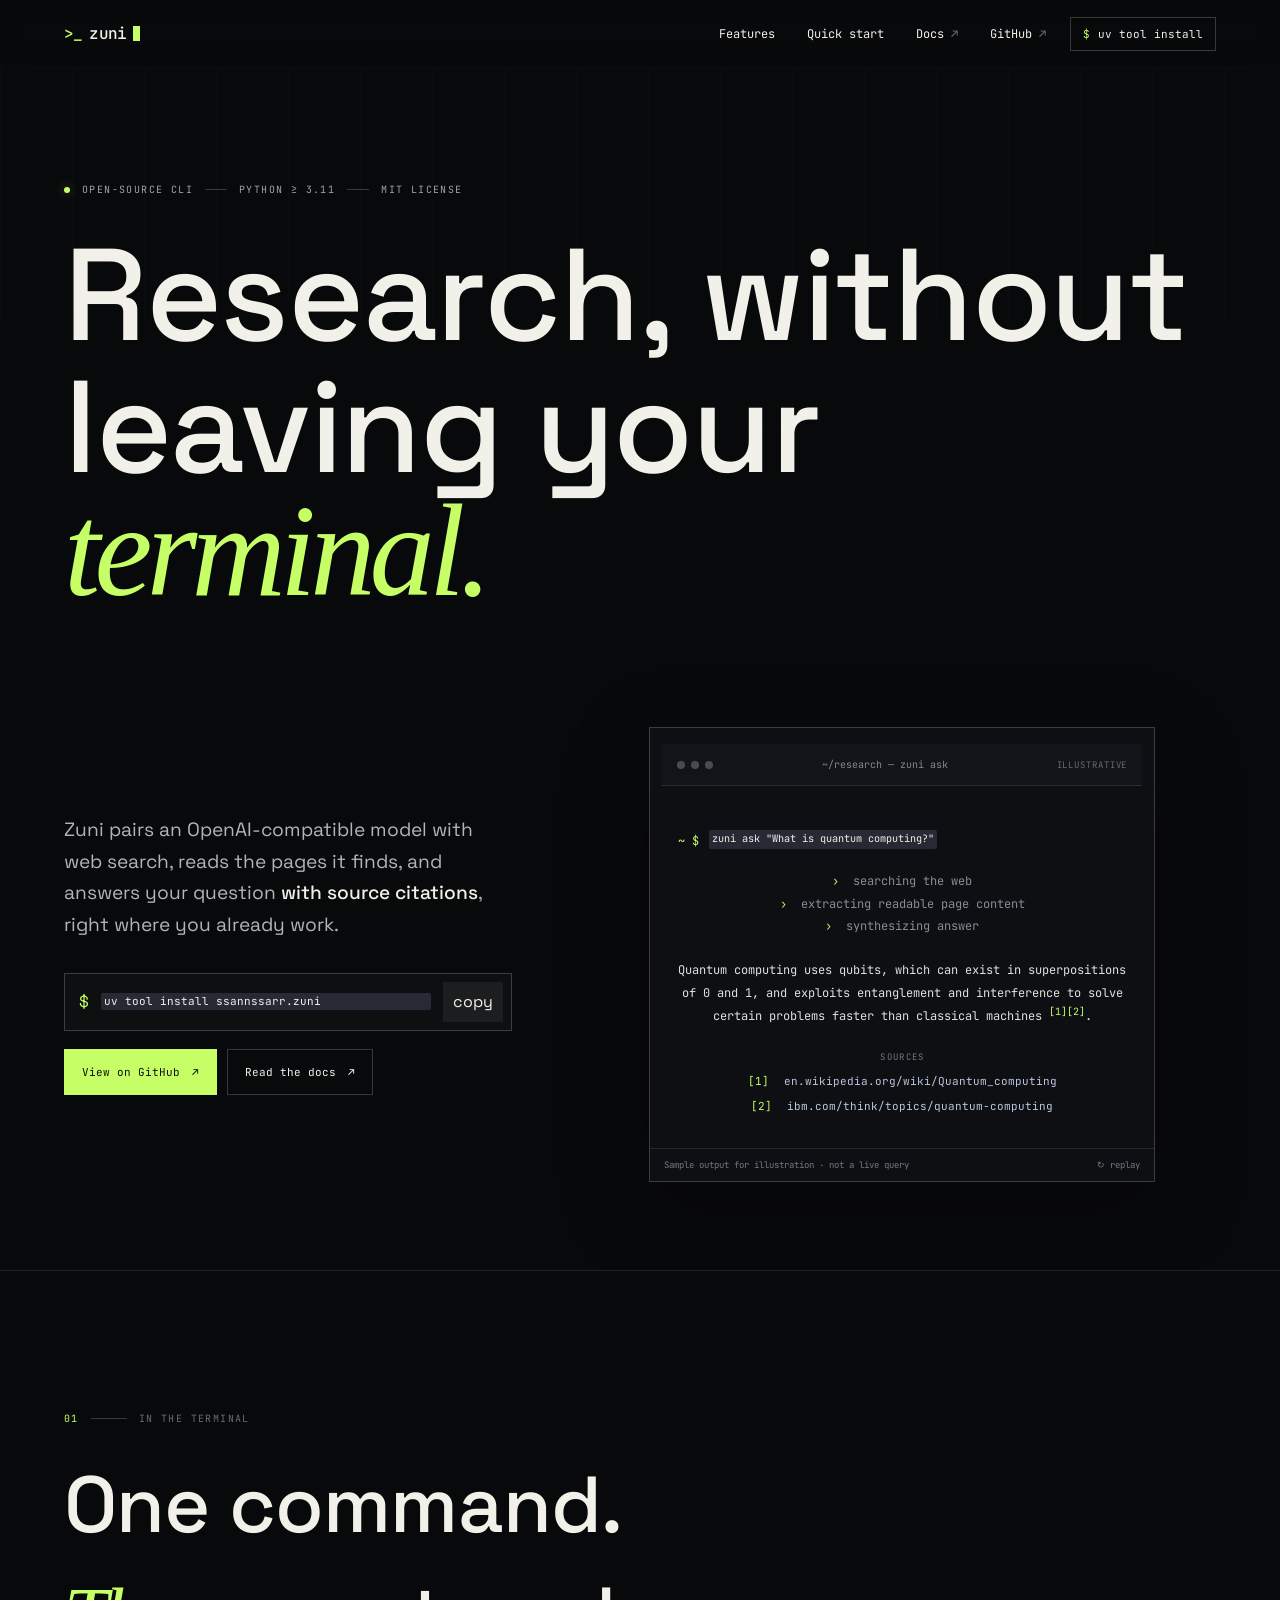
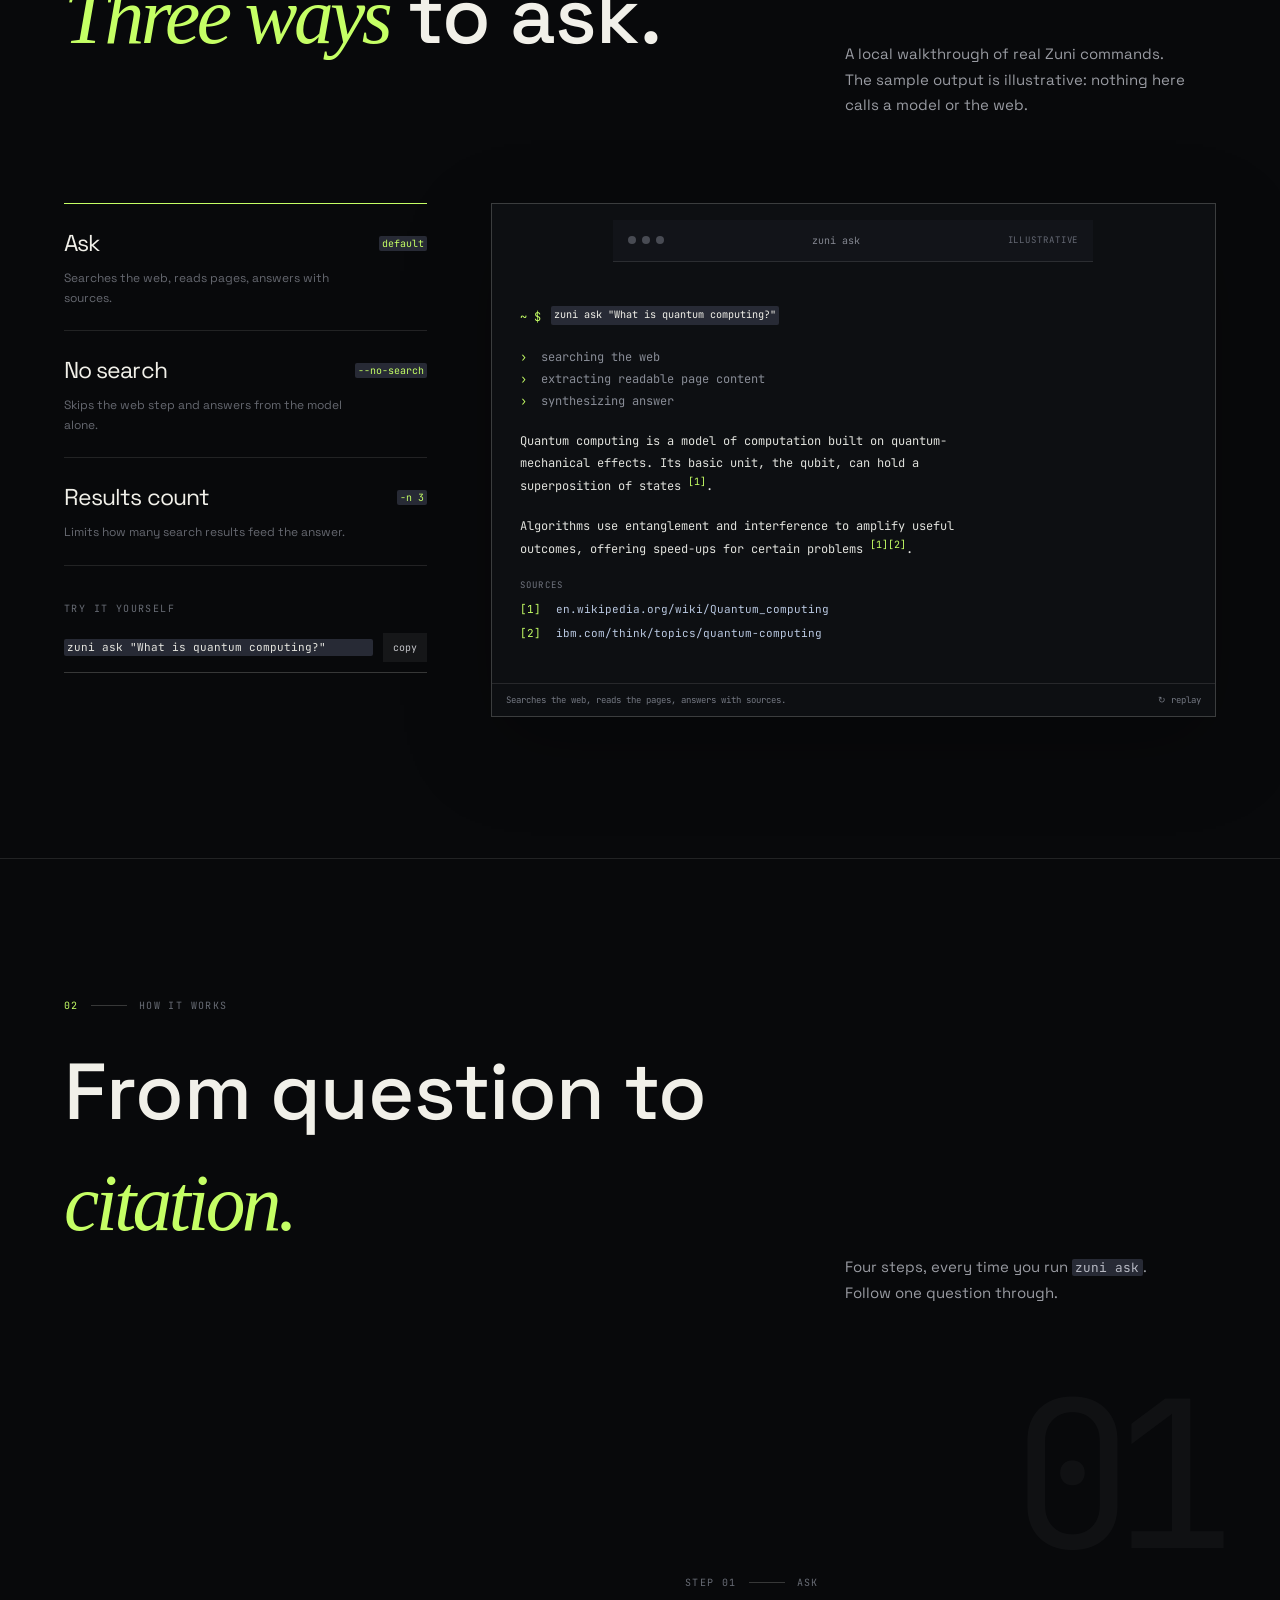
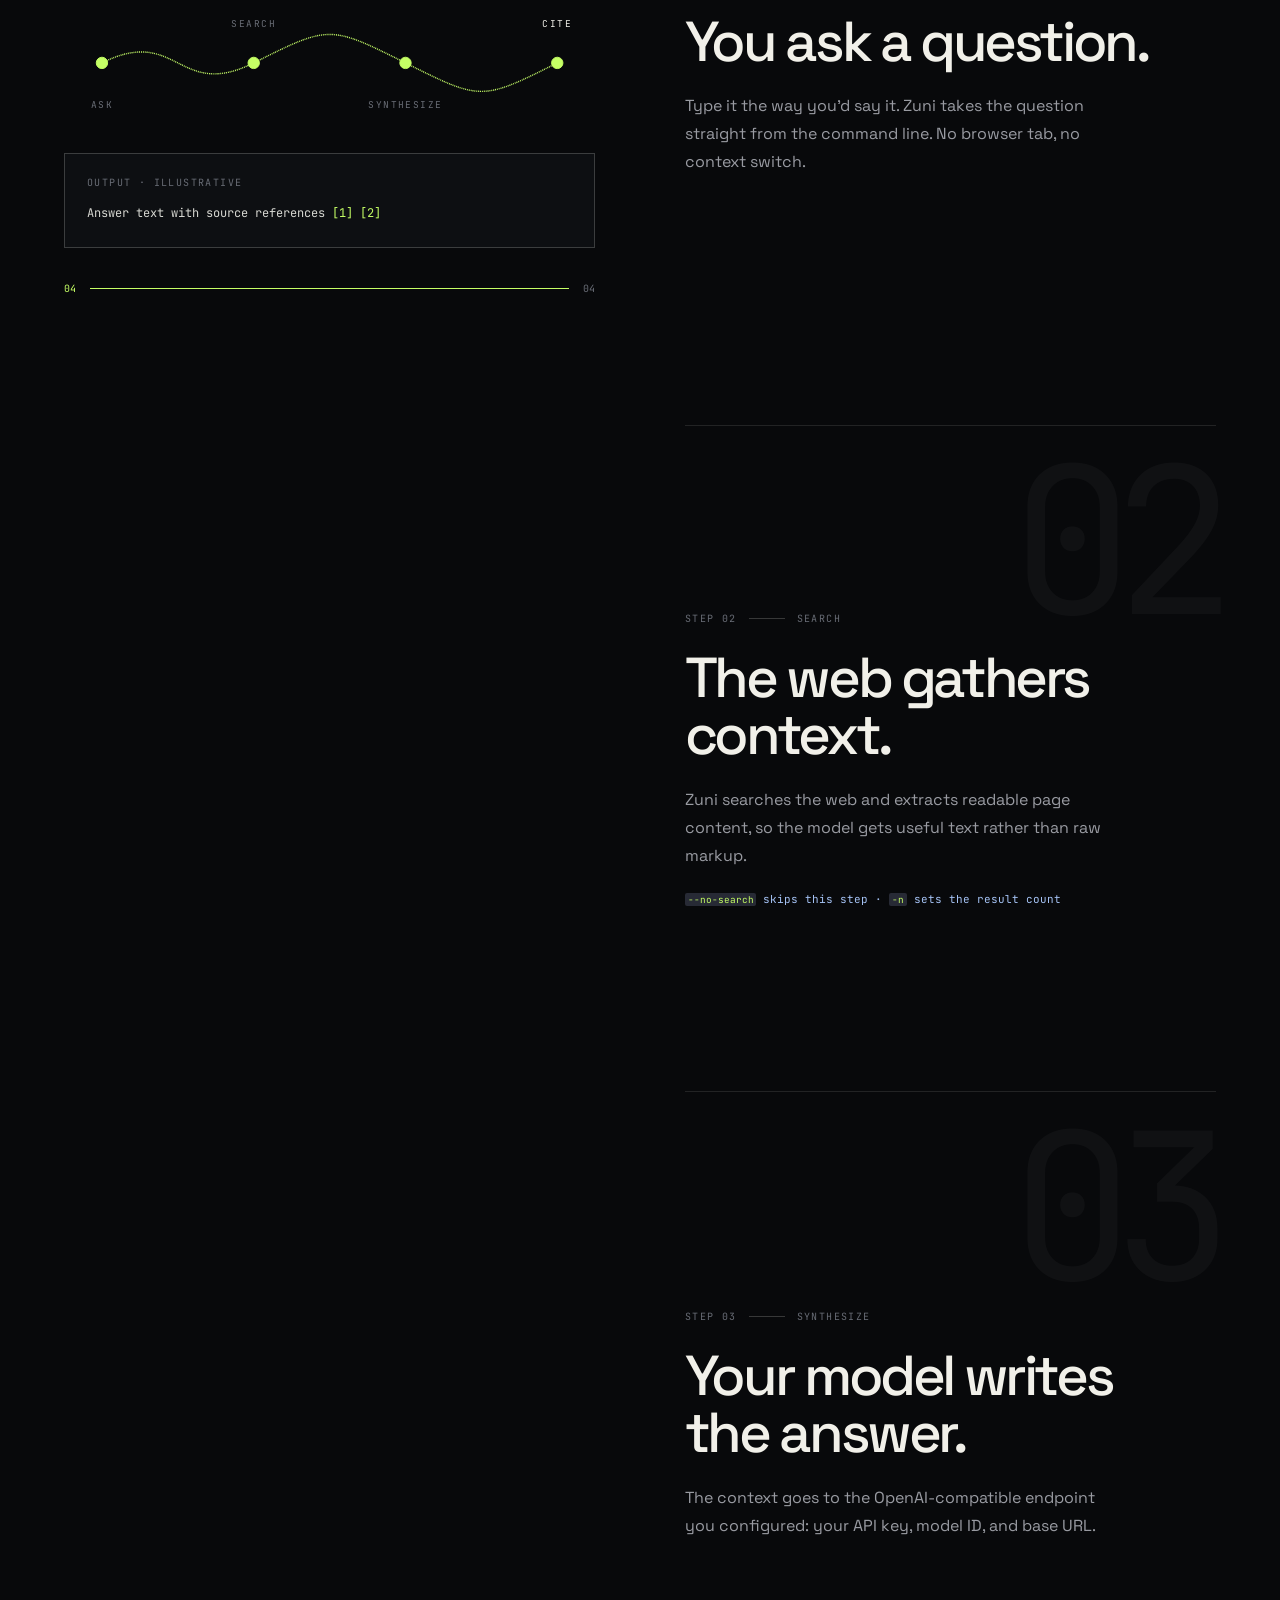
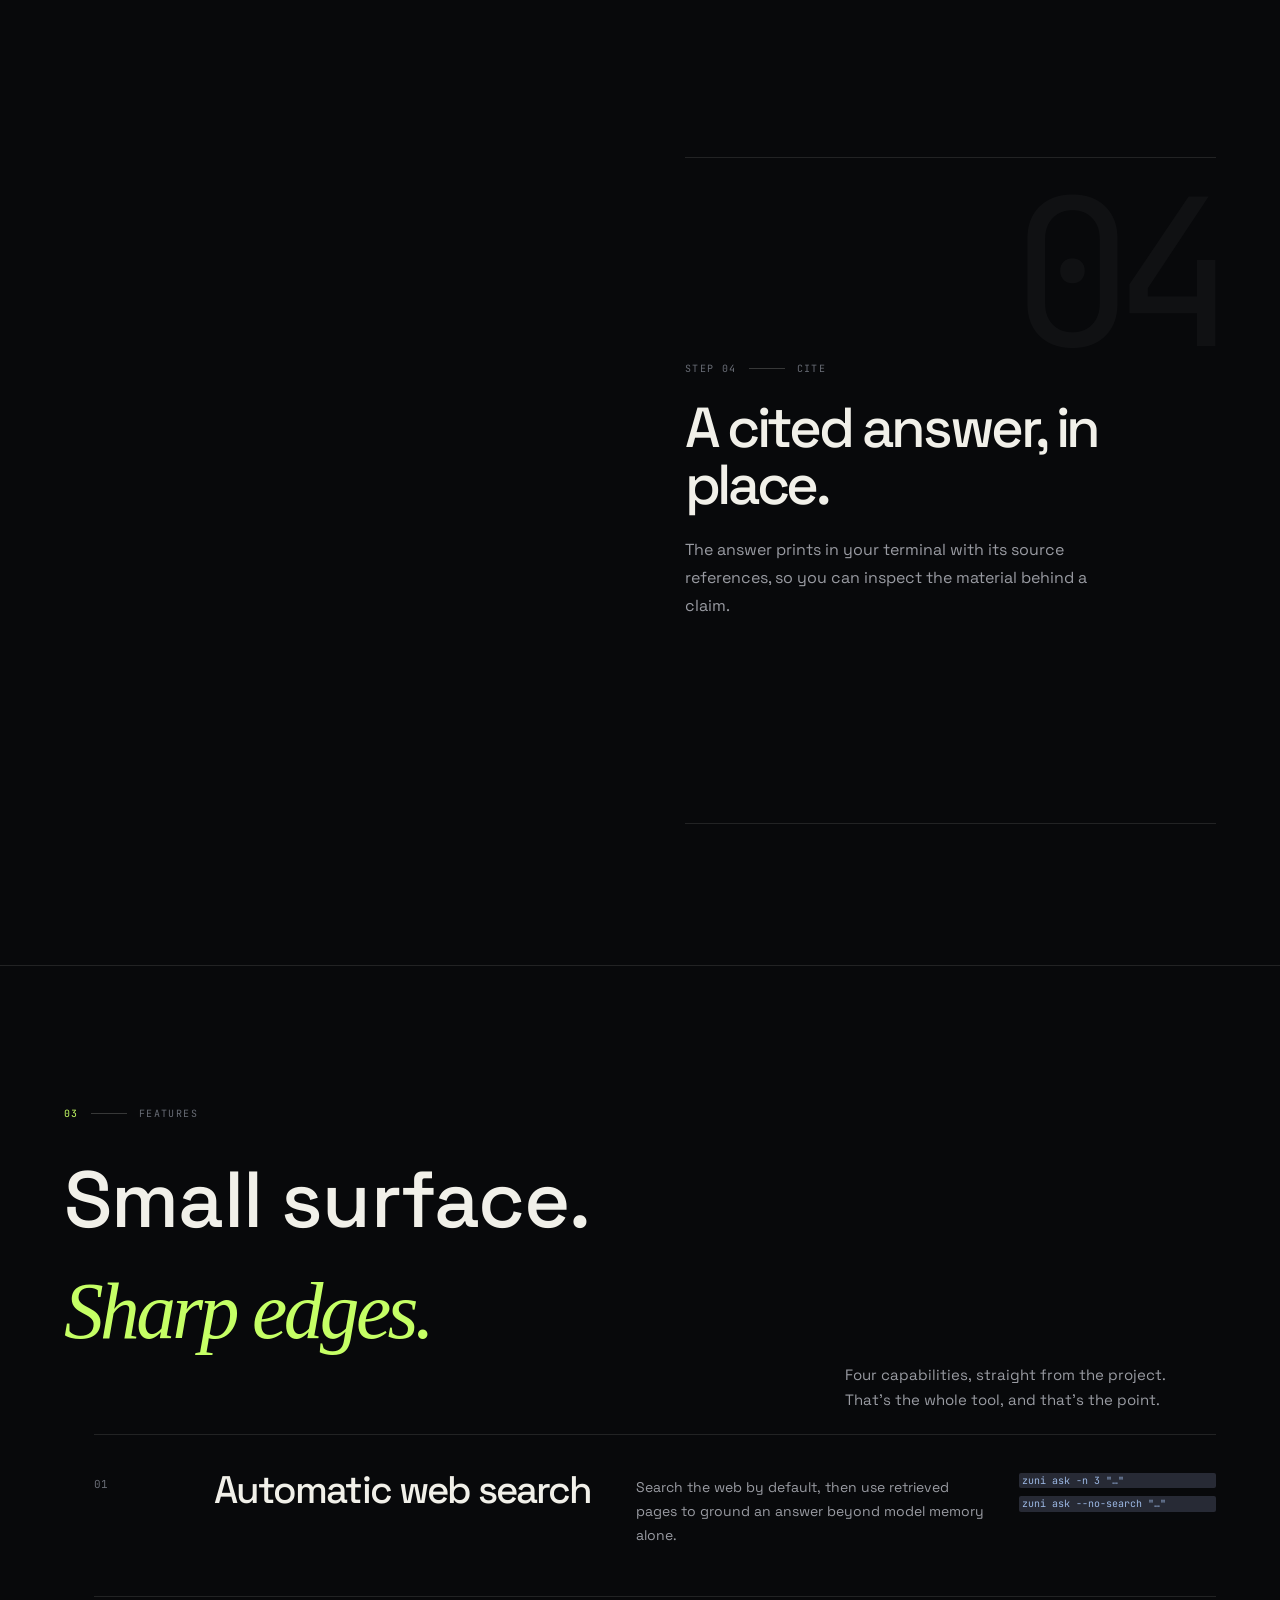
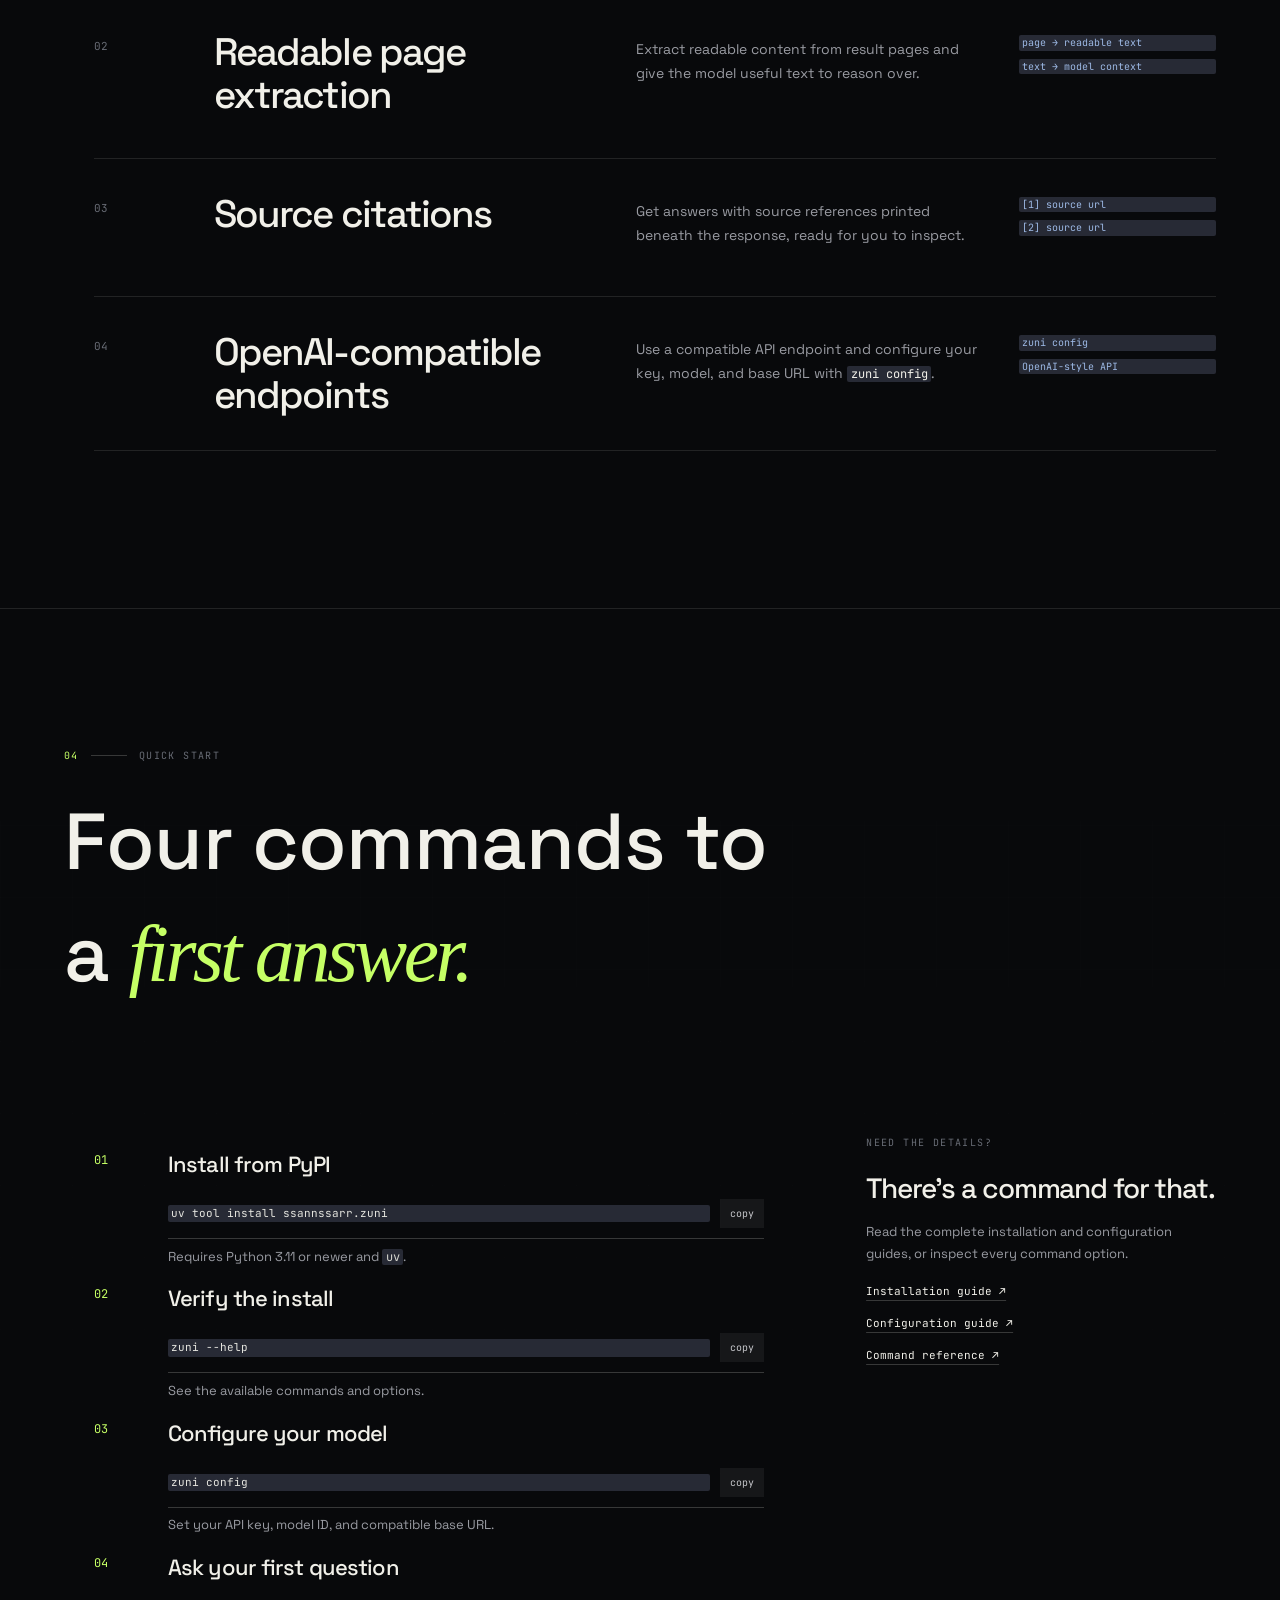
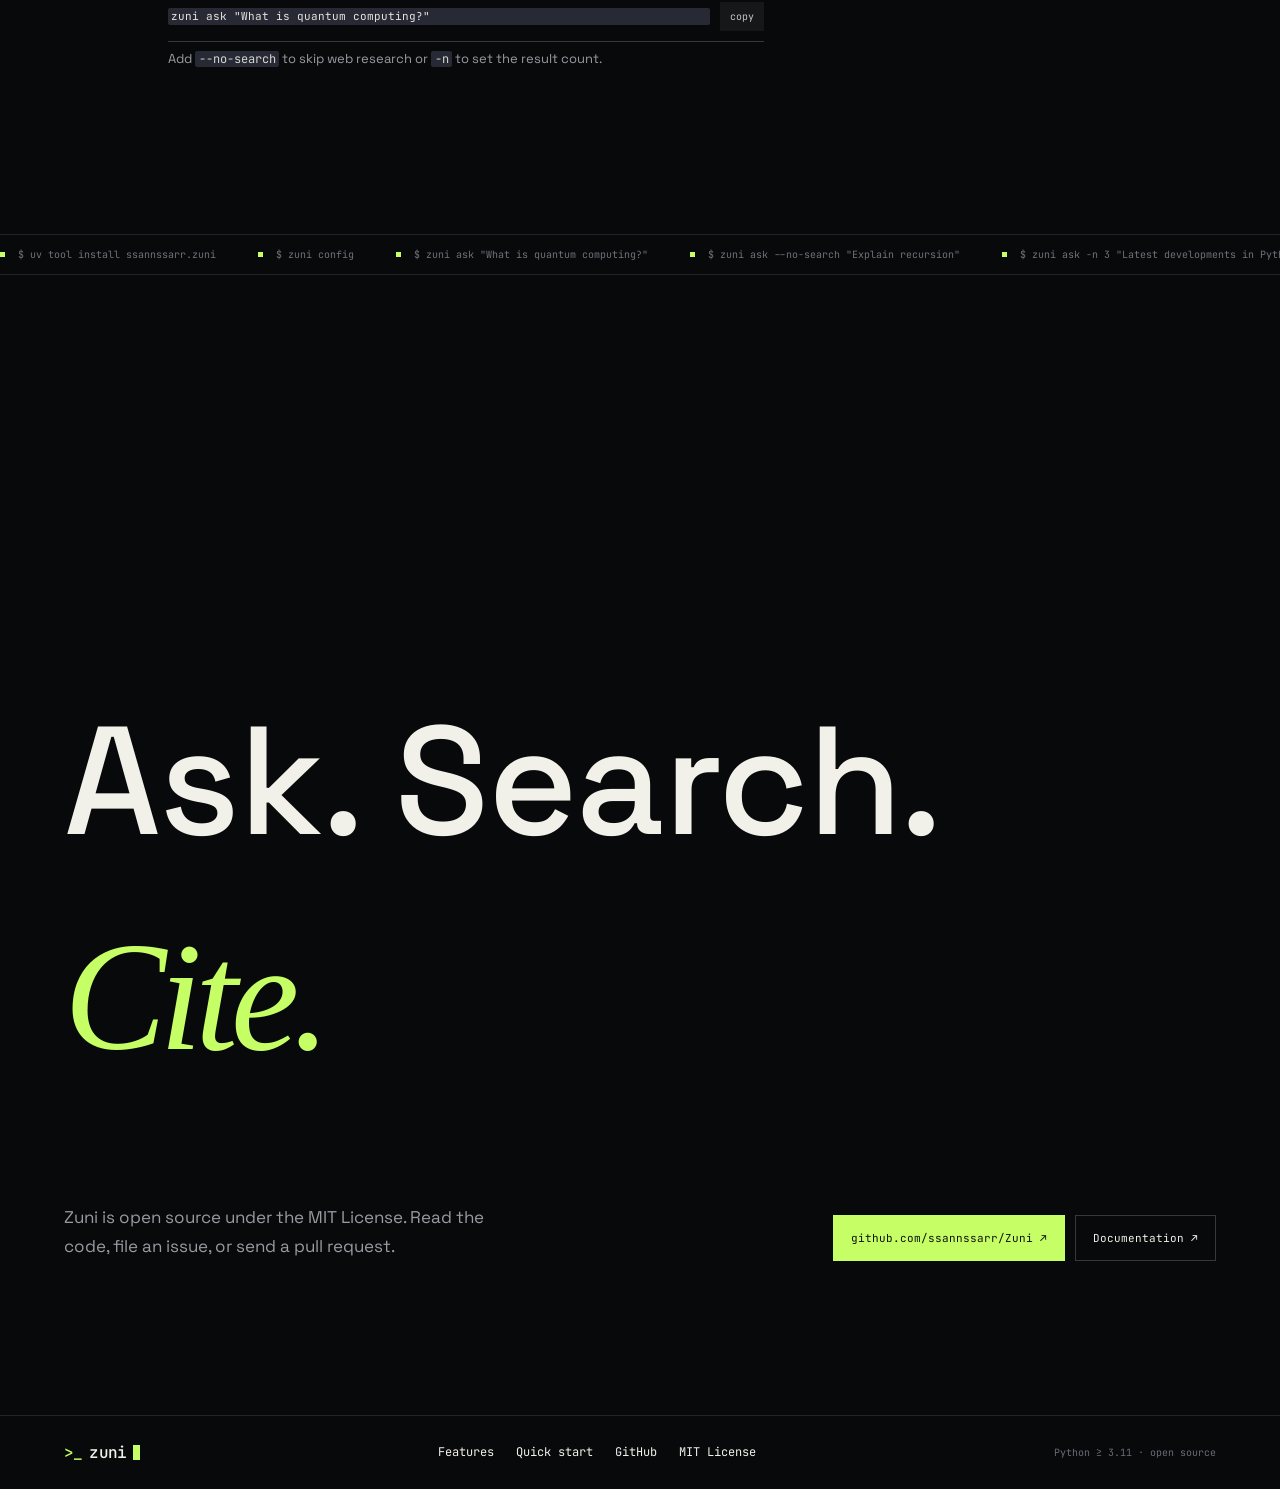
<file: index.html>
<!doctype html>
<html lang="en" class="no-js">
  <head>
    
      <meta charset="utf-8">
      <meta name="viewport" content="width=device-width,initial-scale=1">
      
        <meta name="description" content="One Command Search">
      
      
      
        <link rel="canonical" href="https://ssannssarr.github.io/Zuni/">
      
      
      
        <link rel="next" href="getting-started/installation/">
      
      
        
      
      
      <link rel="icon" href="assets/images/favicon.png">
      <meta name="generator" content="mkdocs-1.6.1, mkdocs-material-9.7.7">
    
    
      
        <title>Zuni</title>
      
    
    
      <link rel="stylesheet" href="assets/stylesheets/main.ec1eaa64.min.css">
      
        
        <link rel="stylesheet" href="assets/stylesheets/palette.ab4e12ef.min.css">
      
      


    
    
      
    
    
      
        
        
        <link rel="preconnect" href="https://fonts.gstatic.com" crossorigin>
        <link rel="stylesheet" href="https://fonts.googleapis.com/css?family=Space+Grotesk:300,300i,400,400i,700,700i%7CJetBrains+Mono:400,400i,700,700i&display=fallback">
        <style>:root{--md-text-font:"Space Grotesk";--md-code-font:"JetBrains Mono"}</style>
      
    
    
      <link rel="stylesheet" href="stylesheets/home.css">
    
    <script>__md_scope=new URL(".",location),__md_hash=e=>[...e].reduce(((e,_)=>(e<<5)-e+_.charCodeAt(0)),0),__md_get=(e,_=localStorage,t=__md_scope)=>JSON.parse(_.getItem(t.pathname+"."+e)),__md_set=(e,_,t=localStorage,a=__md_scope)=>{try{t.setItem(a.pathname+"."+e,JSON.stringify(_))}catch(e){}}</script>
    
      

    
    
  </head>
  
  
    
    
    
    
    
    <body dir="ltr" data-md-color-scheme="slate" data-md-color-primary="black" data-md-color-accent="lime">
  
    
    <input class="md-toggle" data-md-toggle="drawer" type="checkbox" id="__drawer" autocomplete="off">
    <input class="md-toggle" data-md-toggle="search" type="checkbox" id="__search" autocomplete="off">
    <label class="md-overlay" for="__drawer"></label>
    <div data-md-component="skip">
      
    </div>
    <div data-md-component="announce">
      
    </div>
    
    
      

<header class="md-header" data-md-component="header">
  <nav class="md-header__inner md-grid" aria-label="Header">
    <a href="." title="Zuni" class="md-header__button md-logo" aria-label="Zuni" data-md-component="logo">
      
  
  <svg xmlns="http://www.w3.org/2000/svg" viewBox="0 0 24 24"><path d="M12 8a3 3 0 0 0 3-3 3 3 0 0 0-3-3 3 3 0 0 0-3 3 3 3 0 0 0 3 3m0 3.54C9.64 9.35 6.5 8 3 8v11c3.5 0 6.64 1.35 9 3.54 2.36-2.19 5.5-3.54 9-3.54V8c-3.5 0-6.64 1.35-9 3.54"/></svg>

    </a>
    <label class="md-header__button md-icon" for="__drawer">
      
      <svg xmlns="http://www.w3.org/2000/svg" viewBox="0 0 24 24"><path d="M3 6h18v2H3zm0 5h18v2H3zm0 5h18v2H3z"/></svg>
    </label>
    <div class="md-header__title" data-md-component="header-title">
      <div class="md-header__ellipsis">
        <div class="md-header__topic">
          <span class="md-ellipsis">
            Zuni
          </span>
        </div>
        <div class="md-header__topic" data-md-component="header-topic">
          <span class="md-ellipsis">
            
              Home
            
          </span>
        </div>
      </div>
    </div>
    
      
    
    
    
    
      
      
        <label class="md-header__button md-icon" for="__search">
          
          <svg xmlns="http://www.w3.org/2000/svg" viewBox="0 0 24 24"><path d="M9.5 3A6.5 6.5 0 0 1 16 9.5c0 1.61-.59 3.09-1.56 4.23l.27.27h.79l5 5-1.5 1.5-5-5v-.79l-.27-.27A6.52 6.52 0 0 1 9.5 16 6.5 6.5 0 0 1 3 9.5 6.5 6.5 0 0 1 9.5 3m0 2C7 5 5 7 5 9.5S7 14 9.5 14 14 12 14 9.5 12 5 9.5 5"/></svg>
        </label>
        <div class="md-search" data-md-component="search" role="dialog">
  <label class="md-search__overlay" for="__search"></label>
  <div class="md-search__inner" role="search">
    <form class="md-search__form" name="search">
      <input type="text" class="md-search__input" name="query" aria-label="Search" placeholder="Search" autocapitalize="off" autocorrect="off" autocomplete="off" spellcheck="false" data-md-component="search-query" required>
      <label class="md-search__icon md-icon" for="__search">
        
        <svg xmlns="http://www.w3.org/2000/svg" viewBox="0 0 24 24"><path d="M9.5 3A6.5 6.5 0 0 1 16 9.5c0 1.61-.59 3.09-1.56 4.23l.27.27h.79l5 5-1.5 1.5-5-5v-.79l-.27-.27A6.52 6.52 0 0 1 9.5 16 6.5 6.5 0 0 1 3 9.5 6.5 6.5 0 0 1 9.5 3m0 2C7 5 5 7 5 9.5S7 14 9.5 14 14 12 14 9.5 12 5 9.5 5"/></svg>
        
        <svg xmlns="http://www.w3.org/2000/svg" viewBox="0 0 24 24"><path d="M20 11v2H8l5.5 5.5-1.42 1.42L4.16 12l7.92-7.92L13.5 5.5 8 11z"/></svg>
      </label>
      <nav class="md-search__options" aria-label="Search">
        
        <button type="reset" class="md-search__icon md-icon" title="Clear" aria-label="Clear" tabindex="-1">
          
          <svg xmlns="http://www.w3.org/2000/svg" viewBox="0 0 24 24"><path d="M19 6.41 17.59 5 12 10.59 6.41 5 5 6.41 10.59 12 5 17.59 6.41 19 12 13.41 17.59 19 19 17.59 13.41 12z"/></svg>
        </button>
      </nav>
      
    </form>
    <div class="md-search__output">
      <div class="md-search__scrollwrap" tabindex="0" data-md-scrollfix>
        <div class="md-search-result" data-md-component="search-result">
          <div class="md-search-result__meta">
            Initializing search
          </div>
          <ol class="md-search-result__list" role="presentation"></ol>
        </div>
      </div>
    </div>
  </div>
</div>
      
    
    
      <div class="md-header__source">
        <a href="https://github.com/ssannssarr/Zuni" title="Go to repository" class="md-source" data-md-component="source">
  <div class="md-source__icon md-icon">
    
    <svg xmlns="http://www.w3.org/2000/svg" viewBox="0 0 512 512"><!--! Font Awesome Free 7.1.0 by @fontawesome - https://fontawesome.com License - https://fontawesome.com/license/free (Icons: CC BY 4.0, Fonts: SIL OFL 1.1, Code: MIT License) Copyright 2025 Fonticons, Inc.--><path d="M173.9 397.4c0 2-2.3 3.6-5.2 3.6-3.3.3-5.6-1.3-5.6-3.6 0-2 2.3-3.6 5.2-3.6 3-.3 5.6 1.3 5.6 3.6m-31.1-4.5c-.7 2 1.3 4.3 4.3 4.9 2.6 1 5.6 0 6.2-2s-1.3-4.3-4.3-5.2c-2.6-.7-5.5.3-6.2 2.3m44.2-1.7c-2.9.7-4.9 2.6-4.6 4.9.3 2 2.9 3.3 5.9 2.6 2.9-.7 4.9-2.6 4.6-4.6-.3-1.9-3-3.2-5.9-2.9M252.8 8C114.1 8 8 113.3 8 252c0 110.9 69.8 205.8 169.5 239.2 12.8 2.3 17.3-5.6 17.3-12.1 0-6.2-.3-40.4-.3-61.4 0 0-70 15-84.7-29.8 0 0-11.4-29.1-27.8-36.6 0 0-22.9-15.7 1.6-15.4 0 0 24.9 2 38.6 25.8 21.9 38.6 58.6 27.5 72.9 20.9 2.3-16 8.8-27.1 16-33.7-55.9-6.2-112.3-14.3-112.3-110.5 0-27.5 7.6-41.3 23.6-58.9-2.6-6.5-11.1-33.3 2.6-67.9 20.9-6.5 69 27 69 27 20-5.6 41.5-8.5 62.8-8.5s42.8 2.9 62.8 8.5c0 0 48.1-33.6 69-27 13.7 34.7 5.2 61.4 2.6 67.9 16 17.7 25.8 31.5 25.8 58.9 0 96.5-58.9 104.2-114.8 110.5 9.2 7.9 17 22.9 17 46.4 0 33.7-.3 75.4-.3 83.6 0 6.5 4.6 14.4 17.3 12.1C436.2 457.8 504 362.9 504 252 504 113.3 391.5 8 252.8 8M105.2 352.9c-1.3 1-1 3.3.7 5.2 1.6 1.6 3.9 2.3 5.2 1 1.3-1 1-3.3-.7-5.2-1.6-1.6-3.9-2.3-5.2-1m-10.8-8.1c-.7 1.3.3 2.9 2.3 3.9 1.6 1 3.6.7 4.3-.7.7-1.3-.3-2.9-2.3-3.9-2-.6-3.6-.3-4.3.7m32.4 35.6c-1.6 1.3-1 4.3 1.3 6.2 2.3 2.3 5.2 2.6 6.5 1 1.3-1.3.7-4.3-1.3-6.2-2.2-2.3-5.2-2.6-6.5-1m-11.4-14.7c-1.6 1-1.6 3.6 0 5.9s4.3 3.3 5.6 2.3c1.6-1.3 1.6-3.9 0-6.2-1.4-2.3-4-3.3-5.6-2"/></svg>
  </div>
  <div class="md-source__repository">
    ssannssarr/Zuni
  </div>
</a>
      </div>
    
  </nav>
  
</header>
    
    <div class="md-container" data-md-component="container">
      
      
        
          
            
<nav class="md-tabs" aria-label="Tabs" data-md-component="tabs">
  <div class="md-grid">
    <ul class="md-tabs__list">
      
        
  
  
  
    
  
  
    <li class="md-tabs__item md-tabs__item--active">
      <a href="." class="md-tabs__link">
        
  
  
    
  
  Home

      </a>
    </li>
  

      
        
  
  
  
  
    
    
      <li class="md-tabs__item">
        <a href="getting-started/installation/" class="md-tabs__link">
          
  
  
  Getting Started

        </a>
      </li>
    
  

      
        
  
  
  
  
    
    
      <li class="md-tabs__item">
        <a href="guide/commands/" class="md-tabs__link">
          
  
  
  Guide

        </a>
      </li>
    
  

      
        
  
  
  
  
    
    
      <li class="md-tabs__item">
        <a href="development/project-structure/" class="md-tabs__link">
          
  
  
  Development

        </a>
      </li>
    
  

      
        
  
  
  
  
    <li class="md-tabs__item">
      <a href="roadmap/" class="md-tabs__link">
        
  
  
    
  
  Roadmap

      </a>
    </li>
  

      
        
  
  
  
  
    <li class="md-tabs__item">
      <a href="faq/" class="md-tabs__link">
        
  
  
    
  
  FAQ

      </a>
    </li>
  

      
    </ul>
  </div>
</nav>
          
        
      
      <main class="md-main" data-md-component="main">
        <div class="md-main__inner md-grid">
          
            
              
                
              
              <div class="md-sidebar md-sidebar--primary" data-md-component="sidebar" data-md-type="navigation" hidden>
                <div class="md-sidebar__scrollwrap">
                  <div class="md-sidebar__inner">
                    


  


<nav class="md-nav md-nav--primary md-nav--lifted" aria-label="Navigation" data-md-level="0">
  <label class="md-nav__title" for="__drawer">
    <a href="." title="Zuni" class="md-nav__button md-logo" aria-label="Zuni" data-md-component="logo">
      
  
  <svg xmlns="http://www.w3.org/2000/svg" viewBox="0 0 24 24"><path d="M12 8a3 3 0 0 0 3-3 3 3 0 0 0-3-3 3 3 0 0 0-3 3 3 3 0 0 0 3 3m0 3.54C9.64 9.35 6.5 8 3 8v11c3.5 0 6.64 1.35 9 3.54 2.36-2.19 5.5-3.54 9-3.54V8c-3.5 0-6.64 1.35-9 3.54"/></svg>

    </a>
    Zuni
  </label>
  
    <div class="md-nav__source">
      <a href="https://github.com/ssannssarr/Zuni" title="Go to repository" class="md-source" data-md-component="source">
  <div class="md-source__icon md-icon">
    
    <svg xmlns="http://www.w3.org/2000/svg" viewBox="0 0 512 512"><!--! Font Awesome Free 7.1.0 by @fontawesome - https://fontawesome.com License - https://fontawesome.com/license/free (Icons: CC BY 4.0, Fonts: SIL OFL 1.1, Code: MIT License) Copyright 2025 Fonticons, Inc.--><path d="M173.9 397.4c0 2-2.3 3.6-5.2 3.6-3.3.3-5.6-1.3-5.6-3.6 0-2 2.3-3.6 5.2-3.6 3-.3 5.6 1.3 5.6 3.6m-31.1-4.5c-.7 2 1.3 4.3 4.3 4.9 2.6 1 5.6 0 6.2-2s-1.3-4.3-4.3-5.2c-2.6-.7-5.5.3-6.2 2.3m44.2-1.7c-2.9.7-4.9 2.6-4.6 4.9.3 2 2.9 3.3 5.9 2.6 2.9-.7 4.9-2.6 4.6-4.6-.3-1.9-3-3.2-5.9-2.9M252.8 8C114.1 8 8 113.3 8 252c0 110.9 69.8 205.8 169.5 239.2 12.8 2.3 17.3-5.6 17.3-12.1 0-6.2-.3-40.4-.3-61.4 0 0-70 15-84.7-29.8 0 0-11.4-29.1-27.8-36.6 0 0-22.9-15.7 1.6-15.4 0 0 24.9 2 38.6 25.8 21.9 38.6 58.6 27.5 72.9 20.9 2.3-16 8.8-27.1 16-33.7-55.9-6.2-112.3-14.3-112.3-110.5 0-27.5 7.6-41.3 23.6-58.9-2.6-6.5-11.1-33.3 2.6-67.9 20.9-6.5 69 27 69 27 20-5.6 41.5-8.5 62.8-8.5s42.8 2.9 62.8 8.5c0 0 48.1-33.6 69-27 13.7 34.7 5.2 61.4 2.6 67.9 16 17.7 25.8 31.5 25.8 58.9 0 96.5-58.9 104.2-114.8 110.5 9.2 7.9 17 22.9 17 46.4 0 33.7-.3 75.4-.3 83.6 0 6.5 4.6 14.4 17.3 12.1C436.2 457.8 504 362.9 504 252 504 113.3 391.5 8 252.8 8M105.2 352.9c-1.3 1-1 3.3.7 5.2 1.6 1.6 3.9 2.3 5.2 1 1.3-1 1-3.3-.7-5.2-1.6-1.6-3.9-2.3-5.2-1m-10.8-8.1c-.7 1.3.3 2.9 2.3 3.9 1.6 1 3.6.7 4.3-.7.7-1.3-.3-2.9-2.3-3.9-2-.6-3.6-.3-4.3.7m32.4 35.6c-1.6 1.3-1 4.3 1.3 6.2 2.3 2.3 5.2 2.6 6.5 1 1.3-1.3.7-4.3-1.3-6.2-2.2-2.3-5.2-2.6-6.5-1m-11.4-14.7c-1.6 1-1.6 3.6 0 5.9s4.3 3.3 5.6 2.3c1.6-1.3 1.6-3.9 0-6.2-1.4-2.3-4-3.3-5.6-2"/></svg>
  </div>
  <div class="md-source__repository">
    ssannssarr/Zuni
  </div>
</a>
    </div>
  
  <ul class="md-nav__list" data-md-scrollfix>
    
      
      
  
  
    
  
  
  
    <li class="md-nav__item md-nav__item--active">
      
      <input class="md-nav__toggle md-toggle" type="checkbox" id="__toc">
      
      
      
      <a href="." class="md-nav__link md-nav__link--active">
        
  
  
  <span class="md-ellipsis">
    
  
    Home
  

    
  </span>
  
  

      </a>
      
    </li>
  

    
      
      
  
  
  
  
    
    
    
    
      
      
        
      
    
    
    <li class="md-nav__item md-nav__item--nested">
      
        
        
        <input class="md-nav__toggle md-toggle " type="checkbox" id="__nav_2" >
        
          
          <label class="md-nav__link" for="__nav_2" id="__nav_2_label" tabindex="0">
            
  
  
  <span class="md-ellipsis">
    
  
    Getting Started
  

    
  </span>
  
  

            <span class="md-nav__icon md-icon"></span>
          </label>
        
        <nav class="md-nav" data-md-level="1" aria-labelledby="__nav_2_label" aria-expanded="false">
          <label class="md-nav__title" for="__nav_2">
            <span class="md-nav__icon md-icon"></span>
            
  
    Getting Started
  

          </label>
          <ul class="md-nav__list" data-md-scrollfix>
            
              
                
  
  
  
  
    <li class="md-nav__item">
      <a href="getting-started/installation/" class="md-nav__link">
        
  
  
  <span class="md-ellipsis">
    
  
    Installation
  

    
  </span>
  
  

      </a>
    </li>
  

              
            
              
                
  
  
  
  
    <li class="md-nav__item">
      <a href="getting-started/configuration/" class="md-nav__link">
        
  
  
  <span class="md-ellipsis">
    
  
    Configuration
  

    
  </span>
  
  

      </a>
    </li>
  

              
            
          </ul>
        </nav>
      
    </li>
  

    
      
      
  
  
  
  
    
    
    
    
      
      
        
      
    
    
    <li class="md-nav__item md-nav__item--nested">
      
        
        
        <input class="md-nav__toggle md-toggle " type="checkbox" id="__nav_3" >
        
          
          <label class="md-nav__link" for="__nav_3" id="__nav_3_label" tabindex="0">
            
  
  
  <span class="md-ellipsis">
    
  
    Guide
  

    
  </span>
  
  

            <span class="md-nav__icon md-icon"></span>
          </label>
        
        <nav class="md-nav" data-md-level="1" aria-labelledby="__nav_3_label" aria-expanded="false">
          <label class="md-nav__title" for="__nav_3">
            <span class="md-nav__icon md-icon"></span>
            
  
    Guide
  

          </label>
          <ul class="md-nav__list" data-md-scrollfix>
            
              
                
  
  
  
  
    <li class="md-nav__item">
      <a href="guide/commands/" class="md-nav__link">
        
  
  
  <span class="md-ellipsis">
    
  
    Commands
  

    
  </span>
  
  

      </a>
    </li>
  

              
            
              
                
  
  
  
  
    <li class="md-nav__item">
      <a href="guide/architecture/" class="md-nav__link">
        
  
  
  <span class="md-ellipsis">
    
  
    Architecture
  

    
  </span>
  
  

      </a>
    </li>
  

              
            
              
                
  
  
  
  
    <li class="md-nav__item">
      <a href="guide/troubleshooting/" class="md-nav__link">
        
  
  
  <span class="md-ellipsis">
    
  
    Troubleshooting
  

    
  </span>
  
  

      </a>
    </li>
  

              
            
          </ul>
        </nav>
      
    </li>
  

    
      
      
  
  
  
  
    
    
    
    
      
      
        
      
    
    
    <li class="md-nav__item md-nav__item--nested">
      
        
        
        <input class="md-nav__toggle md-toggle " type="checkbox" id="__nav_4" >
        
          
          <label class="md-nav__link" for="__nav_4" id="__nav_4_label" tabindex="0">
            
  
  
  <span class="md-ellipsis">
    
  
    Development
  

    
  </span>
  
  

            <span class="md-nav__icon md-icon"></span>
          </label>
        
        <nav class="md-nav" data-md-level="1" aria-labelledby="__nav_4_label" aria-expanded="false">
          <label class="md-nav__title" for="__nav_4">
            <span class="md-nav__icon md-icon"></span>
            
  
    Development
  

          </label>
          <ul class="md-nav__list" data-md-scrollfix>
            
              
                
  
  
  
  
    <li class="md-nav__item">
      <a href="development/project-structure/" class="md-nav__link">
        
  
  
  <span class="md-ellipsis">
    
  
    Project Structure
  

    
  </span>
  
  

      </a>
    </li>
  

              
            
              
                
  
  
  
  
    <li class="md-nav__item">
      <a href="development/contributing/" class="md-nav__link">
        
  
  
  <span class="md-ellipsis">
    
  
    Contributing
  

    
  </span>
  
  

      </a>
    </li>
  

              
            
          </ul>
        </nav>
      
    </li>
  

    
      
      
  
  
  
  
    <li class="md-nav__item">
      <a href="roadmap/" class="md-nav__link">
        
  
  
  <span class="md-ellipsis">
    
  
    Roadmap
  

    
  </span>
  
  

      </a>
    </li>
  

    
      
      
  
  
  
  
    <li class="md-nav__item">
      <a href="faq/" class="md-nav__link">
        
  
  
  <span class="md-ellipsis">
    
  
    FAQ
  

    
  </span>
  
  

      </a>
    </li>
  

    
  </ul>
</nav>
                  </div>
                </div>
              </div>
            
            
              
                
              
              <div class="md-sidebar md-sidebar--secondary" data-md-component="sidebar" data-md-type="toc" hidden>
                <div class="md-sidebar__scrollwrap">
                  <div class="md-sidebar__inner">
                    

<nav class="md-nav md-nav--secondary" aria-label="Table of contents">
  
  
  
  
</nav>
                  </div>
                </div>
              </div>
            
          
          
            <div class="md-content" data-md-component="content">
              
              <article class="md-content__inner md-typeset">
                
                  
  



  
  


<div class="zuni-site" id="top">

<header class="zuni-topbar">
  <a class="zuni-wordmark" href="#top" aria-label="Zuni home"><span aria-hidden="true">&gt;_</span> zuni<span class="zuni-cursor" aria-hidden="true"></span></a>
  <nav aria-label="Primary navigation" class="zuni-nav">
    <a href="#features">Features</a>
    <a href="#quick-start">Quick start</a>
    <a href="getting-started/installation">Docs <span aria-hidden="true">↗</span></a>
    <a href="https://github.com/ssannssarr/Zuni">GitHub <span aria-hidden="true">↗</span></a>
  </nav>
  <button class="zuni-copy-top" data-copy="uv tool install ssannssarr.zuni"><span aria-hidden="true">$</span> <span data-copy-label>uv tool install</span></button>
  <button class="zuni-menu-toggle" type="button" aria-expanded="false" aria-controls="zuni-mobile-nav" aria-label="Open menu"><span></span><span></span></button>
</header>
<nav id="zuni-mobile-nav" class="zuni-mobile-nav" aria-label="Mobile navigation" hidden>
  <a href="#features">Features</a><a href="#quick-start">Quick start</a><a href="getting-started/installation/">Docs ↗</a><a href="https://github.com/ssannssarr/Zuni">GitHub ↗</a>
</nav>

<main id="zuni-main">
<section class="zuni-hero" aria-labelledby="zuni-hero-title">
  <div class="zuni-grid" aria-hidden="true"></div>
  <div class="zuni-hero-inner">
    <div class="zuni-eyebrow zuni-hero-eyebrow"><span class="zuni-live-dot"></span> OPEN-SOURCE CLI <span class="zuni-eyebrow-divider"></span> PYTHON ≥ 3.11 <span class="zuni-eyebrow-divider"></span> MIT LICENSE</div>
    <h1 id="zuni-hero-title" class="zuni-display"><span class="zuni-reveal-line">Research, without</span><span class="zuni-reveal-line">leaving your <em>terminal.</em></span></h1>
    <div class="zuni-hero-bottom">
      <div class="zuni-hero-copy">
        <p>Zuni pairs an OpenAI-compatible model with web search, reads the pages it finds, and answers your question <strong>with source citations</strong>, right where you already work.</p>
        <div class="zuni-command-chip"><span class="zuni-prompt">$</span><code>uv tool install ssannssarr.zuni</code><button class="zuni-copy-button" data-copy="uv tool install ssannssarr.zuni" aria-label="Copy install command"><span data-copy-label>copy</span></button></div>
        <div class="zuni-actions"><a class="zuni-button zuni-button-signal" href="https://github.com/ssannssarr/Zuni">View on GitHub <span aria-hidden="true">↗</span></a><a class="zuni-button zuni-button-outline" href="getting-started/installation/">Read the docs <span aria-hidden="true">↗</span></a></div>
      </div>
      <figure class="zuni-terminal zuni-hero-terminal" data-reveal>
        <figcaption class="zuni-terminal-bar"><span class="zuni-window-dots" aria-hidden="true"><i></i><i></i><i></i></span><span class="zuni-terminal-title">~/research — zuni ask</span><span class="zuni-terminal-tag">ILLUSTRATIVE</span></figcaption>
        <div class="zuni-terminal-body zuni-hero-output">
          <div class="zuni-command-line"><span class="zuni-prompt">~ $</span> <code>zuni ask "What is quantum computing?"</code></div>
          <div class="zuni-output-lines">
            <p class="zuni-status"><span>›</span> searching the web</p>
            <p class="zuni-status"><span>›</span> extracting readable page content</p>
            <p class="zuni-status"><span>›</span> synthesizing answer</p>
            <p class="zuni-answer">Quantum computing uses qubits, which can exist in superpositions of 0 and 1, and exploits entanglement and interference to solve certain problems faster than classical machines <sup>[1][2]</sup>.</p>
            <p class="zuni-source-label">SOURCES</p>
            <p class="zuni-source"><span>[1]</span> en.wikipedia.org/wiki/Quantum_computing</p>
            <p class="zuni-source"><span>[2]</span> ibm.com/think/topics/quantum-computing</p>
          </div>
        </div>
        <div class="zuni-terminal-footer"><span>Sample output for illustration · not a live query</span><button type="button" class="zuni-replay">↻ replay</button></div>
      </figure>
    </div>
  </div>
</section>

<section class="zuni-section zuni-demo-section" aria-labelledby="zuni-demo-title">
  <div class="zuni-section-head" data-reveal>
    <div><div class="zuni-eyebrow"><span class="zuni-section-number">01</span><span class="zuni-rule"></span> IN THE TERMINAL</div><h2 id="zuni-demo-title" class="zuni-display">One command.<br><em>Three ways</em> to ask.</h2></div>
    <p>A local walkthrough of real Zuni commands. The sample output is illustrative: nothing here calls a model or the web.</p>
  </div>
  <div class="zuni-demo-layout">
    <div class="zuni-demo-tabs" role="tablist" aria-label="Example commands" aria-orientation="vertical">
      <button class="zuni-demo-tab is-active" role="tab" id="zuni-tab-ask" aria-selected="true" aria-controls="zuni-panel-ask" tabindex="0" data-demo="ask"><span class="zuni-tab-title">Ask</span><code>default</code><small>Searches the web, reads pages, answers with sources.</small></button>
      <button class="zuni-demo-tab" role="tab" id="zuni-tab-no-search" aria-selected="false" aria-controls="zuni-panel-no-search" tabindex="-1" data-demo="no-search"><span class="zuni-tab-title">No search</span><code>--no-search</code><small>Skips the web step and answers from the model alone.</small></button>
      <button class="zuni-demo-tab" role="tab" id="zuni-tab-results" aria-selected="false" aria-controls="zuni-panel-results" tabindex="-1" data-demo="results"><span class="zuni-tab-title">Results count</span><code>-n 3</code><small>Limits how many search results feed the answer.</small></button>
      <div class="zuni-demo-copy"><span class="zuni-eyebrow">TRY IT YOURSELF</span><div class="zuni-command-row"><code data-demo-command>zuni ask "What is quantum computing?"</code><button data-copy='zuni ask "What is quantum computing?"' aria-label="Copy example command"><span data-copy-label>copy</span></button></div></div>
    </div>
    <div class="zuni-demo-panel-wrap">
      <section class="zuni-terminal zuni-demo-panel" id="zuni-panel-ask" role="tabpanel" aria-labelledby="zuni-tab-ask" data-panel="ask">
        <figcaption class="zuni-terminal-bar"><span class="zuni-window-dots" aria-hidden="true"><i></i><i></i><i></i></span><span class="zuni-terminal-title">zuni ask</span><span class="zuni-terminal-tag">ILLUSTRATIVE</span></figcaption>
        <div class="zuni-terminal-body"><div class="zuni-command-line"><span class="zuni-prompt">~ $</span> <code data-panel-command>zuni ask "What is quantum computing?"</code></div><div class="zuni-demo-output" data-output="ask"><p class="zuni-status"><span>›</span> searching the web</p><p class="zuni-status"><span>›</span> extracting readable page content</p><p class="zuni-status"><span>›</span> synthesizing answer</p><p class="zuni-answer">Quantum computing is a model of computation built on quantum-mechanical effects. Its basic unit, the qubit, can hold a superposition of states <sup>[1]</sup>.</p><p class="zuni-answer">Algorithms use entanglement and interference to amplify useful outcomes, offering speed-ups for certain problems <sup>[1][2]</sup>.</p><p class="zuni-source-label">SOURCES</p><p class="zuni-source"><span>[1]</span> en.wikipedia.org/wiki/Quantum_computing</p><p class="zuni-source"><span>[2]</span> ibm.com/think/topics/quantum-computing</p></div>
        <div class="zuni-demo-output" data-output="no-search" hidden><p class="zuni-status"><span>›</span> web search skipped</p><p class="zuni-status"><span>›</span> synthesizing answer</p><p class="zuni-answer">Recursion is when a function solves a problem by calling itself on a smaller piece of it. Every recursive function needs a base case that stops the calls, and a step that moves toward it.</p><p class="zuni-answer">factorial(n) = n × factorial(n − 1), with factorial(0) = 1 as the base case.</p><p class="zuni-source-label">NO SOURCES</p><p class="zuni-note">Search was disabled for this illustrative example.</p></div>
        <div class="zuni-demo-output" data-output="results" hidden><p class="zuni-status"><span>›</span> searching the web · 3 results</p><p class="zuni-status"><span>›</span> extracting readable page content</p><p class="zuni-status"><span>›</span> synthesizing answer</p><p class="zuni-answer">Recent CPython releases have focused on performance and concurrency, including free-threaded builds and an experimental JIT compiler <sup>[1][2]</sup>.</p><p class="zuni-source-label">SOURCES</p><p class="zuni-source"><span>[1]</span> docs.python.org/3/whatsnew/</p><p class="zuni-source"><span>[2]</span> peps.python.org/pep-0703/</p></div></div>
        <div class="zuni-terminal-footer"><span data-demo-caption>Searches the web, reads the pages, answers with sources.</span><button type="button" class="zuni-replay">↻ replay</button></div>
      </section>
      <div class="zuni-mobile-copy"><div class="zuni-command-row"><code data-demo-command>zuni ask "What is quantum computing?"</code><button data-copy='zuni ask "What is quantum computing?"' aria-label="Copy example command"><span data-copy-label>copy</span></button></div></div>
    </div>
  </div>
</section>

<section class="zuni-section zuni-flow-section" aria-labelledby="zuni-flow-title">
  <div class="zuni-section-head" data-reveal>
    <div><div class="zuni-eyebrow"><span class="zuni-section-number">02</span><span class="zuni-rule"></span> HOW IT WORKS</div><h2 id="zuni-flow-title" class="zuni-display">From question to <em>citation.</em></h2></div>
    <p>Four steps, every time you run <code>zuni ask</code>. Follow one question through.</p>
  </div>
  <div class="zuni-flow-layout" id="zuni-flow-track">
    <div class="zuni-flow-visual" aria-hidden="true">
      <div class="zuni-flow-sticky">
        <svg class="zuni-flow-diagram" viewBox="0 0 560 120" role="presentation"><path d="M40 60 C120 20 120 100 200 60 S 280 20 360 60 S 440 100 520 60" class="zuni-flow-track"></path><path d="M40 60 C120 20 120 100 200 60 S 280 20 360 60 S 440 100 520 60" class="zuni-flow-progress"></path><g><circle cx="40" cy="60" r="6"></circle><text x="40" y="108">ASK</text></g><g><circle cx="200" cy="60" r="6"></circle><text x="200" y="22">SEARCH</text></g><g><circle cx="360" cy="60" r="6"></circle><text x="360" y="108">SYNTHESIZE</text></g><g><circle cx="520" cy="60" r="6"></circle><text x="520" y="22">CITE</text></g></svg>
        <div class="zuni-flow-artifact" data-flow-artifact><div class="zuni-eyebrow">INPUT</div><p><span class="zuni-prompt">$</span> zuni ask "What is quantum computing?"</p></div>
        <div class="zuni-flow-progress"><span data-flow-step>01</span><span class="zuni-progress-line"><i></i></span><span>04</span></div>
      </div>
    </div>
    <div class="zuni-flow-steps">
      <article class="zuni-flow-step is-active" data-flow-step-index="0"><span class="zuni-flow-big-number">01</span><div class="zuni-eyebrow">STEP 01 <span class="zuni-rule"></span> ASK</div><h3>You ask a question.</h3><p>Type it the way you'd say it. Zuni takes the question straight from the command line. No browser tab, no context switch.</p><div class="zuni-flow-mobile-artifact"><div class="zuni-eyebrow">INPUT</div><p><span class="zuni-prompt">$</span> zuni ask "What is quantum computing?"</p></div></article>
      <article class="zuni-flow-step" data-flow-step-index="1"><span class="zuni-flow-big-number">02</span><div class="zuni-eyebrow">STEP 02 <span class="zuni-rule"></span> SEARCH</div><h3>The web gathers context.</h3><p>Zuni searches the web and extracts readable page content, so the model gets useful text rather than raw markup.</p><p class="zuni-flow-aside"><code>--no-search</code> skips this step · <code>-n</code> sets the result count</p><div class="zuni-flow-mobile-artifact"><div class="zuni-eyebrow">SEARCH → READABLE TEXT</div><p>search result <span>→</span> extracted page text</p></div></article>
      <article class="zuni-flow-step" data-flow-step-index="2"><span class="zuni-flow-big-number">03</span><div class="zuni-eyebrow">STEP 03 <span class="zuni-rule"></span> SYNTHESIZE</div><h3>Your model writes the answer.</h3><p>The context goes to the OpenAI-compatible endpoint you configured: your API key, model ID, and base URL.</p><div class="zuni-flow-mobile-artifact"><div class="zuni-eyebrow">ZUNI CONFIG</div><p>API key <span>••••••••</span><br>model ID <span>&lt;your model&gt;</span><br>base URL <span>&lt;your endpoint&gt;</span></p></div></article>
      <article class="zuni-flow-step" data-flow-step-index="3"><span class="zuni-flow-big-number">04</span><div class="zuni-eyebrow">STEP 04 <span class="zuni-rule"></span> CITE</div><h3>A cited answer, in place.</h3><p>The answer prints in your terminal with its source references, so you can inspect the material behind a claim.</p><div class="zuni-flow-mobile-artifact"><div class="zuni-eyebrow">OUTPUT · ILLUSTRATIVE</div><p>Answer text with source references <span>[1] [2]</span></p></div></article>
    </div>
  </div>
</section>

<section id="features" class="zuni-section zuni-features-section" aria-labelledby="zuni-features-title">
  <div class="zuni-section-head" data-reveal>
    <div><div class="zuni-eyebrow"><span class="zuni-section-number">03</span><span class="zuni-rule"></span> FEATURES</div><h2 id="zuni-features-title" class="zuni-display">Small surface.<br><em>Sharp edges.</em></h2></div>
    <p>Four capabilities, straight from the project. That's the whole tool, and that's the point.</p>
  </div>
  <ol class="zuni-feature-list">
    <li data-reveal><span class="zuni-feature-number">01</span><h3>Automatic web search</h3><p>Search the web by default, then use retrieved pages to ground an answer beyond model memory alone.</p><div class="zuni-feature-detail"><code>zuni ask -n 3 "…"</code><code>zuni ask --no-search "…"</code></div></li>
    <li data-reveal><span class="zuni-feature-number">02</span><h3>Readable page extraction</h3><p>Extract readable content from result pages and give the model useful text to reason over.</p><div class="zuni-feature-detail"><code>page → readable text</code><code>text → model context</code></div></li>
    <li data-reveal><span class="zuni-feature-number">03</span><h3>Source citations</h3><p>Get answers with source references printed beneath the response, ready for you to inspect.</p><div class="zuni-feature-detail"><code>[1] source url</code><code>[2] source url</code></div></li>
    <li data-reveal><span class="zuni-feature-number">04</span><h3>OpenAI-compatible endpoints</h3><p>Use a compatible API endpoint and configure your key, model, and base URL with <code>zuni config</code>.</p><div class="zuni-feature-detail"><code>zuni config</code><code>OpenAI-style API</code></div></li>
  </ol>
</section>

<section id="quick-start" class="zuni-section zuni-quickstart-section" aria-labelledby="zuni-quickstart-title">
  <div class="zuni-grid zuni-grid-subtle" aria-hidden="true"></div>
  <div class="zuni-section-head" data-reveal>
    <div><div class="zuni-eyebrow"><span class="zuni-section-number">04</span><span class="zuni-rule"></span> QUICK START</div><h2 id="zuni-quickstart-title" class="zuni-display">Four commands to a <em>first answer.</em></h2></div>
  </div>
  <div class="zuni-quickstart-layout">
    <ol class="zuni-quickstart-list">
      <li data-reveal><span class="zuni-quickstart-number">01</span><div><h3>Install from PyPI</h3><div class="zuni-command-row"><code>uv tool install ssannssarr.zuni</code><button data-copy="uv tool install ssannssarr.zuni" aria-label="Copy install command"><span data-copy-label>copy</span></button></div><p>Requires Python 3.11 or newer and <code>uv</code>.</p></div></li>
      <li data-reveal><span class="zuni-quickstart-number">02</span><div><h3>Verify the install</h3><div class="zuni-command-row"><code>zuni --help</code><button data-copy="zuni --help" aria-label="Copy help command"><span data-copy-label>copy</span></button></div><p>See the available commands and options.</p></div></li>
      <li data-reveal><span class="zuni-quickstart-number">03</span><div><h3>Configure your model</h3><div class="zuni-command-row"><code>zuni config</code><button data-copy="zuni config" aria-label="Copy config command"><span data-copy-label>copy</span></button></div><p>Set your API key, model ID, and compatible base URL.</p></div></li>
      <li data-reveal><span class="zuni-quickstart-number">04</span><div><h3>Ask your first question</h3><div class="zuni-command-row"><code>zuni ask "What is quantum computing?"</code><button data-copy='zuni ask "What is quantum computing?"' aria-label="Copy first query"><span data-copy-label>copy</span></button></div><p>Add <code>--no-search</code> to skip web research or <code>-n</code> to set the result count.</p></div></li>
    </ol>
    <aside class="zuni-quickstart-aside" data-reveal><span class="zuni-eyebrow">NEED THE DETAILS?</span><h3>There's a command for that.</h3><p>Read the complete installation and configuration guides, or inspect every command option.</p><a class="zuni-text-link" href="getting-started/installation/">Installation guide ↗</a><a class="zuni-text-link" href="getting-started/configuration/">Configuration guide ↗</a><a class="zuni-text-link" href="guide/commands/">Command reference ↗</a></aside>
  </div>
</section>

<section class="zuni-closing" aria-labelledby="zuni-closing-title">
  <div class="zuni-marquee" aria-hidden="true"><div><span>$ uv tool install ssannssarr.zuni</span><span>$ zuni config</span><span>$ zuni ask "What is quantum computing?"</span><span>$ zuni ask --no-search "Explain recursion"</span><span>$ zuni ask -n 3 "Latest developments in Python"</span><span>$ uv tool install ssannssarr.zuni</span><span>$ zuni config</span><span>$ zuni ask "What is quantum computing?"</span></div></div>
  <div class="zuni-closing-inner"><h2 id="zuni-closing-title" class="zuni-display">Ask. Search.<br><em>Cite.</em></h2><div class="zuni-closing-bottom"><p>Zuni is open source under the MIT License. Read the code, file an issue, or send a pull request.</p><div class="zuni-actions"><a class="zuni-button zuni-button-signal" href="https://github.com/ssannssarr/Zuni">github.com/ssannssarr/Zuni ↗</a><a class="zuni-button zuni-button-outline" href="getting-started/installation/">Documentation ↗</a></div></div></div>
  <footer class="zuni-footer"><a class="zuni-wordmark" href="#top"><span aria-hidden="true">&gt;_</span> zuni<span class="zuni-cursor" aria-hidden="true"></span></a><nav aria-label="Footer navigation"><a href="#features">Features</a><a href="#quick-start">Quick start</a><a href="https://github.com/ssannssarr/Zuni">GitHub</a><a href="https://github.com/ssannssarr/Zuni/blob/main/LICENSE">MIT License</a></nav><span>Python ≥ 3.11 · open source</span></footer>
</section>
</main>
<div class="zuni-toast" role="status" aria-live="polite"></div>
</div>







  
  




  



                
              </article>
            </div>
          
          
<script>var target=document.getElementById(location.hash.slice(1));target&&target.name&&(target.checked=target.name.startsWith("__tabbed_"))</script>
        </div>
        
          <button type="button" class="md-top md-icon" data-md-component="top" hidden>
  
  <svg xmlns="http://www.w3.org/2000/svg" viewBox="0 0 24 24"><path d="M13 20h-2V8l-5.5 5.5-1.42-1.42L12 4.16l7.92 7.92-1.42 1.42L13 8z"/></svg>
  Back to top
</button>
        
      </main>
      
        <footer class="md-footer">
  
    
      
        
      
      <nav class="md-footer__inner md-grid" aria-label="Footer" >
        
        
          
          <a href="getting-started/installation/" class="md-footer__link md-footer__link--next" aria-label="Next: Installation">
            <div class="md-footer__title">
              <span class="md-footer__direction">
                Next
              </span>
              <div class="md-ellipsis">
                Installation
              </div>
            </div>
            <div class="md-footer__button md-icon">
              
              <svg xmlns="http://www.w3.org/2000/svg" viewBox="0 0 24 24"><path d="M4 11v2h12l-5.5 5.5 1.42 1.42L19.84 12l-7.92-7.92L10.5 5.5 16 11z"/></svg>
            </div>
          </a>
        
      </nav>
    
  
  <div class="md-footer-meta md-typeset">
    <div class="md-footer-meta__inner md-grid">
      <div class="md-copyright">
  
  
    Made with
    <a href="https://squidfunk.github.io/mkdocs-material/" target="_blank" rel="noopener">
      Material for MkDocs
    </a>
  
</div>
      
        
<div class="md-social">
  
    
    
    
    
      
      
    
    <a href="https://github.com/ssannssarr/Zuni" target="_blank" rel="noopener" title="github.com" class="md-social__link">
      <svg xmlns="http://www.w3.org/2000/svg" viewBox="0 0 512 512"><!--! Font Awesome Free 7.1.0 by @fontawesome - https://fontawesome.com License - https://fontawesome.com/license/free (Icons: CC BY 4.0, Fonts: SIL OFL 1.1, Code: MIT License) Copyright 2025 Fonticons, Inc.--><path d="M173.9 397.4c0 2-2.3 3.6-5.2 3.6-3.3.3-5.6-1.3-5.6-3.6 0-2 2.3-3.6 5.2-3.6 3-.3 5.6 1.3 5.6 3.6m-31.1-4.5c-.7 2 1.3 4.3 4.3 4.9 2.6 1 5.6 0 6.2-2s-1.3-4.3-4.3-5.2c-2.6-.7-5.5.3-6.2 2.3m44.2-1.7c-2.9.7-4.9 2.6-4.6 4.9.3 2 2.9 3.3 5.9 2.6 2.9-.7 4.9-2.6 4.6-4.6-.3-1.9-3-3.2-5.9-2.9M252.8 8C114.1 8 8 113.3 8 252c0 110.9 69.8 205.8 169.5 239.2 12.8 2.3 17.3-5.6 17.3-12.1 0-6.2-.3-40.4-.3-61.4 0 0-70 15-84.7-29.8 0 0-11.4-29.1-27.8-36.6 0 0-22.9-15.7 1.6-15.4 0 0 24.9 2 38.6 25.8 21.9 38.6 58.6 27.5 72.9 20.9 2.3-16 8.8-27.1 16-33.7-55.9-6.2-112.3-14.3-112.3-110.5 0-27.5 7.6-41.3 23.6-58.9-2.6-6.5-11.1-33.3 2.6-67.9 20.9-6.5 69 27 69 27 20-5.6 41.5-8.5 62.8-8.5s42.8 2.9 62.8 8.5c0 0 48.1-33.6 69-27 13.7 34.7 5.2 61.4 2.6 67.9 16 17.7 25.8 31.5 25.8 58.9 0 96.5-58.9 104.2-114.8 110.5 9.2 7.9 17 22.9 17 46.4 0 33.7-.3 75.4-.3 83.6 0 6.5 4.6 14.4 17.3 12.1C436.2 457.8 504 362.9 504 252 504 113.3 391.5 8 252.8 8M105.2 352.9c-1.3 1-1 3.3.7 5.2 1.6 1.6 3.9 2.3 5.2 1 1.3-1 1-3.3-.7-5.2-1.6-1.6-3.9-2.3-5.2-1m-10.8-8.1c-.7 1.3.3 2.9 2.3 3.9 1.6 1 3.6.7 4.3-.7.7-1.3-.3-2.9-2.3-3.9-2-.6-3.6-.3-4.3.7m32.4 35.6c-1.6 1.3-1 4.3 1.3 6.2 2.3 2.3 5.2 2.6 6.5 1 1.3-1.3.7-4.3-1.3-6.2-2.2-2.3-5.2-2.6-6.5-1m-11.4-14.7c-1.6 1-1.6 3.6 0 5.9s4.3 3.3 5.6 2.3c1.6-1.3 1.6-3.9 0-6.2-1.4-2.3-4-3.3-5.6-2"/></svg>
    </a>
  
    
    
    
    
    <a href="mailto:ssannssarrai@gmail.com" target="_blank" rel="noopener" title="" class="md-social__link">
      <svg xmlns="http://www.w3.org/2000/svg" viewBox="0 0 576 512"><!--! Font Awesome Free 7.1.0 by @fontawesome - https://fontawesome.com License - https://fontawesome.com/license/free (Icons: CC BY 4.0, Fonts: SIL OFL 1.1, Code: MIT License) Copyright 2025 Fonticons, Inc.--><path d="M536.4-26.3c9.8-3.5 20.6-1 28 6.3s9.8 18.2 6.3 28l-178 496.9c-5 13.9-18.1 23.1-32.8 23.1-14.2 0-27-8.6-32.3-21.7l-64.2-158c-4.5-11-2.5-23.6 5.2-32.6l94.5-112.4c5.1-6.1 4.7-15-.9-20.6s-14.6-6-20.6-.9l-112.4 94.3c-9.1 7.6-21.6 9.6-32.6 5.2L38.1 216.8c-13.1-5.3-21.7-18.1-21.7-32.3 0-14.7 9.2-27.8 23.1-32.8z"/></svg>
    </a>
  
    
    
    
    
      
      
    
    <a href="https://instagram.com/ssannssarrai" target="_blank" rel="noopener" title="instagram.com" class="md-social__link">
      <svg xmlns="http://www.w3.org/2000/svg" viewBox="0 0 448 512"><!--! Font Awesome Free 7.1.0 by @fontawesome - https://fontawesome.com License - https://fontawesome.com/license/free (Icons: CC BY 4.0, Fonts: SIL OFL 1.1, Code: MIT License) Copyright 2025 Fonticons, Inc.--><path d="M224.3 141a115 115 0 1 0-.6 230 115 115 0 1 0 .6-230m-.6 40.4a74.6 74.6 0 1 1 .6 149.2 74.6 74.6 0 1 1-.6-149.2m93.4-45.1a26.8 26.8 0 1 1 53.6 0 26.8 26.8 0 1 1-53.6 0m129.7 27.2c-1.7-35.9-9.9-67.7-36.2-93.9-26.2-26.2-58-34.4-93.9-36.2-37-2.1-147.9-2.1-184.9 0-35.8 1.7-67.6 9.9-93.9 36.1s-34.4 58-36.2 93.9c-2.1 37-2.1 147.9 0 184.9 1.7 35.9 9.9 67.7 36.2 93.9s58 34.4 93.9 36.2c37 2.1 147.9 2.1 184.9 0 35.9-1.7 67.7-9.9 93.9-36.2 26.2-26.2 34.4-58 36.2-93.9 2.1-37 2.1-147.8 0-184.8M399 388c-7.8 19.6-22.9 34.7-42.6 42.6-29.5 11.7-99.5 9-132.1 9s-102.7 2.6-132.1-9c-19.6-7.8-34.7-22.9-42.6-42.6-11.7-29.5-9-99.5-9-132.1s-2.6-102.7 9-132.1c7.8-19.6 22.9-34.7 42.6-42.6 29.5-11.7 99.5-9 132.1-9s102.7-2.6 132.1 9c19.6 7.8 34.7 22.9 42.6 42.6 11.7 29.5 9 99.5 9 132.1s2.7 102.7-9 132.1"/></svg>
    </a>
  
</div>
      
    </div>
  </div>
</footer>
      
    </div>
    <div class="md-dialog" data-md-component="dialog">
      <div class="md-dialog__inner md-typeset"></div>
    </div>
    
    
    
      
      
      <script id="__config" type="application/json">{"annotate": null, "base": ".", "features": ["navigation.tabs", "navigation.sections", "navigation.top", "content.code.copy", "content.code.annotate", "navigation.footer"], "search": "assets/javascripts/workers/search.2c215733.min.js", "tags": null, "translations": {"clipboard.copied": "Copied to clipboard", "clipboard.copy": "Copy to clipboard", "search.result.more.one": "1 more on this page", "search.result.more.other": "# more on this page", "search.result.none": "No matching documents", "search.result.one": "1 matching document", "search.result.other": "# matching documents", "search.result.placeholder": "Type to start searching", "search.result.term.missing": "Missing", "select.version": "Select version"}, "version": null}</script>
    
    
      <script src="assets/javascripts/bundle.d7400e89.min.js"></script>
      
        <script src="javascripts/cloudflare.js"></script>
      
        <script src="javascripts/home.js"></script>
      
    
  </body>
</html>
</file>
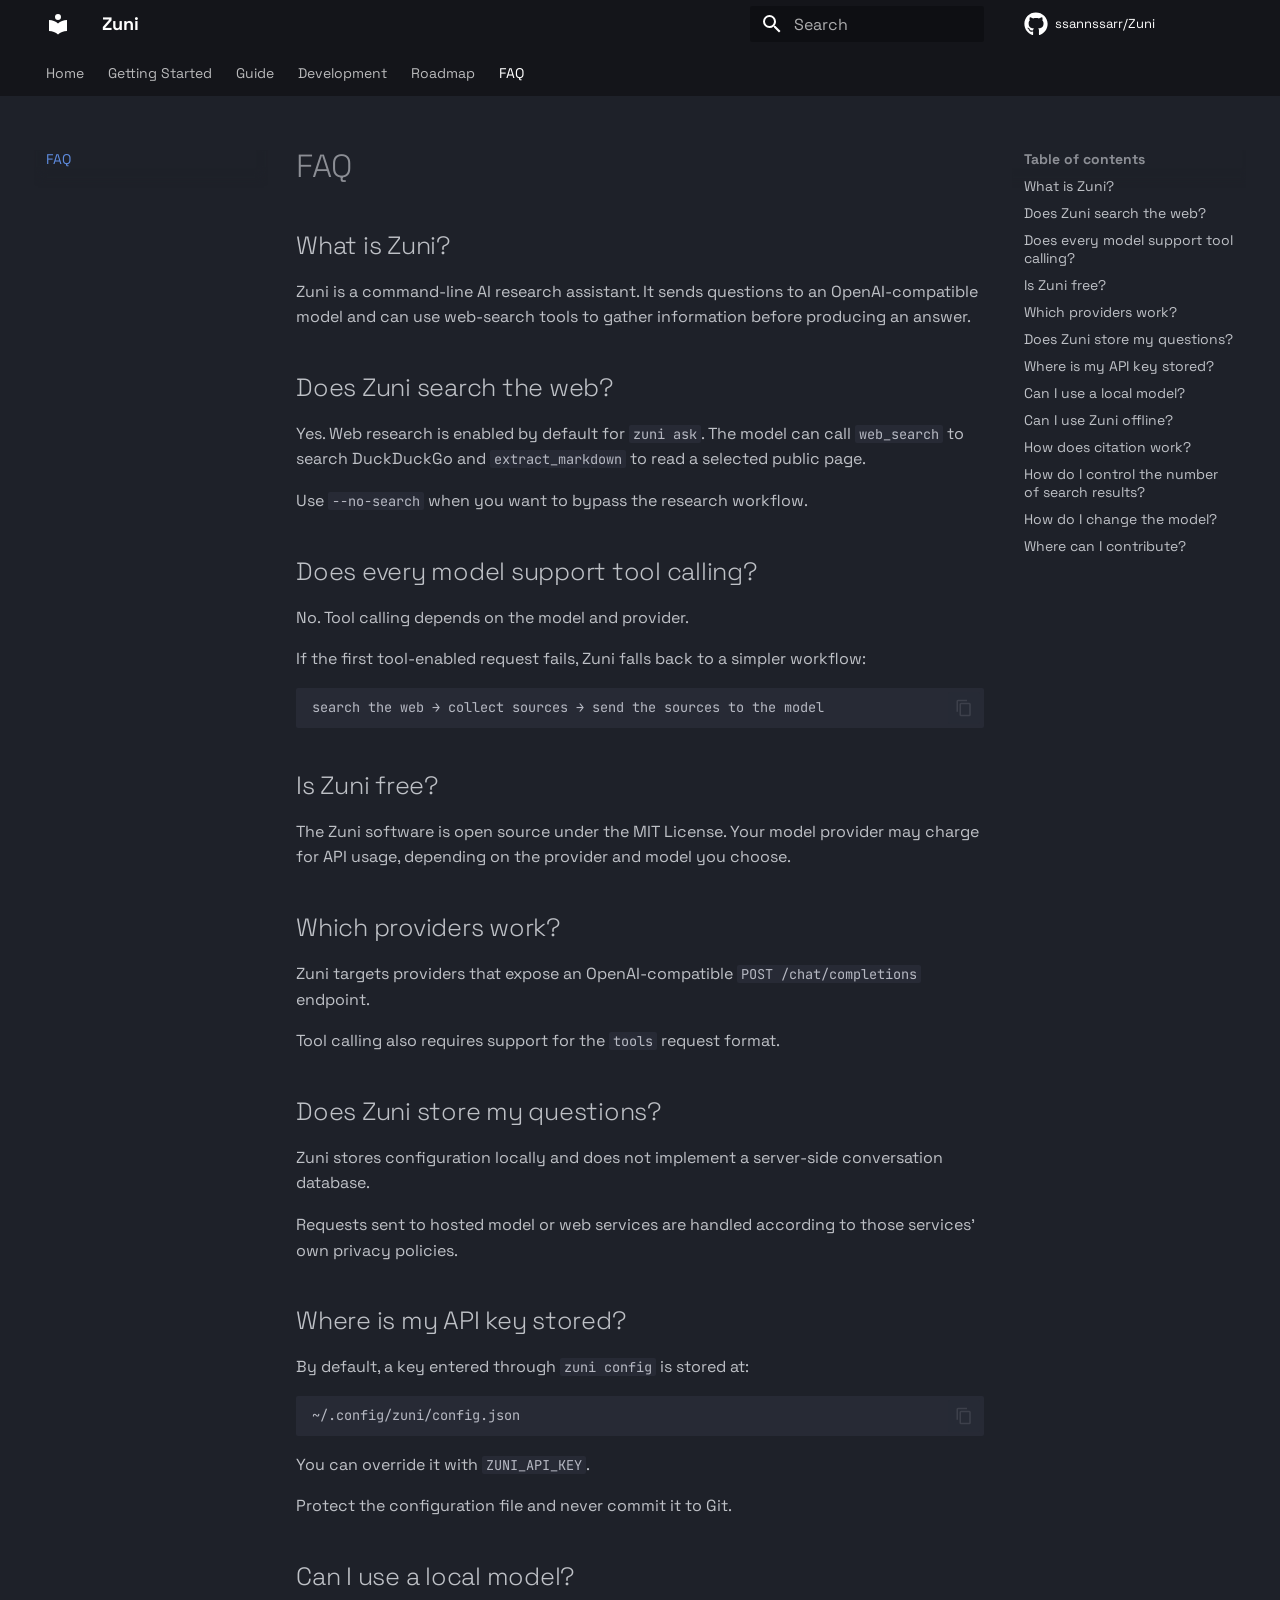
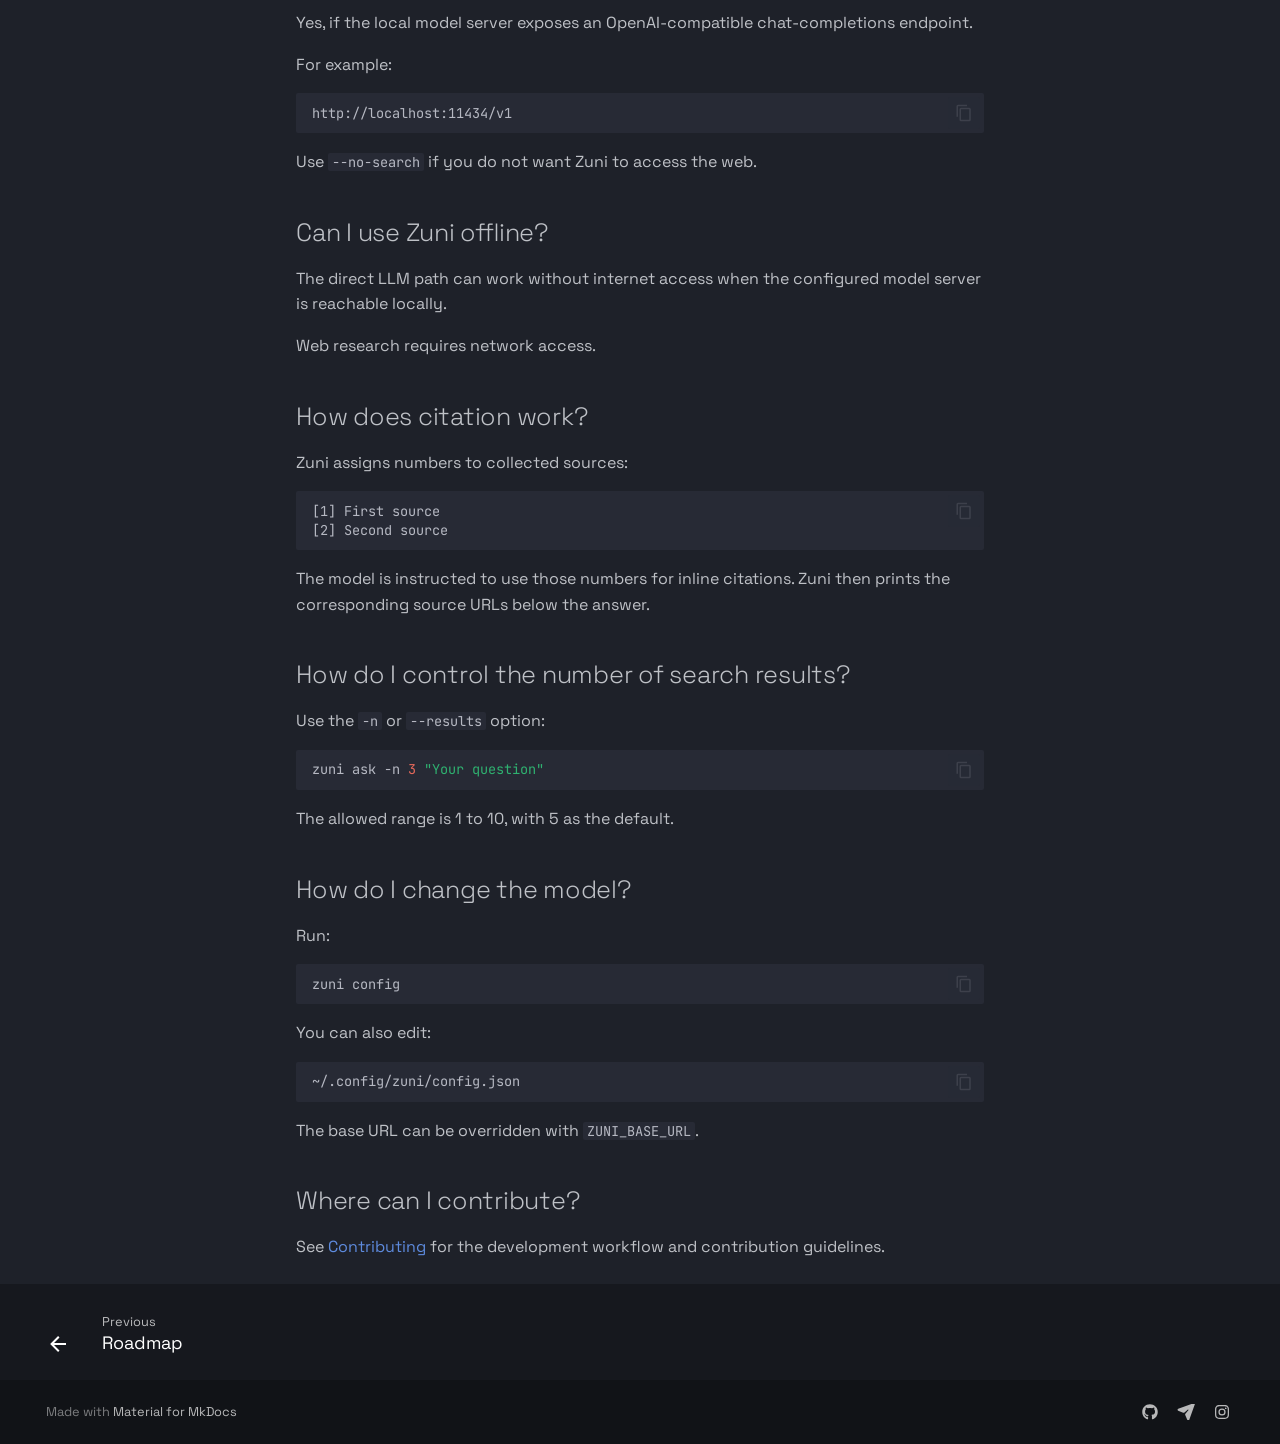
<file: faq/index.html>
<!doctype html>
<html lang="en" class="no-js">
  <head>
    
      <meta charset="utf-8">
      <meta name="viewport" content="width=device-width,initial-scale=1">
      
        <meta name="description" content="One Command Search">
      
      
      
        <link rel="canonical" href="https://ssannssarr.github.io/Zuni/faq/">
      
      
        <link rel="prev" href="../roadmap/">
      
      
      
        
      
      
      <link rel="icon" href="../assets/images/favicon.png">
      <meta name="generator" content="mkdocs-1.6.1, mkdocs-material-9.7.7">
    
    
      
        <title>FAQ - Zuni</title>
      
    
    
      <link rel="stylesheet" href="../assets/stylesheets/main.ec1eaa64.min.css">
      
        
        <link rel="stylesheet" href="../assets/stylesheets/palette.ab4e12ef.min.css">
      
      


    
    
      
    
    
      
        
        
        <link rel="preconnect" href="https://fonts.gstatic.com" crossorigin>
        <link rel="stylesheet" href="https://fonts.googleapis.com/css?family=Space+Grotesk:300,300i,400,400i,700,700i%7CJetBrains+Mono:400,400i,700,700i&display=fallback">
        <style>:root{--md-text-font:"Space Grotesk";--md-code-font:"JetBrains Mono"}</style>
      
    
    
      <link rel="stylesheet" href="../stylesheets/home.css">
    
    <script>__md_scope=new URL("..",location),__md_hash=e=>[...e].reduce(((e,_)=>(e<<5)-e+_.charCodeAt(0)),0),__md_get=(e,_=localStorage,t=__md_scope)=>JSON.parse(_.getItem(t.pathname+"."+e)),__md_set=(e,_,t=localStorage,a=__md_scope)=>{try{t.setItem(a.pathname+"."+e,JSON.stringify(_))}catch(e){}}</script>
    
      

    
    
  </head>
  
  
    
    
    
    
    
    <body dir="ltr" data-md-color-scheme="slate" data-md-color-primary="black" data-md-color-accent="lime">
  
    
    <input class="md-toggle" data-md-toggle="drawer" type="checkbox" id="__drawer" autocomplete="off">
    <input class="md-toggle" data-md-toggle="search" type="checkbox" id="__search" autocomplete="off">
    <label class="md-overlay" for="__drawer"></label>
    <div data-md-component="skip">
      
        
        <a href="#faq" class="md-skip">
          Skip to content
        </a>
      
    </div>
    <div data-md-component="announce">
      
    </div>
    
    
      

<header class="md-header" data-md-component="header">
  <nav class="md-header__inner md-grid" aria-label="Header">
    <a href=".." title="Zuni" class="md-header__button md-logo" aria-label="Zuni" data-md-component="logo">
      
  
  <svg xmlns="http://www.w3.org/2000/svg" viewBox="0 0 24 24"><path d="M12 8a3 3 0 0 0 3-3 3 3 0 0 0-3-3 3 3 0 0 0-3 3 3 3 0 0 0 3 3m0 3.54C9.64 9.35 6.5 8 3 8v11c3.5 0 6.64 1.35 9 3.54 2.36-2.19 5.5-3.54 9-3.54V8c-3.5 0-6.64 1.35-9 3.54"/></svg>

    </a>
    <label class="md-header__button md-icon" for="__drawer">
      
      <svg xmlns="http://www.w3.org/2000/svg" viewBox="0 0 24 24"><path d="M3 6h18v2H3zm0 5h18v2H3zm0 5h18v2H3z"/></svg>
    </label>
    <div class="md-header__title" data-md-component="header-title">
      <div class="md-header__ellipsis">
        <div class="md-header__topic">
          <span class="md-ellipsis">
            Zuni
          </span>
        </div>
        <div class="md-header__topic" data-md-component="header-topic">
          <span class="md-ellipsis">
            
              FAQ
            
          </span>
        </div>
      </div>
    </div>
    
      
    
    
    
    
      
      
        <label class="md-header__button md-icon" for="__search">
          
          <svg xmlns="http://www.w3.org/2000/svg" viewBox="0 0 24 24"><path d="M9.5 3A6.5 6.5 0 0 1 16 9.5c0 1.61-.59 3.09-1.56 4.23l.27.27h.79l5 5-1.5 1.5-5-5v-.79l-.27-.27A6.52 6.52 0 0 1 9.5 16 6.5 6.5 0 0 1 3 9.5 6.5 6.5 0 0 1 9.5 3m0 2C7 5 5 7 5 9.5S7 14 9.5 14 14 12 14 9.5 12 5 9.5 5"/></svg>
        </label>
        <div class="md-search" data-md-component="search" role="dialog">
  <label class="md-search__overlay" for="__search"></label>
  <div class="md-search__inner" role="search">
    <form class="md-search__form" name="search">
      <input type="text" class="md-search__input" name="query" aria-label="Search" placeholder="Search" autocapitalize="off" autocorrect="off" autocomplete="off" spellcheck="false" data-md-component="search-query" required>
      <label class="md-search__icon md-icon" for="__search">
        
        <svg xmlns="http://www.w3.org/2000/svg" viewBox="0 0 24 24"><path d="M9.5 3A6.5 6.5 0 0 1 16 9.5c0 1.61-.59 3.09-1.56 4.23l.27.27h.79l5 5-1.5 1.5-5-5v-.79l-.27-.27A6.52 6.52 0 0 1 9.5 16 6.5 6.5 0 0 1 3 9.5 6.5 6.5 0 0 1 9.5 3m0 2C7 5 5 7 5 9.5S7 14 9.5 14 14 12 14 9.5 12 5 9.5 5"/></svg>
        
        <svg xmlns="http://www.w3.org/2000/svg" viewBox="0 0 24 24"><path d="M20 11v2H8l5.5 5.5-1.42 1.42L4.16 12l7.92-7.92L13.5 5.5 8 11z"/></svg>
      </label>
      <nav class="md-search__options" aria-label="Search">
        
        <button type="reset" class="md-search__icon md-icon" title="Clear" aria-label="Clear" tabindex="-1">
          
          <svg xmlns="http://www.w3.org/2000/svg" viewBox="0 0 24 24"><path d="M19 6.41 17.59 5 12 10.59 6.41 5 5 6.41 10.59 12 5 17.59 6.41 19 12 13.41 17.59 19 19 17.59 13.41 12z"/></svg>
        </button>
      </nav>
      
    </form>
    <div class="md-search__output">
      <div class="md-search__scrollwrap" tabindex="0" data-md-scrollfix>
        <div class="md-search-result" data-md-component="search-result">
          <div class="md-search-result__meta">
            Initializing search
          </div>
          <ol class="md-search-result__list" role="presentation"></ol>
        </div>
      </div>
    </div>
  </div>
</div>
      
    
    
      <div class="md-header__source">
        <a href="https://github.com/ssannssarr/Zuni" title="Go to repository" class="md-source" data-md-component="source">
  <div class="md-source__icon md-icon">
    
    <svg xmlns="http://www.w3.org/2000/svg" viewBox="0 0 512 512"><!--! Font Awesome Free 7.1.0 by @fontawesome - https://fontawesome.com License - https://fontawesome.com/license/free (Icons: CC BY 4.0, Fonts: SIL OFL 1.1, Code: MIT License) Copyright 2025 Fonticons, Inc.--><path d="M173.9 397.4c0 2-2.3 3.6-5.2 3.6-3.3.3-5.6-1.3-5.6-3.6 0-2 2.3-3.6 5.2-3.6 3-.3 5.6 1.3 5.6 3.6m-31.1-4.5c-.7 2 1.3 4.3 4.3 4.9 2.6 1 5.6 0 6.2-2s-1.3-4.3-4.3-5.2c-2.6-.7-5.5.3-6.2 2.3m44.2-1.7c-2.9.7-4.9 2.6-4.6 4.9.3 2 2.9 3.3 5.9 2.6 2.9-.7 4.9-2.6 4.6-4.6-.3-1.9-3-3.2-5.9-2.9M252.8 8C114.1 8 8 113.3 8 252c0 110.9 69.8 205.8 169.5 239.2 12.8 2.3 17.3-5.6 17.3-12.1 0-6.2-.3-40.4-.3-61.4 0 0-70 15-84.7-29.8 0 0-11.4-29.1-27.8-36.6 0 0-22.9-15.7 1.6-15.4 0 0 24.9 2 38.6 25.8 21.9 38.6 58.6 27.5 72.9 20.9 2.3-16 8.8-27.1 16-33.7-55.9-6.2-112.3-14.3-112.3-110.5 0-27.5 7.6-41.3 23.6-58.9-2.6-6.5-11.1-33.3 2.6-67.9 20.9-6.5 69 27 69 27 20-5.6 41.5-8.5 62.8-8.5s42.8 2.9 62.8 8.5c0 0 48.1-33.6 69-27 13.7 34.7 5.2 61.4 2.6 67.9 16 17.7 25.8 31.5 25.8 58.9 0 96.5-58.9 104.2-114.8 110.5 9.2 7.9 17 22.9 17 46.4 0 33.7-.3 75.4-.3 83.6 0 6.5 4.6 14.4 17.3 12.1C436.2 457.8 504 362.9 504 252 504 113.3 391.5 8 252.8 8M105.2 352.9c-1.3 1-1 3.3.7 5.2 1.6 1.6 3.9 2.3 5.2 1 1.3-1 1-3.3-.7-5.2-1.6-1.6-3.9-2.3-5.2-1m-10.8-8.1c-.7 1.3.3 2.9 2.3 3.9 1.6 1 3.6.7 4.3-.7.7-1.3-.3-2.9-2.3-3.9-2-.6-3.6-.3-4.3.7m32.4 35.6c-1.6 1.3-1 4.3 1.3 6.2 2.3 2.3 5.2 2.6 6.5 1 1.3-1.3.7-4.3-1.3-6.2-2.2-2.3-5.2-2.6-6.5-1m-11.4-14.7c-1.6 1-1.6 3.6 0 5.9s4.3 3.3 5.6 2.3c1.6-1.3 1.6-3.9 0-6.2-1.4-2.3-4-3.3-5.6-2"/></svg>
  </div>
  <div class="md-source__repository">
    ssannssarr/Zuni
  </div>
</a>
      </div>
    
  </nav>
  
</header>
    
    <div class="md-container" data-md-component="container">
      
      
        
          
            
<nav class="md-tabs" aria-label="Tabs" data-md-component="tabs">
  <div class="md-grid">
    <ul class="md-tabs__list">
      
        
  
  
  
  
    <li class="md-tabs__item">
      <a href=".." class="md-tabs__link">
        
  
  
    
  
  Home

      </a>
    </li>
  

      
        
  
  
  
  
    
    
      <li class="md-tabs__item">
        <a href="../getting-started/installation/" class="md-tabs__link">
          
  
  
  Getting Started

        </a>
      </li>
    
  

      
        
  
  
  
  
    
    
      <li class="md-tabs__item">
        <a href="../guide/commands/" class="md-tabs__link">
          
  
  
  Guide

        </a>
      </li>
    
  

      
        
  
  
  
  
    
    
      <li class="md-tabs__item">
        <a href="../development/project-structure/" class="md-tabs__link">
          
  
  
  Development

        </a>
      </li>
    
  

      
        
  
  
  
  
    <li class="md-tabs__item">
      <a href="../roadmap/" class="md-tabs__link">
        
  
  
    
  
  Roadmap

      </a>
    </li>
  

      
        
  
  
  
    
  
  
    <li class="md-tabs__item md-tabs__item--active">
      <a href="./" class="md-tabs__link">
        
  
  
    
  
  FAQ

      </a>
    </li>
  

      
    </ul>
  </div>
</nav>
          
        
      
      <main class="md-main" data-md-component="main">
        <div class="md-main__inner md-grid">
          
            
              
              <div class="md-sidebar md-sidebar--primary" data-md-component="sidebar" data-md-type="navigation" >
                <div class="md-sidebar__scrollwrap">
                  <div class="md-sidebar__inner">
                    


  


<nav class="md-nav md-nav--primary md-nav--lifted" aria-label="Navigation" data-md-level="0">
  <label class="md-nav__title" for="__drawer">
    <a href=".." title="Zuni" class="md-nav__button md-logo" aria-label="Zuni" data-md-component="logo">
      
  
  <svg xmlns="http://www.w3.org/2000/svg" viewBox="0 0 24 24"><path d="M12 8a3 3 0 0 0 3-3 3 3 0 0 0-3-3 3 3 0 0 0-3 3 3 3 0 0 0 3 3m0 3.54C9.64 9.35 6.5 8 3 8v11c3.5 0 6.64 1.35 9 3.54 2.36-2.19 5.5-3.54 9-3.54V8c-3.5 0-6.64 1.35-9 3.54"/></svg>

    </a>
    Zuni
  </label>
  
    <div class="md-nav__source">
      <a href="https://github.com/ssannssarr/Zuni" title="Go to repository" class="md-source" data-md-component="source">
  <div class="md-source__icon md-icon">
    
    <svg xmlns="http://www.w3.org/2000/svg" viewBox="0 0 512 512"><!--! Font Awesome Free 7.1.0 by @fontawesome - https://fontawesome.com License - https://fontawesome.com/license/free (Icons: CC BY 4.0, Fonts: SIL OFL 1.1, Code: MIT License) Copyright 2025 Fonticons, Inc.--><path d="M173.9 397.4c0 2-2.3 3.6-5.2 3.6-3.3.3-5.6-1.3-5.6-3.6 0-2 2.3-3.6 5.2-3.6 3-.3 5.6 1.3 5.6 3.6m-31.1-4.5c-.7 2 1.3 4.3 4.3 4.9 2.6 1 5.6 0 6.2-2s-1.3-4.3-4.3-5.2c-2.6-.7-5.5.3-6.2 2.3m44.2-1.7c-2.9.7-4.9 2.6-4.6 4.9.3 2 2.9 3.3 5.9 2.6 2.9-.7 4.9-2.6 4.6-4.6-.3-1.9-3-3.2-5.9-2.9M252.8 8C114.1 8 8 113.3 8 252c0 110.9 69.8 205.8 169.5 239.2 12.8 2.3 17.3-5.6 17.3-12.1 0-6.2-.3-40.4-.3-61.4 0 0-70 15-84.7-29.8 0 0-11.4-29.1-27.8-36.6 0 0-22.9-15.7 1.6-15.4 0 0 24.9 2 38.6 25.8 21.9 38.6 58.6 27.5 72.9 20.9 2.3-16 8.8-27.1 16-33.7-55.9-6.2-112.3-14.3-112.3-110.5 0-27.5 7.6-41.3 23.6-58.9-2.6-6.5-11.1-33.3 2.6-67.9 20.9-6.5 69 27 69 27 20-5.6 41.5-8.5 62.8-8.5s42.8 2.9 62.8 8.5c0 0 48.1-33.6 69-27 13.7 34.7 5.2 61.4 2.6 67.9 16 17.7 25.8 31.5 25.8 58.9 0 96.5-58.9 104.2-114.8 110.5 9.2 7.9 17 22.9 17 46.4 0 33.7-.3 75.4-.3 83.6 0 6.5 4.6 14.4 17.3 12.1C436.2 457.8 504 362.9 504 252 504 113.3 391.5 8 252.8 8M105.2 352.9c-1.3 1-1 3.3.7 5.2 1.6 1.6 3.9 2.3 5.2 1 1.3-1 1-3.3-.7-5.2-1.6-1.6-3.9-2.3-5.2-1m-10.8-8.1c-.7 1.3.3 2.9 2.3 3.9 1.6 1 3.6.7 4.3-.7.7-1.3-.3-2.9-2.3-3.9-2-.6-3.6-.3-4.3.7m32.4 35.6c-1.6 1.3-1 4.3 1.3 6.2 2.3 2.3 5.2 2.6 6.5 1 1.3-1.3.7-4.3-1.3-6.2-2.2-2.3-5.2-2.6-6.5-1m-11.4-14.7c-1.6 1-1.6 3.6 0 5.9s4.3 3.3 5.6 2.3c1.6-1.3 1.6-3.9 0-6.2-1.4-2.3-4-3.3-5.6-2"/></svg>
  </div>
  <div class="md-source__repository">
    ssannssarr/Zuni
  </div>
</a>
    </div>
  
  <ul class="md-nav__list" data-md-scrollfix>
    
      
      
  
  
  
  
    <li class="md-nav__item">
      <a href=".." class="md-nav__link">
        
  
  
  <span class="md-ellipsis">
    
  
    Home
  

    
  </span>
  
  

      </a>
    </li>
  

    
      
      
  
  
  
  
    
    
    
    
      
      
        
      
    
    
    <li class="md-nav__item md-nav__item--nested">
      
        
        
        <input class="md-nav__toggle md-toggle " type="checkbox" id="__nav_2" >
        
          
          <label class="md-nav__link" for="__nav_2" id="__nav_2_label" tabindex="0">
            
  
  
  <span class="md-ellipsis">
    
  
    Getting Started
  

    
  </span>
  
  

            <span class="md-nav__icon md-icon"></span>
          </label>
        
        <nav class="md-nav" data-md-level="1" aria-labelledby="__nav_2_label" aria-expanded="false">
          <label class="md-nav__title" for="__nav_2">
            <span class="md-nav__icon md-icon"></span>
            
  
    Getting Started
  

          </label>
          <ul class="md-nav__list" data-md-scrollfix>
            
              
                
  
  
  
  
    <li class="md-nav__item">
      <a href="../getting-started/installation/" class="md-nav__link">
        
  
  
  <span class="md-ellipsis">
    
  
    Installation
  

    
  </span>
  
  

      </a>
    </li>
  

              
            
              
                
  
  
  
  
    <li class="md-nav__item">
      <a href="../getting-started/configuration/" class="md-nav__link">
        
  
  
  <span class="md-ellipsis">
    
  
    Configuration
  

    
  </span>
  
  

      </a>
    </li>
  

              
            
          </ul>
        </nav>
      
    </li>
  

    
      
      
  
  
  
  
    
    
    
    
      
      
        
      
    
    
    <li class="md-nav__item md-nav__item--nested">
      
        
        
        <input class="md-nav__toggle md-toggle " type="checkbox" id="__nav_3" >
        
          
          <label class="md-nav__link" for="__nav_3" id="__nav_3_label" tabindex="0">
            
  
  
  <span class="md-ellipsis">
    
  
    Guide
  

    
  </span>
  
  

            <span class="md-nav__icon md-icon"></span>
          </label>
        
        <nav class="md-nav" data-md-level="1" aria-labelledby="__nav_3_label" aria-expanded="false">
          <label class="md-nav__title" for="__nav_3">
            <span class="md-nav__icon md-icon"></span>
            
  
    Guide
  

          </label>
          <ul class="md-nav__list" data-md-scrollfix>
            
              
                
  
  
  
  
    <li class="md-nav__item">
      <a href="../guide/commands/" class="md-nav__link">
        
  
  
  <span class="md-ellipsis">
    
  
    Commands
  

    
  </span>
  
  

      </a>
    </li>
  

              
            
              
                
  
  
  
  
    <li class="md-nav__item">
      <a href="../guide/architecture/" class="md-nav__link">
        
  
  
  <span class="md-ellipsis">
    
  
    Architecture
  

    
  </span>
  
  

      </a>
    </li>
  

              
            
              
                
  
  
  
  
    <li class="md-nav__item">
      <a href="../guide/troubleshooting/" class="md-nav__link">
        
  
  
  <span class="md-ellipsis">
    
  
    Troubleshooting
  

    
  </span>
  
  

      </a>
    </li>
  

              
            
          </ul>
        </nav>
      
    </li>
  

    
      
      
  
  
  
  
    
    
    
    
      
      
        
      
    
    
    <li class="md-nav__item md-nav__item--nested">
      
        
        
        <input class="md-nav__toggle md-toggle " type="checkbox" id="__nav_4" >
        
          
          <label class="md-nav__link" for="__nav_4" id="__nav_4_label" tabindex="0">
            
  
  
  <span class="md-ellipsis">
    
  
    Development
  

    
  </span>
  
  

            <span class="md-nav__icon md-icon"></span>
          </label>
        
        <nav class="md-nav" data-md-level="1" aria-labelledby="__nav_4_label" aria-expanded="false">
          <label class="md-nav__title" for="__nav_4">
            <span class="md-nav__icon md-icon"></span>
            
  
    Development
  

          </label>
          <ul class="md-nav__list" data-md-scrollfix>
            
              
                
  
  
  
  
    <li class="md-nav__item">
      <a href="../development/project-structure/" class="md-nav__link">
        
  
  
  <span class="md-ellipsis">
    
  
    Project Structure
  

    
  </span>
  
  

      </a>
    </li>
  

              
            
              
                
  
  
  
  
    <li class="md-nav__item">
      <a href="../development/contributing/" class="md-nav__link">
        
  
  
  <span class="md-ellipsis">
    
  
    Contributing
  

    
  </span>
  
  

      </a>
    </li>
  

              
            
          </ul>
        </nav>
      
    </li>
  

    
      
      
  
  
  
  
    <li class="md-nav__item">
      <a href="../roadmap/" class="md-nav__link">
        
  
  
  <span class="md-ellipsis">
    
  
    Roadmap
  

    
  </span>
  
  

      </a>
    </li>
  

    
      
      
  
  
    
  
  
  
    <li class="md-nav__item md-nav__item--active">
      
      <input class="md-nav__toggle md-toggle" type="checkbox" id="__toc">
      
      
        
      
      
        <label class="md-nav__link md-nav__link--active" for="__toc">
          
  
  
  <span class="md-ellipsis">
    
  
    FAQ
  

    
  </span>
  
  

          <span class="md-nav__icon md-icon"></span>
        </label>
      
      <a href="./" class="md-nav__link md-nav__link--active">
        
  
  
  <span class="md-ellipsis">
    
  
    FAQ
  

    
  </span>
  
  

      </a>
      
        

<nav class="md-nav md-nav--secondary" aria-label="Table of contents">
  
  
  
    
  
  
    <label class="md-nav__title" for="__toc">
      <span class="md-nav__icon md-icon"></span>
      Table of contents
    </label>
    <ul class="md-nav__list" data-md-component="toc" data-md-scrollfix>
      
        <li class="md-nav__item">
  <a href="#what-is-zuni" class="md-nav__link">
    <span class="md-ellipsis">
      
        What is Zuni?
      
    </span>
  </a>
  
</li>
      
        <li class="md-nav__item">
  <a href="#does-zuni-search-the-web" class="md-nav__link">
    <span class="md-ellipsis">
      
        Does Zuni search the web?
      
    </span>
  </a>
  
</li>
      
        <li class="md-nav__item">
  <a href="#does-every-model-support-tool-calling" class="md-nav__link">
    <span class="md-ellipsis">
      
        Does every model support tool calling?
      
    </span>
  </a>
  
</li>
      
        <li class="md-nav__item">
  <a href="#is-zuni-free" class="md-nav__link">
    <span class="md-ellipsis">
      
        Is Zuni free?
      
    </span>
  </a>
  
</li>
      
        <li class="md-nav__item">
  <a href="#which-providers-work" class="md-nav__link">
    <span class="md-ellipsis">
      
        Which providers work?
      
    </span>
  </a>
  
</li>
      
        <li class="md-nav__item">
  <a href="#does-zuni-store-my-questions" class="md-nav__link">
    <span class="md-ellipsis">
      
        Does Zuni store my questions?
      
    </span>
  </a>
  
</li>
      
        <li class="md-nav__item">
  <a href="#where-is-my-api-key-stored" class="md-nav__link">
    <span class="md-ellipsis">
      
        Where is my API key stored?
      
    </span>
  </a>
  
</li>
      
        <li class="md-nav__item">
  <a href="#can-i-use-a-local-model" class="md-nav__link">
    <span class="md-ellipsis">
      
        Can I use a local model?
      
    </span>
  </a>
  
</li>
      
        <li class="md-nav__item">
  <a href="#can-i-use-zuni-offline" class="md-nav__link">
    <span class="md-ellipsis">
      
        Can I use Zuni offline?
      
    </span>
  </a>
  
</li>
      
        <li class="md-nav__item">
  <a href="#how-does-citation-work" class="md-nav__link">
    <span class="md-ellipsis">
      
        How does citation work?
      
    </span>
  </a>
  
</li>
      
        <li class="md-nav__item">
  <a href="#how-do-i-control-the-number-of-search-results" class="md-nav__link">
    <span class="md-ellipsis">
      
        How do I control the number of search results?
      
    </span>
  </a>
  
</li>
      
        <li class="md-nav__item">
  <a href="#how-do-i-change-the-model" class="md-nav__link">
    <span class="md-ellipsis">
      
        How do I change the model?
      
    </span>
  </a>
  
</li>
      
        <li class="md-nav__item">
  <a href="#where-can-i-contribute" class="md-nav__link">
    <span class="md-ellipsis">
      
        Where can I contribute?
      
    </span>
  </a>
  
</li>
      
    </ul>
  
</nav>
      
    </li>
  

    
  </ul>
</nav>
                  </div>
                </div>
              </div>
            
            
              
              <div class="md-sidebar md-sidebar--secondary" data-md-component="sidebar" data-md-type="toc" >
                <div class="md-sidebar__scrollwrap">
                  <div class="md-sidebar__inner">
                    

<nav class="md-nav md-nav--secondary" aria-label="Table of contents">
  
  
  
    
  
  
    <label class="md-nav__title" for="__toc">
      <span class="md-nav__icon md-icon"></span>
      Table of contents
    </label>
    <ul class="md-nav__list" data-md-component="toc" data-md-scrollfix>
      
        <li class="md-nav__item">
  <a href="#what-is-zuni" class="md-nav__link">
    <span class="md-ellipsis">
      
        What is Zuni?
      
    </span>
  </a>
  
</li>
      
        <li class="md-nav__item">
  <a href="#does-zuni-search-the-web" class="md-nav__link">
    <span class="md-ellipsis">
      
        Does Zuni search the web?
      
    </span>
  </a>
  
</li>
      
        <li class="md-nav__item">
  <a href="#does-every-model-support-tool-calling" class="md-nav__link">
    <span class="md-ellipsis">
      
        Does every model support tool calling?
      
    </span>
  </a>
  
</li>
      
        <li class="md-nav__item">
  <a href="#is-zuni-free" class="md-nav__link">
    <span class="md-ellipsis">
      
        Is Zuni free?
      
    </span>
  </a>
  
</li>
      
        <li class="md-nav__item">
  <a href="#which-providers-work" class="md-nav__link">
    <span class="md-ellipsis">
      
        Which providers work?
      
    </span>
  </a>
  
</li>
      
        <li class="md-nav__item">
  <a href="#does-zuni-store-my-questions" class="md-nav__link">
    <span class="md-ellipsis">
      
        Does Zuni store my questions?
      
    </span>
  </a>
  
</li>
      
        <li class="md-nav__item">
  <a href="#where-is-my-api-key-stored" class="md-nav__link">
    <span class="md-ellipsis">
      
        Where is my API key stored?
      
    </span>
  </a>
  
</li>
      
        <li class="md-nav__item">
  <a href="#can-i-use-a-local-model" class="md-nav__link">
    <span class="md-ellipsis">
      
        Can I use a local model?
      
    </span>
  </a>
  
</li>
      
        <li class="md-nav__item">
  <a href="#can-i-use-zuni-offline" class="md-nav__link">
    <span class="md-ellipsis">
      
        Can I use Zuni offline?
      
    </span>
  </a>
  
</li>
      
        <li class="md-nav__item">
  <a href="#how-does-citation-work" class="md-nav__link">
    <span class="md-ellipsis">
      
        How does citation work?
      
    </span>
  </a>
  
</li>
      
        <li class="md-nav__item">
  <a href="#how-do-i-control-the-number-of-search-results" class="md-nav__link">
    <span class="md-ellipsis">
      
        How do I control the number of search results?
      
    </span>
  </a>
  
</li>
      
        <li class="md-nav__item">
  <a href="#how-do-i-change-the-model" class="md-nav__link">
    <span class="md-ellipsis">
      
        How do I change the model?
      
    </span>
  </a>
  
</li>
      
        <li class="md-nav__item">
  <a href="#where-can-i-contribute" class="md-nav__link">
    <span class="md-ellipsis">
      
        Where can I contribute?
      
    </span>
  </a>
  
</li>
      
    </ul>
  
</nav>
                  </div>
                </div>
              </div>
            
          
          
            <div class="md-content" data-md-component="content">
              
              <article class="md-content__inner md-typeset">
                
                  


  
  


<h1 id="faq">FAQ</h1>
<h2 id="what-is-zuni">What is Zuni?</h2>
<p>Zuni is a command-line AI research assistant. It sends questions to an OpenAI-compatible model and can use web-search tools to gather information before producing an answer.</p>
<h2 id="does-zuni-search-the-web">Does Zuni search the web?</h2>
<p>Yes. Web research is enabled by default for <code>zuni ask</code>. The model can call <code>web_search</code> to search DuckDuckGo and <code>extract_markdown</code> to read a selected public page.</p>
<p>Use <code>--no-search</code> when you want to bypass the research workflow.</p>
<h2 id="does-every-model-support-tool-calling">Does every model support tool calling?</h2>
<p>No. Tool calling depends on the model and provider.</p>
<p>If the first tool-enabled request fails, Zuni falls back to a simpler workflow:</p>
<div class="highlight"><pre><span></span><code>search the web → collect sources → send the sources to the model
</code></pre></div>
<h2 id="is-zuni-free">Is Zuni free?</h2>
<p>The Zuni software is open source under the MIT License. Your model provider may charge for API usage, depending on the provider and model you choose.</p>
<h2 id="which-providers-work">Which providers work?</h2>
<p>Zuni targets providers that expose an OpenAI-compatible <code>POST /chat/completions</code> endpoint.</p>
<p>Tool calling also requires support for the <code>tools</code> request format.</p>
<h2 id="does-zuni-store-my-questions">Does Zuni store my questions?</h2>
<p>Zuni stores configuration locally and does not implement a server-side conversation database.</p>
<p>Requests sent to hosted model or web services are handled according to those services' own privacy policies.</p>
<h2 id="where-is-my-api-key-stored">Where is my API key stored?</h2>
<p>By default, a key entered through <code>zuni config</code> is stored at:</p>
<div class="highlight"><pre><span></span><code>~/.config/zuni/config.json
</code></pre></div>
<p>You can override it with <code>ZUNI_API_KEY</code>.</p>
<p>Protect the configuration file and never commit it to Git.</p>
<h2 id="can-i-use-a-local-model">Can I use a local model?</h2>
<p>Yes, if the local model server exposes an OpenAI-compatible chat-completions endpoint.</p>
<p>For example:</p>
<div class="highlight"><pre><span></span><code>http://localhost:11434/v1
</code></pre></div>
<p>Use <code>--no-search</code> if you do not want Zuni to access the web.</p>
<h2 id="can-i-use-zuni-offline">Can I use Zuni offline?</h2>
<p>The direct LLM path can work without internet access when the configured model server is reachable locally.</p>
<p>Web research requires network access.</p>
<h2 id="how-does-citation-work">How does citation work?</h2>
<p>Zuni assigns numbers to collected sources:</p>
<div class="highlight"><pre><span></span><code>[1] First source
[2] Second source
</code></pre></div>
<p>The model is instructed to use those numbers for inline citations. Zuni then prints the corresponding source URLs below the answer.</p>
<h2 id="how-do-i-control-the-number-of-search-results">How do I control the number of search results?</h2>
<p>Use the <code>-n</code> or <code>--results</code> option:</p>
<div class="highlight"><pre><span></span><code>zuni<span class="w"> </span>ask<span class="w"> </span>-n<span class="w"> </span><span class="m">3</span><span class="w"> </span><span class="s2">"Your question"</span>
</code></pre></div>
<p>The allowed range is 1 to 10, with 5 as the default.</p>
<h2 id="how-do-i-change-the-model">How do I change the model?</h2>
<p>Run:</p>
<div class="highlight"><pre><span></span><code>zuni<span class="w"> </span>config
</code></pre></div>
<p>You can also edit:</p>
<div class="highlight"><pre><span></span><code>~/.config/zuni/config.json
</code></pre></div>
<p>The base URL can be overridden with <code>ZUNI_BASE_URL</code>.</p>
<h2 id="where-can-i-contribute">Where can I contribute?</h2>
<p>See <a href="../development/contributing/">Contributing</a> for the development workflow and contribution guidelines.</p>












                
              </article>
            </div>
          
          
<script>var target=document.getElementById(location.hash.slice(1));target&&target.name&&(target.checked=target.name.startsWith("__tabbed_"))</script>
        </div>
        
          <button type="button" class="md-top md-icon" data-md-component="top" hidden>
  
  <svg xmlns="http://www.w3.org/2000/svg" viewBox="0 0 24 24"><path d="M13 20h-2V8l-5.5 5.5-1.42-1.42L12 4.16l7.92 7.92-1.42 1.42L13 8z"/></svg>
  Back to top
</button>
        
      </main>
      
        <footer class="md-footer">
  
    
      
      <nav class="md-footer__inner md-grid" aria-label="Footer" >
        
          
          <a href="../roadmap/" class="md-footer__link md-footer__link--prev" aria-label="Previous: Roadmap">
            <div class="md-footer__button md-icon">
              
              <svg xmlns="http://www.w3.org/2000/svg" viewBox="0 0 24 24"><path d="M20 11v2H8l5.5 5.5-1.42 1.42L4.16 12l7.92-7.92L13.5 5.5 8 11z"/></svg>
            </div>
            <div class="md-footer__title">
              <span class="md-footer__direction">
                Previous
              </span>
              <div class="md-ellipsis">
                Roadmap
              </div>
            </div>
          </a>
        
        
      </nav>
    
  
  <div class="md-footer-meta md-typeset">
    <div class="md-footer-meta__inner md-grid">
      <div class="md-copyright">
  
  
    Made with
    <a href="https://squidfunk.github.io/mkdocs-material/" target="_blank" rel="noopener">
      Material for MkDocs
    </a>
  
</div>
      
        
<div class="md-social">
  
    
    
    
    
      
      
    
    <a href="https://github.com/ssannssarr/Zuni" target="_blank" rel="noopener" title="github.com" class="md-social__link">
      <svg xmlns="http://www.w3.org/2000/svg" viewBox="0 0 512 512"><!--! Font Awesome Free 7.1.0 by @fontawesome - https://fontawesome.com License - https://fontawesome.com/license/free (Icons: CC BY 4.0, Fonts: SIL OFL 1.1, Code: MIT License) Copyright 2025 Fonticons, Inc.--><path d="M173.9 397.4c0 2-2.3 3.6-5.2 3.6-3.3.3-5.6-1.3-5.6-3.6 0-2 2.3-3.6 5.2-3.6 3-.3 5.6 1.3 5.6 3.6m-31.1-4.5c-.7 2 1.3 4.3 4.3 4.9 2.6 1 5.6 0 6.2-2s-1.3-4.3-4.3-5.2c-2.6-.7-5.5.3-6.2 2.3m44.2-1.7c-2.9.7-4.9 2.6-4.6 4.9.3 2 2.9 3.3 5.9 2.6 2.9-.7 4.9-2.6 4.6-4.6-.3-1.9-3-3.2-5.9-2.9M252.8 8C114.1 8 8 113.3 8 252c0 110.9 69.8 205.8 169.5 239.2 12.8 2.3 17.3-5.6 17.3-12.1 0-6.2-.3-40.4-.3-61.4 0 0-70 15-84.7-29.8 0 0-11.4-29.1-27.8-36.6 0 0-22.9-15.7 1.6-15.4 0 0 24.9 2 38.6 25.8 21.9 38.6 58.6 27.5 72.9 20.9 2.3-16 8.8-27.1 16-33.7-55.9-6.2-112.3-14.3-112.3-110.5 0-27.5 7.6-41.3 23.6-58.9-2.6-6.5-11.1-33.3 2.6-67.9 20.9-6.5 69 27 69 27 20-5.6 41.5-8.5 62.8-8.5s42.8 2.9 62.8 8.5c0 0 48.1-33.6 69-27 13.7 34.7 5.2 61.4 2.6 67.9 16 17.7 25.8 31.5 25.8 58.9 0 96.5-58.9 104.2-114.8 110.5 9.2 7.9 17 22.9 17 46.4 0 33.7-.3 75.4-.3 83.6 0 6.5 4.6 14.4 17.3 12.1C436.2 457.8 504 362.9 504 252 504 113.3 391.5 8 252.8 8M105.2 352.9c-1.3 1-1 3.3.7 5.2 1.6 1.6 3.9 2.3 5.2 1 1.3-1 1-3.3-.7-5.2-1.6-1.6-3.9-2.3-5.2-1m-10.8-8.1c-.7 1.3.3 2.9 2.3 3.9 1.6 1 3.6.7 4.3-.7.7-1.3-.3-2.9-2.3-3.9-2-.6-3.6-.3-4.3.7m32.4 35.6c-1.6 1.3-1 4.3 1.3 6.2 2.3 2.3 5.2 2.6 6.5 1 1.3-1.3.7-4.3-1.3-6.2-2.2-2.3-5.2-2.6-6.5-1m-11.4-14.7c-1.6 1-1.6 3.6 0 5.9s4.3 3.3 5.6 2.3c1.6-1.3 1.6-3.9 0-6.2-1.4-2.3-4-3.3-5.6-2"/></svg>
    </a>
  
    
    
    
    
    <a href="mailto:ssannssarrai@gmail.com" target="_blank" rel="noopener" title="" class="md-social__link">
      <svg xmlns="http://www.w3.org/2000/svg" viewBox="0 0 576 512"><!--! Font Awesome Free 7.1.0 by @fontawesome - https://fontawesome.com License - https://fontawesome.com/license/free (Icons: CC BY 4.0, Fonts: SIL OFL 1.1, Code: MIT License) Copyright 2025 Fonticons, Inc.--><path d="M536.4-26.3c9.8-3.5 20.6-1 28 6.3s9.8 18.2 6.3 28l-178 496.9c-5 13.9-18.1 23.1-32.8 23.1-14.2 0-27-8.6-32.3-21.7l-64.2-158c-4.5-11-2.5-23.6 5.2-32.6l94.5-112.4c5.1-6.1 4.7-15-.9-20.6s-14.6-6-20.6-.9l-112.4 94.3c-9.1 7.6-21.6 9.6-32.6 5.2L38.1 216.8c-13.1-5.3-21.7-18.1-21.7-32.3 0-14.7 9.2-27.8 23.1-32.8z"/></svg>
    </a>
  
    
    
    
    
      
      
    
    <a href="https://instagram.com/ssannssarrai" target="_blank" rel="noopener" title="instagram.com" class="md-social__link">
      <svg xmlns="http://www.w3.org/2000/svg" viewBox="0 0 448 512"><!--! Font Awesome Free 7.1.0 by @fontawesome - https://fontawesome.com License - https://fontawesome.com/license/free (Icons: CC BY 4.0, Fonts: SIL OFL 1.1, Code: MIT License) Copyright 2025 Fonticons, Inc.--><path d="M224.3 141a115 115 0 1 0-.6 230 115 115 0 1 0 .6-230m-.6 40.4a74.6 74.6 0 1 1 .6 149.2 74.6 74.6 0 1 1-.6-149.2m93.4-45.1a26.8 26.8 0 1 1 53.6 0 26.8 26.8 0 1 1-53.6 0m129.7 27.2c-1.7-35.9-9.9-67.7-36.2-93.9-26.2-26.2-58-34.4-93.9-36.2-37-2.1-147.9-2.1-184.9 0-35.8 1.7-67.6 9.9-93.9 36.1s-34.4 58-36.2 93.9c-2.1 37-2.1 147.9 0 184.9 1.7 35.9 9.9 67.7 36.2 93.9s58 34.4 93.9 36.2c37 2.1 147.9 2.1 184.9 0 35.9-1.7 67.7-9.9 93.9-36.2 26.2-26.2 34.4-58 36.2-93.9 2.1-37 2.1-147.8 0-184.8M399 388c-7.8 19.6-22.9 34.7-42.6 42.6-29.5 11.7-99.5 9-132.1 9s-102.7 2.6-132.1-9c-19.6-7.8-34.7-22.9-42.6-42.6-11.7-29.5-9-99.5-9-132.1s-2.6-102.7 9-132.1c7.8-19.6 22.9-34.7 42.6-42.6 29.5-11.7 99.5-9 132.1-9s102.7-2.6 132.1 9c19.6 7.8 34.7 22.9 42.6 42.6 11.7 29.5 9 99.5 9 132.1s2.7 102.7-9 132.1"/></svg>
    </a>
  
</div>
      
    </div>
  </div>
</footer>
      
    </div>
    <div class="md-dialog" data-md-component="dialog">
      <div class="md-dialog__inner md-typeset"></div>
    </div>
    
    
    
      
      
      <script id="__config" type="application/json">{"annotate": null, "base": "..", "features": ["navigation.tabs", "navigation.sections", "navigation.top", "content.code.copy", "content.code.annotate", "navigation.footer"], "search": "../assets/javascripts/workers/search.2c215733.min.js", "tags": null, "translations": {"clipboard.copied": "Copied to clipboard", "clipboard.copy": "Copy to clipboard", "search.result.more.one": "1 more on this page", "search.result.more.other": "# more on this page", "search.result.none": "No matching documents", "search.result.one": "1 matching document", "search.result.other": "# matching documents", "search.result.placeholder": "Type to start searching", "search.result.term.missing": "Missing", "select.version": "Select version"}, "version": null}</script>
    
    
      <script src="../assets/javascripts/bundle.d7400e89.min.js"></script>
      
        <script src="../javascripts/cloudflare.js"></script>
      
        <script src="../javascripts/home.js"></script>
      
    
  </body>
</html>
</file>
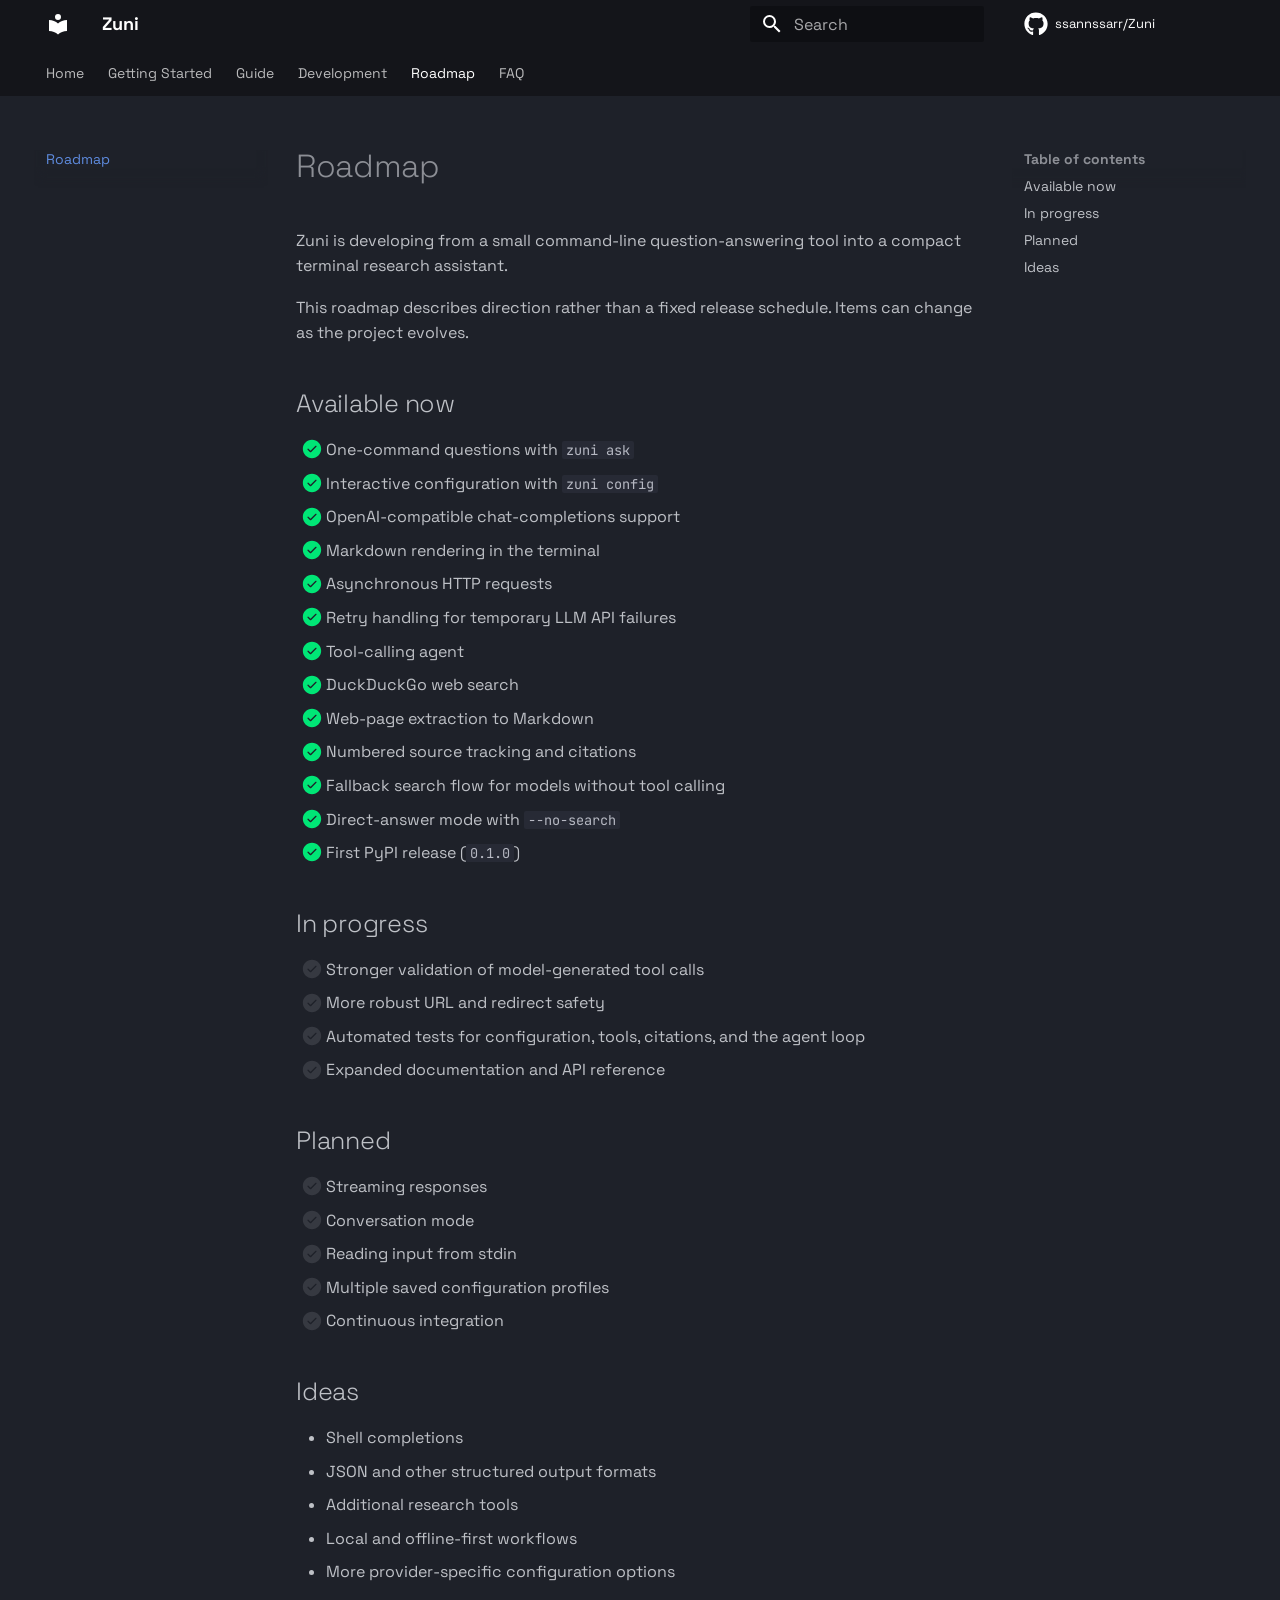
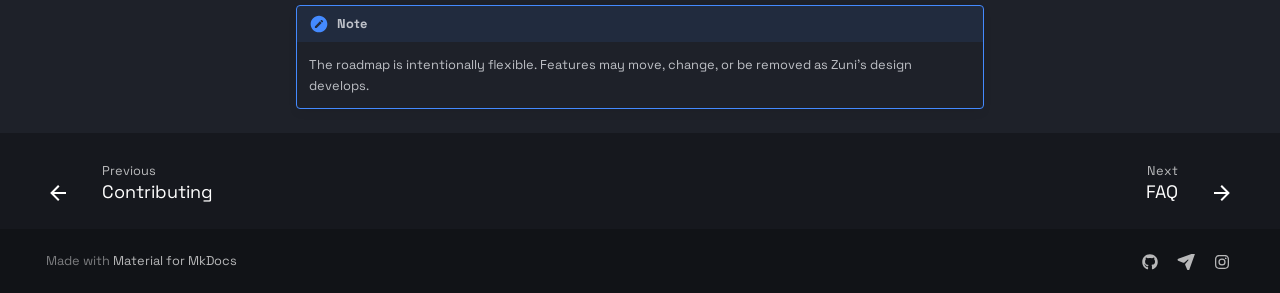
<file: roadmap/index.html>
<!doctype html>
<html lang="en" class="no-js">
  <head>
    
      <meta charset="utf-8">
      <meta name="viewport" content="width=device-width,initial-scale=1">
      
        <meta name="description" content="One Command Search">
      
      
      
        <link rel="canonical" href="https://ssannssarr.github.io/Zuni/roadmap/">
      
      
        <link rel="prev" href="../development/contributing/">
      
      
        <link rel="next" href="../faq/">
      
      
        
      
      
      <link rel="icon" href="../assets/images/favicon.png">
      <meta name="generator" content="mkdocs-1.6.1, mkdocs-material-9.7.7">
    
    
      
        <title>Roadmap - Zuni</title>
      
    
    
      <link rel="stylesheet" href="../assets/stylesheets/main.ec1eaa64.min.css">
      
        
        <link rel="stylesheet" href="../assets/stylesheets/palette.ab4e12ef.min.css">
      
      


    
    
      
    
    
      
        
        
        <link rel="preconnect" href="https://fonts.gstatic.com" crossorigin>
        <link rel="stylesheet" href="https://fonts.googleapis.com/css?family=Space+Grotesk:300,300i,400,400i,700,700i%7CJetBrains+Mono:400,400i,700,700i&display=fallback">
        <style>:root{--md-text-font:"Space Grotesk";--md-code-font:"JetBrains Mono"}</style>
      
    
    
      <link rel="stylesheet" href="../stylesheets/home.css">
    
    <script>__md_scope=new URL("..",location),__md_hash=e=>[...e].reduce(((e,_)=>(e<<5)-e+_.charCodeAt(0)),0),__md_get=(e,_=localStorage,t=__md_scope)=>JSON.parse(_.getItem(t.pathname+"."+e)),__md_set=(e,_,t=localStorage,a=__md_scope)=>{try{t.setItem(a.pathname+"."+e,JSON.stringify(_))}catch(e){}}</script>
    
      

    
    
  </head>
  
  
    
    
    
    
    
    <body dir="ltr" data-md-color-scheme="slate" data-md-color-primary="black" data-md-color-accent="lime">
  
    
    <input class="md-toggle" data-md-toggle="drawer" type="checkbox" id="__drawer" autocomplete="off">
    <input class="md-toggle" data-md-toggle="search" type="checkbox" id="__search" autocomplete="off">
    <label class="md-overlay" for="__drawer"></label>
    <div data-md-component="skip">
      
        
        <a href="#roadmap" class="md-skip">
          Skip to content
        </a>
      
    </div>
    <div data-md-component="announce">
      
    </div>
    
    
      

<header class="md-header" data-md-component="header">
  <nav class="md-header__inner md-grid" aria-label="Header">
    <a href=".." title="Zuni" class="md-header__button md-logo" aria-label="Zuni" data-md-component="logo">
      
  
  <svg xmlns="http://www.w3.org/2000/svg" viewBox="0 0 24 24"><path d="M12 8a3 3 0 0 0 3-3 3 3 0 0 0-3-3 3 3 0 0 0-3 3 3 3 0 0 0 3 3m0 3.54C9.64 9.35 6.5 8 3 8v11c3.5 0 6.64 1.35 9 3.54 2.36-2.19 5.5-3.54 9-3.54V8c-3.5 0-6.64 1.35-9 3.54"/></svg>

    </a>
    <label class="md-header__button md-icon" for="__drawer">
      
      <svg xmlns="http://www.w3.org/2000/svg" viewBox="0 0 24 24"><path d="M3 6h18v2H3zm0 5h18v2H3zm0 5h18v2H3z"/></svg>
    </label>
    <div class="md-header__title" data-md-component="header-title">
      <div class="md-header__ellipsis">
        <div class="md-header__topic">
          <span class="md-ellipsis">
            Zuni
          </span>
        </div>
        <div class="md-header__topic" data-md-component="header-topic">
          <span class="md-ellipsis">
            
              Roadmap
            
          </span>
        </div>
      </div>
    </div>
    
      
    
    
    
    
      
      
        <label class="md-header__button md-icon" for="__search">
          
          <svg xmlns="http://www.w3.org/2000/svg" viewBox="0 0 24 24"><path d="M9.5 3A6.5 6.5 0 0 1 16 9.5c0 1.61-.59 3.09-1.56 4.23l.27.27h.79l5 5-1.5 1.5-5-5v-.79l-.27-.27A6.52 6.52 0 0 1 9.5 16 6.5 6.5 0 0 1 3 9.5 6.5 6.5 0 0 1 9.5 3m0 2C7 5 5 7 5 9.5S7 14 9.5 14 14 12 14 9.5 12 5 9.5 5"/></svg>
        </label>
        <div class="md-search" data-md-component="search" role="dialog">
  <label class="md-search__overlay" for="__search"></label>
  <div class="md-search__inner" role="search">
    <form class="md-search__form" name="search">
      <input type="text" class="md-search__input" name="query" aria-label="Search" placeholder="Search" autocapitalize="off" autocorrect="off" autocomplete="off" spellcheck="false" data-md-component="search-query" required>
      <label class="md-search__icon md-icon" for="__search">
        
        <svg xmlns="http://www.w3.org/2000/svg" viewBox="0 0 24 24"><path d="M9.5 3A6.5 6.5 0 0 1 16 9.5c0 1.61-.59 3.09-1.56 4.23l.27.27h.79l5 5-1.5 1.5-5-5v-.79l-.27-.27A6.52 6.52 0 0 1 9.5 16 6.5 6.5 0 0 1 3 9.5 6.5 6.5 0 0 1 9.5 3m0 2C7 5 5 7 5 9.5S7 14 9.5 14 14 12 14 9.5 12 5 9.5 5"/></svg>
        
        <svg xmlns="http://www.w3.org/2000/svg" viewBox="0 0 24 24"><path d="M20 11v2H8l5.5 5.5-1.42 1.42L4.16 12l7.92-7.92L13.5 5.5 8 11z"/></svg>
      </label>
      <nav class="md-search__options" aria-label="Search">
        
        <button type="reset" class="md-search__icon md-icon" title="Clear" aria-label="Clear" tabindex="-1">
          
          <svg xmlns="http://www.w3.org/2000/svg" viewBox="0 0 24 24"><path d="M19 6.41 17.59 5 12 10.59 6.41 5 5 6.41 10.59 12 5 17.59 6.41 19 12 13.41 17.59 19 19 17.59 13.41 12z"/></svg>
        </button>
      </nav>
      
    </form>
    <div class="md-search__output">
      <div class="md-search__scrollwrap" tabindex="0" data-md-scrollfix>
        <div class="md-search-result" data-md-component="search-result">
          <div class="md-search-result__meta">
            Initializing search
          </div>
          <ol class="md-search-result__list" role="presentation"></ol>
        </div>
      </div>
    </div>
  </div>
</div>
      
    
    
      <div class="md-header__source">
        <a href="https://github.com/ssannssarr/Zuni" title="Go to repository" class="md-source" data-md-component="source">
  <div class="md-source__icon md-icon">
    
    <svg xmlns="http://www.w3.org/2000/svg" viewBox="0 0 512 512"><!--! Font Awesome Free 7.1.0 by @fontawesome - https://fontawesome.com License - https://fontawesome.com/license/free (Icons: CC BY 4.0, Fonts: SIL OFL 1.1, Code: MIT License) Copyright 2025 Fonticons, Inc.--><path d="M173.9 397.4c0 2-2.3 3.6-5.2 3.6-3.3.3-5.6-1.3-5.6-3.6 0-2 2.3-3.6 5.2-3.6 3-.3 5.6 1.3 5.6 3.6m-31.1-4.5c-.7 2 1.3 4.3 4.3 4.9 2.6 1 5.6 0 6.2-2s-1.3-4.3-4.3-5.2c-2.6-.7-5.5.3-6.2 2.3m44.2-1.7c-2.9.7-4.9 2.6-4.6 4.9.3 2 2.9 3.3 5.9 2.6 2.9-.7 4.9-2.6 4.6-4.6-.3-1.9-3-3.2-5.9-2.9M252.8 8C114.1 8 8 113.3 8 252c0 110.9 69.8 205.8 169.5 239.2 12.8 2.3 17.3-5.6 17.3-12.1 0-6.2-.3-40.4-.3-61.4 0 0-70 15-84.7-29.8 0 0-11.4-29.1-27.8-36.6 0 0-22.9-15.7 1.6-15.4 0 0 24.9 2 38.6 25.8 21.9 38.6 58.6 27.5 72.9 20.9 2.3-16 8.8-27.1 16-33.7-55.9-6.2-112.3-14.3-112.3-110.5 0-27.5 7.6-41.3 23.6-58.9-2.6-6.5-11.1-33.3 2.6-67.9 20.9-6.5 69 27 69 27 20-5.6 41.5-8.5 62.8-8.5s42.8 2.9 62.8 8.5c0 0 48.1-33.6 69-27 13.7 34.7 5.2 61.4 2.6 67.9 16 17.7 25.8 31.5 25.8 58.9 0 96.5-58.9 104.2-114.8 110.5 9.2 7.9 17 22.9 17 46.4 0 33.7-.3 75.4-.3 83.6 0 6.5 4.6 14.4 17.3 12.1C436.2 457.8 504 362.9 504 252 504 113.3 391.5 8 252.8 8M105.2 352.9c-1.3 1-1 3.3.7 5.2 1.6 1.6 3.9 2.3 5.2 1 1.3-1 1-3.3-.7-5.2-1.6-1.6-3.9-2.3-5.2-1m-10.8-8.1c-.7 1.3.3 2.9 2.3 3.9 1.6 1 3.6.7 4.3-.7.7-1.3-.3-2.9-2.3-3.9-2-.6-3.6-.3-4.3.7m32.4 35.6c-1.6 1.3-1 4.3 1.3 6.2 2.3 2.3 5.2 2.6 6.5 1 1.3-1.3.7-4.3-1.3-6.2-2.2-2.3-5.2-2.6-6.5-1m-11.4-14.7c-1.6 1-1.6 3.6 0 5.9s4.3 3.3 5.6 2.3c1.6-1.3 1.6-3.9 0-6.2-1.4-2.3-4-3.3-5.6-2"/></svg>
  </div>
  <div class="md-source__repository">
    ssannssarr/Zuni
  </div>
</a>
      </div>
    
  </nav>
  
</header>
    
    <div class="md-container" data-md-component="container">
      
      
        
          
            
<nav class="md-tabs" aria-label="Tabs" data-md-component="tabs">
  <div class="md-grid">
    <ul class="md-tabs__list">
      
        
  
  
  
  
    <li class="md-tabs__item">
      <a href=".." class="md-tabs__link">
        
  
  
    
  
  Home

      </a>
    </li>
  

      
        
  
  
  
  
    
    
      <li class="md-tabs__item">
        <a href="../getting-started/installation/" class="md-tabs__link">
          
  
  
  Getting Started

        </a>
      </li>
    
  

      
        
  
  
  
  
    
    
      <li class="md-tabs__item">
        <a href="../guide/commands/" class="md-tabs__link">
          
  
  
  Guide

        </a>
      </li>
    
  

      
        
  
  
  
  
    
    
      <li class="md-tabs__item">
        <a href="../development/project-structure/" class="md-tabs__link">
          
  
  
  Development

        </a>
      </li>
    
  

      
        
  
  
  
    
  
  
    <li class="md-tabs__item md-tabs__item--active">
      <a href="./" class="md-tabs__link">
        
  
  
    
  
  Roadmap

      </a>
    </li>
  

      
        
  
  
  
  
    <li class="md-tabs__item">
      <a href="../faq/" class="md-tabs__link">
        
  
  
    
  
  FAQ

      </a>
    </li>
  

      
    </ul>
  </div>
</nav>
          
        
      
      <main class="md-main" data-md-component="main">
        <div class="md-main__inner md-grid">
          
            
              
              <div class="md-sidebar md-sidebar--primary" data-md-component="sidebar" data-md-type="navigation" >
                <div class="md-sidebar__scrollwrap">
                  <div class="md-sidebar__inner">
                    


  


<nav class="md-nav md-nav--primary md-nav--lifted" aria-label="Navigation" data-md-level="0">
  <label class="md-nav__title" for="__drawer">
    <a href=".." title="Zuni" class="md-nav__button md-logo" aria-label="Zuni" data-md-component="logo">
      
  
  <svg xmlns="http://www.w3.org/2000/svg" viewBox="0 0 24 24"><path d="M12 8a3 3 0 0 0 3-3 3 3 0 0 0-3-3 3 3 0 0 0-3 3 3 3 0 0 0 3 3m0 3.54C9.64 9.35 6.5 8 3 8v11c3.5 0 6.64 1.35 9 3.54 2.36-2.19 5.5-3.54 9-3.54V8c-3.5 0-6.64 1.35-9 3.54"/></svg>

    </a>
    Zuni
  </label>
  
    <div class="md-nav__source">
      <a href="https://github.com/ssannssarr/Zuni" title="Go to repository" class="md-source" data-md-component="source">
  <div class="md-source__icon md-icon">
    
    <svg xmlns="http://www.w3.org/2000/svg" viewBox="0 0 512 512"><!--! Font Awesome Free 7.1.0 by @fontawesome - https://fontawesome.com License - https://fontawesome.com/license/free (Icons: CC BY 4.0, Fonts: SIL OFL 1.1, Code: MIT License) Copyright 2025 Fonticons, Inc.--><path d="M173.9 397.4c0 2-2.3 3.6-5.2 3.6-3.3.3-5.6-1.3-5.6-3.6 0-2 2.3-3.6 5.2-3.6 3-.3 5.6 1.3 5.6 3.6m-31.1-4.5c-.7 2 1.3 4.3 4.3 4.9 2.6 1 5.6 0 6.2-2s-1.3-4.3-4.3-5.2c-2.6-.7-5.5.3-6.2 2.3m44.2-1.7c-2.9.7-4.9 2.6-4.6 4.9.3 2 2.9 3.3 5.9 2.6 2.9-.7 4.9-2.6 4.6-4.6-.3-1.9-3-3.2-5.9-2.9M252.8 8C114.1 8 8 113.3 8 252c0 110.9 69.8 205.8 169.5 239.2 12.8 2.3 17.3-5.6 17.3-12.1 0-6.2-.3-40.4-.3-61.4 0 0-70 15-84.7-29.8 0 0-11.4-29.1-27.8-36.6 0 0-22.9-15.7 1.6-15.4 0 0 24.9 2 38.6 25.8 21.9 38.6 58.6 27.5 72.9 20.9 2.3-16 8.8-27.1 16-33.7-55.9-6.2-112.3-14.3-112.3-110.5 0-27.5 7.6-41.3 23.6-58.9-2.6-6.5-11.1-33.3 2.6-67.9 20.9-6.5 69 27 69 27 20-5.6 41.5-8.5 62.8-8.5s42.8 2.9 62.8 8.5c0 0 48.1-33.6 69-27 13.7 34.7 5.2 61.4 2.6 67.9 16 17.7 25.8 31.5 25.8 58.9 0 96.5-58.9 104.2-114.8 110.5 9.2 7.9 17 22.9 17 46.4 0 33.7-.3 75.4-.3 83.6 0 6.5 4.6 14.4 17.3 12.1C436.2 457.8 504 362.9 504 252 504 113.3 391.5 8 252.8 8M105.2 352.9c-1.3 1-1 3.3.7 5.2 1.6 1.6 3.9 2.3 5.2 1 1.3-1 1-3.3-.7-5.2-1.6-1.6-3.9-2.3-5.2-1m-10.8-8.1c-.7 1.3.3 2.9 2.3 3.9 1.6 1 3.6.7 4.3-.7.7-1.3-.3-2.9-2.3-3.9-2-.6-3.6-.3-4.3.7m32.4 35.6c-1.6 1.3-1 4.3 1.3 6.2 2.3 2.3 5.2 2.6 6.5 1 1.3-1.3.7-4.3-1.3-6.2-2.2-2.3-5.2-2.6-6.5-1m-11.4-14.7c-1.6 1-1.6 3.6 0 5.9s4.3 3.3 5.6 2.3c1.6-1.3 1.6-3.9 0-6.2-1.4-2.3-4-3.3-5.6-2"/></svg>
  </div>
  <div class="md-source__repository">
    ssannssarr/Zuni
  </div>
</a>
    </div>
  
  <ul class="md-nav__list" data-md-scrollfix>
    
      
      
  
  
  
  
    <li class="md-nav__item">
      <a href=".." class="md-nav__link">
        
  
  
  <span class="md-ellipsis">
    
  
    Home
  

    
  </span>
  
  

      </a>
    </li>
  

    
      
      
  
  
  
  
    
    
    
    
      
      
        
      
    
    
    <li class="md-nav__item md-nav__item--nested">
      
        
        
        <input class="md-nav__toggle md-toggle " type="checkbox" id="__nav_2" >
        
          
          <label class="md-nav__link" for="__nav_2" id="__nav_2_label" tabindex="0">
            
  
  
  <span class="md-ellipsis">
    
  
    Getting Started
  

    
  </span>
  
  

            <span class="md-nav__icon md-icon"></span>
          </label>
        
        <nav class="md-nav" data-md-level="1" aria-labelledby="__nav_2_label" aria-expanded="false">
          <label class="md-nav__title" for="__nav_2">
            <span class="md-nav__icon md-icon"></span>
            
  
    Getting Started
  

          </label>
          <ul class="md-nav__list" data-md-scrollfix>
            
              
                
  
  
  
  
    <li class="md-nav__item">
      <a href="../getting-started/installation/" class="md-nav__link">
        
  
  
  <span class="md-ellipsis">
    
  
    Installation
  

    
  </span>
  
  

      </a>
    </li>
  

              
            
              
                
  
  
  
  
    <li class="md-nav__item">
      <a href="../getting-started/configuration/" class="md-nav__link">
        
  
  
  <span class="md-ellipsis">
    
  
    Configuration
  

    
  </span>
  
  

      </a>
    </li>
  

              
            
          </ul>
        </nav>
      
    </li>
  

    
      
      
  
  
  
  
    
    
    
    
      
      
        
      
    
    
    <li class="md-nav__item md-nav__item--nested">
      
        
        
        <input class="md-nav__toggle md-toggle " type="checkbox" id="__nav_3" >
        
          
          <label class="md-nav__link" for="__nav_3" id="__nav_3_label" tabindex="0">
            
  
  
  <span class="md-ellipsis">
    
  
    Guide
  

    
  </span>
  
  

            <span class="md-nav__icon md-icon"></span>
          </label>
        
        <nav class="md-nav" data-md-level="1" aria-labelledby="__nav_3_label" aria-expanded="false">
          <label class="md-nav__title" for="__nav_3">
            <span class="md-nav__icon md-icon"></span>
            
  
    Guide
  

          </label>
          <ul class="md-nav__list" data-md-scrollfix>
            
              
                
  
  
  
  
    <li class="md-nav__item">
      <a href="../guide/commands/" class="md-nav__link">
        
  
  
  <span class="md-ellipsis">
    
  
    Commands
  

    
  </span>
  
  

      </a>
    </li>
  

              
            
              
                
  
  
  
  
    <li class="md-nav__item">
      <a href="../guide/architecture/" class="md-nav__link">
        
  
  
  <span class="md-ellipsis">
    
  
    Architecture
  

    
  </span>
  
  

      </a>
    </li>
  

              
            
              
                
  
  
  
  
    <li class="md-nav__item">
      <a href="../guide/troubleshooting/" class="md-nav__link">
        
  
  
  <span class="md-ellipsis">
    
  
    Troubleshooting
  

    
  </span>
  
  

      </a>
    </li>
  

              
            
          </ul>
        </nav>
      
    </li>
  

    
      
      
  
  
  
  
    
    
    
    
      
      
        
      
    
    
    <li class="md-nav__item md-nav__item--nested">
      
        
        
        <input class="md-nav__toggle md-toggle " type="checkbox" id="__nav_4" >
        
          
          <label class="md-nav__link" for="__nav_4" id="__nav_4_label" tabindex="0">
            
  
  
  <span class="md-ellipsis">
    
  
    Development
  

    
  </span>
  
  

            <span class="md-nav__icon md-icon"></span>
          </label>
        
        <nav class="md-nav" data-md-level="1" aria-labelledby="__nav_4_label" aria-expanded="false">
          <label class="md-nav__title" for="__nav_4">
            <span class="md-nav__icon md-icon"></span>
            
  
    Development
  

          </label>
          <ul class="md-nav__list" data-md-scrollfix>
            
              
                
  
  
  
  
    <li class="md-nav__item">
      <a href="../development/project-structure/" class="md-nav__link">
        
  
  
  <span class="md-ellipsis">
    
  
    Project Structure
  

    
  </span>
  
  

      </a>
    </li>
  

              
            
              
                
  
  
  
  
    <li class="md-nav__item">
      <a href="../development/contributing/" class="md-nav__link">
        
  
  
  <span class="md-ellipsis">
    
  
    Contributing
  

    
  </span>
  
  

      </a>
    </li>
  

              
            
          </ul>
        </nav>
      
    </li>
  

    
      
      
  
  
    
  
  
  
    <li class="md-nav__item md-nav__item--active">
      
      <input class="md-nav__toggle md-toggle" type="checkbox" id="__toc">
      
      
        
      
      
        <label class="md-nav__link md-nav__link--active" for="__toc">
          
  
  
  <span class="md-ellipsis">
    
  
    Roadmap
  

    
  </span>
  
  

          <span class="md-nav__icon md-icon"></span>
        </label>
      
      <a href="./" class="md-nav__link md-nav__link--active">
        
  
  
  <span class="md-ellipsis">
    
  
    Roadmap
  

    
  </span>
  
  

      </a>
      
        

<nav class="md-nav md-nav--secondary" aria-label="Table of contents">
  
  
  
    
  
  
    <label class="md-nav__title" for="__toc">
      <span class="md-nav__icon md-icon"></span>
      Table of contents
    </label>
    <ul class="md-nav__list" data-md-component="toc" data-md-scrollfix>
      
        <li class="md-nav__item">
  <a href="#available-now" class="md-nav__link">
    <span class="md-ellipsis">
      
        Available now
      
    </span>
  </a>
  
</li>
      
        <li class="md-nav__item">
  <a href="#in-progress" class="md-nav__link">
    <span class="md-ellipsis">
      
        In progress
      
    </span>
  </a>
  
</li>
      
        <li class="md-nav__item">
  <a href="#planned" class="md-nav__link">
    <span class="md-ellipsis">
      
        Planned
      
    </span>
  </a>
  
</li>
      
        <li class="md-nav__item">
  <a href="#ideas" class="md-nav__link">
    <span class="md-ellipsis">
      
        Ideas
      
    </span>
  </a>
  
</li>
      
    </ul>
  
</nav>
      
    </li>
  

    
      
      
  
  
  
  
    <li class="md-nav__item">
      <a href="../faq/" class="md-nav__link">
        
  
  
  <span class="md-ellipsis">
    
  
    FAQ
  

    
  </span>
  
  

      </a>
    </li>
  

    
  </ul>
</nav>
                  </div>
                </div>
              </div>
            
            
              
              <div class="md-sidebar md-sidebar--secondary" data-md-component="sidebar" data-md-type="toc" >
                <div class="md-sidebar__scrollwrap">
                  <div class="md-sidebar__inner">
                    

<nav class="md-nav md-nav--secondary" aria-label="Table of contents">
  
  
  
    
  
  
    <label class="md-nav__title" for="__toc">
      <span class="md-nav__icon md-icon"></span>
      Table of contents
    </label>
    <ul class="md-nav__list" data-md-component="toc" data-md-scrollfix>
      
        <li class="md-nav__item">
  <a href="#available-now" class="md-nav__link">
    <span class="md-ellipsis">
      
        Available now
      
    </span>
  </a>
  
</li>
      
        <li class="md-nav__item">
  <a href="#in-progress" class="md-nav__link">
    <span class="md-ellipsis">
      
        In progress
      
    </span>
  </a>
  
</li>
      
        <li class="md-nav__item">
  <a href="#planned" class="md-nav__link">
    <span class="md-ellipsis">
      
        Planned
      
    </span>
  </a>
  
</li>
      
        <li class="md-nav__item">
  <a href="#ideas" class="md-nav__link">
    <span class="md-ellipsis">
      
        Ideas
      
    </span>
  </a>
  
</li>
      
    </ul>
  
</nav>
                  </div>
                </div>
              </div>
            
          
          
            <div class="md-content" data-md-component="content">
              
              <article class="md-content__inner md-typeset">
                
                  


  
  


<h1 id="roadmap">Roadmap</h1>
<p>Zuni is developing from a small command-line question-answering tool into a compact terminal research assistant.</p>
<p>This roadmap describes direction rather than a fixed release schedule. Items can change as the project evolves.</p>
<h2 id="available-now">Available now</h2>
<ul class="task-list">
<li class="task-list-item"><label class="task-list-control"><input type="checkbox" disabled checked/><span class="task-list-indicator"></span></label> One-command questions with <code>zuni ask</code></li>
<li class="task-list-item"><label class="task-list-control"><input type="checkbox" disabled checked/><span class="task-list-indicator"></span></label> Interactive configuration with <code>zuni config</code></li>
<li class="task-list-item"><label class="task-list-control"><input type="checkbox" disabled checked/><span class="task-list-indicator"></span></label> OpenAI-compatible chat-completions support</li>
<li class="task-list-item"><label class="task-list-control"><input type="checkbox" disabled checked/><span class="task-list-indicator"></span></label> Markdown rendering in the terminal</li>
<li class="task-list-item"><label class="task-list-control"><input type="checkbox" disabled checked/><span class="task-list-indicator"></span></label> Asynchronous HTTP requests</li>
<li class="task-list-item"><label class="task-list-control"><input type="checkbox" disabled checked/><span class="task-list-indicator"></span></label> Retry handling for temporary LLM API failures</li>
<li class="task-list-item"><label class="task-list-control"><input type="checkbox" disabled checked/><span class="task-list-indicator"></span></label> Tool-calling agent</li>
<li class="task-list-item"><label class="task-list-control"><input type="checkbox" disabled checked/><span class="task-list-indicator"></span></label> DuckDuckGo web search</li>
<li class="task-list-item"><label class="task-list-control"><input type="checkbox" disabled checked/><span class="task-list-indicator"></span></label> Web-page extraction to Markdown</li>
<li class="task-list-item"><label class="task-list-control"><input type="checkbox" disabled checked/><span class="task-list-indicator"></span></label> Numbered source tracking and citations</li>
<li class="task-list-item"><label class="task-list-control"><input type="checkbox" disabled checked/><span class="task-list-indicator"></span></label> Fallback search flow for models without tool calling</li>
<li class="task-list-item"><label class="task-list-control"><input type="checkbox" disabled checked/><span class="task-list-indicator"></span></label> Direct-answer mode with <code>--no-search</code></li>
<li class="task-list-item"><label class="task-list-control"><input type="checkbox" disabled checked/><span class="task-list-indicator"></span></label> First PyPI release (<code>0.1.0</code>)</li>
</ul>
<h2 id="in-progress">In progress</h2>
<ul class="task-list">
<li class="task-list-item"><label class="task-list-control"><input type="checkbox" disabled/><span class="task-list-indicator"></span></label> Stronger validation of model-generated tool calls</li>
<li class="task-list-item"><label class="task-list-control"><input type="checkbox" disabled/><span class="task-list-indicator"></span></label> More robust URL and redirect safety</li>
<li class="task-list-item"><label class="task-list-control"><input type="checkbox" disabled/><span class="task-list-indicator"></span></label> Automated tests for configuration, tools, citations, and the agent loop</li>
<li class="task-list-item"><label class="task-list-control"><input type="checkbox" disabled/><span class="task-list-indicator"></span></label> Expanded documentation and API reference</li>
</ul>
<h2 id="planned">Planned</h2>
<ul class="task-list">
<li class="task-list-item"><label class="task-list-control"><input type="checkbox" disabled/><span class="task-list-indicator"></span></label> Streaming responses</li>
<li class="task-list-item"><label class="task-list-control"><input type="checkbox" disabled/><span class="task-list-indicator"></span></label> Conversation mode</li>
<li class="task-list-item"><label class="task-list-control"><input type="checkbox" disabled/><span class="task-list-indicator"></span></label> Reading input from stdin</li>
<li class="task-list-item"><label class="task-list-control"><input type="checkbox" disabled/><span class="task-list-indicator"></span></label> Multiple saved configuration profiles</li>
<li class="task-list-item"><label class="task-list-control"><input type="checkbox" disabled/><span class="task-list-indicator"></span></label> Continuous integration</li>
</ul>
<h2 id="ideas">Ideas</h2>
<ul>
<li>Shell completions</li>
<li>JSON and other structured output formats</li>
<li>Additional research tools</li>
<li>Local and offline-first workflows</li>
<li>More provider-specific configuration options</li>
</ul>
<div class="admonition note">
<p class="admonition-title">Note</p>
<p>The roadmap is intentionally flexible. Features may move, change, or be removed as Zuni's design develops.</p>
</div>












                
              </article>
            </div>
          
          
<script>var target=document.getElementById(location.hash.slice(1));target&&target.name&&(target.checked=target.name.startsWith("__tabbed_"))</script>
        </div>
        
          <button type="button" class="md-top md-icon" data-md-component="top" hidden>
  
  <svg xmlns="http://www.w3.org/2000/svg" viewBox="0 0 24 24"><path d="M13 20h-2V8l-5.5 5.5-1.42-1.42L12 4.16l7.92 7.92-1.42 1.42L13 8z"/></svg>
  Back to top
</button>
        
      </main>
      
        <footer class="md-footer">
  
    
      
      <nav class="md-footer__inner md-grid" aria-label="Footer" >
        
          
          <a href="../development/contributing/" class="md-footer__link md-footer__link--prev" aria-label="Previous: Contributing">
            <div class="md-footer__button md-icon">
              
              <svg xmlns="http://www.w3.org/2000/svg" viewBox="0 0 24 24"><path d="M20 11v2H8l5.5 5.5-1.42 1.42L4.16 12l7.92-7.92L13.5 5.5 8 11z"/></svg>
            </div>
            <div class="md-footer__title">
              <span class="md-footer__direction">
                Previous
              </span>
              <div class="md-ellipsis">
                Contributing
              </div>
            </div>
          </a>
        
        
          
          <a href="../faq/" class="md-footer__link md-footer__link--next" aria-label="Next: FAQ">
            <div class="md-footer__title">
              <span class="md-footer__direction">
                Next
              </span>
              <div class="md-ellipsis">
                FAQ
              </div>
            </div>
            <div class="md-footer__button md-icon">
              
              <svg xmlns="http://www.w3.org/2000/svg" viewBox="0 0 24 24"><path d="M4 11v2h12l-5.5 5.5 1.42 1.42L19.84 12l-7.92-7.92L10.5 5.5 16 11z"/></svg>
            </div>
          </a>
        
      </nav>
    
  
  <div class="md-footer-meta md-typeset">
    <div class="md-footer-meta__inner md-grid">
      <div class="md-copyright">
  
  
    Made with
    <a href="https://squidfunk.github.io/mkdocs-material/" target="_blank" rel="noopener">
      Material for MkDocs
    </a>
  
</div>
      
        
<div class="md-social">
  
    
    
    
    
      
      
    
    <a href="https://github.com/ssannssarr/Zuni" target="_blank" rel="noopener" title="github.com" class="md-social__link">
      <svg xmlns="http://www.w3.org/2000/svg" viewBox="0 0 512 512"><!--! Font Awesome Free 7.1.0 by @fontawesome - https://fontawesome.com License - https://fontawesome.com/license/free (Icons: CC BY 4.0, Fonts: SIL OFL 1.1, Code: MIT License) Copyright 2025 Fonticons, Inc.--><path d="M173.9 397.4c0 2-2.3 3.6-5.2 3.6-3.3.3-5.6-1.3-5.6-3.6 0-2 2.3-3.6 5.2-3.6 3-.3 5.6 1.3 5.6 3.6m-31.1-4.5c-.7 2 1.3 4.3 4.3 4.9 2.6 1 5.6 0 6.2-2s-1.3-4.3-4.3-5.2c-2.6-.7-5.5.3-6.2 2.3m44.2-1.7c-2.9.7-4.9 2.6-4.6 4.9.3 2 2.9 3.3 5.9 2.6 2.9-.7 4.9-2.6 4.6-4.6-.3-1.9-3-3.2-5.9-2.9M252.8 8C114.1 8 8 113.3 8 252c0 110.9 69.8 205.8 169.5 239.2 12.8 2.3 17.3-5.6 17.3-12.1 0-6.2-.3-40.4-.3-61.4 0 0-70 15-84.7-29.8 0 0-11.4-29.1-27.8-36.6 0 0-22.9-15.7 1.6-15.4 0 0 24.9 2 38.6 25.8 21.9 38.6 58.6 27.5 72.9 20.9 2.3-16 8.8-27.1 16-33.7-55.9-6.2-112.3-14.3-112.3-110.5 0-27.5 7.6-41.3 23.6-58.9-2.6-6.5-11.1-33.3 2.6-67.9 20.9-6.5 69 27 69 27 20-5.6 41.5-8.5 62.8-8.5s42.8 2.9 62.8 8.5c0 0 48.1-33.6 69-27 13.7 34.7 5.2 61.4 2.6 67.9 16 17.7 25.8 31.5 25.8 58.9 0 96.5-58.9 104.2-114.8 110.5 9.2 7.9 17 22.9 17 46.4 0 33.7-.3 75.4-.3 83.6 0 6.5 4.6 14.4 17.3 12.1C436.2 457.8 504 362.9 504 252 504 113.3 391.5 8 252.8 8M105.2 352.9c-1.3 1-1 3.3.7 5.2 1.6 1.6 3.9 2.3 5.2 1 1.3-1 1-3.3-.7-5.2-1.6-1.6-3.9-2.3-5.2-1m-10.8-8.1c-.7 1.3.3 2.9 2.3 3.9 1.6 1 3.6.7 4.3-.7.7-1.3-.3-2.9-2.3-3.9-2-.6-3.6-.3-4.3.7m32.4 35.6c-1.6 1.3-1 4.3 1.3 6.2 2.3 2.3 5.2 2.6 6.5 1 1.3-1.3.7-4.3-1.3-6.2-2.2-2.3-5.2-2.6-6.5-1m-11.4-14.7c-1.6 1-1.6 3.6 0 5.9s4.3 3.3 5.6 2.3c1.6-1.3 1.6-3.9 0-6.2-1.4-2.3-4-3.3-5.6-2"/></svg>
    </a>
  
    
    
    
    
    <a href="mailto:ssannssarrai@gmail.com" target="_blank" rel="noopener" title="" class="md-social__link">
      <svg xmlns="http://www.w3.org/2000/svg" viewBox="0 0 576 512"><!--! Font Awesome Free 7.1.0 by @fontawesome - https://fontawesome.com License - https://fontawesome.com/license/free (Icons: CC BY 4.0, Fonts: SIL OFL 1.1, Code: MIT License) Copyright 2025 Fonticons, Inc.--><path d="M536.4-26.3c9.8-3.5 20.6-1 28 6.3s9.8 18.2 6.3 28l-178 496.9c-5 13.9-18.1 23.1-32.8 23.1-14.2 0-27-8.6-32.3-21.7l-64.2-158c-4.5-11-2.5-23.6 5.2-32.6l94.5-112.4c5.1-6.1 4.7-15-.9-20.6s-14.6-6-20.6-.9l-112.4 94.3c-9.1 7.6-21.6 9.6-32.6 5.2L38.1 216.8c-13.1-5.3-21.7-18.1-21.7-32.3 0-14.7 9.2-27.8 23.1-32.8z"/></svg>
    </a>
  
    
    
    
    
      
      
    
    <a href="https://instagram.com/ssannssarrai" target="_blank" rel="noopener" title="instagram.com" class="md-social__link">
      <svg xmlns="http://www.w3.org/2000/svg" viewBox="0 0 448 512"><!--! Font Awesome Free 7.1.0 by @fontawesome - https://fontawesome.com License - https://fontawesome.com/license/free (Icons: CC BY 4.0, Fonts: SIL OFL 1.1, Code: MIT License) Copyright 2025 Fonticons, Inc.--><path d="M224.3 141a115 115 0 1 0-.6 230 115 115 0 1 0 .6-230m-.6 40.4a74.6 74.6 0 1 1 .6 149.2 74.6 74.6 0 1 1-.6-149.2m93.4-45.1a26.8 26.8 0 1 1 53.6 0 26.8 26.8 0 1 1-53.6 0m129.7 27.2c-1.7-35.9-9.9-67.7-36.2-93.9-26.2-26.2-58-34.4-93.9-36.2-37-2.1-147.9-2.1-184.9 0-35.8 1.7-67.6 9.9-93.9 36.1s-34.4 58-36.2 93.9c-2.1 37-2.1 147.9 0 184.9 1.7 35.9 9.9 67.7 36.2 93.9s58 34.4 93.9 36.2c37 2.1 147.9 2.1 184.9 0 35.9-1.7 67.7-9.9 93.9-36.2 26.2-26.2 34.4-58 36.2-93.9 2.1-37 2.1-147.8 0-184.8M399 388c-7.8 19.6-22.9 34.7-42.6 42.6-29.5 11.7-99.5 9-132.1 9s-102.7 2.6-132.1-9c-19.6-7.8-34.7-22.9-42.6-42.6-11.7-29.5-9-99.5-9-132.1s-2.6-102.7 9-132.1c7.8-19.6 22.9-34.7 42.6-42.6 29.5-11.7 99.5-9 132.1-9s102.7-2.6 132.1 9c19.6 7.8 34.7 22.9 42.6 42.6 11.7 29.5 9 99.5 9 132.1s2.7 102.7-9 132.1"/></svg>
    </a>
  
</div>
      
    </div>
  </div>
</footer>
      
    </div>
    <div class="md-dialog" data-md-component="dialog">
      <div class="md-dialog__inner md-typeset"></div>
    </div>
    
    
    
      
      
      <script id="__config" type="application/json">{"annotate": null, "base": "..", "features": ["navigation.tabs", "navigation.sections", "navigation.top", "content.code.copy", "content.code.annotate", "navigation.footer"], "search": "../assets/javascripts/workers/search.2c215733.min.js", "tags": null, "translations": {"clipboard.copied": "Copied to clipboard", "clipboard.copy": "Copy to clipboard", "search.result.more.one": "1 more on this page", "search.result.more.other": "# more on this page", "search.result.none": "No matching documents", "search.result.one": "1 matching document", "search.result.other": "# matching documents", "search.result.placeholder": "Type to start searching", "search.result.term.missing": "Missing", "select.version": "Select version"}, "version": null}</script>
    
    
      <script src="../assets/javascripts/bundle.d7400e89.min.js"></script>
      
        <script src="../javascripts/cloudflare.js"></script>
      
        <script src="../javascripts/home.js"></script>
      
    
  </body>
</html>
</file>
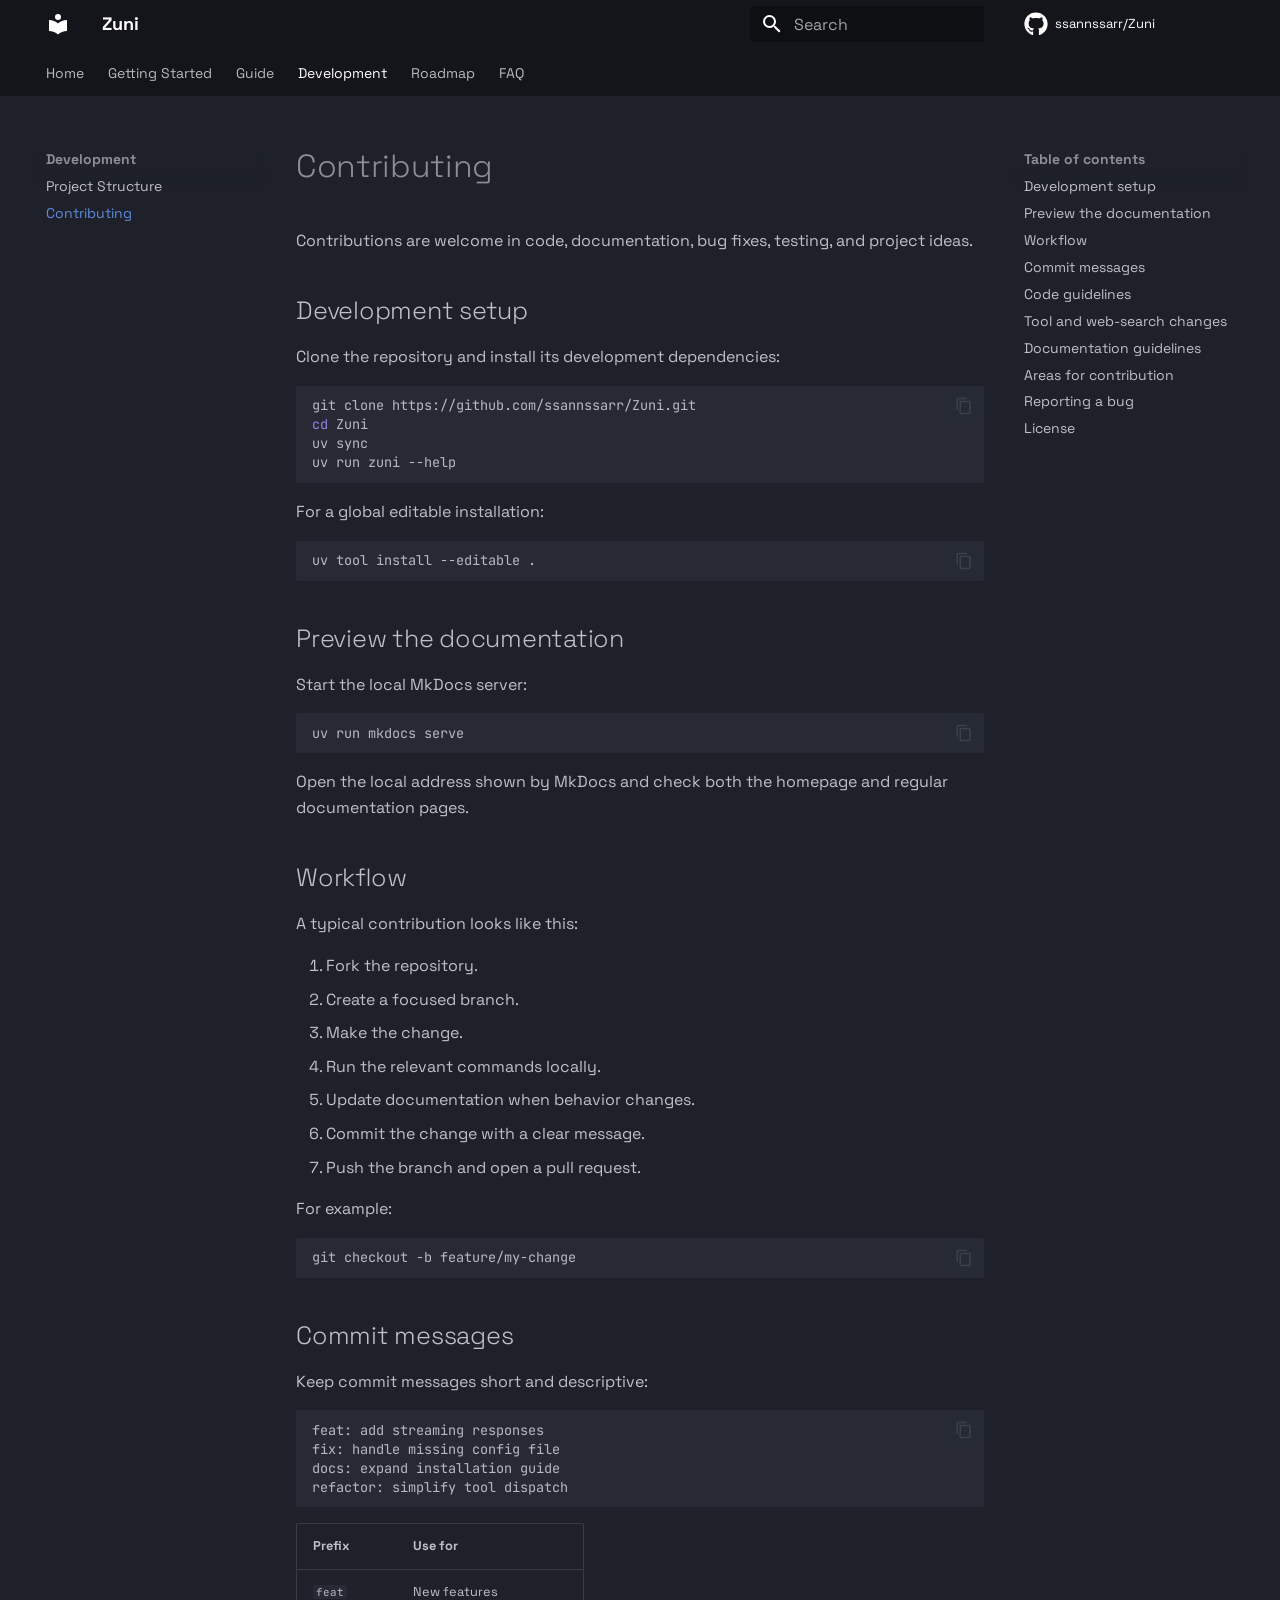
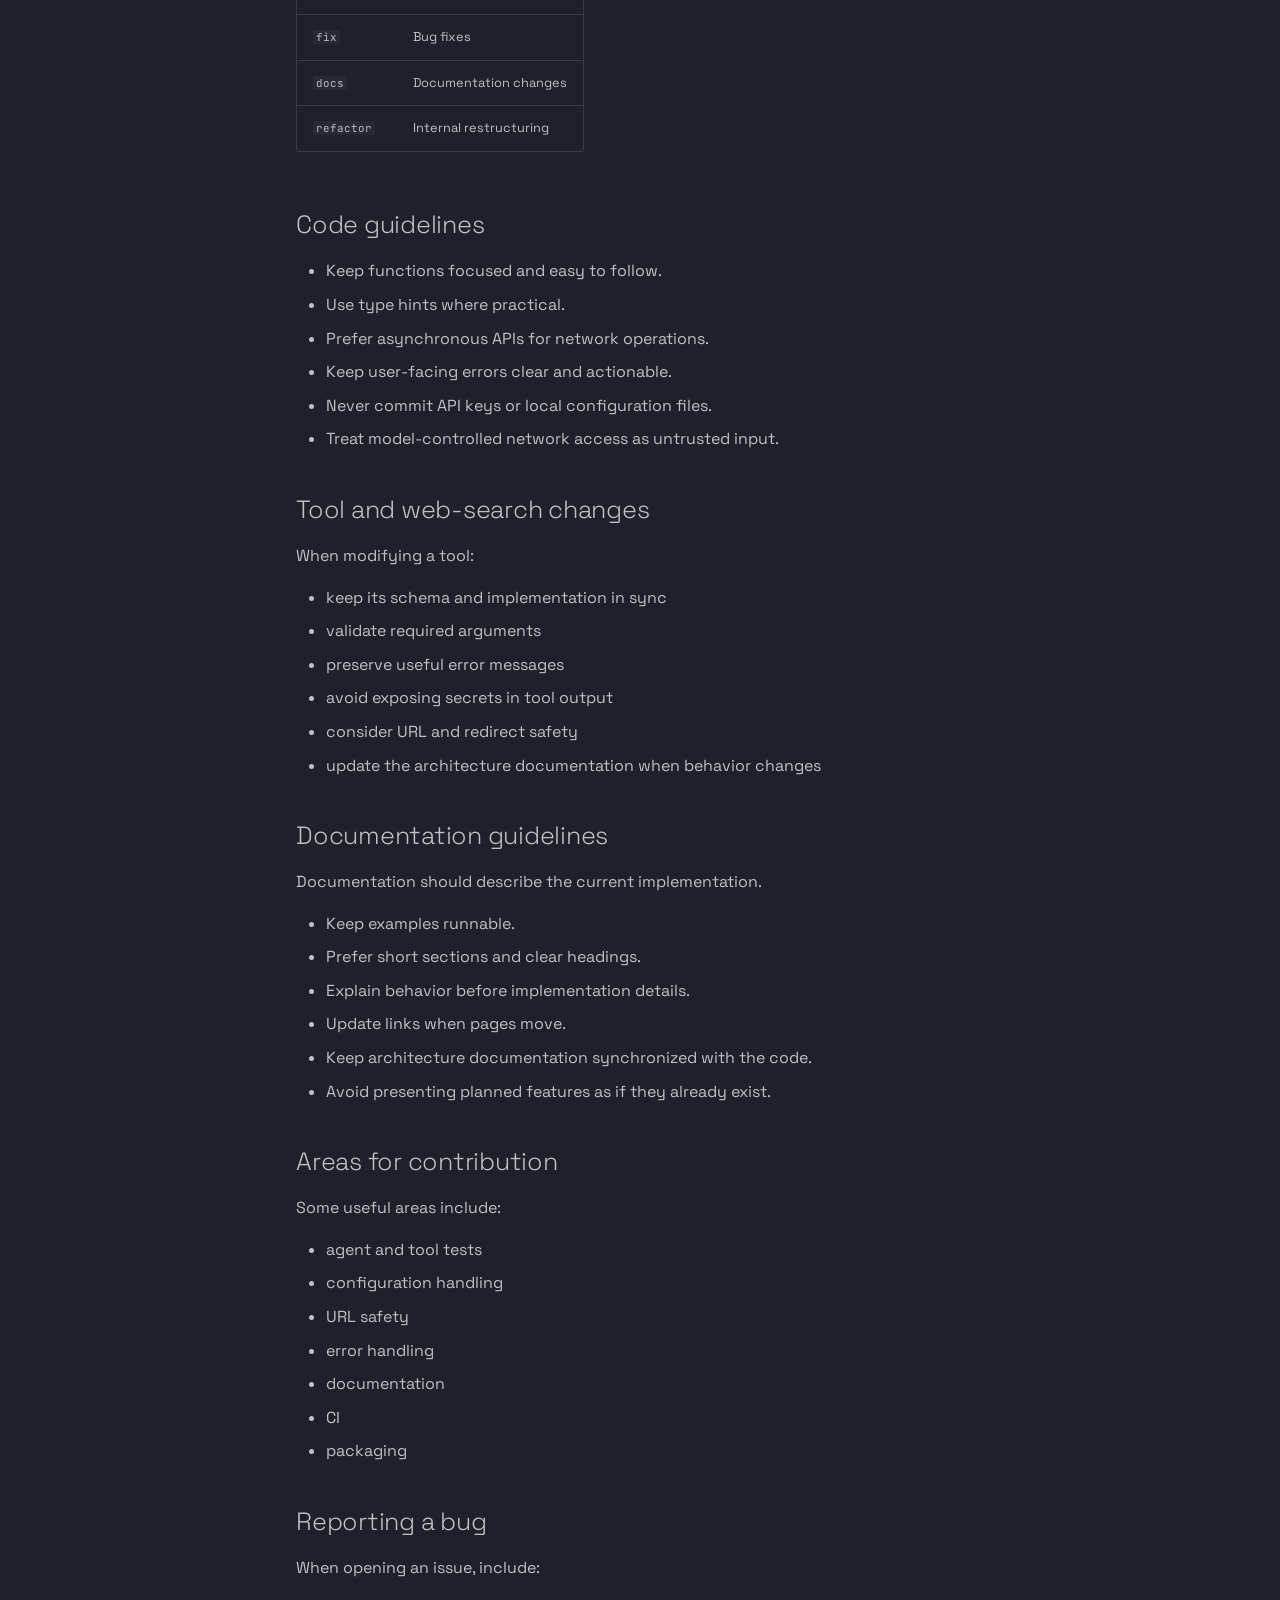
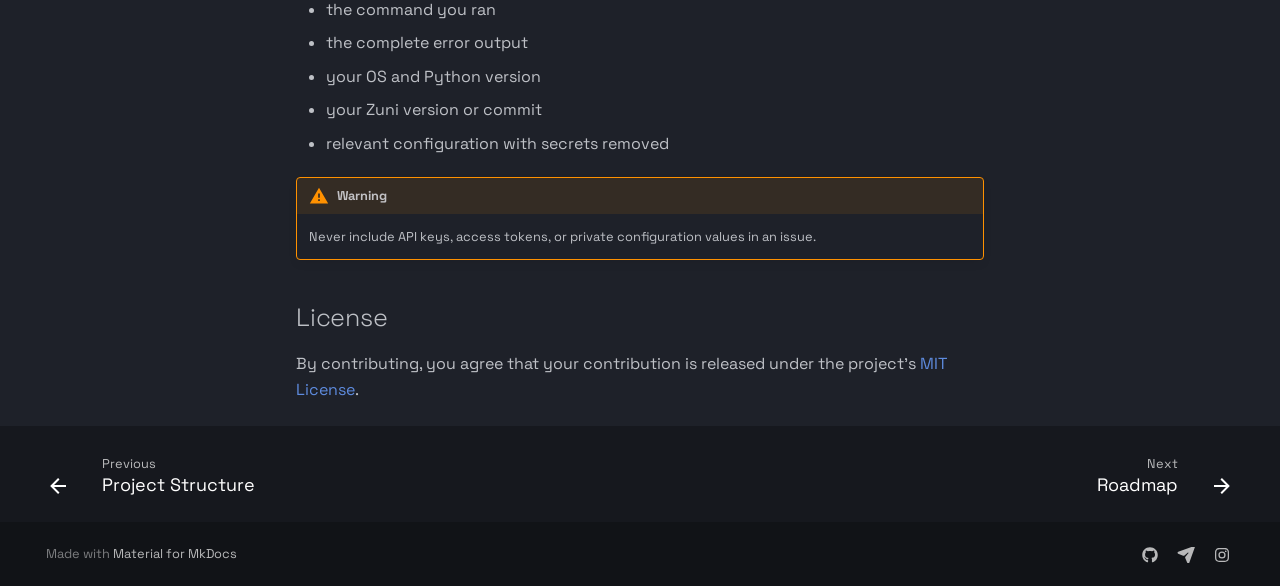
<file: development/contributing/index.html>
<!doctype html>
<html lang="en" class="no-js">
  <head>
    
      <meta charset="utf-8">
      <meta name="viewport" content="width=device-width,initial-scale=1">
      
        <meta name="description" content="One Command Search">
      
      
      
        <link rel="canonical" href="https://ssannssarr.github.io/Zuni/development/contributing/">
      
      
        <link rel="prev" href="../project-structure/">
      
      
        <link rel="next" href="../../roadmap/">
      
      
        
      
      
      <link rel="icon" href="../../assets/images/favicon.png">
      <meta name="generator" content="mkdocs-1.6.1, mkdocs-material-9.7.7">
    
    
      
        <title>Contributing - Zuni</title>
      
    
    
      <link rel="stylesheet" href="../../assets/stylesheets/main.ec1eaa64.min.css">
      
        
        <link rel="stylesheet" href="../../assets/stylesheets/palette.ab4e12ef.min.css">
      
      


    
    
      
    
    
      
        
        
        <link rel="preconnect" href="https://fonts.gstatic.com" crossorigin>
        <link rel="stylesheet" href="https://fonts.googleapis.com/css?family=Space+Grotesk:300,300i,400,400i,700,700i%7CJetBrains+Mono:400,400i,700,700i&display=fallback">
        <style>:root{--md-text-font:"Space Grotesk";--md-code-font:"JetBrains Mono"}</style>
      
    
    
      <link rel="stylesheet" href="../../stylesheets/home.css">
    
    <script>__md_scope=new URL("../..",location),__md_hash=e=>[...e].reduce(((e,_)=>(e<<5)-e+_.charCodeAt(0)),0),__md_get=(e,_=localStorage,t=__md_scope)=>JSON.parse(_.getItem(t.pathname+"."+e)),__md_set=(e,_,t=localStorage,a=__md_scope)=>{try{t.setItem(a.pathname+"."+e,JSON.stringify(_))}catch(e){}}</script>
    
      

    
    
  </head>
  
  
    
    
    
    
    
    <body dir="ltr" data-md-color-scheme="slate" data-md-color-primary="black" data-md-color-accent="lime">
  
    
    <input class="md-toggle" data-md-toggle="drawer" type="checkbox" id="__drawer" autocomplete="off">
    <input class="md-toggle" data-md-toggle="search" type="checkbox" id="__search" autocomplete="off">
    <label class="md-overlay" for="__drawer"></label>
    <div data-md-component="skip">
      
        
        <a href="#contributing" class="md-skip">
          Skip to content
        </a>
      
    </div>
    <div data-md-component="announce">
      
    </div>
    
    
      

<header class="md-header" data-md-component="header">
  <nav class="md-header__inner md-grid" aria-label="Header">
    <a href="../.." title="Zuni" class="md-header__button md-logo" aria-label="Zuni" data-md-component="logo">
      
  
  <svg xmlns="http://www.w3.org/2000/svg" viewBox="0 0 24 24"><path d="M12 8a3 3 0 0 0 3-3 3 3 0 0 0-3-3 3 3 0 0 0-3 3 3 3 0 0 0 3 3m0 3.54C9.64 9.35 6.5 8 3 8v11c3.5 0 6.64 1.35 9 3.54 2.36-2.19 5.5-3.54 9-3.54V8c-3.5 0-6.64 1.35-9 3.54"/></svg>

    </a>
    <label class="md-header__button md-icon" for="__drawer">
      
      <svg xmlns="http://www.w3.org/2000/svg" viewBox="0 0 24 24"><path d="M3 6h18v2H3zm0 5h18v2H3zm0 5h18v2H3z"/></svg>
    </label>
    <div class="md-header__title" data-md-component="header-title">
      <div class="md-header__ellipsis">
        <div class="md-header__topic">
          <span class="md-ellipsis">
            Zuni
          </span>
        </div>
        <div class="md-header__topic" data-md-component="header-topic">
          <span class="md-ellipsis">
            
              Contributing
            
          </span>
        </div>
      </div>
    </div>
    
      
    
    
    
    
      
      
        <label class="md-header__button md-icon" for="__search">
          
          <svg xmlns="http://www.w3.org/2000/svg" viewBox="0 0 24 24"><path d="M9.5 3A6.5 6.5 0 0 1 16 9.5c0 1.61-.59 3.09-1.56 4.23l.27.27h.79l5 5-1.5 1.5-5-5v-.79l-.27-.27A6.52 6.52 0 0 1 9.5 16 6.5 6.5 0 0 1 3 9.5 6.5 6.5 0 0 1 9.5 3m0 2C7 5 5 7 5 9.5S7 14 9.5 14 14 12 14 9.5 12 5 9.5 5"/></svg>
        </label>
        <div class="md-search" data-md-component="search" role="dialog">
  <label class="md-search__overlay" for="__search"></label>
  <div class="md-search__inner" role="search">
    <form class="md-search__form" name="search">
      <input type="text" class="md-search__input" name="query" aria-label="Search" placeholder="Search" autocapitalize="off" autocorrect="off" autocomplete="off" spellcheck="false" data-md-component="search-query" required>
      <label class="md-search__icon md-icon" for="__search">
        
        <svg xmlns="http://www.w3.org/2000/svg" viewBox="0 0 24 24"><path d="M9.5 3A6.5 6.5 0 0 1 16 9.5c0 1.61-.59 3.09-1.56 4.23l.27.27h.79l5 5-1.5 1.5-5-5v-.79l-.27-.27A6.52 6.52 0 0 1 9.5 16 6.5 6.5 0 0 1 3 9.5 6.5 6.5 0 0 1 9.5 3m0 2C7 5 5 7 5 9.5S7 14 9.5 14 14 12 14 9.5 12 5 9.5 5"/></svg>
        
        <svg xmlns="http://www.w3.org/2000/svg" viewBox="0 0 24 24"><path d="M20 11v2H8l5.5 5.5-1.42 1.42L4.16 12l7.92-7.92L13.5 5.5 8 11z"/></svg>
      </label>
      <nav class="md-search__options" aria-label="Search">
        
        <button type="reset" class="md-search__icon md-icon" title="Clear" aria-label="Clear" tabindex="-1">
          
          <svg xmlns="http://www.w3.org/2000/svg" viewBox="0 0 24 24"><path d="M19 6.41 17.59 5 12 10.59 6.41 5 5 6.41 10.59 12 5 17.59 6.41 19 12 13.41 17.59 19 19 17.59 13.41 12z"/></svg>
        </button>
      </nav>
      
    </form>
    <div class="md-search__output">
      <div class="md-search__scrollwrap" tabindex="0" data-md-scrollfix>
        <div class="md-search-result" data-md-component="search-result">
          <div class="md-search-result__meta">
            Initializing search
          </div>
          <ol class="md-search-result__list" role="presentation"></ol>
        </div>
      </div>
    </div>
  </div>
</div>
      
    
    
      <div class="md-header__source">
        <a href="https://github.com/ssannssarr/Zuni" title="Go to repository" class="md-source" data-md-component="source">
  <div class="md-source__icon md-icon">
    
    <svg xmlns="http://www.w3.org/2000/svg" viewBox="0 0 512 512"><!--! Font Awesome Free 7.1.0 by @fontawesome - https://fontawesome.com License - https://fontawesome.com/license/free (Icons: CC BY 4.0, Fonts: SIL OFL 1.1, Code: MIT License) Copyright 2025 Fonticons, Inc.--><path d="M173.9 397.4c0 2-2.3 3.6-5.2 3.6-3.3.3-5.6-1.3-5.6-3.6 0-2 2.3-3.6 5.2-3.6 3-.3 5.6 1.3 5.6 3.6m-31.1-4.5c-.7 2 1.3 4.3 4.3 4.9 2.6 1 5.6 0 6.2-2s-1.3-4.3-4.3-5.2c-2.6-.7-5.5.3-6.2 2.3m44.2-1.7c-2.9.7-4.9 2.6-4.6 4.9.3 2 2.9 3.3 5.9 2.6 2.9-.7 4.9-2.6 4.6-4.6-.3-1.9-3-3.2-5.9-2.9M252.8 8C114.1 8 8 113.3 8 252c0 110.9 69.8 205.8 169.5 239.2 12.8 2.3 17.3-5.6 17.3-12.1 0-6.2-.3-40.4-.3-61.4 0 0-70 15-84.7-29.8 0 0-11.4-29.1-27.8-36.6 0 0-22.9-15.7 1.6-15.4 0 0 24.9 2 38.6 25.8 21.9 38.6 58.6 27.5 72.9 20.9 2.3-16 8.8-27.1 16-33.7-55.9-6.2-112.3-14.3-112.3-110.5 0-27.5 7.6-41.3 23.6-58.9-2.6-6.5-11.1-33.3 2.6-67.9 20.9-6.5 69 27 69 27 20-5.6 41.5-8.5 62.8-8.5s42.8 2.9 62.8 8.5c0 0 48.1-33.6 69-27 13.7 34.7 5.2 61.4 2.6 67.9 16 17.7 25.8 31.5 25.8 58.9 0 96.5-58.9 104.2-114.8 110.5 9.2 7.9 17 22.9 17 46.4 0 33.7-.3 75.4-.3 83.6 0 6.5 4.6 14.4 17.3 12.1C436.2 457.8 504 362.9 504 252 504 113.3 391.5 8 252.8 8M105.2 352.9c-1.3 1-1 3.3.7 5.2 1.6 1.6 3.9 2.3 5.2 1 1.3-1 1-3.3-.7-5.2-1.6-1.6-3.9-2.3-5.2-1m-10.8-8.1c-.7 1.3.3 2.9 2.3 3.9 1.6 1 3.6.7 4.3-.7.7-1.3-.3-2.9-2.3-3.9-2-.6-3.6-.3-4.3.7m32.4 35.6c-1.6 1.3-1 4.3 1.3 6.2 2.3 2.3 5.2 2.6 6.5 1 1.3-1.3.7-4.3-1.3-6.2-2.2-2.3-5.2-2.6-6.5-1m-11.4-14.7c-1.6 1-1.6 3.6 0 5.9s4.3 3.3 5.6 2.3c1.6-1.3 1.6-3.9 0-6.2-1.4-2.3-4-3.3-5.6-2"/></svg>
  </div>
  <div class="md-source__repository">
    ssannssarr/Zuni
  </div>
</a>
      </div>
    
  </nav>
  
</header>
    
    <div class="md-container" data-md-component="container">
      
      
        
          
            
<nav class="md-tabs" aria-label="Tabs" data-md-component="tabs">
  <div class="md-grid">
    <ul class="md-tabs__list">
      
        
  
  
  
  
    <li class="md-tabs__item">
      <a href="../.." class="md-tabs__link">
        
  
  
    
  
  Home

      </a>
    </li>
  

      
        
  
  
  
  
    
    
      <li class="md-tabs__item">
        <a href="../../getting-started/installation/" class="md-tabs__link">
          
  
  
  Getting Started

        </a>
      </li>
    
  

      
        
  
  
  
  
    
    
      <li class="md-tabs__item">
        <a href="../../guide/commands/" class="md-tabs__link">
          
  
  
  Guide

        </a>
      </li>
    
  

      
        
  
  
  
    
  
  
    
    
      <li class="md-tabs__item md-tabs__item--active">
        <a href="../project-structure/" class="md-tabs__link">
          
  
  
  Development

        </a>
      </li>
    
  

      
        
  
  
  
  
    <li class="md-tabs__item">
      <a href="../../roadmap/" class="md-tabs__link">
        
  
  
    
  
  Roadmap

      </a>
    </li>
  

      
        
  
  
  
  
    <li class="md-tabs__item">
      <a href="../../faq/" class="md-tabs__link">
        
  
  
    
  
  FAQ

      </a>
    </li>
  

      
    </ul>
  </div>
</nav>
          
        
      
      <main class="md-main" data-md-component="main">
        <div class="md-main__inner md-grid">
          
            
              
              <div class="md-sidebar md-sidebar--primary" data-md-component="sidebar" data-md-type="navigation" >
                <div class="md-sidebar__scrollwrap">
                  <div class="md-sidebar__inner">
                    


  


<nav class="md-nav md-nav--primary md-nav--lifted" aria-label="Navigation" data-md-level="0">
  <label class="md-nav__title" for="__drawer">
    <a href="../.." title="Zuni" class="md-nav__button md-logo" aria-label="Zuni" data-md-component="logo">
      
  
  <svg xmlns="http://www.w3.org/2000/svg" viewBox="0 0 24 24"><path d="M12 8a3 3 0 0 0 3-3 3 3 0 0 0-3-3 3 3 0 0 0-3 3 3 3 0 0 0 3 3m0 3.54C9.64 9.35 6.5 8 3 8v11c3.5 0 6.64 1.35 9 3.54 2.36-2.19 5.5-3.54 9-3.54V8c-3.5 0-6.64 1.35-9 3.54"/></svg>

    </a>
    Zuni
  </label>
  
    <div class="md-nav__source">
      <a href="https://github.com/ssannssarr/Zuni" title="Go to repository" class="md-source" data-md-component="source">
  <div class="md-source__icon md-icon">
    
    <svg xmlns="http://www.w3.org/2000/svg" viewBox="0 0 512 512"><!--! Font Awesome Free 7.1.0 by @fontawesome - https://fontawesome.com License - https://fontawesome.com/license/free (Icons: CC BY 4.0, Fonts: SIL OFL 1.1, Code: MIT License) Copyright 2025 Fonticons, Inc.--><path d="M173.9 397.4c0 2-2.3 3.6-5.2 3.6-3.3.3-5.6-1.3-5.6-3.6 0-2 2.3-3.6 5.2-3.6 3-.3 5.6 1.3 5.6 3.6m-31.1-4.5c-.7 2 1.3 4.3 4.3 4.9 2.6 1 5.6 0 6.2-2s-1.3-4.3-4.3-5.2c-2.6-.7-5.5.3-6.2 2.3m44.2-1.7c-2.9.7-4.9 2.6-4.6 4.9.3 2 2.9 3.3 5.9 2.6 2.9-.7 4.9-2.6 4.6-4.6-.3-1.9-3-3.2-5.9-2.9M252.8 8C114.1 8 8 113.3 8 252c0 110.9 69.8 205.8 169.5 239.2 12.8 2.3 17.3-5.6 17.3-12.1 0-6.2-.3-40.4-.3-61.4 0 0-70 15-84.7-29.8 0 0-11.4-29.1-27.8-36.6 0 0-22.9-15.7 1.6-15.4 0 0 24.9 2 38.6 25.8 21.9 38.6 58.6 27.5 72.9 20.9 2.3-16 8.8-27.1 16-33.7-55.9-6.2-112.3-14.3-112.3-110.5 0-27.5 7.6-41.3 23.6-58.9-2.6-6.5-11.1-33.3 2.6-67.9 20.9-6.5 69 27 69 27 20-5.6 41.5-8.5 62.8-8.5s42.8 2.9 62.8 8.5c0 0 48.1-33.6 69-27 13.7 34.7 5.2 61.4 2.6 67.9 16 17.7 25.8 31.5 25.8 58.9 0 96.5-58.9 104.2-114.8 110.5 9.2 7.9 17 22.9 17 46.4 0 33.7-.3 75.4-.3 83.6 0 6.5 4.6 14.4 17.3 12.1C436.2 457.8 504 362.9 504 252 504 113.3 391.5 8 252.8 8M105.2 352.9c-1.3 1-1 3.3.7 5.2 1.6 1.6 3.9 2.3 5.2 1 1.3-1 1-3.3-.7-5.2-1.6-1.6-3.9-2.3-5.2-1m-10.8-8.1c-.7 1.3.3 2.9 2.3 3.9 1.6 1 3.6.7 4.3-.7.7-1.3-.3-2.9-2.3-3.9-2-.6-3.6-.3-4.3.7m32.4 35.6c-1.6 1.3-1 4.3 1.3 6.2 2.3 2.3 5.2 2.6 6.5 1 1.3-1.3.7-4.3-1.3-6.2-2.2-2.3-5.2-2.6-6.5-1m-11.4-14.7c-1.6 1-1.6 3.6 0 5.9s4.3 3.3 5.6 2.3c1.6-1.3 1.6-3.9 0-6.2-1.4-2.3-4-3.3-5.6-2"/></svg>
  </div>
  <div class="md-source__repository">
    ssannssarr/Zuni
  </div>
</a>
    </div>
  
  <ul class="md-nav__list" data-md-scrollfix>
    
      
      
  
  
  
  
    <li class="md-nav__item">
      <a href="../.." class="md-nav__link">
        
  
  
  <span class="md-ellipsis">
    
  
    Home
  

    
  </span>
  
  

      </a>
    </li>
  

    
      
      
  
  
  
  
    
    
    
    
      
      
        
      
    
    
    <li class="md-nav__item md-nav__item--nested">
      
        
        
        <input class="md-nav__toggle md-toggle " type="checkbox" id="__nav_2" >
        
          
          <label class="md-nav__link" for="__nav_2" id="__nav_2_label" tabindex="0">
            
  
  
  <span class="md-ellipsis">
    
  
    Getting Started
  

    
  </span>
  
  

            <span class="md-nav__icon md-icon"></span>
          </label>
        
        <nav class="md-nav" data-md-level="1" aria-labelledby="__nav_2_label" aria-expanded="false">
          <label class="md-nav__title" for="__nav_2">
            <span class="md-nav__icon md-icon"></span>
            
  
    Getting Started
  

          </label>
          <ul class="md-nav__list" data-md-scrollfix>
            
              
                
  
  
  
  
    <li class="md-nav__item">
      <a href="../../getting-started/installation/" class="md-nav__link">
        
  
  
  <span class="md-ellipsis">
    
  
    Installation
  

    
  </span>
  
  

      </a>
    </li>
  

              
            
              
                
  
  
  
  
    <li class="md-nav__item">
      <a href="../../getting-started/configuration/" class="md-nav__link">
        
  
  
  <span class="md-ellipsis">
    
  
    Configuration
  

    
  </span>
  
  

      </a>
    </li>
  

              
            
          </ul>
        </nav>
      
    </li>
  

    
      
      
  
  
  
  
    
    
    
    
      
      
        
      
    
    
    <li class="md-nav__item md-nav__item--nested">
      
        
        
        <input class="md-nav__toggle md-toggle " type="checkbox" id="__nav_3" >
        
          
          <label class="md-nav__link" for="__nav_3" id="__nav_3_label" tabindex="0">
            
  
  
  <span class="md-ellipsis">
    
  
    Guide
  

    
  </span>
  
  

            <span class="md-nav__icon md-icon"></span>
          </label>
        
        <nav class="md-nav" data-md-level="1" aria-labelledby="__nav_3_label" aria-expanded="false">
          <label class="md-nav__title" for="__nav_3">
            <span class="md-nav__icon md-icon"></span>
            
  
    Guide
  

          </label>
          <ul class="md-nav__list" data-md-scrollfix>
            
              
                
  
  
  
  
    <li class="md-nav__item">
      <a href="../../guide/commands/" class="md-nav__link">
        
  
  
  <span class="md-ellipsis">
    
  
    Commands
  

    
  </span>
  
  

      </a>
    </li>
  

              
            
              
                
  
  
  
  
    <li class="md-nav__item">
      <a href="../../guide/architecture/" class="md-nav__link">
        
  
  
  <span class="md-ellipsis">
    
  
    Architecture
  

    
  </span>
  
  

      </a>
    </li>
  

              
            
              
                
  
  
  
  
    <li class="md-nav__item">
      <a href="../../guide/troubleshooting/" class="md-nav__link">
        
  
  
  <span class="md-ellipsis">
    
  
    Troubleshooting
  

    
  </span>
  
  

      </a>
    </li>
  

              
            
          </ul>
        </nav>
      
    </li>
  

    
      
      
  
  
    
  
  
  
    
    
    
    
      
        
        
      
      
        
      
    
    
    <li class="md-nav__item md-nav__item--active md-nav__item--section md-nav__item--nested">
      
        
        
        <input class="md-nav__toggle md-toggle " type="checkbox" id="__nav_4" checked>
        
          
          <label class="md-nav__link" for="__nav_4" id="__nav_4_label" tabindex="">
            
  
  
  <span class="md-ellipsis">
    
  
    Development
  

    
  </span>
  
  

            <span class="md-nav__icon md-icon"></span>
          </label>
        
        <nav class="md-nav" data-md-level="1" aria-labelledby="__nav_4_label" aria-expanded="true">
          <label class="md-nav__title" for="__nav_4">
            <span class="md-nav__icon md-icon"></span>
            
  
    Development
  

          </label>
          <ul class="md-nav__list" data-md-scrollfix>
            
              
                
  
  
  
  
    <li class="md-nav__item">
      <a href="../project-structure/" class="md-nav__link">
        
  
  
  <span class="md-ellipsis">
    
  
    Project Structure
  

    
  </span>
  
  

      </a>
    </li>
  

              
            
              
                
  
  
    
  
  
  
    <li class="md-nav__item md-nav__item--active">
      
      <input class="md-nav__toggle md-toggle" type="checkbox" id="__toc">
      
      
        
      
      
        <label class="md-nav__link md-nav__link--active" for="__toc">
          
  
  
  <span class="md-ellipsis">
    
  
    Contributing
  

    
  </span>
  
  

          <span class="md-nav__icon md-icon"></span>
        </label>
      
      <a href="./" class="md-nav__link md-nav__link--active">
        
  
  
  <span class="md-ellipsis">
    
  
    Contributing
  

    
  </span>
  
  

      </a>
      
        

<nav class="md-nav md-nav--secondary" aria-label="Table of contents">
  
  
  
    
  
  
    <label class="md-nav__title" for="__toc">
      <span class="md-nav__icon md-icon"></span>
      Table of contents
    </label>
    <ul class="md-nav__list" data-md-component="toc" data-md-scrollfix>
      
        <li class="md-nav__item">
  <a href="#development-setup" class="md-nav__link">
    <span class="md-ellipsis">
      
        Development setup
      
    </span>
  </a>
  
</li>
      
        <li class="md-nav__item">
  <a href="#preview-the-documentation" class="md-nav__link">
    <span class="md-ellipsis">
      
        Preview the documentation
      
    </span>
  </a>
  
</li>
      
        <li class="md-nav__item">
  <a href="#workflow" class="md-nav__link">
    <span class="md-ellipsis">
      
        Workflow
      
    </span>
  </a>
  
</li>
      
        <li class="md-nav__item">
  <a href="#commit-messages" class="md-nav__link">
    <span class="md-ellipsis">
      
        Commit messages
      
    </span>
  </a>
  
</li>
      
        <li class="md-nav__item">
  <a href="#code-guidelines" class="md-nav__link">
    <span class="md-ellipsis">
      
        Code guidelines
      
    </span>
  </a>
  
</li>
      
        <li class="md-nav__item">
  <a href="#tool-and-web-search-changes" class="md-nav__link">
    <span class="md-ellipsis">
      
        Tool and web-search changes
      
    </span>
  </a>
  
</li>
      
        <li class="md-nav__item">
  <a href="#documentation-guidelines" class="md-nav__link">
    <span class="md-ellipsis">
      
        Documentation guidelines
      
    </span>
  </a>
  
</li>
      
        <li class="md-nav__item">
  <a href="#areas-for-contribution" class="md-nav__link">
    <span class="md-ellipsis">
      
        Areas for contribution
      
    </span>
  </a>
  
</li>
      
        <li class="md-nav__item">
  <a href="#reporting-a-bug" class="md-nav__link">
    <span class="md-ellipsis">
      
        Reporting a bug
      
    </span>
  </a>
  
</li>
      
        <li class="md-nav__item">
  <a href="#license" class="md-nav__link">
    <span class="md-ellipsis">
      
        License
      
    </span>
  </a>
  
</li>
      
    </ul>
  
</nav>
      
    </li>
  

              
            
          </ul>
        </nav>
      
    </li>
  

    
      
      
  
  
  
  
    <li class="md-nav__item">
      <a href="../../roadmap/" class="md-nav__link">
        
  
  
  <span class="md-ellipsis">
    
  
    Roadmap
  

    
  </span>
  
  

      </a>
    </li>
  

    
      
      
  
  
  
  
    <li class="md-nav__item">
      <a href="../../faq/" class="md-nav__link">
        
  
  
  <span class="md-ellipsis">
    
  
    FAQ
  

    
  </span>
  
  

      </a>
    </li>
  

    
  </ul>
</nav>
                  </div>
                </div>
              </div>
            
            
              
              <div class="md-sidebar md-sidebar--secondary" data-md-component="sidebar" data-md-type="toc" >
                <div class="md-sidebar__scrollwrap">
                  <div class="md-sidebar__inner">
                    

<nav class="md-nav md-nav--secondary" aria-label="Table of contents">
  
  
  
    
  
  
    <label class="md-nav__title" for="__toc">
      <span class="md-nav__icon md-icon"></span>
      Table of contents
    </label>
    <ul class="md-nav__list" data-md-component="toc" data-md-scrollfix>
      
        <li class="md-nav__item">
  <a href="#development-setup" class="md-nav__link">
    <span class="md-ellipsis">
      
        Development setup
      
    </span>
  </a>
  
</li>
      
        <li class="md-nav__item">
  <a href="#preview-the-documentation" class="md-nav__link">
    <span class="md-ellipsis">
      
        Preview the documentation
      
    </span>
  </a>
  
</li>
      
        <li class="md-nav__item">
  <a href="#workflow" class="md-nav__link">
    <span class="md-ellipsis">
      
        Workflow
      
    </span>
  </a>
  
</li>
      
        <li class="md-nav__item">
  <a href="#commit-messages" class="md-nav__link">
    <span class="md-ellipsis">
      
        Commit messages
      
    </span>
  </a>
  
</li>
      
        <li class="md-nav__item">
  <a href="#code-guidelines" class="md-nav__link">
    <span class="md-ellipsis">
      
        Code guidelines
      
    </span>
  </a>
  
</li>
      
        <li class="md-nav__item">
  <a href="#tool-and-web-search-changes" class="md-nav__link">
    <span class="md-ellipsis">
      
        Tool and web-search changes
      
    </span>
  </a>
  
</li>
      
        <li class="md-nav__item">
  <a href="#documentation-guidelines" class="md-nav__link">
    <span class="md-ellipsis">
      
        Documentation guidelines
      
    </span>
  </a>
  
</li>
      
        <li class="md-nav__item">
  <a href="#areas-for-contribution" class="md-nav__link">
    <span class="md-ellipsis">
      
        Areas for contribution
      
    </span>
  </a>
  
</li>
      
        <li class="md-nav__item">
  <a href="#reporting-a-bug" class="md-nav__link">
    <span class="md-ellipsis">
      
        Reporting a bug
      
    </span>
  </a>
  
</li>
      
        <li class="md-nav__item">
  <a href="#license" class="md-nav__link">
    <span class="md-ellipsis">
      
        License
      
    </span>
  </a>
  
</li>
      
    </ul>
  
</nav>
                  </div>
                </div>
              </div>
            
          
          
            <div class="md-content" data-md-component="content">
              
              <article class="md-content__inner md-typeset">
                
                  


  
  


<h1 id="contributing">Contributing</h1>
<p>Contributions are welcome in code, documentation, bug fixes, testing, and project ideas.</p>
<h2 id="development-setup">Development setup</h2>
<p>Clone the repository and install its development dependencies:</p>
<div class="highlight"><pre><span></span><code>git<span class="w"> </span>clone<span class="w"> </span>https://github.com/ssannssarr/Zuni.git
<span class="nb">cd</span><span class="w"> </span>Zuni
uv<span class="w"> </span>sync
uv<span class="w"> </span>run<span class="w"> </span>zuni<span class="w"> </span>--help
</code></pre></div>
<p>For a global editable installation:</p>
<div class="highlight"><pre><span></span><code>uv<span class="w"> </span>tool<span class="w"> </span>install<span class="w"> </span>--editable<span class="w"> </span>.
</code></pre></div>
<h2 id="preview-the-documentation">Preview the documentation</h2>
<p>Start the local MkDocs server:</p>
<div class="highlight"><pre><span></span><code>uv<span class="w"> </span>run<span class="w"> </span>mkdocs<span class="w"> </span>serve
</code></pre></div>
<p>Open the local address shown by MkDocs and check both the homepage and regular documentation pages.</p>
<h2 id="workflow">Workflow</h2>
<p>A typical contribution looks like this:</p>
<ol>
<li>Fork the repository.</li>
<li>Create a focused branch.</li>
<li>Make the change.</li>
<li>Run the relevant commands locally.</li>
<li>Update documentation when behavior changes.</li>
<li>Commit the change with a clear message.</li>
<li>Push the branch and open a pull request.</li>
</ol>
<p>For example:</p>
<div class="highlight"><pre><span></span><code>git<span class="w"> </span>checkout<span class="w"> </span>-b<span class="w"> </span>feature/my-change
</code></pre></div>
<h2 id="commit-messages">Commit messages</h2>
<p>Keep commit messages short and descriptive:</p>
<div class="highlight"><pre><span></span><code>feat: add streaming responses
fix: handle missing config file
docs: expand installation guide
refactor: simplify tool dispatch
</code></pre></div>
<table>
<thead>
<tr>
<th>Prefix</th>
<th>Use for</th>
</tr>
</thead>
<tbody>
<tr>
<td><code>feat</code></td>
<td>New features</td>
</tr>
<tr>
<td><code>fix</code></td>
<td>Bug fixes</td>
</tr>
<tr>
<td><code>docs</code></td>
<td>Documentation changes</td>
</tr>
<tr>
<td><code>refactor</code></td>
<td>Internal restructuring</td>
</tr>
</tbody>
</table>
<h2 id="code-guidelines">Code guidelines</h2>
<ul>
<li>Keep functions focused and easy to follow.</li>
<li>Use type hints where practical.</li>
<li>Prefer asynchronous APIs for network operations.</li>
<li>Keep user-facing errors clear and actionable.</li>
<li>Never commit API keys or local configuration files.</li>
<li>Treat model-controlled network access as untrusted input.</li>
</ul>
<h2 id="tool-and-web-search-changes">Tool and web-search changes</h2>
<p>When modifying a tool:</p>
<ul>
<li>keep its schema and implementation in sync</li>
<li>validate required arguments</li>
<li>preserve useful error messages</li>
<li>avoid exposing secrets in tool output</li>
<li>consider URL and redirect safety</li>
<li>update the architecture documentation when behavior changes</li>
</ul>
<h2 id="documentation-guidelines">Documentation guidelines</h2>
<p>Documentation should describe the current implementation.</p>
<ul>
<li>Keep examples runnable.</li>
<li>Prefer short sections and clear headings.</li>
<li>Explain behavior before implementation details.</li>
<li>Update links when pages move.</li>
<li>Keep architecture documentation synchronized with the code.</li>
<li>Avoid presenting planned features as if they already exist.</li>
</ul>
<h2 id="areas-for-contribution">Areas for contribution</h2>
<p>Some useful areas include:</p>
<ul>
<li>agent and tool tests</li>
<li>configuration handling</li>
<li>URL safety</li>
<li>error handling</li>
<li>documentation</li>
<li>CI</li>
<li>packaging</li>
</ul>
<h2 id="reporting-a-bug">Reporting a bug</h2>
<p>When opening an issue, include:</p>
<ul>
<li>the command you ran</li>
<li>the complete error output</li>
<li>your OS and Python version</li>
<li>your Zuni version or commit</li>
<li>relevant configuration with secrets removed</li>
</ul>
<div class="admonition warning">
<p class="admonition-title">Warning</p>
<p>Never include API keys, access tokens, or private configuration values in an issue.</p>
</div>
<h2 id="license">License</h2>
<p>By contributing, you agree that your contribution is released under the project's <a href="https://github.com/ssannssarr/Zuni/blob/main/LICENSE">MIT License</a>.</p>












                
              </article>
            </div>
          
          
<script>var target=document.getElementById(location.hash.slice(1));target&&target.name&&(target.checked=target.name.startsWith("__tabbed_"))</script>
        </div>
        
          <button type="button" class="md-top md-icon" data-md-component="top" hidden>
  
  <svg xmlns="http://www.w3.org/2000/svg" viewBox="0 0 24 24"><path d="M13 20h-2V8l-5.5 5.5-1.42-1.42L12 4.16l7.92 7.92-1.42 1.42L13 8z"/></svg>
  Back to top
</button>
        
      </main>
      
        <footer class="md-footer">
  
    
      
      <nav class="md-footer__inner md-grid" aria-label="Footer" >
        
          
          <a href="../project-structure/" class="md-footer__link md-footer__link--prev" aria-label="Previous: Project Structure">
            <div class="md-footer__button md-icon">
              
              <svg xmlns="http://www.w3.org/2000/svg" viewBox="0 0 24 24"><path d="M20 11v2H8l5.5 5.5-1.42 1.42L4.16 12l7.92-7.92L13.5 5.5 8 11z"/></svg>
            </div>
            <div class="md-footer__title">
              <span class="md-footer__direction">
                Previous
              </span>
              <div class="md-ellipsis">
                Project Structure
              </div>
            </div>
          </a>
        
        
          
          <a href="../../roadmap/" class="md-footer__link md-footer__link--next" aria-label="Next: Roadmap">
            <div class="md-footer__title">
              <span class="md-footer__direction">
                Next
              </span>
              <div class="md-ellipsis">
                Roadmap
              </div>
            </div>
            <div class="md-footer__button md-icon">
              
              <svg xmlns="http://www.w3.org/2000/svg" viewBox="0 0 24 24"><path d="M4 11v2h12l-5.5 5.5 1.42 1.42L19.84 12l-7.92-7.92L10.5 5.5 16 11z"/></svg>
            </div>
          </a>
        
      </nav>
    
  
  <div class="md-footer-meta md-typeset">
    <div class="md-footer-meta__inner md-grid">
      <div class="md-copyright">
  
  
    Made with
    <a href="https://squidfunk.github.io/mkdocs-material/" target="_blank" rel="noopener">
      Material for MkDocs
    </a>
  
</div>
      
        
<div class="md-social">
  
    
    
    
    
      
      
    
    <a href="https://github.com/ssannssarr/Zuni" target="_blank" rel="noopener" title="github.com" class="md-social__link">
      <svg xmlns="http://www.w3.org/2000/svg" viewBox="0 0 512 512"><!--! Font Awesome Free 7.1.0 by @fontawesome - https://fontawesome.com License - https://fontawesome.com/license/free (Icons: CC BY 4.0, Fonts: SIL OFL 1.1, Code: MIT License) Copyright 2025 Fonticons, Inc.--><path d="M173.9 397.4c0 2-2.3 3.6-5.2 3.6-3.3.3-5.6-1.3-5.6-3.6 0-2 2.3-3.6 5.2-3.6 3-.3 5.6 1.3 5.6 3.6m-31.1-4.5c-.7 2 1.3 4.3 4.3 4.9 2.6 1 5.6 0 6.2-2s-1.3-4.3-4.3-5.2c-2.6-.7-5.5.3-6.2 2.3m44.2-1.7c-2.9.7-4.9 2.6-4.6 4.9.3 2 2.9 3.3 5.9 2.6 2.9-.7 4.9-2.6 4.6-4.6-.3-1.9-3-3.2-5.9-2.9M252.8 8C114.1 8 8 113.3 8 252c0 110.9 69.8 205.8 169.5 239.2 12.8 2.3 17.3-5.6 17.3-12.1 0-6.2-.3-40.4-.3-61.4 0 0-70 15-84.7-29.8 0 0-11.4-29.1-27.8-36.6 0 0-22.9-15.7 1.6-15.4 0 0 24.9 2 38.6 25.8 21.9 38.6 58.6 27.5 72.9 20.9 2.3-16 8.8-27.1 16-33.7-55.9-6.2-112.3-14.3-112.3-110.5 0-27.5 7.6-41.3 23.6-58.9-2.6-6.5-11.1-33.3 2.6-67.9 20.9-6.5 69 27 69 27 20-5.6 41.5-8.5 62.8-8.5s42.8 2.9 62.8 8.5c0 0 48.1-33.6 69-27 13.7 34.7 5.2 61.4 2.6 67.9 16 17.7 25.8 31.5 25.8 58.9 0 96.5-58.9 104.2-114.8 110.5 9.2 7.9 17 22.9 17 46.4 0 33.7-.3 75.4-.3 83.6 0 6.5 4.6 14.4 17.3 12.1C436.2 457.8 504 362.9 504 252 504 113.3 391.5 8 252.8 8M105.2 352.9c-1.3 1-1 3.3.7 5.2 1.6 1.6 3.9 2.3 5.2 1 1.3-1 1-3.3-.7-5.2-1.6-1.6-3.9-2.3-5.2-1m-10.8-8.1c-.7 1.3.3 2.9 2.3 3.9 1.6 1 3.6.7 4.3-.7.7-1.3-.3-2.9-2.3-3.9-2-.6-3.6-.3-4.3.7m32.4 35.6c-1.6 1.3-1 4.3 1.3 6.2 2.3 2.3 5.2 2.6 6.5 1 1.3-1.3.7-4.3-1.3-6.2-2.2-2.3-5.2-2.6-6.5-1m-11.4-14.7c-1.6 1-1.6 3.6 0 5.9s4.3 3.3 5.6 2.3c1.6-1.3 1.6-3.9 0-6.2-1.4-2.3-4-3.3-5.6-2"/></svg>
    </a>
  
    
    
    
    
    <a href="mailto:ssannssarrai@gmail.com" target="_blank" rel="noopener" title="" class="md-social__link">
      <svg xmlns="http://www.w3.org/2000/svg" viewBox="0 0 576 512"><!--! Font Awesome Free 7.1.0 by @fontawesome - https://fontawesome.com License - https://fontawesome.com/license/free (Icons: CC BY 4.0, Fonts: SIL OFL 1.1, Code: MIT License) Copyright 2025 Fonticons, Inc.--><path d="M536.4-26.3c9.8-3.5 20.6-1 28 6.3s9.8 18.2 6.3 28l-178 496.9c-5 13.9-18.1 23.1-32.8 23.1-14.2 0-27-8.6-32.3-21.7l-64.2-158c-4.5-11-2.5-23.6 5.2-32.6l94.5-112.4c5.1-6.1 4.7-15-.9-20.6s-14.6-6-20.6-.9l-112.4 94.3c-9.1 7.6-21.6 9.6-32.6 5.2L38.1 216.8c-13.1-5.3-21.7-18.1-21.7-32.3 0-14.7 9.2-27.8 23.1-32.8z"/></svg>
    </a>
  
    
    
    
    
      
      
    
    <a href="https://instagram.com/ssannssarrai" target="_blank" rel="noopener" title="instagram.com" class="md-social__link">
      <svg xmlns="http://www.w3.org/2000/svg" viewBox="0 0 448 512"><!--! Font Awesome Free 7.1.0 by @fontawesome - https://fontawesome.com License - https://fontawesome.com/license/free (Icons: CC BY 4.0, Fonts: SIL OFL 1.1, Code: MIT License) Copyright 2025 Fonticons, Inc.--><path d="M224.3 141a115 115 0 1 0-.6 230 115 115 0 1 0 .6-230m-.6 40.4a74.6 74.6 0 1 1 .6 149.2 74.6 74.6 0 1 1-.6-149.2m93.4-45.1a26.8 26.8 0 1 1 53.6 0 26.8 26.8 0 1 1-53.6 0m129.7 27.2c-1.7-35.9-9.9-67.7-36.2-93.9-26.2-26.2-58-34.4-93.9-36.2-37-2.1-147.9-2.1-184.9 0-35.8 1.7-67.6 9.9-93.9 36.1s-34.4 58-36.2 93.9c-2.1 37-2.1 147.9 0 184.9 1.7 35.9 9.9 67.7 36.2 93.9s58 34.4 93.9 36.2c37 2.1 147.9 2.1 184.9 0 35.9-1.7 67.7-9.9 93.9-36.2 26.2-26.2 34.4-58 36.2-93.9 2.1-37 2.1-147.8 0-184.8M399 388c-7.8 19.6-22.9 34.7-42.6 42.6-29.5 11.7-99.5 9-132.1 9s-102.7 2.6-132.1-9c-19.6-7.8-34.7-22.9-42.6-42.6-11.7-29.5-9-99.5-9-132.1s-2.6-102.7 9-132.1c7.8-19.6 22.9-34.7 42.6-42.6 29.5-11.7 99.5-9 132.1-9s102.7-2.6 132.1 9c19.6 7.8 34.7 22.9 42.6 42.6 11.7 29.5 9 99.5 9 132.1s2.7 102.7-9 132.1"/></svg>
    </a>
  
</div>
      
    </div>
  </div>
</footer>
      
    </div>
    <div class="md-dialog" data-md-component="dialog">
      <div class="md-dialog__inner md-typeset"></div>
    </div>
    
    
    
      
      
      <script id="__config" type="application/json">{"annotate": null, "base": "../..", "features": ["navigation.tabs", "navigation.sections", "navigation.top", "content.code.copy", "content.code.annotate", "navigation.footer"], "search": "../../assets/javascripts/workers/search.2c215733.min.js", "tags": null, "translations": {"clipboard.copied": "Copied to clipboard", "clipboard.copy": "Copy to clipboard", "search.result.more.one": "1 more on this page", "search.result.more.other": "# more on this page", "search.result.none": "No matching documents", "search.result.one": "1 matching document", "search.result.other": "# matching documents", "search.result.placeholder": "Type to start searching", "search.result.term.missing": "Missing", "select.version": "Select version"}, "version": null}</script>
    
    
      <script src="../../assets/javascripts/bundle.d7400e89.min.js"></script>
      
        <script src="../../javascripts/cloudflare.js"></script>
      
        <script src="../../javascripts/home.js"></script>
      
    
  </body>
</html>
</file>
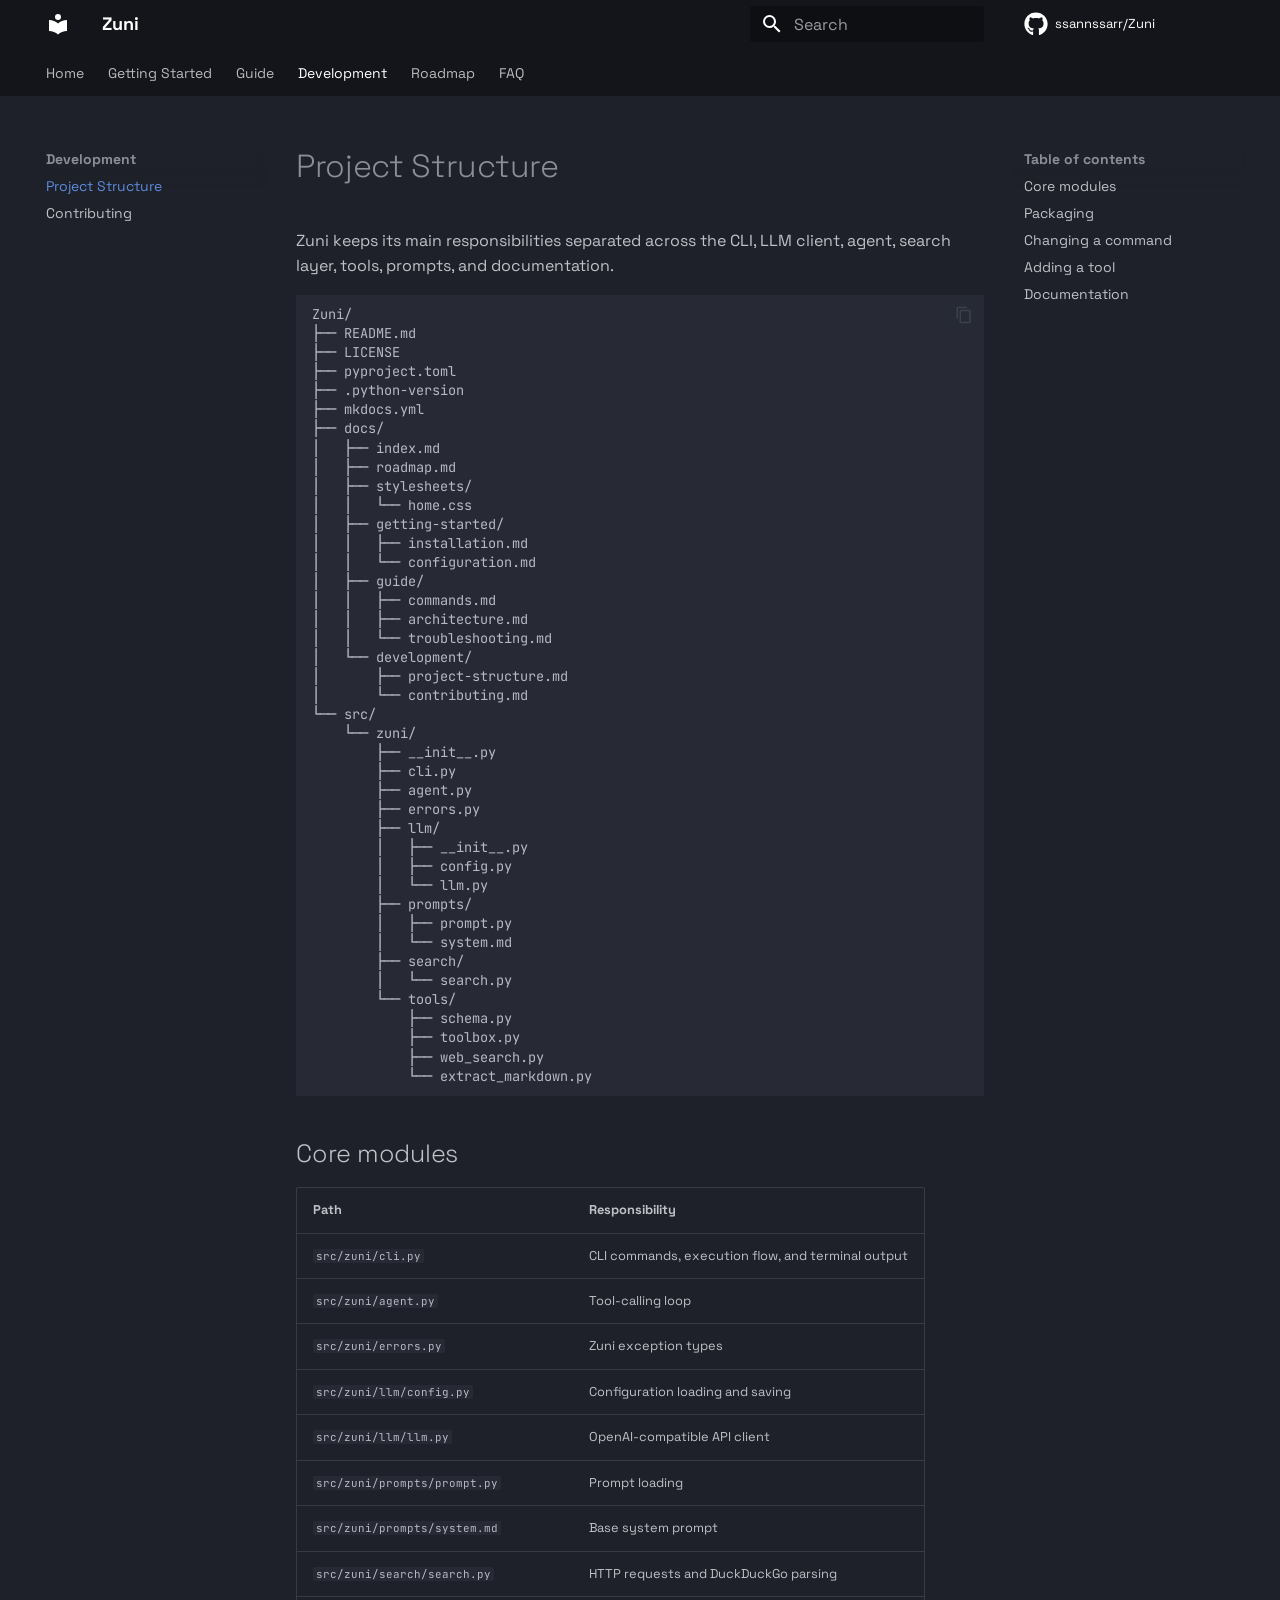
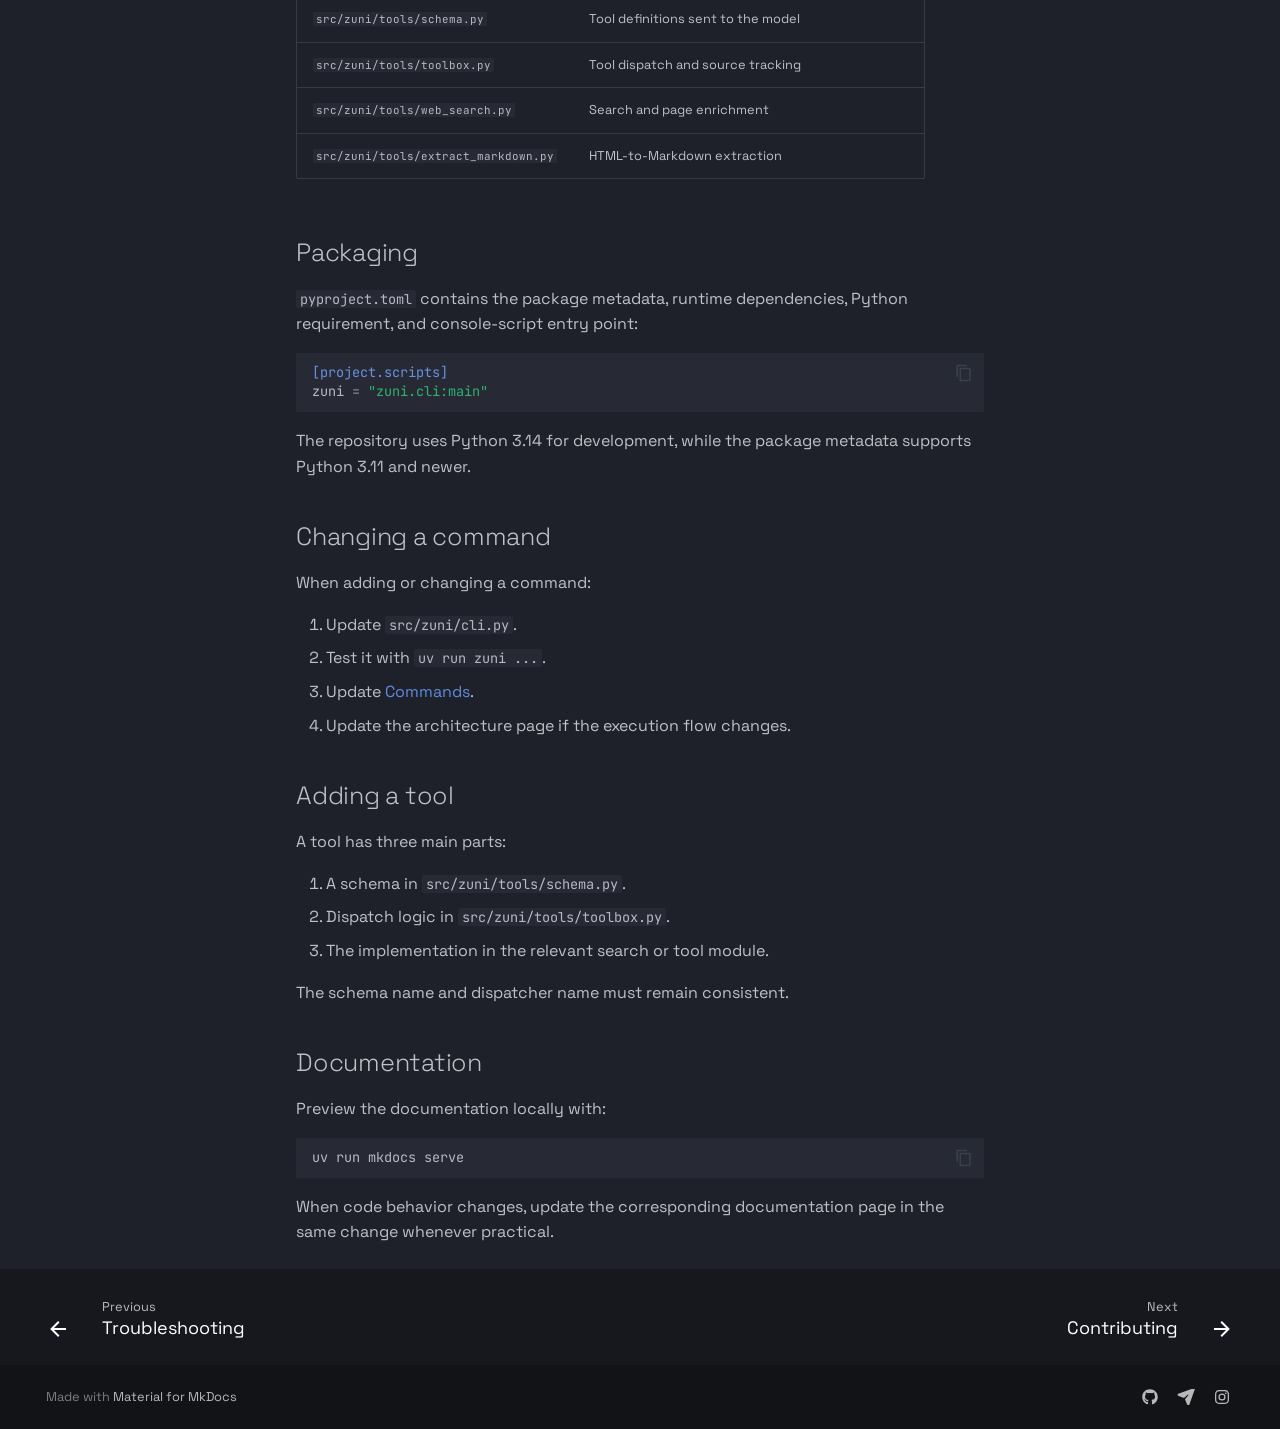
<file: development/project-structure/index.html>
<!doctype html>
<html lang="en" class="no-js">
  <head>
    
      <meta charset="utf-8">
      <meta name="viewport" content="width=device-width,initial-scale=1">
      
        <meta name="description" content="One Command Search">
      
      
      
        <link rel="canonical" href="https://ssannssarr.github.io/Zuni/development/project-structure/">
      
      
        <link rel="prev" href="../../guide/troubleshooting/">
      
      
        <link rel="next" href="../contributing/">
      
      
        
      
      
      <link rel="icon" href="../../assets/images/favicon.png">
      <meta name="generator" content="mkdocs-1.6.1, mkdocs-material-9.7.7">
    
    
      
        <title>Project Structure - Zuni</title>
      
    
    
      <link rel="stylesheet" href="../../assets/stylesheets/main.ec1eaa64.min.css">
      
        
        <link rel="stylesheet" href="../../assets/stylesheets/palette.ab4e12ef.min.css">
      
      


    
    
      
    
    
      
        
        
        <link rel="preconnect" href="https://fonts.gstatic.com" crossorigin>
        <link rel="stylesheet" href="https://fonts.googleapis.com/css?family=Space+Grotesk:300,300i,400,400i,700,700i%7CJetBrains+Mono:400,400i,700,700i&display=fallback">
        <style>:root{--md-text-font:"Space Grotesk";--md-code-font:"JetBrains Mono"}</style>
      
    
    
      <link rel="stylesheet" href="../../stylesheets/home.css">
    
    <script>__md_scope=new URL("../..",location),__md_hash=e=>[...e].reduce(((e,_)=>(e<<5)-e+_.charCodeAt(0)),0),__md_get=(e,_=localStorage,t=__md_scope)=>JSON.parse(_.getItem(t.pathname+"."+e)),__md_set=(e,_,t=localStorage,a=__md_scope)=>{try{t.setItem(a.pathname+"."+e,JSON.stringify(_))}catch(e){}}</script>
    
      

    
    
  </head>
  
  
    
    
    
    
    
    <body dir="ltr" data-md-color-scheme="slate" data-md-color-primary="black" data-md-color-accent="lime">
  
    
    <input class="md-toggle" data-md-toggle="drawer" type="checkbox" id="__drawer" autocomplete="off">
    <input class="md-toggle" data-md-toggle="search" type="checkbox" id="__search" autocomplete="off">
    <label class="md-overlay" for="__drawer"></label>
    <div data-md-component="skip">
      
        
        <a href="#project-structure" class="md-skip">
          Skip to content
        </a>
      
    </div>
    <div data-md-component="announce">
      
    </div>
    
    
      

<header class="md-header" data-md-component="header">
  <nav class="md-header__inner md-grid" aria-label="Header">
    <a href="../.." title="Zuni" class="md-header__button md-logo" aria-label="Zuni" data-md-component="logo">
      
  
  <svg xmlns="http://www.w3.org/2000/svg" viewBox="0 0 24 24"><path d="M12 8a3 3 0 0 0 3-3 3 3 0 0 0-3-3 3 3 0 0 0-3 3 3 3 0 0 0 3 3m0 3.54C9.64 9.35 6.5 8 3 8v11c3.5 0 6.64 1.35 9 3.54 2.36-2.19 5.5-3.54 9-3.54V8c-3.5 0-6.64 1.35-9 3.54"/></svg>

    </a>
    <label class="md-header__button md-icon" for="__drawer">
      
      <svg xmlns="http://www.w3.org/2000/svg" viewBox="0 0 24 24"><path d="M3 6h18v2H3zm0 5h18v2H3zm0 5h18v2H3z"/></svg>
    </label>
    <div class="md-header__title" data-md-component="header-title">
      <div class="md-header__ellipsis">
        <div class="md-header__topic">
          <span class="md-ellipsis">
            Zuni
          </span>
        </div>
        <div class="md-header__topic" data-md-component="header-topic">
          <span class="md-ellipsis">
            
              Project Structure
            
          </span>
        </div>
      </div>
    </div>
    
      
    
    
    
    
      
      
        <label class="md-header__button md-icon" for="__search">
          
          <svg xmlns="http://www.w3.org/2000/svg" viewBox="0 0 24 24"><path d="M9.5 3A6.5 6.5 0 0 1 16 9.5c0 1.61-.59 3.09-1.56 4.23l.27.27h.79l5 5-1.5 1.5-5-5v-.79l-.27-.27A6.52 6.52 0 0 1 9.5 16 6.5 6.5 0 0 1 3 9.5 6.5 6.5 0 0 1 9.5 3m0 2C7 5 5 7 5 9.5S7 14 9.5 14 14 12 14 9.5 12 5 9.5 5"/></svg>
        </label>
        <div class="md-search" data-md-component="search" role="dialog">
  <label class="md-search__overlay" for="__search"></label>
  <div class="md-search__inner" role="search">
    <form class="md-search__form" name="search">
      <input type="text" class="md-search__input" name="query" aria-label="Search" placeholder="Search" autocapitalize="off" autocorrect="off" autocomplete="off" spellcheck="false" data-md-component="search-query" required>
      <label class="md-search__icon md-icon" for="__search">
        
        <svg xmlns="http://www.w3.org/2000/svg" viewBox="0 0 24 24"><path d="M9.5 3A6.5 6.5 0 0 1 16 9.5c0 1.61-.59 3.09-1.56 4.23l.27.27h.79l5 5-1.5 1.5-5-5v-.79l-.27-.27A6.52 6.52 0 0 1 9.5 16 6.5 6.5 0 0 1 3 9.5 6.5 6.5 0 0 1 9.5 3m0 2C7 5 5 7 5 9.5S7 14 9.5 14 14 12 14 9.5 12 5 9.5 5"/></svg>
        
        <svg xmlns="http://www.w3.org/2000/svg" viewBox="0 0 24 24"><path d="M20 11v2H8l5.5 5.5-1.42 1.42L4.16 12l7.92-7.92L13.5 5.5 8 11z"/></svg>
      </label>
      <nav class="md-search__options" aria-label="Search">
        
        <button type="reset" class="md-search__icon md-icon" title="Clear" aria-label="Clear" tabindex="-1">
          
          <svg xmlns="http://www.w3.org/2000/svg" viewBox="0 0 24 24"><path d="M19 6.41 17.59 5 12 10.59 6.41 5 5 6.41 10.59 12 5 17.59 6.41 19 12 13.41 17.59 19 19 17.59 13.41 12z"/></svg>
        </button>
      </nav>
      
    </form>
    <div class="md-search__output">
      <div class="md-search__scrollwrap" tabindex="0" data-md-scrollfix>
        <div class="md-search-result" data-md-component="search-result">
          <div class="md-search-result__meta">
            Initializing search
          </div>
          <ol class="md-search-result__list" role="presentation"></ol>
        </div>
      </div>
    </div>
  </div>
</div>
      
    
    
      <div class="md-header__source">
        <a href="https://github.com/ssannssarr/Zuni" title="Go to repository" class="md-source" data-md-component="source">
  <div class="md-source__icon md-icon">
    
    <svg xmlns="http://www.w3.org/2000/svg" viewBox="0 0 512 512"><!--! Font Awesome Free 7.1.0 by @fontawesome - https://fontawesome.com License - https://fontawesome.com/license/free (Icons: CC BY 4.0, Fonts: SIL OFL 1.1, Code: MIT License) Copyright 2025 Fonticons, Inc.--><path d="M173.9 397.4c0 2-2.3 3.6-5.2 3.6-3.3.3-5.6-1.3-5.6-3.6 0-2 2.3-3.6 5.2-3.6 3-.3 5.6 1.3 5.6 3.6m-31.1-4.5c-.7 2 1.3 4.3 4.3 4.9 2.6 1 5.6 0 6.2-2s-1.3-4.3-4.3-5.2c-2.6-.7-5.5.3-6.2 2.3m44.2-1.7c-2.9.7-4.9 2.6-4.6 4.9.3 2 2.9 3.3 5.9 2.6 2.9-.7 4.9-2.6 4.6-4.6-.3-1.9-3-3.2-5.9-2.9M252.8 8C114.1 8 8 113.3 8 252c0 110.9 69.8 205.8 169.5 239.2 12.8 2.3 17.3-5.6 17.3-12.1 0-6.2-.3-40.4-.3-61.4 0 0-70 15-84.7-29.8 0 0-11.4-29.1-27.8-36.6 0 0-22.9-15.7 1.6-15.4 0 0 24.9 2 38.6 25.8 21.9 38.6 58.6 27.5 72.9 20.9 2.3-16 8.8-27.1 16-33.7-55.9-6.2-112.3-14.3-112.3-110.5 0-27.5 7.6-41.3 23.6-58.9-2.6-6.5-11.1-33.3 2.6-67.9 20.9-6.5 69 27 69 27 20-5.6 41.5-8.5 62.8-8.5s42.8 2.9 62.8 8.5c0 0 48.1-33.6 69-27 13.7 34.7 5.2 61.4 2.6 67.9 16 17.7 25.8 31.5 25.8 58.9 0 96.5-58.9 104.2-114.8 110.5 9.2 7.9 17 22.9 17 46.4 0 33.7-.3 75.4-.3 83.6 0 6.5 4.6 14.4 17.3 12.1C436.2 457.8 504 362.9 504 252 504 113.3 391.5 8 252.8 8M105.2 352.9c-1.3 1-1 3.3.7 5.2 1.6 1.6 3.9 2.3 5.2 1 1.3-1 1-3.3-.7-5.2-1.6-1.6-3.9-2.3-5.2-1m-10.8-8.1c-.7 1.3.3 2.9 2.3 3.9 1.6 1 3.6.7 4.3-.7.7-1.3-.3-2.9-2.3-3.9-2-.6-3.6-.3-4.3.7m32.4 35.6c-1.6 1.3-1 4.3 1.3 6.2 2.3 2.3 5.2 2.6 6.5 1 1.3-1.3.7-4.3-1.3-6.2-2.2-2.3-5.2-2.6-6.5-1m-11.4-14.7c-1.6 1-1.6 3.6 0 5.9s4.3 3.3 5.6 2.3c1.6-1.3 1.6-3.9 0-6.2-1.4-2.3-4-3.3-5.6-2"/></svg>
  </div>
  <div class="md-source__repository">
    ssannssarr/Zuni
  </div>
</a>
      </div>
    
  </nav>
  
</header>
    
    <div class="md-container" data-md-component="container">
      
      
        
          
            
<nav class="md-tabs" aria-label="Tabs" data-md-component="tabs">
  <div class="md-grid">
    <ul class="md-tabs__list">
      
        
  
  
  
  
    <li class="md-tabs__item">
      <a href="../.." class="md-tabs__link">
        
  
  
    
  
  Home

      </a>
    </li>
  

      
        
  
  
  
  
    
    
      <li class="md-tabs__item">
        <a href="../../getting-started/installation/" class="md-tabs__link">
          
  
  
  Getting Started

        </a>
      </li>
    
  

      
        
  
  
  
  
    
    
      <li class="md-tabs__item">
        <a href="../../guide/commands/" class="md-tabs__link">
          
  
  
  Guide

        </a>
      </li>
    
  

      
        
  
  
  
    
  
  
    
    
      <li class="md-tabs__item md-tabs__item--active">
        <a href="./" class="md-tabs__link">
          
  
  
  Development

        </a>
      </li>
    
  

      
        
  
  
  
  
    <li class="md-tabs__item">
      <a href="../../roadmap/" class="md-tabs__link">
        
  
  
    
  
  Roadmap

      </a>
    </li>
  

      
        
  
  
  
  
    <li class="md-tabs__item">
      <a href="../../faq/" class="md-tabs__link">
        
  
  
    
  
  FAQ

      </a>
    </li>
  

      
    </ul>
  </div>
</nav>
          
        
      
      <main class="md-main" data-md-component="main">
        <div class="md-main__inner md-grid">
          
            
              
              <div class="md-sidebar md-sidebar--primary" data-md-component="sidebar" data-md-type="navigation" >
                <div class="md-sidebar__scrollwrap">
                  <div class="md-sidebar__inner">
                    


  


<nav class="md-nav md-nav--primary md-nav--lifted" aria-label="Navigation" data-md-level="0">
  <label class="md-nav__title" for="__drawer">
    <a href="../.." title="Zuni" class="md-nav__button md-logo" aria-label="Zuni" data-md-component="logo">
      
  
  <svg xmlns="http://www.w3.org/2000/svg" viewBox="0 0 24 24"><path d="M12 8a3 3 0 0 0 3-3 3 3 0 0 0-3-3 3 3 0 0 0-3 3 3 3 0 0 0 3 3m0 3.54C9.64 9.35 6.5 8 3 8v11c3.5 0 6.64 1.35 9 3.54 2.36-2.19 5.5-3.54 9-3.54V8c-3.5 0-6.64 1.35-9 3.54"/></svg>

    </a>
    Zuni
  </label>
  
    <div class="md-nav__source">
      <a href="https://github.com/ssannssarr/Zuni" title="Go to repository" class="md-source" data-md-component="source">
  <div class="md-source__icon md-icon">
    
    <svg xmlns="http://www.w3.org/2000/svg" viewBox="0 0 512 512"><!--! Font Awesome Free 7.1.0 by @fontawesome - https://fontawesome.com License - https://fontawesome.com/license/free (Icons: CC BY 4.0, Fonts: SIL OFL 1.1, Code: MIT License) Copyright 2025 Fonticons, Inc.--><path d="M173.9 397.4c0 2-2.3 3.6-5.2 3.6-3.3.3-5.6-1.3-5.6-3.6 0-2 2.3-3.6 5.2-3.6 3-.3 5.6 1.3 5.6 3.6m-31.1-4.5c-.7 2 1.3 4.3 4.3 4.9 2.6 1 5.6 0 6.2-2s-1.3-4.3-4.3-5.2c-2.6-.7-5.5.3-6.2 2.3m44.2-1.7c-2.9.7-4.9 2.6-4.6 4.9.3 2 2.9 3.3 5.9 2.6 2.9-.7 4.9-2.6 4.6-4.6-.3-1.9-3-3.2-5.9-2.9M252.8 8C114.1 8 8 113.3 8 252c0 110.9 69.8 205.8 169.5 239.2 12.8 2.3 17.3-5.6 17.3-12.1 0-6.2-.3-40.4-.3-61.4 0 0-70 15-84.7-29.8 0 0-11.4-29.1-27.8-36.6 0 0-22.9-15.7 1.6-15.4 0 0 24.9 2 38.6 25.8 21.9 38.6 58.6 27.5 72.9 20.9 2.3-16 8.8-27.1 16-33.7-55.9-6.2-112.3-14.3-112.3-110.5 0-27.5 7.6-41.3 23.6-58.9-2.6-6.5-11.1-33.3 2.6-67.9 20.9-6.5 69 27 69 27 20-5.6 41.5-8.5 62.8-8.5s42.8 2.9 62.8 8.5c0 0 48.1-33.6 69-27 13.7 34.7 5.2 61.4 2.6 67.9 16 17.7 25.8 31.5 25.8 58.9 0 96.5-58.9 104.2-114.8 110.5 9.2 7.9 17 22.9 17 46.4 0 33.7-.3 75.4-.3 83.6 0 6.5 4.6 14.4 17.3 12.1C436.2 457.8 504 362.9 504 252 504 113.3 391.5 8 252.8 8M105.2 352.9c-1.3 1-1 3.3.7 5.2 1.6 1.6 3.9 2.3 5.2 1 1.3-1 1-3.3-.7-5.2-1.6-1.6-3.9-2.3-5.2-1m-10.8-8.1c-.7 1.3.3 2.9 2.3 3.9 1.6 1 3.6.7 4.3-.7.7-1.3-.3-2.9-2.3-3.9-2-.6-3.6-.3-4.3.7m32.4 35.6c-1.6 1.3-1 4.3 1.3 6.2 2.3 2.3 5.2 2.6 6.5 1 1.3-1.3.7-4.3-1.3-6.2-2.2-2.3-5.2-2.6-6.5-1m-11.4-14.7c-1.6 1-1.6 3.6 0 5.9s4.3 3.3 5.6 2.3c1.6-1.3 1.6-3.9 0-6.2-1.4-2.3-4-3.3-5.6-2"/></svg>
  </div>
  <div class="md-source__repository">
    ssannssarr/Zuni
  </div>
</a>
    </div>
  
  <ul class="md-nav__list" data-md-scrollfix>
    
      
      
  
  
  
  
    <li class="md-nav__item">
      <a href="../.." class="md-nav__link">
        
  
  
  <span class="md-ellipsis">
    
  
    Home
  

    
  </span>
  
  

      </a>
    </li>
  

    
      
      
  
  
  
  
    
    
    
    
      
      
        
      
    
    
    <li class="md-nav__item md-nav__item--nested">
      
        
        
        <input class="md-nav__toggle md-toggle " type="checkbox" id="__nav_2" >
        
          
          <label class="md-nav__link" for="__nav_2" id="__nav_2_label" tabindex="0">
            
  
  
  <span class="md-ellipsis">
    
  
    Getting Started
  

    
  </span>
  
  

            <span class="md-nav__icon md-icon"></span>
          </label>
        
        <nav class="md-nav" data-md-level="1" aria-labelledby="__nav_2_label" aria-expanded="false">
          <label class="md-nav__title" for="__nav_2">
            <span class="md-nav__icon md-icon"></span>
            
  
    Getting Started
  

          </label>
          <ul class="md-nav__list" data-md-scrollfix>
            
              
                
  
  
  
  
    <li class="md-nav__item">
      <a href="../../getting-started/installation/" class="md-nav__link">
        
  
  
  <span class="md-ellipsis">
    
  
    Installation
  

    
  </span>
  
  

      </a>
    </li>
  

              
            
              
                
  
  
  
  
    <li class="md-nav__item">
      <a href="../../getting-started/configuration/" class="md-nav__link">
        
  
  
  <span class="md-ellipsis">
    
  
    Configuration
  

    
  </span>
  
  

      </a>
    </li>
  

              
            
          </ul>
        </nav>
      
    </li>
  

    
      
      
  
  
  
  
    
    
    
    
      
      
        
      
    
    
    <li class="md-nav__item md-nav__item--nested">
      
        
        
        <input class="md-nav__toggle md-toggle " type="checkbox" id="__nav_3" >
        
          
          <label class="md-nav__link" for="__nav_3" id="__nav_3_label" tabindex="0">
            
  
  
  <span class="md-ellipsis">
    
  
    Guide
  

    
  </span>
  
  

            <span class="md-nav__icon md-icon"></span>
          </label>
        
        <nav class="md-nav" data-md-level="1" aria-labelledby="__nav_3_label" aria-expanded="false">
          <label class="md-nav__title" for="__nav_3">
            <span class="md-nav__icon md-icon"></span>
            
  
    Guide
  

          </label>
          <ul class="md-nav__list" data-md-scrollfix>
            
              
                
  
  
  
  
    <li class="md-nav__item">
      <a href="../../guide/commands/" class="md-nav__link">
        
  
  
  <span class="md-ellipsis">
    
  
    Commands
  

    
  </span>
  
  

      </a>
    </li>
  

              
            
              
                
  
  
  
  
    <li class="md-nav__item">
      <a href="../../guide/architecture/" class="md-nav__link">
        
  
  
  <span class="md-ellipsis">
    
  
    Architecture
  

    
  </span>
  
  

      </a>
    </li>
  

              
            
              
                
  
  
  
  
    <li class="md-nav__item">
      <a href="../../guide/troubleshooting/" class="md-nav__link">
        
  
  
  <span class="md-ellipsis">
    
  
    Troubleshooting
  

    
  </span>
  
  

      </a>
    </li>
  

              
            
          </ul>
        </nav>
      
    </li>
  

    
      
      
  
  
    
  
  
  
    
    
    
    
      
        
        
      
      
        
      
    
    
    <li class="md-nav__item md-nav__item--active md-nav__item--section md-nav__item--nested">
      
        
        
        <input class="md-nav__toggle md-toggle " type="checkbox" id="__nav_4" checked>
        
          
          <label class="md-nav__link" for="__nav_4" id="__nav_4_label" tabindex="">
            
  
  
  <span class="md-ellipsis">
    
  
    Development
  

    
  </span>
  
  

            <span class="md-nav__icon md-icon"></span>
          </label>
        
        <nav class="md-nav" data-md-level="1" aria-labelledby="__nav_4_label" aria-expanded="true">
          <label class="md-nav__title" for="__nav_4">
            <span class="md-nav__icon md-icon"></span>
            
  
    Development
  

          </label>
          <ul class="md-nav__list" data-md-scrollfix>
            
              
                
  
  
    
  
  
  
    <li class="md-nav__item md-nav__item--active">
      
      <input class="md-nav__toggle md-toggle" type="checkbox" id="__toc">
      
      
        
      
      
        <label class="md-nav__link md-nav__link--active" for="__toc">
          
  
  
  <span class="md-ellipsis">
    
  
    Project Structure
  

    
  </span>
  
  

          <span class="md-nav__icon md-icon"></span>
        </label>
      
      <a href="./" class="md-nav__link md-nav__link--active">
        
  
  
  <span class="md-ellipsis">
    
  
    Project Structure
  

    
  </span>
  
  

      </a>
      
        

<nav class="md-nav md-nav--secondary" aria-label="Table of contents">
  
  
  
    
  
  
    <label class="md-nav__title" for="__toc">
      <span class="md-nav__icon md-icon"></span>
      Table of contents
    </label>
    <ul class="md-nav__list" data-md-component="toc" data-md-scrollfix>
      
        <li class="md-nav__item">
  <a href="#core-modules" class="md-nav__link">
    <span class="md-ellipsis">
      
        Core modules
      
    </span>
  </a>
  
</li>
      
        <li class="md-nav__item">
  <a href="#packaging" class="md-nav__link">
    <span class="md-ellipsis">
      
        Packaging
      
    </span>
  </a>
  
</li>
      
        <li class="md-nav__item">
  <a href="#changing-a-command" class="md-nav__link">
    <span class="md-ellipsis">
      
        Changing a command
      
    </span>
  </a>
  
</li>
      
        <li class="md-nav__item">
  <a href="#adding-a-tool" class="md-nav__link">
    <span class="md-ellipsis">
      
        Adding a tool
      
    </span>
  </a>
  
</li>
      
        <li class="md-nav__item">
  <a href="#documentation" class="md-nav__link">
    <span class="md-ellipsis">
      
        Documentation
      
    </span>
  </a>
  
</li>
      
    </ul>
  
</nav>
      
    </li>
  

              
            
              
                
  
  
  
  
    <li class="md-nav__item">
      <a href="../contributing/" class="md-nav__link">
        
  
  
  <span class="md-ellipsis">
    
  
    Contributing
  

    
  </span>
  
  

      </a>
    </li>
  

              
            
          </ul>
        </nav>
      
    </li>
  

    
      
      
  
  
  
  
    <li class="md-nav__item">
      <a href="../../roadmap/" class="md-nav__link">
        
  
  
  <span class="md-ellipsis">
    
  
    Roadmap
  

    
  </span>
  
  

      </a>
    </li>
  

    
      
      
  
  
  
  
    <li class="md-nav__item">
      <a href="../../faq/" class="md-nav__link">
        
  
  
  <span class="md-ellipsis">
    
  
    FAQ
  

    
  </span>
  
  

      </a>
    </li>
  

    
  </ul>
</nav>
                  </div>
                </div>
              </div>
            
            
              
              <div class="md-sidebar md-sidebar--secondary" data-md-component="sidebar" data-md-type="toc" >
                <div class="md-sidebar__scrollwrap">
                  <div class="md-sidebar__inner">
                    

<nav class="md-nav md-nav--secondary" aria-label="Table of contents">
  
  
  
    
  
  
    <label class="md-nav__title" for="__toc">
      <span class="md-nav__icon md-icon"></span>
      Table of contents
    </label>
    <ul class="md-nav__list" data-md-component="toc" data-md-scrollfix>
      
        <li class="md-nav__item">
  <a href="#core-modules" class="md-nav__link">
    <span class="md-ellipsis">
      
        Core modules
      
    </span>
  </a>
  
</li>
      
        <li class="md-nav__item">
  <a href="#packaging" class="md-nav__link">
    <span class="md-ellipsis">
      
        Packaging
      
    </span>
  </a>
  
</li>
      
        <li class="md-nav__item">
  <a href="#changing-a-command" class="md-nav__link">
    <span class="md-ellipsis">
      
        Changing a command
      
    </span>
  </a>
  
</li>
      
        <li class="md-nav__item">
  <a href="#adding-a-tool" class="md-nav__link">
    <span class="md-ellipsis">
      
        Adding a tool
      
    </span>
  </a>
  
</li>
      
        <li class="md-nav__item">
  <a href="#documentation" class="md-nav__link">
    <span class="md-ellipsis">
      
        Documentation
      
    </span>
  </a>
  
</li>
      
    </ul>
  
</nav>
                  </div>
                </div>
              </div>
            
          
          
            <div class="md-content" data-md-component="content">
              
              <article class="md-content__inner md-typeset">
                
                  


  
  


<h1 id="project-structure">Project Structure</h1>
<p>Zuni keeps its main responsibilities separated across the CLI, LLM client, agent, search layer, tools, prompts, and documentation.</p>
<div class="highlight"><pre><span></span><code>Zuni/
├── README.md
├── LICENSE
├── pyproject.toml
├── .python-version
├── mkdocs.yml
├── docs/
│   ├── index.md
│   ├── roadmap.md
│   ├── stylesheets/
│   │   └── home.css
│   ├── getting-started/
│   │   ├── installation.md
│   │   └── configuration.md
│   ├── guide/
│   │   ├── commands.md
│   │   ├── architecture.md
│   │   └── troubleshooting.md
│   └── development/
│       ├── project-structure.md
│       └── contributing.md
└── src/
    └── zuni/
        ├── __init__.py
        ├── cli.py
        ├── agent.py
        ├── errors.py
        ├── llm/
        │   ├── __init__.py
        │   ├── config.py
        │   └── llm.py
        ├── prompts/
        │   ├── prompt.py
        │   └── system.md
        ├── search/
        │   └── search.py
        └── tools/
            ├── schema.py
            ├── toolbox.py
            ├── web_search.py
            └── extract_markdown.py
</code></pre></div>
<h2 id="core-modules">Core modules</h2>
<table>
<thead>
<tr>
<th>Path</th>
<th>Responsibility</th>
</tr>
</thead>
<tbody>
<tr>
<td><code>src/zuni/cli.py</code></td>
<td>CLI commands, execution flow, and terminal output</td>
</tr>
<tr>
<td><code>src/zuni/agent.py</code></td>
<td>Tool-calling loop</td>
</tr>
<tr>
<td><code>src/zuni/errors.py</code></td>
<td>Zuni exception types</td>
</tr>
<tr>
<td><code>src/zuni/llm/config.py</code></td>
<td>Configuration loading and saving</td>
</tr>
<tr>
<td><code>src/zuni/llm/llm.py</code></td>
<td>OpenAI-compatible API client</td>
</tr>
<tr>
<td><code>src/zuni/prompts/prompt.py</code></td>
<td>Prompt loading</td>
</tr>
<tr>
<td><code>src/zuni/prompts/system.md</code></td>
<td>Base system prompt</td>
</tr>
<tr>
<td><code>src/zuni/search/search.py</code></td>
<td>HTTP requests and DuckDuckGo parsing</td>
</tr>
<tr>
<td><code>src/zuni/tools/schema.py</code></td>
<td>Tool definitions sent to the model</td>
</tr>
<tr>
<td><code>src/zuni/tools/toolbox.py</code></td>
<td>Tool dispatch and source tracking</td>
</tr>
<tr>
<td><code>src/zuni/tools/web_search.py</code></td>
<td>Search and page enrichment</td>
</tr>
<tr>
<td><code>src/zuni/tools/extract_markdown.py</code></td>
<td>HTML-to-Markdown extraction</td>
</tr>
</tbody>
</table>
<h2 id="packaging">Packaging</h2>
<p><code>pyproject.toml</code> contains the package metadata, runtime dependencies, Python requirement, and console-script entry point:</p>
<div class="highlight"><pre><span></span><code><span class="k">[project.scripts]</span>
<span class="n">zuni</span><span class="w"> </span><span class="o">=</span><span class="w"> </span><span class="s2">"zuni.cli:main"</span>
</code></pre></div>
<p>The repository uses Python 3.14 for development, while the package metadata supports Python 3.11 and newer.</p>
<h2 id="changing-a-command">Changing a command</h2>
<p>When adding or changing a command:</p>
<ol>
<li>Update <code>src/zuni/cli.py</code>.</li>
<li>Test it with <code>uv run zuni ...</code>.</li>
<li>Update <a href="../../guide/commands/">Commands</a>.</li>
<li>Update the architecture page if the execution flow changes.</li>
</ol>
<h2 id="adding-a-tool">Adding a tool</h2>
<p>A tool has three main parts:</p>
<ol>
<li>A schema in <code>src/zuni/tools/schema.py</code>.</li>
<li>Dispatch logic in <code>src/zuni/tools/toolbox.py</code>.</li>
<li>The implementation in the relevant search or tool module.</li>
</ol>
<p>The schema name and dispatcher name must remain consistent.</p>
<h2 id="documentation">Documentation</h2>
<p>Preview the documentation locally with:</p>
<div class="highlight"><pre><span></span><code>uv<span class="w"> </span>run<span class="w"> </span>mkdocs<span class="w"> </span>serve
</code></pre></div>
<p>When code behavior changes, update the corresponding documentation page in the same change whenever practical.</p>












                
              </article>
            </div>
          
          
<script>var target=document.getElementById(location.hash.slice(1));target&&target.name&&(target.checked=target.name.startsWith("__tabbed_"))</script>
        </div>
        
          <button type="button" class="md-top md-icon" data-md-component="top" hidden>
  
  <svg xmlns="http://www.w3.org/2000/svg" viewBox="0 0 24 24"><path d="M13 20h-2V8l-5.5 5.5-1.42-1.42L12 4.16l7.92 7.92-1.42 1.42L13 8z"/></svg>
  Back to top
</button>
        
      </main>
      
        <footer class="md-footer">
  
    
      
      <nav class="md-footer__inner md-grid" aria-label="Footer" >
        
          
          <a href="../../guide/troubleshooting/" class="md-footer__link md-footer__link--prev" aria-label="Previous: Troubleshooting">
            <div class="md-footer__button md-icon">
              
              <svg xmlns="http://www.w3.org/2000/svg" viewBox="0 0 24 24"><path d="M20 11v2H8l5.5 5.5-1.42 1.42L4.16 12l7.92-7.92L13.5 5.5 8 11z"/></svg>
            </div>
            <div class="md-footer__title">
              <span class="md-footer__direction">
                Previous
              </span>
              <div class="md-ellipsis">
                Troubleshooting
              </div>
            </div>
          </a>
        
        
          
          <a href="../contributing/" class="md-footer__link md-footer__link--next" aria-label="Next: Contributing">
            <div class="md-footer__title">
              <span class="md-footer__direction">
                Next
              </span>
              <div class="md-ellipsis">
                Contributing
              </div>
            </div>
            <div class="md-footer__button md-icon">
              
              <svg xmlns="http://www.w3.org/2000/svg" viewBox="0 0 24 24"><path d="M4 11v2h12l-5.5 5.5 1.42 1.42L19.84 12l-7.92-7.92L10.5 5.5 16 11z"/></svg>
            </div>
          </a>
        
      </nav>
    
  
  <div class="md-footer-meta md-typeset">
    <div class="md-footer-meta__inner md-grid">
      <div class="md-copyright">
  
  
    Made with
    <a href="https://squidfunk.github.io/mkdocs-material/" target="_blank" rel="noopener">
      Material for MkDocs
    </a>
  
</div>
      
        
<div class="md-social">
  
    
    
    
    
      
      
    
    <a href="https://github.com/ssannssarr/Zuni" target="_blank" rel="noopener" title="github.com" class="md-social__link">
      <svg xmlns="http://www.w3.org/2000/svg" viewBox="0 0 512 512"><!--! Font Awesome Free 7.1.0 by @fontawesome - https://fontawesome.com License - https://fontawesome.com/license/free (Icons: CC BY 4.0, Fonts: SIL OFL 1.1, Code: MIT License) Copyright 2025 Fonticons, Inc.--><path d="M173.9 397.4c0 2-2.3 3.6-5.2 3.6-3.3.3-5.6-1.3-5.6-3.6 0-2 2.3-3.6 5.2-3.6 3-.3 5.6 1.3 5.6 3.6m-31.1-4.5c-.7 2 1.3 4.3 4.3 4.9 2.6 1 5.6 0 6.2-2s-1.3-4.3-4.3-5.2c-2.6-.7-5.5.3-6.2 2.3m44.2-1.7c-2.9.7-4.9 2.6-4.6 4.9.3 2 2.9 3.3 5.9 2.6 2.9-.7 4.9-2.6 4.6-4.6-.3-1.9-3-3.2-5.9-2.9M252.8 8C114.1 8 8 113.3 8 252c0 110.9 69.8 205.8 169.5 239.2 12.8 2.3 17.3-5.6 17.3-12.1 0-6.2-.3-40.4-.3-61.4 0 0-70 15-84.7-29.8 0 0-11.4-29.1-27.8-36.6 0 0-22.9-15.7 1.6-15.4 0 0 24.9 2 38.6 25.8 21.9 38.6 58.6 27.5 72.9 20.9 2.3-16 8.8-27.1 16-33.7-55.9-6.2-112.3-14.3-112.3-110.5 0-27.5 7.6-41.3 23.6-58.9-2.6-6.5-11.1-33.3 2.6-67.9 20.9-6.5 69 27 69 27 20-5.6 41.5-8.5 62.8-8.5s42.8 2.9 62.8 8.5c0 0 48.1-33.6 69-27 13.7 34.7 5.2 61.4 2.6 67.9 16 17.7 25.8 31.5 25.8 58.9 0 96.5-58.9 104.2-114.8 110.5 9.2 7.9 17 22.9 17 46.4 0 33.7-.3 75.4-.3 83.6 0 6.5 4.6 14.4 17.3 12.1C436.2 457.8 504 362.9 504 252 504 113.3 391.5 8 252.8 8M105.2 352.9c-1.3 1-1 3.3.7 5.2 1.6 1.6 3.9 2.3 5.2 1 1.3-1 1-3.3-.7-5.2-1.6-1.6-3.9-2.3-5.2-1m-10.8-8.1c-.7 1.3.3 2.9 2.3 3.9 1.6 1 3.6.7 4.3-.7.7-1.3-.3-2.9-2.3-3.9-2-.6-3.6-.3-4.3.7m32.4 35.6c-1.6 1.3-1 4.3 1.3 6.2 2.3 2.3 5.2 2.6 6.5 1 1.3-1.3.7-4.3-1.3-6.2-2.2-2.3-5.2-2.6-6.5-1m-11.4-14.7c-1.6 1-1.6 3.6 0 5.9s4.3 3.3 5.6 2.3c1.6-1.3 1.6-3.9 0-6.2-1.4-2.3-4-3.3-5.6-2"/></svg>
    </a>
  
    
    
    
    
    <a href="mailto:ssannssarrai@gmail.com" target="_blank" rel="noopener" title="" class="md-social__link">
      <svg xmlns="http://www.w3.org/2000/svg" viewBox="0 0 576 512"><!--! Font Awesome Free 7.1.0 by @fontawesome - https://fontawesome.com License - https://fontawesome.com/license/free (Icons: CC BY 4.0, Fonts: SIL OFL 1.1, Code: MIT License) Copyright 2025 Fonticons, Inc.--><path d="M536.4-26.3c9.8-3.5 20.6-1 28 6.3s9.8 18.2 6.3 28l-178 496.9c-5 13.9-18.1 23.1-32.8 23.1-14.2 0-27-8.6-32.3-21.7l-64.2-158c-4.5-11-2.5-23.6 5.2-32.6l94.5-112.4c5.1-6.1 4.7-15-.9-20.6s-14.6-6-20.6-.9l-112.4 94.3c-9.1 7.6-21.6 9.6-32.6 5.2L38.1 216.8c-13.1-5.3-21.7-18.1-21.7-32.3 0-14.7 9.2-27.8 23.1-32.8z"/></svg>
    </a>
  
    
    
    
    
      
      
    
    <a href="https://instagram.com/ssannssarrai" target="_blank" rel="noopener" title="instagram.com" class="md-social__link">
      <svg xmlns="http://www.w3.org/2000/svg" viewBox="0 0 448 512"><!--! Font Awesome Free 7.1.0 by @fontawesome - https://fontawesome.com License - https://fontawesome.com/license/free (Icons: CC BY 4.0, Fonts: SIL OFL 1.1, Code: MIT License) Copyright 2025 Fonticons, Inc.--><path d="M224.3 141a115 115 0 1 0-.6 230 115 115 0 1 0 .6-230m-.6 40.4a74.6 74.6 0 1 1 .6 149.2 74.6 74.6 0 1 1-.6-149.2m93.4-45.1a26.8 26.8 0 1 1 53.6 0 26.8 26.8 0 1 1-53.6 0m129.7 27.2c-1.7-35.9-9.9-67.7-36.2-93.9-26.2-26.2-58-34.4-93.9-36.2-37-2.1-147.9-2.1-184.9 0-35.8 1.7-67.6 9.9-93.9 36.1s-34.4 58-36.2 93.9c-2.1 37-2.1 147.9 0 184.9 1.7 35.9 9.9 67.7 36.2 93.9s58 34.4 93.9 36.2c37 2.1 147.9 2.1 184.9 0 35.9-1.7 67.7-9.9 93.9-36.2 26.2-26.2 34.4-58 36.2-93.9 2.1-37 2.1-147.8 0-184.8M399 388c-7.8 19.6-22.9 34.7-42.6 42.6-29.5 11.7-99.5 9-132.1 9s-102.7 2.6-132.1-9c-19.6-7.8-34.7-22.9-42.6-42.6-11.7-29.5-9-99.5-9-132.1s-2.6-102.7 9-132.1c7.8-19.6 22.9-34.7 42.6-42.6 29.5-11.7 99.5-9 132.1-9s102.7-2.6 132.1 9c19.6 7.8 34.7 22.9 42.6 42.6 11.7 29.5 9 99.5 9 132.1s2.7 102.7-9 132.1"/></svg>
    </a>
  
</div>
      
    </div>
  </div>
</footer>
      
    </div>
    <div class="md-dialog" data-md-component="dialog">
      <div class="md-dialog__inner md-typeset"></div>
    </div>
    
    
    
      
      
      <script id="__config" type="application/json">{"annotate": null, "base": "../..", "features": ["navigation.tabs", "navigation.sections", "navigation.top", "content.code.copy", "content.code.annotate", "navigation.footer"], "search": "../../assets/javascripts/workers/search.2c215733.min.js", "tags": null, "translations": {"clipboard.copied": "Copied to clipboard", "clipboard.copy": "Copy to clipboard", "search.result.more.one": "1 more on this page", "search.result.more.other": "# more on this page", "search.result.none": "No matching documents", "search.result.one": "1 matching document", "search.result.other": "# matching documents", "search.result.placeholder": "Type to start searching", "search.result.term.missing": "Missing", "select.version": "Select version"}, "version": null}</script>
    
    
      <script src="../../assets/javascripts/bundle.d7400e89.min.js"></script>
      
        <script src="../../javascripts/cloudflare.js"></script>
      
        <script src="../../javascripts/home.js"></script>
      
    
  </body>
</html>
</file>
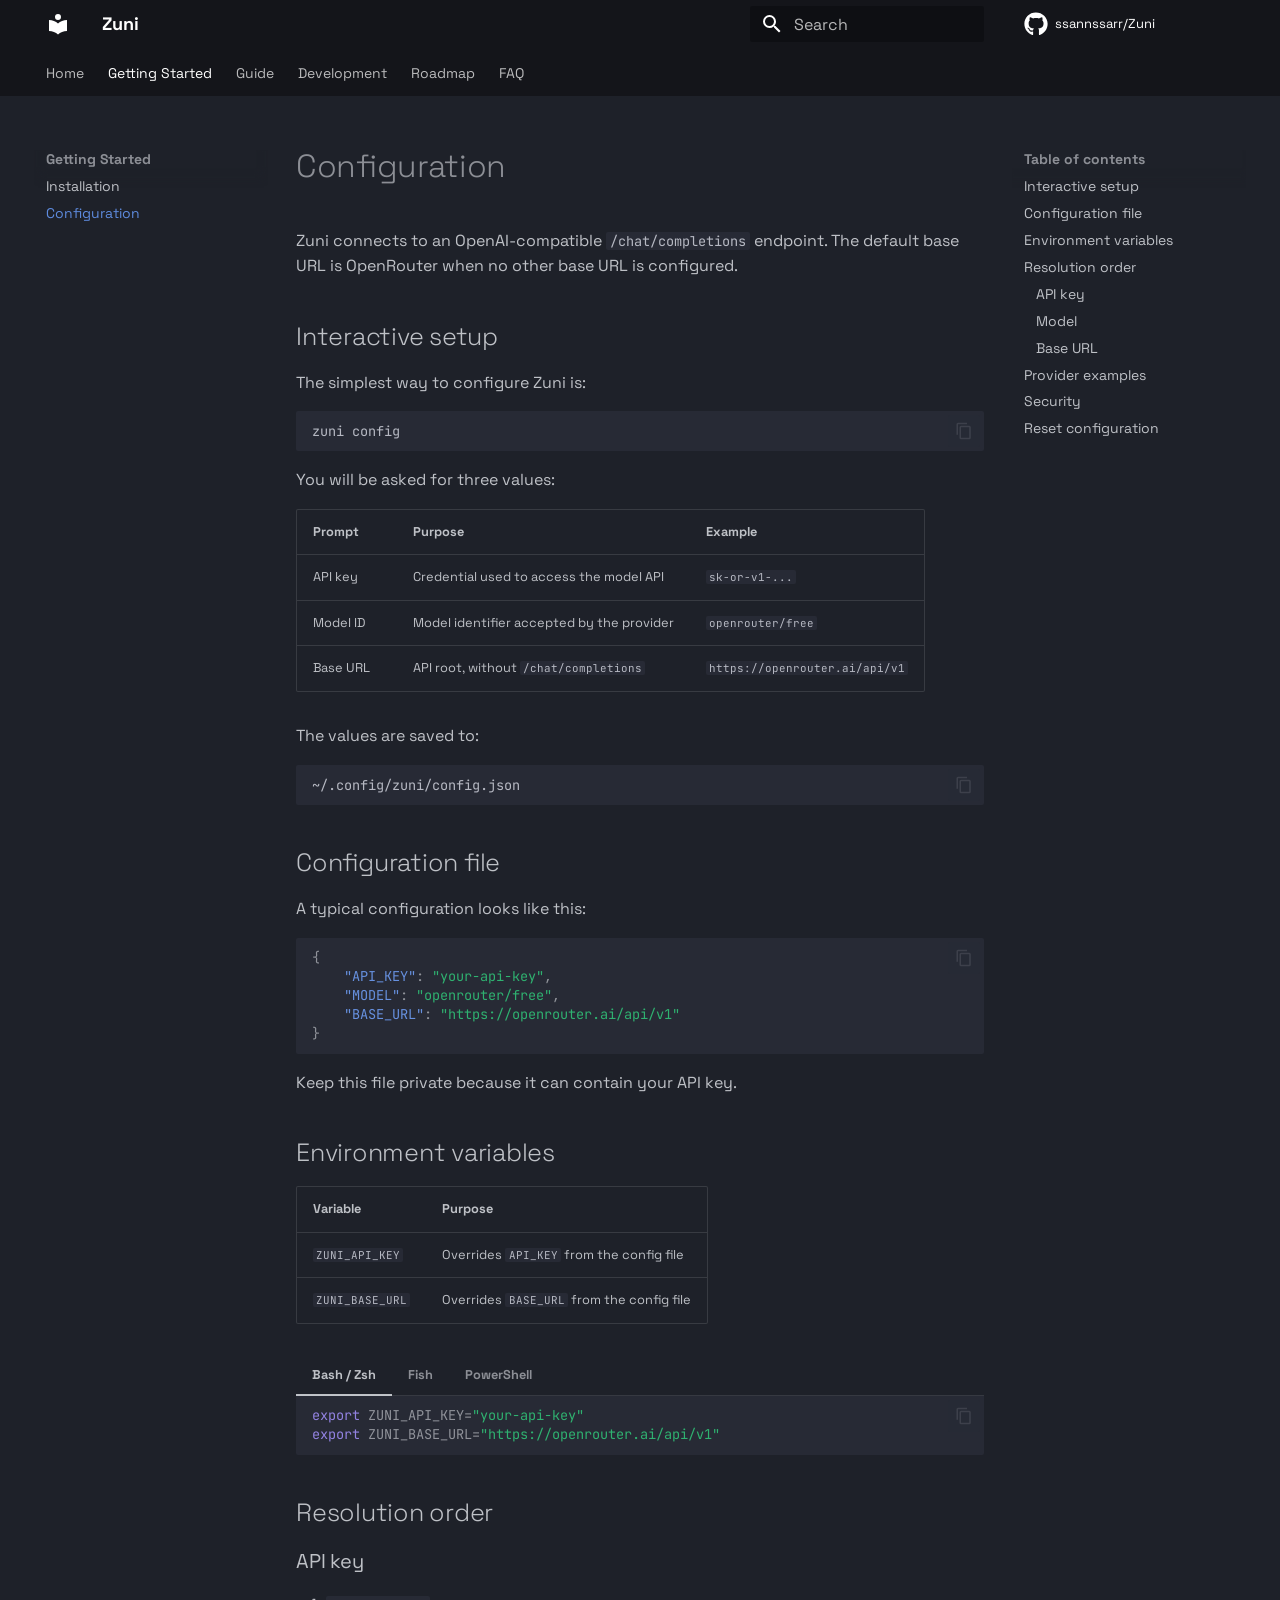
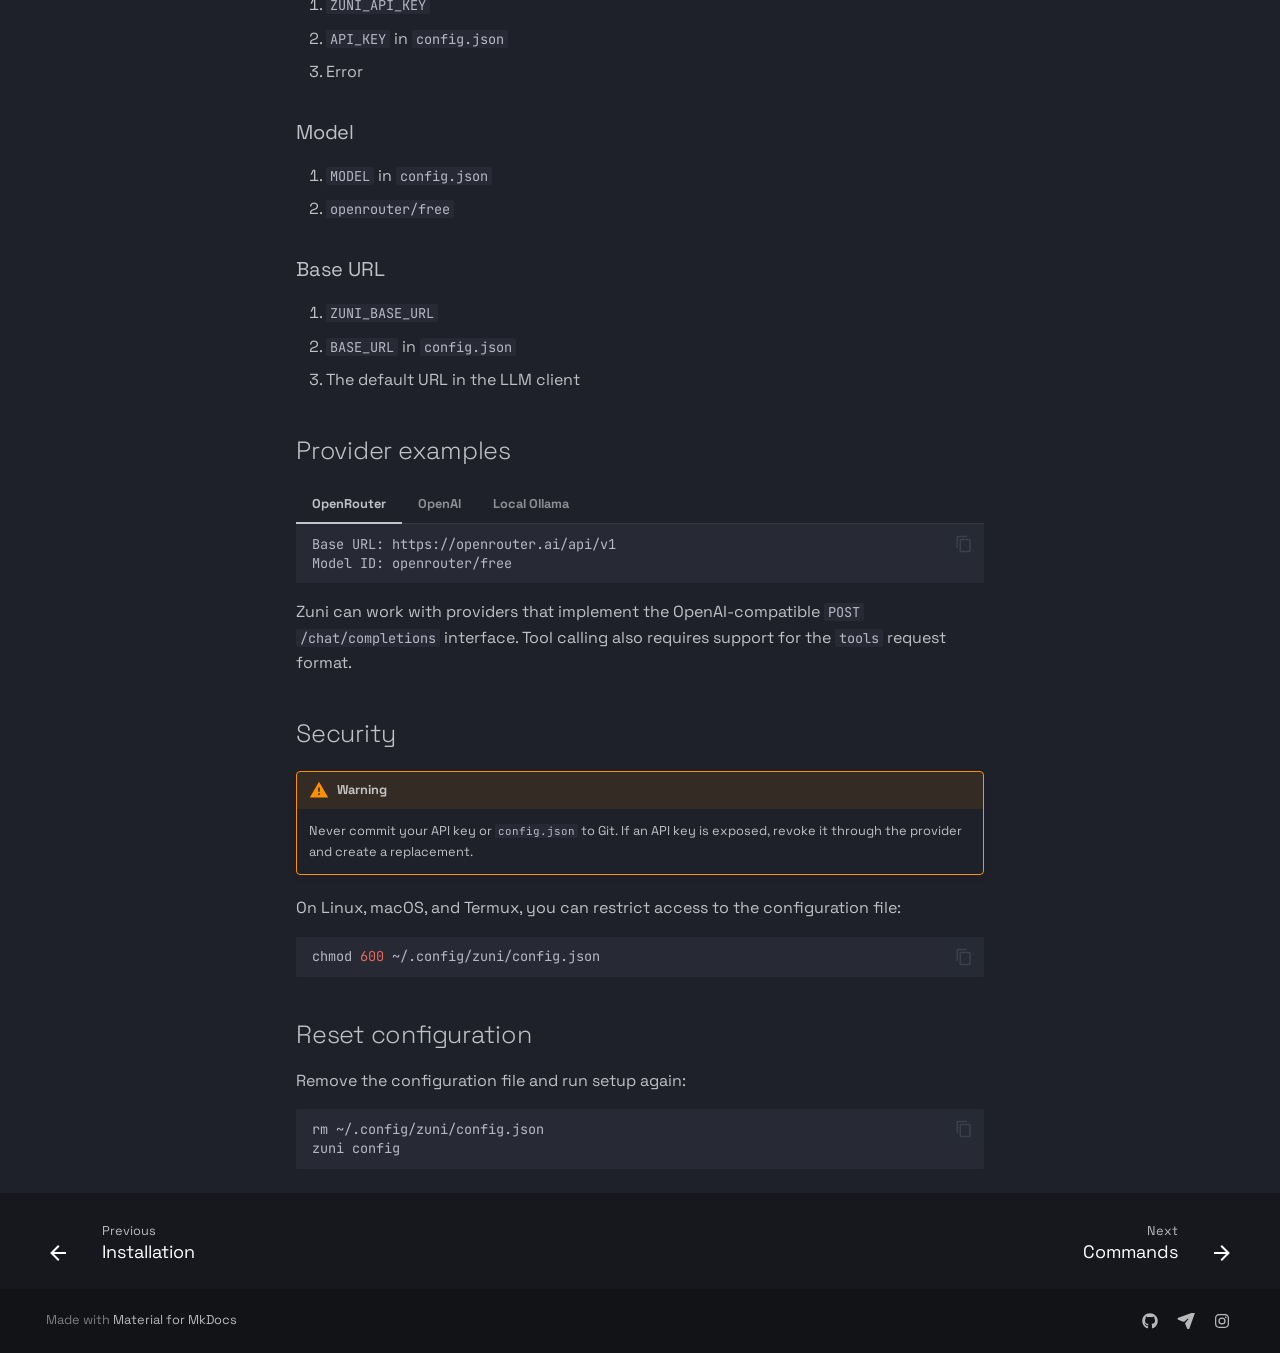
<file: getting-started/configuration/index.html>
<!doctype html>
<html lang="en" class="no-js">
  <head>
    
      <meta charset="utf-8">
      <meta name="viewport" content="width=device-width,initial-scale=1">
      
        <meta name="description" content="One Command Search">
      
      
      
        <link rel="canonical" href="https://ssannssarr.github.io/Zuni/getting-started/configuration/">
      
      
        <link rel="prev" href="../installation/">
      
      
        <link rel="next" href="../../guide/commands/">
      
      
        
      
      
      <link rel="icon" href="../../assets/images/favicon.png">
      <meta name="generator" content="mkdocs-1.6.1, mkdocs-material-9.7.7">
    
    
      
        <title>Configuration - Zuni</title>
      
    
    
      <link rel="stylesheet" href="../../assets/stylesheets/main.ec1eaa64.min.css">
      
        
        <link rel="stylesheet" href="../../assets/stylesheets/palette.ab4e12ef.min.css">
      
      


    
    
      
    
    
      
        
        
        <link rel="preconnect" href="https://fonts.gstatic.com" crossorigin>
        <link rel="stylesheet" href="https://fonts.googleapis.com/css?family=Space+Grotesk:300,300i,400,400i,700,700i%7CJetBrains+Mono:400,400i,700,700i&display=fallback">
        <style>:root{--md-text-font:"Space Grotesk";--md-code-font:"JetBrains Mono"}</style>
      
    
    
      <link rel="stylesheet" href="../../stylesheets/home.css">
    
    <script>__md_scope=new URL("../..",location),__md_hash=e=>[...e].reduce(((e,_)=>(e<<5)-e+_.charCodeAt(0)),0),__md_get=(e,_=localStorage,t=__md_scope)=>JSON.parse(_.getItem(t.pathname+"."+e)),__md_set=(e,_,t=localStorage,a=__md_scope)=>{try{t.setItem(a.pathname+"."+e,JSON.stringify(_))}catch(e){}}</script>
    
      

    
    
  </head>
  
  
    
    
    
    
    
    <body dir="ltr" data-md-color-scheme="slate" data-md-color-primary="black" data-md-color-accent="lime">
  
    
    <input class="md-toggle" data-md-toggle="drawer" type="checkbox" id="__drawer" autocomplete="off">
    <input class="md-toggle" data-md-toggle="search" type="checkbox" id="__search" autocomplete="off">
    <label class="md-overlay" for="__drawer"></label>
    <div data-md-component="skip">
      
        
        <a href="#configuration" class="md-skip">
          Skip to content
        </a>
      
    </div>
    <div data-md-component="announce">
      
    </div>
    
    
      

<header class="md-header" data-md-component="header">
  <nav class="md-header__inner md-grid" aria-label="Header">
    <a href="../.." title="Zuni" class="md-header__button md-logo" aria-label="Zuni" data-md-component="logo">
      
  
  <svg xmlns="http://www.w3.org/2000/svg" viewBox="0 0 24 24"><path d="M12 8a3 3 0 0 0 3-3 3 3 0 0 0-3-3 3 3 0 0 0-3 3 3 3 0 0 0 3 3m0 3.54C9.64 9.35 6.5 8 3 8v11c3.5 0 6.64 1.35 9 3.54 2.36-2.19 5.5-3.54 9-3.54V8c-3.5 0-6.64 1.35-9 3.54"/></svg>

    </a>
    <label class="md-header__button md-icon" for="__drawer">
      
      <svg xmlns="http://www.w3.org/2000/svg" viewBox="0 0 24 24"><path d="M3 6h18v2H3zm0 5h18v2H3zm0 5h18v2H3z"/></svg>
    </label>
    <div class="md-header__title" data-md-component="header-title">
      <div class="md-header__ellipsis">
        <div class="md-header__topic">
          <span class="md-ellipsis">
            Zuni
          </span>
        </div>
        <div class="md-header__topic" data-md-component="header-topic">
          <span class="md-ellipsis">
            
              Configuration
            
          </span>
        </div>
      </div>
    </div>
    
      
    
    
    
    
      
      
        <label class="md-header__button md-icon" for="__search">
          
          <svg xmlns="http://www.w3.org/2000/svg" viewBox="0 0 24 24"><path d="M9.5 3A6.5 6.5 0 0 1 16 9.5c0 1.61-.59 3.09-1.56 4.23l.27.27h.79l5 5-1.5 1.5-5-5v-.79l-.27-.27A6.52 6.52 0 0 1 9.5 16 6.5 6.5 0 0 1 3 9.5 6.5 6.5 0 0 1 9.5 3m0 2C7 5 5 7 5 9.5S7 14 9.5 14 14 12 14 9.5 12 5 9.5 5"/></svg>
        </label>
        <div class="md-search" data-md-component="search" role="dialog">
  <label class="md-search__overlay" for="__search"></label>
  <div class="md-search__inner" role="search">
    <form class="md-search__form" name="search">
      <input type="text" class="md-search__input" name="query" aria-label="Search" placeholder="Search" autocapitalize="off" autocorrect="off" autocomplete="off" spellcheck="false" data-md-component="search-query" required>
      <label class="md-search__icon md-icon" for="__search">
        
        <svg xmlns="http://www.w3.org/2000/svg" viewBox="0 0 24 24"><path d="M9.5 3A6.5 6.5 0 0 1 16 9.5c0 1.61-.59 3.09-1.56 4.23l.27.27h.79l5 5-1.5 1.5-5-5v-.79l-.27-.27A6.52 6.52 0 0 1 9.5 16 6.5 6.5 0 0 1 3 9.5 6.5 6.5 0 0 1 9.5 3m0 2C7 5 5 7 5 9.5S7 14 9.5 14 14 12 14 9.5 12 5 9.5 5"/></svg>
        
        <svg xmlns="http://www.w3.org/2000/svg" viewBox="0 0 24 24"><path d="M20 11v2H8l5.5 5.5-1.42 1.42L4.16 12l7.92-7.92L13.5 5.5 8 11z"/></svg>
      </label>
      <nav class="md-search__options" aria-label="Search">
        
        <button type="reset" class="md-search__icon md-icon" title="Clear" aria-label="Clear" tabindex="-1">
          
          <svg xmlns="http://www.w3.org/2000/svg" viewBox="0 0 24 24"><path d="M19 6.41 17.59 5 12 10.59 6.41 5 5 6.41 10.59 12 5 17.59 6.41 19 12 13.41 17.59 19 19 17.59 13.41 12z"/></svg>
        </button>
      </nav>
      
    </form>
    <div class="md-search__output">
      <div class="md-search__scrollwrap" tabindex="0" data-md-scrollfix>
        <div class="md-search-result" data-md-component="search-result">
          <div class="md-search-result__meta">
            Initializing search
          </div>
          <ol class="md-search-result__list" role="presentation"></ol>
        </div>
      </div>
    </div>
  </div>
</div>
      
    
    
      <div class="md-header__source">
        <a href="https://github.com/ssannssarr/Zuni" title="Go to repository" class="md-source" data-md-component="source">
  <div class="md-source__icon md-icon">
    
    <svg xmlns="http://www.w3.org/2000/svg" viewBox="0 0 512 512"><!--! Font Awesome Free 7.1.0 by @fontawesome - https://fontawesome.com License - https://fontawesome.com/license/free (Icons: CC BY 4.0, Fonts: SIL OFL 1.1, Code: MIT License) Copyright 2025 Fonticons, Inc.--><path d="M173.9 397.4c0 2-2.3 3.6-5.2 3.6-3.3.3-5.6-1.3-5.6-3.6 0-2 2.3-3.6 5.2-3.6 3-.3 5.6 1.3 5.6 3.6m-31.1-4.5c-.7 2 1.3 4.3 4.3 4.9 2.6 1 5.6 0 6.2-2s-1.3-4.3-4.3-5.2c-2.6-.7-5.5.3-6.2 2.3m44.2-1.7c-2.9.7-4.9 2.6-4.6 4.9.3 2 2.9 3.3 5.9 2.6 2.9-.7 4.9-2.6 4.6-4.6-.3-1.9-3-3.2-5.9-2.9M252.8 8C114.1 8 8 113.3 8 252c0 110.9 69.8 205.8 169.5 239.2 12.8 2.3 17.3-5.6 17.3-12.1 0-6.2-.3-40.4-.3-61.4 0 0-70 15-84.7-29.8 0 0-11.4-29.1-27.8-36.6 0 0-22.9-15.7 1.6-15.4 0 0 24.9 2 38.6 25.8 21.9 38.6 58.6 27.5 72.9 20.9 2.3-16 8.8-27.1 16-33.7-55.9-6.2-112.3-14.3-112.3-110.5 0-27.5 7.6-41.3 23.6-58.9-2.6-6.5-11.1-33.3 2.6-67.9 20.9-6.5 69 27 69 27 20-5.6 41.5-8.5 62.8-8.5s42.8 2.9 62.8 8.5c0 0 48.1-33.6 69-27 13.7 34.7 5.2 61.4 2.6 67.9 16 17.7 25.8 31.5 25.8 58.9 0 96.5-58.9 104.2-114.8 110.5 9.2 7.9 17 22.9 17 46.4 0 33.7-.3 75.4-.3 83.6 0 6.5 4.6 14.4 17.3 12.1C436.2 457.8 504 362.9 504 252 504 113.3 391.5 8 252.8 8M105.2 352.9c-1.3 1-1 3.3.7 5.2 1.6 1.6 3.9 2.3 5.2 1 1.3-1 1-3.3-.7-5.2-1.6-1.6-3.9-2.3-5.2-1m-10.8-8.1c-.7 1.3.3 2.9 2.3 3.9 1.6 1 3.6.7 4.3-.7.7-1.3-.3-2.9-2.3-3.9-2-.6-3.6-.3-4.3.7m32.4 35.6c-1.6 1.3-1 4.3 1.3 6.2 2.3 2.3 5.2 2.6 6.5 1 1.3-1.3.7-4.3-1.3-6.2-2.2-2.3-5.2-2.6-6.5-1m-11.4-14.7c-1.6 1-1.6 3.6 0 5.9s4.3 3.3 5.6 2.3c1.6-1.3 1.6-3.9 0-6.2-1.4-2.3-4-3.3-5.6-2"/></svg>
  </div>
  <div class="md-source__repository">
    ssannssarr/Zuni
  </div>
</a>
      </div>
    
  </nav>
  
</header>
    
    <div class="md-container" data-md-component="container">
      
      
        
          
            
<nav class="md-tabs" aria-label="Tabs" data-md-component="tabs">
  <div class="md-grid">
    <ul class="md-tabs__list">
      
        
  
  
  
  
    <li class="md-tabs__item">
      <a href="../.." class="md-tabs__link">
        
  
  
    
  
  Home

      </a>
    </li>
  

      
        
  
  
  
    
  
  
    
    
      <li class="md-tabs__item md-tabs__item--active">
        <a href="../installation/" class="md-tabs__link">
          
  
  
  Getting Started

        </a>
      </li>
    
  

      
        
  
  
  
  
    
    
      <li class="md-tabs__item">
        <a href="../../guide/commands/" class="md-tabs__link">
          
  
  
  Guide

        </a>
      </li>
    
  

      
        
  
  
  
  
    
    
      <li class="md-tabs__item">
        <a href="../../development/project-structure/" class="md-tabs__link">
          
  
  
  Development

        </a>
      </li>
    
  

      
        
  
  
  
  
    <li class="md-tabs__item">
      <a href="../../roadmap/" class="md-tabs__link">
        
  
  
    
  
  Roadmap

      </a>
    </li>
  

      
        
  
  
  
  
    <li class="md-tabs__item">
      <a href="../../faq/" class="md-tabs__link">
        
  
  
    
  
  FAQ

      </a>
    </li>
  

      
    </ul>
  </div>
</nav>
          
        
      
      <main class="md-main" data-md-component="main">
        <div class="md-main__inner md-grid">
          
            
              
              <div class="md-sidebar md-sidebar--primary" data-md-component="sidebar" data-md-type="navigation" >
                <div class="md-sidebar__scrollwrap">
                  <div class="md-sidebar__inner">
                    


  


<nav class="md-nav md-nav--primary md-nav--lifted" aria-label="Navigation" data-md-level="0">
  <label class="md-nav__title" for="__drawer">
    <a href="../.." title="Zuni" class="md-nav__button md-logo" aria-label="Zuni" data-md-component="logo">
      
  
  <svg xmlns="http://www.w3.org/2000/svg" viewBox="0 0 24 24"><path d="M12 8a3 3 0 0 0 3-3 3 3 0 0 0-3-3 3 3 0 0 0-3 3 3 3 0 0 0 3 3m0 3.54C9.64 9.35 6.5 8 3 8v11c3.5 0 6.64 1.35 9 3.54 2.36-2.19 5.5-3.54 9-3.54V8c-3.5 0-6.64 1.35-9 3.54"/></svg>

    </a>
    Zuni
  </label>
  
    <div class="md-nav__source">
      <a href="https://github.com/ssannssarr/Zuni" title="Go to repository" class="md-source" data-md-component="source">
  <div class="md-source__icon md-icon">
    
    <svg xmlns="http://www.w3.org/2000/svg" viewBox="0 0 512 512"><!--! Font Awesome Free 7.1.0 by @fontawesome - https://fontawesome.com License - https://fontawesome.com/license/free (Icons: CC BY 4.0, Fonts: SIL OFL 1.1, Code: MIT License) Copyright 2025 Fonticons, Inc.--><path d="M173.9 397.4c0 2-2.3 3.6-5.2 3.6-3.3.3-5.6-1.3-5.6-3.6 0-2 2.3-3.6 5.2-3.6 3-.3 5.6 1.3 5.6 3.6m-31.1-4.5c-.7 2 1.3 4.3 4.3 4.9 2.6 1 5.6 0 6.2-2s-1.3-4.3-4.3-5.2c-2.6-.7-5.5.3-6.2 2.3m44.2-1.7c-2.9.7-4.9 2.6-4.6 4.9.3 2 2.9 3.3 5.9 2.6 2.9-.7 4.9-2.6 4.6-4.6-.3-1.9-3-3.2-5.9-2.9M252.8 8C114.1 8 8 113.3 8 252c0 110.9 69.8 205.8 169.5 239.2 12.8 2.3 17.3-5.6 17.3-12.1 0-6.2-.3-40.4-.3-61.4 0 0-70 15-84.7-29.8 0 0-11.4-29.1-27.8-36.6 0 0-22.9-15.7 1.6-15.4 0 0 24.9 2 38.6 25.8 21.9 38.6 58.6 27.5 72.9 20.9 2.3-16 8.8-27.1 16-33.7-55.9-6.2-112.3-14.3-112.3-110.5 0-27.5 7.6-41.3 23.6-58.9-2.6-6.5-11.1-33.3 2.6-67.9 20.9-6.5 69 27 69 27 20-5.6 41.5-8.5 62.8-8.5s42.8 2.9 62.8 8.5c0 0 48.1-33.6 69-27 13.7 34.7 5.2 61.4 2.6 67.9 16 17.7 25.8 31.5 25.8 58.9 0 96.5-58.9 104.2-114.8 110.5 9.2 7.9 17 22.9 17 46.4 0 33.7-.3 75.4-.3 83.6 0 6.5 4.6 14.4 17.3 12.1C436.2 457.8 504 362.9 504 252 504 113.3 391.5 8 252.8 8M105.2 352.9c-1.3 1-1 3.3.7 5.2 1.6 1.6 3.9 2.3 5.2 1 1.3-1 1-3.3-.7-5.2-1.6-1.6-3.9-2.3-5.2-1m-10.8-8.1c-.7 1.3.3 2.9 2.3 3.9 1.6 1 3.6.7 4.3-.7.7-1.3-.3-2.9-2.3-3.9-2-.6-3.6-.3-4.3.7m32.4 35.6c-1.6 1.3-1 4.3 1.3 6.2 2.3 2.3 5.2 2.6 6.5 1 1.3-1.3.7-4.3-1.3-6.2-2.2-2.3-5.2-2.6-6.5-1m-11.4-14.7c-1.6 1-1.6 3.6 0 5.9s4.3 3.3 5.6 2.3c1.6-1.3 1.6-3.9 0-6.2-1.4-2.3-4-3.3-5.6-2"/></svg>
  </div>
  <div class="md-source__repository">
    ssannssarr/Zuni
  </div>
</a>
    </div>
  
  <ul class="md-nav__list" data-md-scrollfix>
    
      
      
  
  
  
  
    <li class="md-nav__item">
      <a href="../.." class="md-nav__link">
        
  
  
  <span class="md-ellipsis">
    
  
    Home
  

    
  </span>
  
  

      </a>
    </li>
  

    
      
      
  
  
    
  
  
  
    
    
    
    
      
        
        
      
      
        
      
    
    
    <li class="md-nav__item md-nav__item--active md-nav__item--section md-nav__item--nested">
      
        
        
        <input class="md-nav__toggle md-toggle " type="checkbox" id="__nav_2" checked>
        
          
          <label class="md-nav__link" for="__nav_2" id="__nav_2_label" tabindex="">
            
  
  
  <span class="md-ellipsis">
    
  
    Getting Started
  

    
  </span>
  
  

            <span class="md-nav__icon md-icon"></span>
          </label>
        
        <nav class="md-nav" data-md-level="1" aria-labelledby="__nav_2_label" aria-expanded="true">
          <label class="md-nav__title" for="__nav_2">
            <span class="md-nav__icon md-icon"></span>
            
  
    Getting Started
  

          </label>
          <ul class="md-nav__list" data-md-scrollfix>
            
              
                
  
  
  
  
    <li class="md-nav__item">
      <a href="../installation/" class="md-nav__link">
        
  
  
  <span class="md-ellipsis">
    
  
    Installation
  

    
  </span>
  
  

      </a>
    </li>
  

              
            
              
                
  
  
    
  
  
  
    <li class="md-nav__item md-nav__item--active">
      
      <input class="md-nav__toggle md-toggle" type="checkbox" id="__toc">
      
      
        
      
      
        <label class="md-nav__link md-nav__link--active" for="__toc">
          
  
  
  <span class="md-ellipsis">
    
  
    Configuration
  

    
  </span>
  
  

          <span class="md-nav__icon md-icon"></span>
        </label>
      
      <a href="./" class="md-nav__link md-nav__link--active">
        
  
  
  <span class="md-ellipsis">
    
  
    Configuration
  

    
  </span>
  
  

      </a>
      
        

<nav class="md-nav md-nav--secondary" aria-label="Table of contents">
  
  
  
    
  
  
    <label class="md-nav__title" for="__toc">
      <span class="md-nav__icon md-icon"></span>
      Table of contents
    </label>
    <ul class="md-nav__list" data-md-component="toc" data-md-scrollfix>
      
        <li class="md-nav__item">
  <a href="#interactive-setup" class="md-nav__link">
    <span class="md-ellipsis">
      
        Interactive setup
      
    </span>
  </a>
  
</li>
      
        <li class="md-nav__item">
  <a href="#configuration-file" class="md-nav__link">
    <span class="md-ellipsis">
      
        Configuration file
      
    </span>
  </a>
  
</li>
      
        <li class="md-nav__item">
  <a href="#environment-variables" class="md-nav__link">
    <span class="md-ellipsis">
      
        Environment variables
      
    </span>
  </a>
  
</li>
      
        <li class="md-nav__item">
  <a href="#resolution-order" class="md-nav__link">
    <span class="md-ellipsis">
      
        Resolution order
      
    </span>
  </a>
  
    <nav class="md-nav" aria-label="Resolution order">
      <ul class="md-nav__list">
        
          <li class="md-nav__item">
  <a href="#api-key" class="md-nav__link">
    <span class="md-ellipsis">
      
        API key
      
    </span>
  </a>
  
</li>
        
          <li class="md-nav__item">
  <a href="#model" class="md-nav__link">
    <span class="md-ellipsis">
      
        Model
      
    </span>
  </a>
  
</li>
        
          <li class="md-nav__item">
  <a href="#base-url" class="md-nav__link">
    <span class="md-ellipsis">
      
        Base URL
      
    </span>
  </a>
  
</li>
        
      </ul>
    </nav>
  
</li>
      
        <li class="md-nav__item">
  <a href="#provider-examples" class="md-nav__link">
    <span class="md-ellipsis">
      
        Provider examples
      
    </span>
  </a>
  
</li>
      
        <li class="md-nav__item">
  <a href="#security" class="md-nav__link">
    <span class="md-ellipsis">
      
        Security
      
    </span>
  </a>
  
</li>
      
        <li class="md-nav__item">
  <a href="#reset-configuration" class="md-nav__link">
    <span class="md-ellipsis">
      
        Reset configuration
      
    </span>
  </a>
  
</li>
      
    </ul>
  
</nav>
      
    </li>
  

              
            
          </ul>
        </nav>
      
    </li>
  

    
      
      
  
  
  
  
    
    
    
    
      
      
        
      
    
    
    <li class="md-nav__item md-nav__item--nested">
      
        
        
        <input class="md-nav__toggle md-toggle " type="checkbox" id="__nav_3" >
        
          
          <label class="md-nav__link" for="__nav_3" id="__nav_3_label" tabindex="0">
            
  
  
  <span class="md-ellipsis">
    
  
    Guide
  

    
  </span>
  
  

            <span class="md-nav__icon md-icon"></span>
          </label>
        
        <nav class="md-nav" data-md-level="1" aria-labelledby="__nav_3_label" aria-expanded="false">
          <label class="md-nav__title" for="__nav_3">
            <span class="md-nav__icon md-icon"></span>
            
  
    Guide
  

          </label>
          <ul class="md-nav__list" data-md-scrollfix>
            
              
                
  
  
  
  
    <li class="md-nav__item">
      <a href="../../guide/commands/" class="md-nav__link">
        
  
  
  <span class="md-ellipsis">
    
  
    Commands
  

    
  </span>
  
  

      </a>
    </li>
  

              
            
              
                
  
  
  
  
    <li class="md-nav__item">
      <a href="../../guide/architecture/" class="md-nav__link">
        
  
  
  <span class="md-ellipsis">
    
  
    Architecture
  

    
  </span>
  
  

      </a>
    </li>
  

              
            
              
                
  
  
  
  
    <li class="md-nav__item">
      <a href="../../guide/troubleshooting/" class="md-nav__link">
        
  
  
  <span class="md-ellipsis">
    
  
    Troubleshooting
  

    
  </span>
  
  

      </a>
    </li>
  

              
            
          </ul>
        </nav>
      
    </li>
  

    
      
      
  
  
  
  
    
    
    
    
      
      
        
      
    
    
    <li class="md-nav__item md-nav__item--nested">
      
        
        
        <input class="md-nav__toggle md-toggle " type="checkbox" id="__nav_4" >
        
          
          <label class="md-nav__link" for="__nav_4" id="__nav_4_label" tabindex="0">
            
  
  
  <span class="md-ellipsis">
    
  
    Development
  

    
  </span>
  
  

            <span class="md-nav__icon md-icon"></span>
          </label>
        
        <nav class="md-nav" data-md-level="1" aria-labelledby="__nav_4_label" aria-expanded="false">
          <label class="md-nav__title" for="__nav_4">
            <span class="md-nav__icon md-icon"></span>
            
  
    Development
  

          </label>
          <ul class="md-nav__list" data-md-scrollfix>
            
              
                
  
  
  
  
    <li class="md-nav__item">
      <a href="../../development/project-structure/" class="md-nav__link">
        
  
  
  <span class="md-ellipsis">
    
  
    Project Structure
  

    
  </span>
  
  

      </a>
    </li>
  

              
            
              
                
  
  
  
  
    <li class="md-nav__item">
      <a href="../../development/contributing/" class="md-nav__link">
        
  
  
  <span class="md-ellipsis">
    
  
    Contributing
  

    
  </span>
  
  

      </a>
    </li>
  

              
            
          </ul>
        </nav>
      
    </li>
  

    
      
      
  
  
  
  
    <li class="md-nav__item">
      <a href="../../roadmap/" class="md-nav__link">
        
  
  
  <span class="md-ellipsis">
    
  
    Roadmap
  

    
  </span>
  
  

      </a>
    </li>
  

    
      
      
  
  
  
  
    <li class="md-nav__item">
      <a href="../../faq/" class="md-nav__link">
        
  
  
  <span class="md-ellipsis">
    
  
    FAQ
  

    
  </span>
  
  

      </a>
    </li>
  

    
  </ul>
</nav>
                  </div>
                </div>
              </div>
            
            
              
              <div class="md-sidebar md-sidebar--secondary" data-md-component="sidebar" data-md-type="toc" >
                <div class="md-sidebar__scrollwrap">
                  <div class="md-sidebar__inner">
                    

<nav class="md-nav md-nav--secondary" aria-label="Table of contents">
  
  
  
    
  
  
    <label class="md-nav__title" for="__toc">
      <span class="md-nav__icon md-icon"></span>
      Table of contents
    </label>
    <ul class="md-nav__list" data-md-component="toc" data-md-scrollfix>
      
        <li class="md-nav__item">
  <a href="#interactive-setup" class="md-nav__link">
    <span class="md-ellipsis">
      
        Interactive setup
      
    </span>
  </a>
  
</li>
      
        <li class="md-nav__item">
  <a href="#configuration-file" class="md-nav__link">
    <span class="md-ellipsis">
      
        Configuration file
      
    </span>
  </a>
  
</li>
      
        <li class="md-nav__item">
  <a href="#environment-variables" class="md-nav__link">
    <span class="md-ellipsis">
      
        Environment variables
      
    </span>
  </a>
  
</li>
      
        <li class="md-nav__item">
  <a href="#resolution-order" class="md-nav__link">
    <span class="md-ellipsis">
      
        Resolution order
      
    </span>
  </a>
  
    <nav class="md-nav" aria-label="Resolution order">
      <ul class="md-nav__list">
        
          <li class="md-nav__item">
  <a href="#api-key" class="md-nav__link">
    <span class="md-ellipsis">
      
        API key
      
    </span>
  </a>
  
</li>
        
          <li class="md-nav__item">
  <a href="#model" class="md-nav__link">
    <span class="md-ellipsis">
      
        Model
      
    </span>
  </a>
  
</li>
        
          <li class="md-nav__item">
  <a href="#base-url" class="md-nav__link">
    <span class="md-ellipsis">
      
        Base URL
      
    </span>
  </a>
  
</li>
        
      </ul>
    </nav>
  
</li>
      
        <li class="md-nav__item">
  <a href="#provider-examples" class="md-nav__link">
    <span class="md-ellipsis">
      
        Provider examples
      
    </span>
  </a>
  
</li>
      
        <li class="md-nav__item">
  <a href="#security" class="md-nav__link">
    <span class="md-ellipsis">
      
        Security
      
    </span>
  </a>
  
</li>
      
        <li class="md-nav__item">
  <a href="#reset-configuration" class="md-nav__link">
    <span class="md-ellipsis">
      
        Reset configuration
      
    </span>
  </a>
  
</li>
      
    </ul>
  
</nav>
                  </div>
                </div>
              </div>
            
          
          
            <div class="md-content" data-md-component="content">
              
              <article class="md-content__inner md-typeset">
                
                  


  
  


<h1 id="configuration">Configuration</h1>
<p>Zuni connects to an OpenAI-compatible <code>/chat/completions</code> endpoint. The default base URL is OpenRouter when no other base URL is configured.</p>
<h2 id="interactive-setup">Interactive setup</h2>
<p>The simplest way to configure Zuni is:</p>
<div class="highlight"><pre><span></span><code>zuni<span class="w"> </span>config
</code></pre></div>
<p>You will be asked for three values:</p>
<table>
<thead>
<tr>
<th>Prompt</th>
<th>Purpose</th>
<th>Example</th>
</tr>
</thead>
<tbody>
<tr>
<td>API key</td>
<td>Credential used to access the model API</td>
<td><code>sk-or-v1-...</code></td>
</tr>
<tr>
<td>Model ID</td>
<td>Model identifier accepted by the provider</td>
<td><code>openrouter/free</code></td>
</tr>
<tr>
<td>Base URL</td>
<td>API root, without <code>/chat/completions</code></td>
<td><code>https://openrouter.ai/api/v1</code></td>
</tr>
</tbody>
</table>
<p>The values are saved to:</p>
<div class="highlight"><pre><span></span><code>~/.config/zuni/config.json
</code></pre></div>
<h2 id="configuration-file">Configuration file</h2>
<p>A typical configuration looks like this:</p>
<div class="highlight"><pre><span></span><code><span class="p">{</span>
<span class="w">    </span><span class="nt">"API_KEY"</span><span class="p">:</span><span class="w"> </span><span class="s2">"your-api-key"</span><span class="p">,</span>
<span class="w">    </span><span class="nt">"MODEL"</span><span class="p">:</span><span class="w"> </span><span class="s2">"openrouter/free"</span><span class="p">,</span>
<span class="w">    </span><span class="nt">"BASE_URL"</span><span class="p">:</span><span class="w"> </span><span class="s2">"https://openrouter.ai/api/v1"</span>
<span class="p">}</span>
</code></pre></div>
<p>Keep this file private because it can contain your API key.</p>
<h2 id="environment-variables">Environment variables</h2>
<table>
<thead>
<tr>
<th>Variable</th>
<th>Purpose</th>
</tr>
</thead>
<tbody>
<tr>
<td><code>ZUNI_API_KEY</code></td>
<td>Overrides <code>API_KEY</code> from the config file</td>
</tr>
<tr>
<td><code>ZUNI_BASE_URL</code></td>
<td>Overrides <code>BASE_URL</code> from the config file</td>
</tr>
</tbody>
</table>
<div class="tabbed-set tabbed-alternate" data-tabs="1:3"><input checked="checked" id="__tabbed_1_1" name="__tabbed_1" type="radio" /><input id="__tabbed_1_2" name="__tabbed_1" type="radio" /><input id="__tabbed_1_3" name="__tabbed_1" type="radio" /><div class="tabbed-labels"><label for="__tabbed_1_1">Bash / Zsh</label><label for="__tabbed_1_2">Fish</label><label for="__tabbed_1_3">PowerShell</label></div>
<div class="tabbed-content">
<div class="tabbed-block">
<div class="highlight"><pre><span></span><code><span class="nb">export</span><span class="w"> </span><span class="nv">ZUNI_API_KEY</span><span class="o">=</span><span class="s2">"your-api-key"</span>
<span class="nb">export</span><span class="w"> </span><span class="nv">ZUNI_BASE_URL</span><span class="o">=</span><span class="s2">"https://openrouter.ai/api/v1"</span>
</code></pre></div>
</div>
<div class="tabbed-block">
<div class="highlight"><pre><span></span><code><span class="k">set</span> -Ux ZUNI_API_KEY <span class="s2">"your-api-key"</span>
<span class="k">set</span> -Ux ZUNI_BASE_URL <span class="s2">"https://openrouter.ai/api/v1"</span>
</code></pre></div>
</div>
<div class="tabbed-block">
<div class="highlight"><pre><span></span><code><span class="nv">$env:ZUNI_API_KEY</span> <span class="p">=</span> <span class="s2">"your-api-key"</span>
<span class="nv">$env:ZUNI_BASE_URL</span> <span class="p">=</span> <span class="s2">"https://openrouter.ai/api/v1"</span>
</code></pre></div>
</div>
</div>
</div>
<h2 id="resolution-order">Resolution order</h2>
<h3 id="api-key">API key</h3>
<ol>
<li><code>ZUNI_API_KEY</code></li>
<li><code>API_KEY</code> in <code>config.json</code></li>
<li>Error</li>
</ol>
<h3 id="model">Model</h3>
<ol>
<li><code>MODEL</code> in <code>config.json</code></li>
<li><code>openrouter/free</code></li>
</ol>
<h3 id="base-url">Base URL</h3>
<ol>
<li><code>ZUNI_BASE_URL</code></li>
<li><code>BASE_URL</code> in <code>config.json</code></li>
<li>The default URL in the LLM client</li>
</ol>
<h2 id="provider-examples">Provider examples</h2>
<div class="tabbed-set tabbed-alternate" data-tabs="2:3"><input checked="checked" id="__tabbed_2_1" name="__tabbed_2" type="radio" /><input id="__tabbed_2_2" name="__tabbed_2" type="radio" /><input id="__tabbed_2_3" name="__tabbed_2" type="radio" /><div class="tabbed-labels"><label for="__tabbed_2_1">OpenRouter</label><label for="__tabbed_2_2">OpenAI</label><label for="__tabbed_2_3">Local Ollama</label></div>
<div class="tabbed-content">
<div class="tabbed-block">
<div class="highlight"><pre><span></span><code>Base URL: https://openrouter.ai/api/v1
Model ID: openrouter/free
</code></pre></div>
</div>
<div class="tabbed-block">
<div class="highlight"><pre><span></span><code>Base URL: https://api.openai.com/v1
Model ID: &lt;your-model&gt;
</code></pre></div>
</div>
<div class="tabbed-block">
<div class="highlight"><pre><span></span><code>Base URL: http://localhost:11434/v1
Model ID: &lt;your-model&gt;
API key: ollama
</code></pre></div>
</div>
</div>
</div>
<p>Zuni can work with providers that implement the OpenAI-compatible <code>POST /chat/completions</code> interface. Tool calling also requires support for the <code>tools</code> request format.</p>
<h2 id="security">Security</h2>
<div class="admonition warning">
<p class="admonition-title">Warning</p>
<p>Never commit your API key or <code>config.json</code> to Git. If an API key is exposed, revoke it through the provider and create a replacement.</p>
</div>
<p>On Linux, macOS, and Termux, you can restrict access to the configuration file:</p>
<div class="highlight"><pre><span></span><code>chmod<span class="w"> </span><span class="m">600</span><span class="w"> </span>~/.config/zuni/config.json
</code></pre></div>
<h2 id="reset-configuration">Reset configuration</h2>
<p>Remove the configuration file and run setup again:</p>
<div class="highlight"><pre><span></span><code>rm<span class="w"> </span>~/.config/zuni/config.json
zuni<span class="w"> </span>config
</code></pre></div>












                
              </article>
            </div>
          
          
<script>var target=document.getElementById(location.hash.slice(1));target&&target.name&&(target.checked=target.name.startsWith("__tabbed_"))</script>
        </div>
        
          <button type="button" class="md-top md-icon" data-md-component="top" hidden>
  
  <svg xmlns="http://www.w3.org/2000/svg" viewBox="0 0 24 24"><path d="M13 20h-2V8l-5.5 5.5-1.42-1.42L12 4.16l7.92 7.92-1.42 1.42L13 8z"/></svg>
  Back to top
</button>
        
      </main>
      
        <footer class="md-footer">
  
    
      
      <nav class="md-footer__inner md-grid" aria-label="Footer" >
        
          
          <a href="../installation/" class="md-footer__link md-footer__link--prev" aria-label="Previous: Installation">
            <div class="md-footer__button md-icon">
              
              <svg xmlns="http://www.w3.org/2000/svg" viewBox="0 0 24 24"><path d="M20 11v2H8l5.5 5.5-1.42 1.42L4.16 12l7.92-7.92L13.5 5.5 8 11z"/></svg>
            </div>
            <div class="md-footer__title">
              <span class="md-footer__direction">
                Previous
              </span>
              <div class="md-ellipsis">
                Installation
              </div>
            </div>
          </a>
        
        
          
          <a href="../../guide/commands/" class="md-footer__link md-footer__link--next" aria-label="Next: Commands">
            <div class="md-footer__title">
              <span class="md-footer__direction">
                Next
              </span>
              <div class="md-ellipsis">
                Commands
              </div>
            </div>
            <div class="md-footer__button md-icon">
              
              <svg xmlns="http://www.w3.org/2000/svg" viewBox="0 0 24 24"><path d="M4 11v2h12l-5.5 5.5 1.42 1.42L19.84 12l-7.92-7.92L10.5 5.5 16 11z"/></svg>
            </div>
          </a>
        
      </nav>
    
  
  <div class="md-footer-meta md-typeset">
    <div class="md-footer-meta__inner md-grid">
      <div class="md-copyright">
  
  
    Made with
    <a href="https://squidfunk.github.io/mkdocs-material/" target="_blank" rel="noopener">
      Material for MkDocs
    </a>
  
</div>
      
        
<div class="md-social">
  
    
    
    
    
      
      
    
    <a href="https://github.com/ssannssarr/Zuni" target="_blank" rel="noopener" title="github.com" class="md-social__link">
      <svg xmlns="http://www.w3.org/2000/svg" viewBox="0 0 512 512"><!--! Font Awesome Free 7.1.0 by @fontawesome - https://fontawesome.com License - https://fontawesome.com/license/free (Icons: CC BY 4.0, Fonts: SIL OFL 1.1, Code: MIT License) Copyright 2025 Fonticons, Inc.--><path d="M173.9 397.4c0 2-2.3 3.6-5.2 3.6-3.3.3-5.6-1.3-5.6-3.6 0-2 2.3-3.6 5.2-3.6 3-.3 5.6 1.3 5.6 3.6m-31.1-4.5c-.7 2 1.3 4.3 4.3 4.9 2.6 1 5.6 0 6.2-2s-1.3-4.3-4.3-5.2c-2.6-.7-5.5.3-6.2 2.3m44.2-1.7c-2.9.7-4.9 2.6-4.6 4.9.3 2 2.9 3.3 5.9 2.6 2.9-.7 4.9-2.6 4.6-4.6-.3-1.9-3-3.2-5.9-2.9M252.8 8C114.1 8 8 113.3 8 252c0 110.9 69.8 205.8 169.5 239.2 12.8 2.3 17.3-5.6 17.3-12.1 0-6.2-.3-40.4-.3-61.4 0 0-70 15-84.7-29.8 0 0-11.4-29.1-27.8-36.6 0 0-22.9-15.7 1.6-15.4 0 0 24.9 2 38.6 25.8 21.9 38.6 58.6 27.5 72.9 20.9 2.3-16 8.8-27.1 16-33.7-55.9-6.2-112.3-14.3-112.3-110.5 0-27.5 7.6-41.3 23.6-58.9-2.6-6.5-11.1-33.3 2.6-67.9 20.9-6.5 69 27 69 27 20-5.6 41.5-8.5 62.8-8.5s42.8 2.9 62.8 8.5c0 0 48.1-33.6 69-27 13.7 34.7 5.2 61.4 2.6 67.9 16 17.7 25.8 31.5 25.8 58.9 0 96.5-58.9 104.2-114.8 110.5 9.2 7.9 17 22.9 17 46.4 0 33.7-.3 75.4-.3 83.6 0 6.5 4.6 14.4 17.3 12.1C436.2 457.8 504 362.9 504 252 504 113.3 391.5 8 252.8 8M105.2 352.9c-1.3 1-1 3.3.7 5.2 1.6 1.6 3.9 2.3 5.2 1 1.3-1 1-3.3-.7-5.2-1.6-1.6-3.9-2.3-5.2-1m-10.8-8.1c-.7 1.3.3 2.9 2.3 3.9 1.6 1 3.6.7 4.3-.7.7-1.3-.3-2.9-2.3-3.9-2-.6-3.6-.3-4.3.7m32.4 35.6c-1.6 1.3-1 4.3 1.3 6.2 2.3 2.3 5.2 2.6 6.5 1 1.3-1.3.7-4.3-1.3-6.2-2.2-2.3-5.2-2.6-6.5-1m-11.4-14.7c-1.6 1-1.6 3.6 0 5.9s4.3 3.3 5.6 2.3c1.6-1.3 1.6-3.9 0-6.2-1.4-2.3-4-3.3-5.6-2"/></svg>
    </a>
  
    
    
    
    
    <a href="mailto:ssannssarrai@gmail.com" target="_blank" rel="noopener" title="" class="md-social__link">
      <svg xmlns="http://www.w3.org/2000/svg" viewBox="0 0 576 512"><!--! Font Awesome Free 7.1.0 by @fontawesome - https://fontawesome.com License - https://fontawesome.com/license/free (Icons: CC BY 4.0, Fonts: SIL OFL 1.1, Code: MIT License) Copyright 2025 Fonticons, Inc.--><path d="M536.4-26.3c9.8-3.5 20.6-1 28 6.3s9.8 18.2 6.3 28l-178 496.9c-5 13.9-18.1 23.1-32.8 23.1-14.2 0-27-8.6-32.3-21.7l-64.2-158c-4.5-11-2.5-23.6 5.2-32.6l94.5-112.4c5.1-6.1 4.7-15-.9-20.6s-14.6-6-20.6-.9l-112.4 94.3c-9.1 7.6-21.6 9.6-32.6 5.2L38.1 216.8c-13.1-5.3-21.7-18.1-21.7-32.3 0-14.7 9.2-27.8 23.1-32.8z"/></svg>
    </a>
  
    
    
    
    
      
      
    
    <a href="https://instagram.com/ssannssarrai" target="_blank" rel="noopener" title="instagram.com" class="md-social__link">
      <svg xmlns="http://www.w3.org/2000/svg" viewBox="0 0 448 512"><!--! Font Awesome Free 7.1.0 by @fontawesome - https://fontawesome.com License - https://fontawesome.com/license/free (Icons: CC BY 4.0, Fonts: SIL OFL 1.1, Code: MIT License) Copyright 2025 Fonticons, Inc.--><path d="M224.3 141a115 115 0 1 0-.6 230 115 115 0 1 0 .6-230m-.6 40.4a74.6 74.6 0 1 1 .6 149.2 74.6 74.6 0 1 1-.6-149.2m93.4-45.1a26.8 26.8 0 1 1 53.6 0 26.8 26.8 0 1 1-53.6 0m129.7 27.2c-1.7-35.9-9.9-67.7-36.2-93.9-26.2-26.2-58-34.4-93.9-36.2-37-2.1-147.9-2.1-184.9 0-35.8 1.7-67.6 9.9-93.9 36.1s-34.4 58-36.2 93.9c-2.1 37-2.1 147.9 0 184.9 1.7 35.9 9.9 67.7 36.2 93.9s58 34.4 93.9 36.2c37 2.1 147.9 2.1 184.9 0 35.9-1.7 67.7-9.9 93.9-36.2 26.2-26.2 34.4-58 36.2-93.9 2.1-37 2.1-147.8 0-184.8M399 388c-7.8 19.6-22.9 34.7-42.6 42.6-29.5 11.7-99.5 9-132.1 9s-102.7 2.6-132.1-9c-19.6-7.8-34.7-22.9-42.6-42.6-11.7-29.5-9-99.5-9-132.1s-2.6-102.7 9-132.1c7.8-19.6 22.9-34.7 42.6-42.6 29.5-11.7 99.5-9 132.1-9s102.7-2.6 132.1 9c19.6 7.8 34.7 22.9 42.6 42.6 11.7 29.5 9 99.5 9 132.1s2.7 102.7-9 132.1"/></svg>
    </a>
  
</div>
      
    </div>
  </div>
</footer>
      
    </div>
    <div class="md-dialog" data-md-component="dialog">
      <div class="md-dialog__inner md-typeset"></div>
    </div>
    
    
    
      
      
      <script id="__config" type="application/json">{"annotate": null, "base": "../..", "features": ["navigation.tabs", "navigation.sections", "navigation.top", "content.code.copy", "content.code.annotate", "navigation.footer"], "search": "../../assets/javascripts/workers/search.2c215733.min.js", "tags": null, "translations": {"clipboard.copied": "Copied to clipboard", "clipboard.copy": "Copy to clipboard", "search.result.more.one": "1 more on this page", "search.result.more.other": "# more on this page", "search.result.none": "No matching documents", "search.result.one": "1 matching document", "search.result.other": "# matching documents", "search.result.placeholder": "Type to start searching", "search.result.term.missing": "Missing", "select.version": "Select version"}, "version": null}</script>
    
    
      <script src="../../assets/javascripts/bundle.d7400e89.min.js"></script>
      
        <script src="../../javascripts/cloudflare.js"></script>
      
        <script src="../../javascripts/home.js"></script>
      
    
  </body>
</html>
</file>
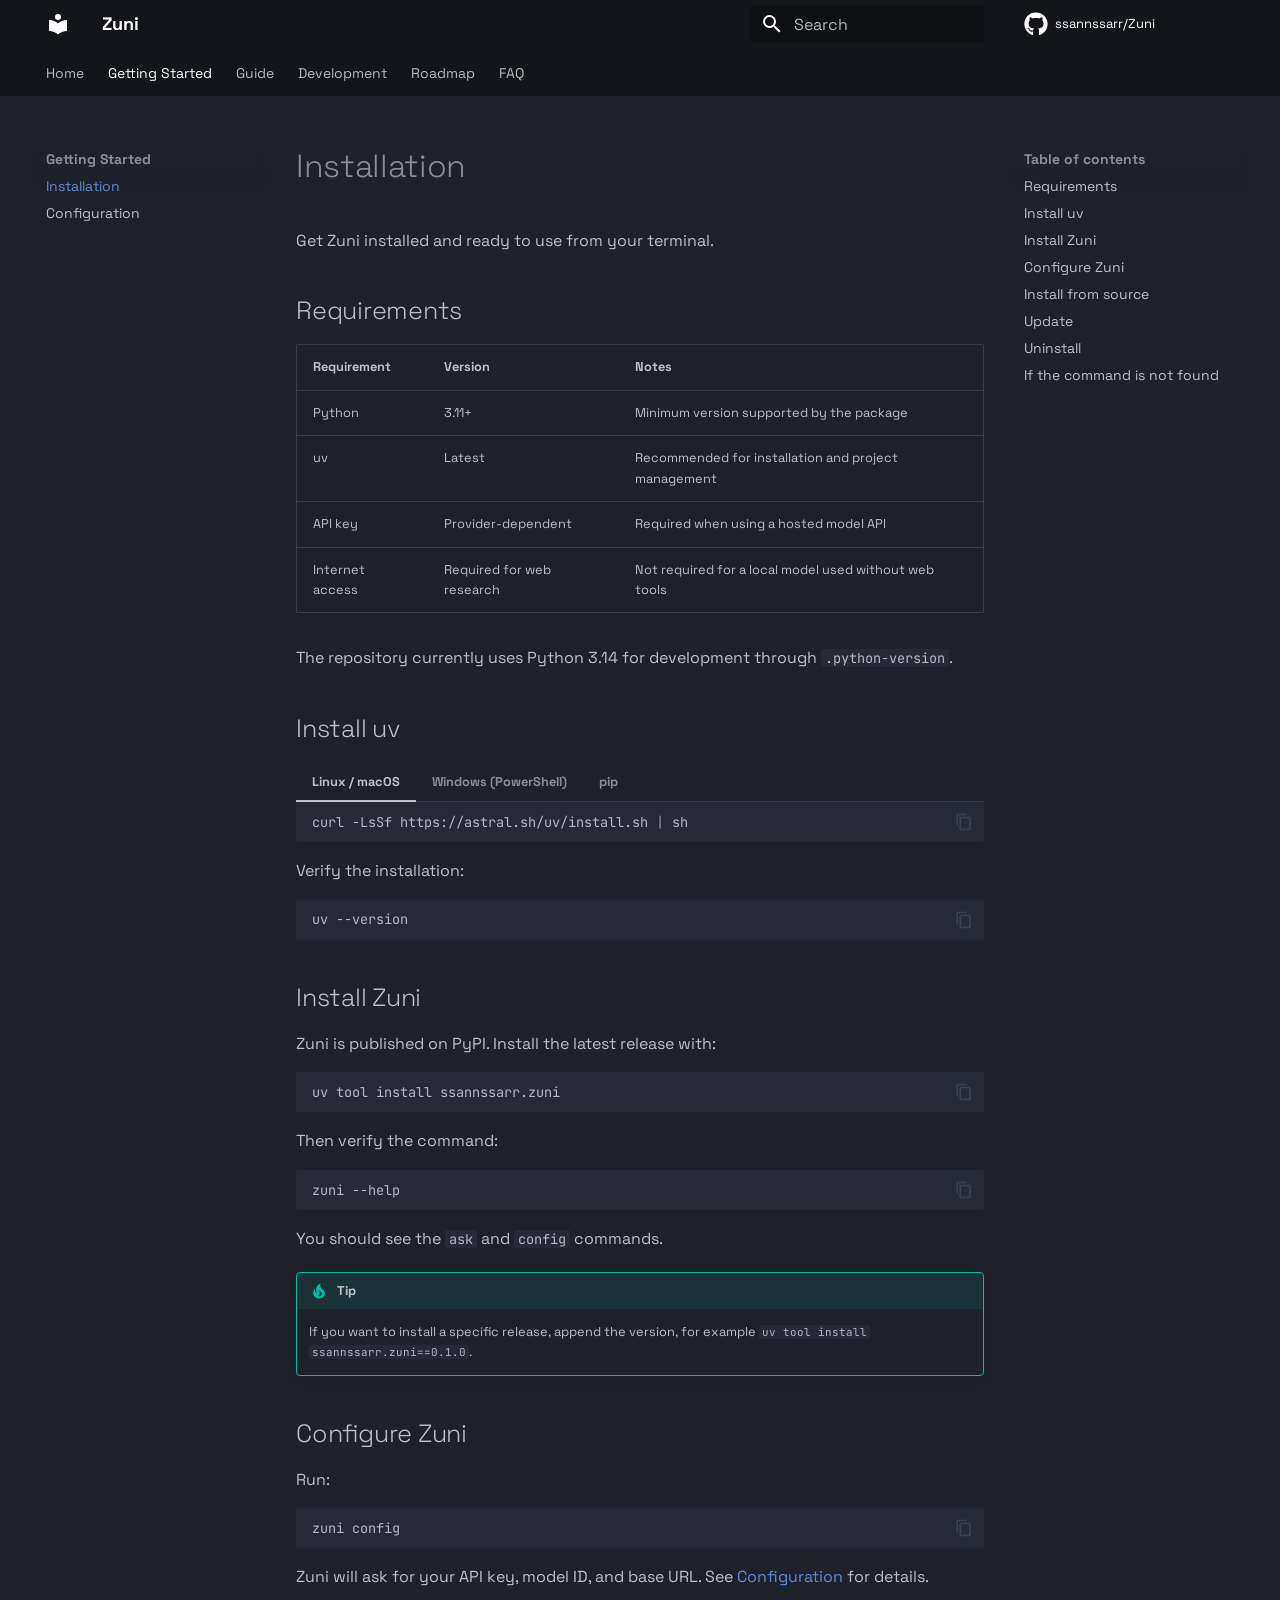
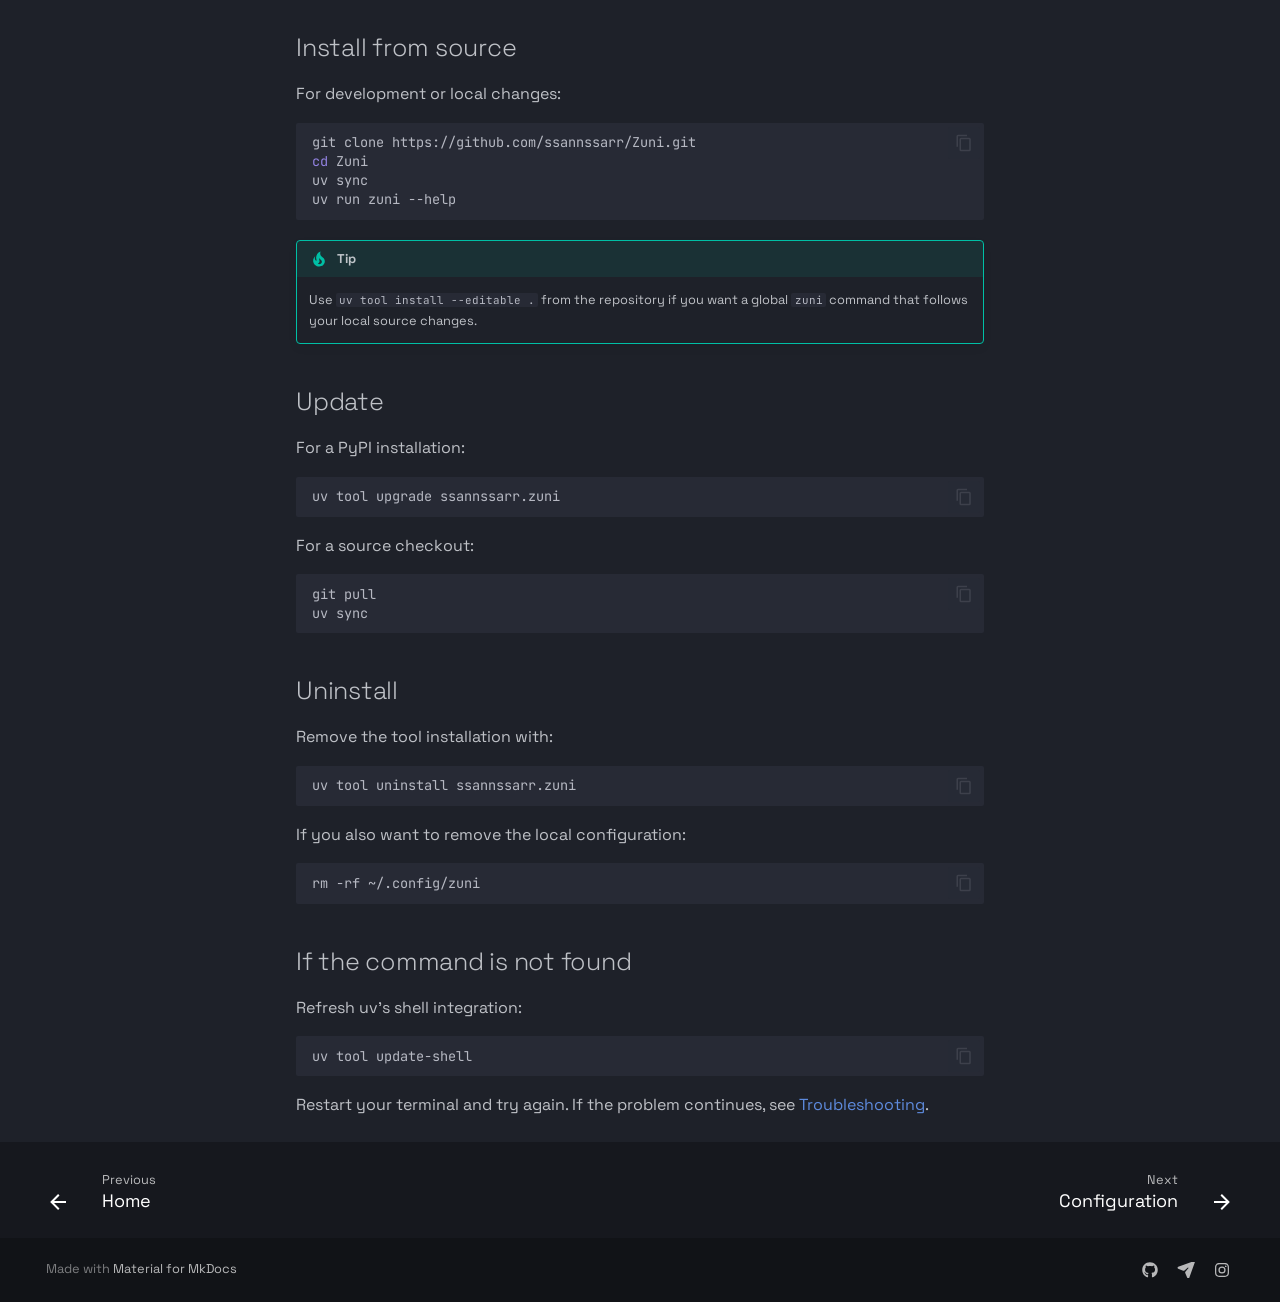
<file: getting-started/installation/index.html>
<!doctype html>
<html lang="en" class="no-js">
  <head>
    
      <meta charset="utf-8">
      <meta name="viewport" content="width=device-width,initial-scale=1">
      
        <meta name="description" content="One Command Search">
      
      
      
        <link rel="canonical" href="https://ssannssarr.github.io/Zuni/getting-started/installation/">
      
      
        <link rel="prev" href="../..">
      
      
        <link rel="next" href="../configuration/">
      
      
        
      
      
      <link rel="icon" href="../../assets/images/favicon.png">
      <meta name="generator" content="mkdocs-1.6.1, mkdocs-material-9.7.7">
    
    
      
        <title>Installation - Zuni</title>
      
    
    
      <link rel="stylesheet" href="../../assets/stylesheets/main.ec1eaa64.min.css">
      
        
        <link rel="stylesheet" href="../../assets/stylesheets/palette.ab4e12ef.min.css">
      
      


    
    
      
    
    
      
        
        
        <link rel="preconnect" href="https://fonts.gstatic.com" crossorigin>
        <link rel="stylesheet" href="https://fonts.googleapis.com/css?family=Space+Grotesk:300,300i,400,400i,700,700i%7CJetBrains+Mono:400,400i,700,700i&display=fallback">
        <style>:root{--md-text-font:"Space Grotesk";--md-code-font:"JetBrains Mono"}</style>
      
    
    
      <link rel="stylesheet" href="../../stylesheets/home.css">
    
    <script>__md_scope=new URL("../..",location),__md_hash=e=>[...e].reduce(((e,_)=>(e<<5)-e+_.charCodeAt(0)),0),__md_get=(e,_=localStorage,t=__md_scope)=>JSON.parse(_.getItem(t.pathname+"."+e)),__md_set=(e,_,t=localStorage,a=__md_scope)=>{try{t.setItem(a.pathname+"."+e,JSON.stringify(_))}catch(e){}}</script>
    
      

    
    
  </head>
  
  
    
    
    
    
    
    <body dir="ltr" data-md-color-scheme="slate" data-md-color-primary="black" data-md-color-accent="lime">
  
    
    <input class="md-toggle" data-md-toggle="drawer" type="checkbox" id="__drawer" autocomplete="off">
    <input class="md-toggle" data-md-toggle="search" type="checkbox" id="__search" autocomplete="off">
    <label class="md-overlay" for="__drawer"></label>
    <div data-md-component="skip">
      
        
        <a href="#installation" class="md-skip">
          Skip to content
        </a>
      
    </div>
    <div data-md-component="announce">
      
    </div>
    
    
      

<header class="md-header" data-md-component="header">
  <nav class="md-header__inner md-grid" aria-label="Header">
    <a href="../.." title="Zuni" class="md-header__button md-logo" aria-label="Zuni" data-md-component="logo">
      
  
  <svg xmlns="http://www.w3.org/2000/svg" viewBox="0 0 24 24"><path d="M12 8a3 3 0 0 0 3-3 3 3 0 0 0-3-3 3 3 0 0 0-3 3 3 3 0 0 0 3 3m0 3.54C9.64 9.35 6.5 8 3 8v11c3.5 0 6.64 1.35 9 3.54 2.36-2.19 5.5-3.54 9-3.54V8c-3.5 0-6.64 1.35-9 3.54"/></svg>

    </a>
    <label class="md-header__button md-icon" for="__drawer">
      
      <svg xmlns="http://www.w3.org/2000/svg" viewBox="0 0 24 24"><path d="M3 6h18v2H3zm0 5h18v2H3zm0 5h18v2H3z"/></svg>
    </label>
    <div class="md-header__title" data-md-component="header-title">
      <div class="md-header__ellipsis">
        <div class="md-header__topic">
          <span class="md-ellipsis">
            Zuni
          </span>
        </div>
        <div class="md-header__topic" data-md-component="header-topic">
          <span class="md-ellipsis">
            
              Installation
            
          </span>
        </div>
      </div>
    </div>
    
      
    
    
    
    
      
      
        <label class="md-header__button md-icon" for="__search">
          
          <svg xmlns="http://www.w3.org/2000/svg" viewBox="0 0 24 24"><path d="M9.5 3A6.5 6.5 0 0 1 16 9.5c0 1.61-.59 3.09-1.56 4.23l.27.27h.79l5 5-1.5 1.5-5-5v-.79l-.27-.27A6.52 6.52 0 0 1 9.5 16 6.5 6.5 0 0 1 3 9.5 6.5 6.5 0 0 1 9.5 3m0 2C7 5 5 7 5 9.5S7 14 9.5 14 14 12 14 9.5 12 5 9.5 5"/></svg>
        </label>
        <div class="md-search" data-md-component="search" role="dialog">
  <label class="md-search__overlay" for="__search"></label>
  <div class="md-search__inner" role="search">
    <form class="md-search__form" name="search">
      <input type="text" class="md-search__input" name="query" aria-label="Search" placeholder="Search" autocapitalize="off" autocorrect="off" autocomplete="off" spellcheck="false" data-md-component="search-query" required>
      <label class="md-search__icon md-icon" for="__search">
        
        <svg xmlns="http://www.w3.org/2000/svg" viewBox="0 0 24 24"><path d="M9.5 3A6.5 6.5 0 0 1 16 9.5c0 1.61-.59 3.09-1.56 4.23l.27.27h.79l5 5-1.5 1.5-5-5v-.79l-.27-.27A6.52 6.52 0 0 1 9.5 16 6.5 6.5 0 0 1 3 9.5 6.5 6.5 0 0 1 9.5 3m0 2C7 5 5 7 5 9.5S7 14 9.5 14 14 12 14 9.5 12 5 9.5 5"/></svg>
        
        <svg xmlns="http://www.w3.org/2000/svg" viewBox="0 0 24 24"><path d="M20 11v2H8l5.5 5.5-1.42 1.42L4.16 12l7.92-7.92L13.5 5.5 8 11z"/></svg>
      </label>
      <nav class="md-search__options" aria-label="Search">
        
        <button type="reset" class="md-search__icon md-icon" title="Clear" aria-label="Clear" tabindex="-1">
          
          <svg xmlns="http://www.w3.org/2000/svg" viewBox="0 0 24 24"><path d="M19 6.41 17.59 5 12 10.59 6.41 5 5 6.41 10.59 12 5 17.59 6.41 19 12 13.41 17.59 19 19 17.59 13.41 12z"/></svg>
        </button>
      </nav>
      
    </form>
    <div class="md-search__output">
      <div class="md-search__scrollwrap" tabindex="0" data-md-scrollfix>
        <div class="md-search-result" data-md-component="search-result">
          <div class="md-search-result__meta">
            Initializing search
          </div>
          <ol class="md-search-result__list" role="presentation"></ol>
        </div>
      </div>
    </div>
  </div>
</div>
      
    
    
      <div class="md-header__source">
        <a href="https://github.com/ssannssarr/Zuni" title="Go to repository" class="md-source" data-md-component="source">
  <div class="md-source__icon md-icon">
    
    <svg xmlns="http://www.w3.org/2000/svg" viewBox="0 0 512 512"><!--! Font Awesome Free 7.1.0 by @fontawesome - https://fontawesome.com License - https://fontawesome.com/license/free (Icons: CC BY 4.0, Fonts: SIL OFL 1.1, Code: MIT License) Copyright 2025 Fonticons, Inc.--><path d="M173.9 397.4c0 2-2.3 3.6-5.2 3.6-3.3.3-5.6-1.3-5.6-3.6 0-2 2.3-3.6 5.2-3.6 3-.3 5.6 1.3 5.6 3.6m-31.1-4.5c-.7 2 1.3 4.3 4.3 4.9 2.6 1 5.6 0 6.2-2s-1.3-4.3-4.3-5.2c-2.6-.7-5.5.3-6.2 2.3m44.2-1.7c-2.9.7-4.9 2.6-4.6 4.9.3 2 2.9 3.3 5.9 2.6 2.9-.7 4.9-2.6 4.6-4.6-.3-1.9-3-3.2-5.9-2.9M252.8 8C114.1 8 8 113.3 8 252c0 110.9 69.8 205.8 169.5 239.2 12.8 2.3 17.3-5.6 17.3-12.1 0-6.2-.3-40.4-.3-61.4 0 0-70 15-84.7-29.8 0 0-11.4-29.1-27.8-36.6 0 0-22.9-15.7 1.6-15.4 0 0 24.9 2 38.6 25.8 21.9 38.6 58.6 27.5 72.9 20.9 2.3-16 8.8-27.1 16-33.7-55.9-6.2-112.3-14.3-112.3-110.5 0-27.5 7.6-41.3 23.6-58.9-2.6-6.5-11.1-33.3 2.6-67.9 20.9-6.5 69 27 69 27 20-5.6 41.5-8.5 62.8-8.5s42.8 2.9 62.8 8.5c0 0 48.1-33.6 69-27 13.7 34.7 5.2 61.4 2.6 67.9 16 17.7 25.8 31.5 25.8 58.9 0 96.5-58.9 104.2-114.8 110.5 9.2 7.9 17 22.9 17 46.4 0 33.7-.3 75.4-.3 83.6 0 6.5 4.6 14.4 17.3 12.1C436.2 457.8 504 362.9 504 252 504 113.3 391.5 8 252.8 8M105.2 352.9c-1.3 1-1 3.3.7 5.2 1.6 1.6 3.9 2.3 5.2 1 1.3-1 1-3.3-.7-5.2-1.6-1.6-3.9-2.3-5.2-1m-10.8-8.1c-.7 1.3.3 2.9 2.3 3.9 1.6 1 3.6.7 4.3-.7.7-1.3-.3-2.9-2.3-3.9-2-.6-3.6-.3-4.3.7m32.4 35.6c-1.6 1.3-1 4.3 1.3 6.2 2.3 2.3 5.2 2.6 6.5 1 1.3-1.3.7-4.3-1.3-6.2-2.2-2.3-5.2-2.6-6.5-1m-11.4-14.7c-1.6 1-1.6 3.6 0 5.9s4.3 3.3 5.6 2.3c1.6-1.3 1.6-3.9 0-6.2-1.4-2.3-4-3.3-5.6-2"/></svg>
  </div>
  <div class="md-source__repository">
    ssannssarr/Zuni
  </div>
</a>
      </div>
    
  </nav>
  
</header>
    
    <div class="md-container" data-md-component="container">
      
      
        
          
            
<nav class="md-tabs" aria-label="Tabs" data-md-component="tabs">
  <div class="md-grid">
    <ul class="md-tabs__list">
      
        
  
  
  
  
    <li class="md-tabs__item">
      <a href="../.." class="md-tabs__link">
        
  
  
    
  
  Home

      </a>
    </li>
  

      
        
  
  
  
    
  
  
    
    
      <li class="md-tabs__item md-tabs__item--active">
        <a href="./" class="md-tabs__link">
          
  
  
  Getting Started

        </a>
      </li>
    
  

      
        
  
  
  
  
    
    
      <li class="md-tabs__item">
        <a href="../../guide/commands/" class="md-tabs__link">
          
  
  
  Guide

        </a>
      </li>
    
  

      
        
  
  
  
  
    
    
      <li class="md-tabs__item">
        <a href="../../development/project-structure/" class="md-tabs__link">
          
  
  
  Development

        </a>
      </li>
    
  

      
        
  
  
  
  
    <li class="md-tabs__item">
      <a href="../../roadmap/" class="md-tabs__link">
        
  
  
    
  
  Roadmap

      </a>
    </li>
  

      
        
  
  
  
  
    <li class="md-tabs__item">
      <a href="../../faq/" class="md-tabs__link">
        
  
  
    
  
  FAQ

      </a>
    </li>
  

      
    </ul>
  </div>
</nav>
          
        
      
      <main class="md-main" data-md-component="main">
        <div class="md-main__inner md-grid">
          
            
              
              <div class="md-sidebar md-sidebar--primary" data-md-component="sidebar" data-md-type="navigation" >
                <div class="md-sidebar__scrollwrap">
                  <div class="md-sidebar__inner">
                    


  


<nav class="md-nav md-nav--primary md-nav--lifted" aria-label="Navigation" data-md-level="0">
  <label class="md-nav__title" for="__drawer">
    <a href="../.." title="Zuni" class="md-nav__button md-logo" aria-label="Zuni" data-md-component="logo">
      
  
  <svg xmlns="http://www.w3.org/2000/svg" viewBox="0 0 24 24"><path d="M12 8a3 3 0 0 0 3-3 3 3 0 0 0-3-3 3 3 0 0 0-3 3 3 3 0 0 0 3 3m0 3.54C9.64 9.35 6.5 8 3 8v11c3.5 0 6.64 1.35 9 3.54 2.36-2.19 5.5-3.54 9-3.54V8c-3.5 0-6.64 1.35-9 3.54"/></svg>

    </a>
    Zuni
  </label>
  
    <div class="md-nav__source">
      <a href="https://github.com/ssannssarr/Zuni" title="Go to repository" class="md-source" data-md-component="source">
  <div class="md-source__icon md-icon">
    
    <svg xmlns="http://www.w3.org/2000/svg" viewBox="0 0 512 512"><!--! Font Awesome Free 7.1.0 by @fontawesome - https://fontawesome.com License - https://fontawesome.com/license/free (Icons: CC BY 4.0, Fonts: SIL OFL 1.1, Code: MIT License) Copyright 2025 Fonticons, Inc.--><path d="M173.9 397.4c0 2-2.3 3.6-5.2 3.6-3.3.3-5.6-1.3-5.6-3.6 0-2 2.3-3.6 5.2-3.6 3-.3 5.6 1.3 5.6 3.6m-31.1-4.5c-.7 2 1.3 4.3 4.3 4.9 2.6 1 5.6 0 6.2-2s-1.3-4.3-4.3-5.2c-2.6-.7-5.5.3-6.2 2.3m44.2-1.7c-2.9.7-4.9 2.6-4.6 4.9.3 2 2.9 3.3 5.9 2.6 2.9-.7 4.9-2.6 4.6-4.6-.3-1.9-3-3.2-5.9-2.9M252.8 8C114.1 8 8 113.3 8 252c0 110.9 69.8 205.8 169.5 239.2 12.8 2.3 17.3-5.6 17.3-12.1 0-6.2-.3-40.4-.3-61.4 0 0-70 15-84.7-29.8 0 0-11.4-29.1-27.8-36.6 0 0-22.9-15.7 1.6-15.4 0 0 24.9 2 38.6 25.8 21.9 38.6 58.6 27.5 72.9 20.9 2.3-16 8.8-27.1 16-33.7-55.9-6.2-112.3-14.3-112.3-110.5 0-27.5 7.6-41.3 23.6-58.9-2.6-6.5-11.1-33.3 2.6-67.9 20.9-6.5 69 27 69 27 20-5.6 41.5-8.5 62.8-8.5s42.8 2.9 62.8 8.5c0 0 48.1-33.6 69-27 13.7 34.7 5.2 61.4 2.6 67.9 16 17.7 25.8 31.5 25.8 58.9 0 96.5-58.9 104.2-114.8 110.5 9.2 7.9 17 22.9 17 46.4 0 33.7-.3 75.4-.3 83.6 0 6.5 4.6 14.4 17.3 12.1C436.2 457.8 504 362.9 504 252 504 113.3 391.5 8 252.8 8M105.2 352.9c-1.3 1-1 3.3.7 5.2 1.6 1.6 3.9 2.3 5.2 1 1.3-1 1-3.3-.7-5.2-1.6-1.6-3.9-2.3-5.2-1m-10.8-8.1c-.7 1.3.3 2.9 2.3 3.9 1.6 1 3.6.7 4.3-.7.7-1.3-.3-2.9-2.3-3.9-2-.6-3.6-.3-4.3.7m32.4 35.6c-1.6 1.3-1 4.3 1.3 6.2 2.3 2.3 5.2 2.6 6.5 1 1.3-1.3.7-4.3-1.3-6.2-2.2-2.3-5.2-2.6-6.5-1m-11.4-14.7c-1.6 1-1.6 3.6 0 5.9s4.3 3.3 5.6 2.3c1.6-1.3 1.6-3.9 0-6.2-1.4-2.3-4-3.3-5.6-2"/></svg>
  </div>
  <div class="md-source__repository">
    ssannssarr/Zuni
  </div>
</a>
    </div>
  
  <ul class="md-nav__list" data-md-scrollfix>
    
      
      
  
  
  
  
    <li class="md-nav__item">
      <a href="../.." class="md-nav__link">
        
  
  
  <span class="md-ellipsis">
    
  
    Home
  

    
  </span>
  
  

      </a>
    </li>
  

    
      
      
  
  
    
  
  
  
    
    
    
    
      
        
        
      
      
        
      
    
    
    <li class="md-nav__item md-nav__item--active md-nav__item--section md-nav__item--nested">
      
        
        
        <input class="md-nav__toggle md-toggle " type="checkbox" id="__nav_2" checked>
        
          
          <label class="md-nav__link" for="__nav_2" id="__nav_2_label" tabindex="">
            
  
  
  <span class="md-ellipsis">
    
  
    Getting Started
  

    
  </span>
  
  

            <span class="md-nav__icon md-icon"></span>
          </label>
        
        <nav class="md-nav" data-md-level="1" aria-labelledby="__nav_2_label" aria-expanded="true">
          <label class="md-nav__title" for="__nav_2">
            <span class="md-nav__icon md-icon"></span>
            
  
    Getting Started
  

          </label>
          <ul class="md-nav__list" data-md-scrollfix>
            
              
                
  
  
    
  
  
  
    <li class="md-nav__item md-nav__item--active">
      
      <input class="md-nav__toggle md-toggle" type="checkbox" id="__toc">
      
      
        
      
      
        <label class="md-nav__link md-nav__link--active" for="__toc">
          
  
  
  <span class="md-ellipsis">
    
  
    Installation
  

    
  </span>
  
  

          <span class="md-nav__icon md-icon"></span>
        </label>
      
      <a href="./" class="md-nav__link md-nav__link--active">
        
  
  
  <span class="md-ellipsis">
    
  
    Installation
  

    
  </span>
  
  

      </a>
      
        

<nav class="md-nav md-nav--secondary" aria-label="Table of contents">
  
  
  
    
  
  
    <label class="md-nav__title" for="__toc">
      <span class="md-nav__icon md-icon"></span>
      Table of contents
    </label>
    <ul class="md-nav__list" data-md-component="toc" data-md-scrollfix>
      
        <li class="md-nav__item">
  <a href="#requirements" class="md-nav__link">
    <span class="md-ellipsis">
      
        Requirements
      
    </span>
  </a>
  
</li>
      
        <li class="md-nav__item">
  <a href="#install-uv" class="md-nav__link">
    <span class="md-ellipsis">
      
        Install uv
      
    </span>
  </a>
  
</li>
      
        <li class="md-nav__item">
  <a href="#install-zuni" class="md-nav__link">
    <span class="md-ellipsis">
      
        Install Zuni
      
    </span>
  </a>
  
</li>
      
        <li class="md-nav__item">
  <a href="#configure-zuni" class="md-nav__link">
    <span class="md-ellipsis">
      
        Configure Zuni
      
    </span>
  </a>
  
</li>
      
        <li class="md-nav__item">
  <a href="#install-from-source" class="md-nav__link">
    <span class="md-ellipsis">
      
        Install from source
      
    </span>
  </a>
  
</li>
      
        <li class="md-nav__item">
  <a href="#update" class="md-nav__link">
    <span class="md-ellipsis">
      
        Update
      
    </span>
  </a>
  
</li>
      
        <li class="md-nav__item">
  <a href="#uninstall" class="md-nav__link">
    <span class="md-ellipsis">
      
        Uninstall
      
    </span>
  </a>
  
</li>
      
        <li class="md-nav__item">
  <a href="#if-the-command-is-not-found" class="md-nav__link">
    <span class="md-ellipsis">
      
        If the command is not found
      
    </span>
  </a>
  
</li>
      
    </ul>
  
</nav>
      
    </li>
  

              
            
              
                
  
  
  
  
    <li class="md-nav__item">
      <a href="../configuration/" class="md-nav__link">
        
  
  
  <span class="md-ellipsis">
    
  
    Configuration
  

    
  </span>
  
  

      </a>
    </li>
  

              
            
          </ul>
        </nav>
      
    </li>
  

    
      
      
  
  
  
  
    
    
    
    
      
      
        
      
    
    
    <li class="md-nav__item md-nav__item--nested">
      
        
        
        <input class="md-nav__toggle md-toggle " type="checkbox" id="__nav_3" >
        
          
          <label class="md-nav__link" for="__nav_3" id="__nav_3_label" tabindex="0">
            
  
  
  <span class="md-ellipsis">
    
  
    Guide
  

    
  </span>
  
  

            <span class="md-nav__icon md-icon"></span>
          </label>
        
        <nav class="md-nav" data-md-level="1" aria-labelledby="__nav_3_label" aria-expanded="false">
          <label class="md-nav__title" for="__nav_3">
            <span class="md-nav__icon md-icon"></span>
            
  
    Guide
  

          </label>
          <ul class="md-nav__list" data-md-scrollfix>
            
              
                
  
  
  
  
    <li class="md-nav__item">
      <a href="../../guide/commands/" class="md-nav__link">
        
  
  
  <span class="md-ellipsis">
    
  
    Commands
  

    
  </span>
  
  

      </a>
    </li>
  

              
            
              
                
  
  
  
  
    <li class="md-nav__item">
      <a href="../../guide/architecture/" class="md-nav__link">
        
  
  
  <span class="md-ellipsis">
    
  
    Architecture
  

    
  </span>
  
  

      </a>
    </li>
  

              
            
              
                
  
  
  
  
    <li class="md-nav__item">
      <a href="../../guide/troubleshooting/" class="md-nav__link">
        
  
  
  <span class="md-ellipsis">
    
  
    Troubleshooting
  

    
  </span>
  
  

      </a>
    </li>
  

              
            
          </ul>
        </nav>
      
    </li>
  

    
      
      
  
  
  
  
    
    
    
    
      
      
        
      
    
    
    <li class="md-nav__item md-nav__item--nested">
      
        
        
        <input class="md-nav__toggle md-toggle " type="checkbox" id="__nav_4" >
        
          
          <label class="md-nav__link" for="__nav_4" id="__nav_4_label" tabindex="0">
            
  
  
  <span class="md-ellipsis">
    
  
    Development
  

    
  </span>
  
  

            <span class="md-nav__icon md-icon"></span>
          </label>
        
        <nav class="md-nav" data-md-level="1" aria-labelledby="__nav_4_label" aria-expanded="false">
          <label class="md-nav__title" for="__nav_4">
            <span class="md-nav__icon md-icon"></span>
            
  
    Development
  

          </label>
          <ul class="md-nav__list" data-md-scrollfix>
            
              
                
  
  
  
  
    <li class="md-nav__item">
      <a href="../../development/project-structure/" class="md-nav__link">
        
  
  
  <span class="md-ellipsis">
    
  
    Project Structure
  

    
  </span>
  
  

      </a>
    </li>
  

              
            
              
                
  
  
  
  
    <li class="md-nav__item">
      <a href="../../development/contributing/" class="md-nav__link">
        
  
  
  <span class="md-ellipsis">
    
  
    Contributing
  

    
  </span>
  
  

      </a>
    </li>
  

              
            
          </ul>
        </nav>
      
    </li>
  

    
      
      
  
  
  
  
    <li class="md-nav__item">
      <a href="../../roadmap/" class="md-nav__link">
        
  
  
  <span class="md-ellipsis">
    
  
    Roadmap
  

    
  </span>
  
  

      </a>
    </li>
  

    
      
      
  
  
  
  
    <li class="md-nav__item">
      <a href="../../faq/" class="md-nav__link">
        
  
  
  <span class="md-ellipsis">
    
  
    FAQ
  

    
  </span>
  
  

      </a>
    </li>
  

    
  </ul>
</nav>
                  </div>
                </div>
              </div>
            
            
              
              <div class="md-sidebar md-sidebar--secondary" data-md-component="sidebar" data-md-type="toc" >
                <div class="md-sidebar__scrollwrap">
                  <div class="md-sidebar__inner">
                    

<nav class="md-nav md-nav--secondary" aria-label="Table of contents">
  
  
  
    
  
  
    <label class="md-nav__title" for="__toc">
      <span class="md-nav__icon md-icon"></span>
      Table of contents
    </label>
    <ul class="md-nav__list" data-md-component="toc" data-md-scrollfix>
      
        <li class="md-nav__item">
  <a href="#requirements" class="md-nav__link">
    <span class="md-ellipsis">
      
        Requirements
      
    </span>
  </a>
  
</li>
      
        <li class="md-nav__item">
  <a href="#install-uv" class="md-nav__link">
    <span class="md-ellipsis">
      
        Install uv
      
    </span>
  </a>
  
</li>
      
        <li class="md-nav__item">
  <a href="#install-zuni" class="md-nav__link">
    <span class="md-ellipsis">
      
        Install Zuni
      
    </span>
  </a>
  
</li>
      
        <li class="md-nav__item">
  <a href="#configure-zuni" class="md-nav__link">
    <span class="md-ellipsis">
      
        Configure Zuni
      
    </span>
  </a>
  
</li>
      
        <li class="md-nav__item">
  <a href="#install-from-source" class="md-nav__link">
    <span class="md-ellipsis">
      
        Install from source
      
    </span>
  </a>
  
</li>
      
        <li class="md-nav__item">
  <a href="#update" class="md-nav__link">
    <span class="md-ellipsis">
      
        Update
      
    </span>
  </a>
  
</li>
      
        <li class="md-nav__item">
  <a href="#uninstall" class="md-nav__link">
    <span class="md-ellipsis">
      
        Uninstall
      
    </span>
  </a>
  
</li>
      
        <li class="md-nav__item">
  <a href="#if-the-command-is-not-found" class="md-nav__link">
    <span class="md-ellipsis">
      
        If the command is not found
      
    </span>
  </a>
  
</li>
      
    </ul>
  
</nav>
                  </div>
                </div>
              </div>
            
          
          
            <div class="md-content" data-md-component="content">
              
              <article class="md-content__inner md-typeset">
                
                  


  
  


<h1 id="installation">Installation</h1>
<p>Get Zuni installed and ready to use from your terminal.</p>
<h2 id="requirements">Requirements</h2>
<table>
<thead>
<tr>
<th>Requirement</th>
<th>Version</th>
<th>Notes</th>
</tr>
</thead>
<tbody>
<tr>
<td>Python</td>
<td>3.11+</td>
<td>Minimum version supported by the package</td>
</tr>
<tr>
<td>uv</td>
<td>Latest</td>
<td>Recommended for installation and project management</td>
</tr>
<tr>
<td>API key</td>
<td>Provider-dependent</td>
<td>Required when using a hosted model API</td>
</tr>
<tr>
<td>Internet access</td>
<td>Required for web research</td>
<td>Not required for a local model used without web tools</td>
</tr>
</tbody>
</table>
<p>The repository currently uses Python 3.14 for development through <code>.python-version</code>.</p>
<h2 id="install-uv">Install uv</h2>
<div class="tabbed-set tabbed-alternate" data-tabs="1:3"><input checked="checked" id="__tabbed_1_1" name="__tabbed_1" type="radio" /><input id="__tabbed_1_2" name="__tabbed_1" type="radio" /><input id="__tabbed_1_3" name="__tabbed_1" type="radio" /><div class="tabbed-labels"><label for="__tabbed_1_1">Linux / macOS</label><label for="__tabbed_1_2">Windows (PowerShell)</label><label for="__tabbed_1_3">pip</label></div>
<div class="tabbed-content">
<div class="tabbed-block">
<div class="highlight"><pre><span></span><code>curl<span class="w"> </span>-LsSf<span class="w"> </span>https://astral.sh/uv/install.sh<span class="w"> </span><span class="p">|</span><span class="w"> </span>sh
</code></pre></div>
</div>
<div class="tabbed-block">
<div class="highlight"><pre><span></span><code><span class="n">powershell</span> <span class="n">-ExecutionPolicy</span> <span class="n">ByPass</span> <span class="n">-c</span> <span class="s2">"irm https://astral.sh/uv/install.ps1 | iex"</span>
</code></pre></div>
</div>
<div class="tabbed-block">
<div class="highlight"><pre><span></span><code>pip<span class="w"> </span>install<span class="w"> </span>uv
</code></pre></div>
</div>
</div>
</div>
<p>Verify the installation:</p>
<div class="highlight"><pre><span></span><code>uv<span class="w"> </span>--version
</code></pre></div>
<h2 id="install-zuni">Install Zuni</h2>
<p>Zuni is published on PyPI. Install the latest release with:</p>
<div class="highlight"><pre><span></span><code>uv<span class="w"> </span>tool<span class="w"> </span>install<span class="w"> </span>ssannssarr.zuni
</code></pre></div>
<p>Then verify the command:</p>
<div class="highlight"><pre><span></span><code>zuni<span class="w"> </span>--help
</code></pre></div>
<p>You should see the <code>ask</code> and <code>config</code> commands.</p>
<div class="admonition tip">
<p class="admonition-title">Tip</p>
<p>If you want to install a specific release, append the version, for example <code>uv tool install ssannssarr.zuni==0.1.0</code>.</p>
</div>
<h2 id="configure-zuni">Configure Zuni</h2>
<p>Run:</p>
<div class="highlight"><pre><span></span><code>zuni<span class="w"> </span>config
</code></pre></div>
<p>Zuni will ask for your API key, model ID, and base URL. See <a href="../configuration/">Configuration</a> for details.</p>
<h2 id="install-from-source">Install from source</h2>
<p>For development or local changes:</p>
<div class="highlight"><pre><span></span><code>git<span class="w"> </span>clone<span class="w"> </span>https://github.com/ssannssarr/Zuni.git
<span class="nb">cd</span><span class="w"> </span>Zuni
uv<span class="w"> </span>sync
uv<span class="w"> </span>run<span class="w"> </span>zuni<span class="w"> </span>--help
</code></pre></div>
<div class="admonition tip">
<p class="admonition-title">Tip</p>
<p>Use <code>uv tool install --editable .</code> from the repository if you want a global <code>zuni</code> command that follows your local source changes.</p>
</div>
<h2 id="update">Update</h2>
<p>For a PyPI installation:</p>
<div class="highlight"><pre><span></span><code>uv<span class="w"> </span>tool<span class="w"> </span>upgrade<span class="w"> </span>ssannssarr.zuni
</code></pre></div>
<p>For a source checkout:</p>
<div class="highlight"><pre><span></span><code>git<span class="w"> </span>pull
uv<span class="w"> </span>sync
</code></pre></div>
<h2 id="uninstall">Uninstall</h2>
<p>Remove the tool installation with:</p>
<div class="highlight"><pre><span></span><code>uv<span class="w"> </span>tool<span class="w"> </span>uninstall<span class="w"> </span>ssannssarr.zuni
</code></pre></div>
<p>If you also want to remove the local configuration:</p>
<div class="highlight"><pre><span></span><code>rm<span class="w"> </span>-rf<span class="w"> </span>~/.config/zuni
</code></pre></div>
<h2 id="if-the-command-is-not-found">If the command is not found</h2>
<p>Refresh uv's shell integration:</p>
<div class="highlight"><pre><span></span><code>uv<span class="w"> </span>tool<span class="w"> </span>update-shell
</code></pre></div>
<p>Restart your terminal and try again. If the problem continues, see <a href="../../guide/troubleshooting/">Troubleshooting</a>.</p>












                
              </article>
            </div>
          
          
<script>var target=document.getElementById(location.hash.slice(1));target&&target.name&&(target.checked=target.name.startsWith("__tabbed_"))</script>
        </div>
        
          <button type="button" class="md-top md-icon" data-md-component="top" hidden>
  
  <svg xmlns="http://www.w3.org/2000/svg" viewBox="0 0 24 24"><path d="M13 20h-2V8l-5.5 5.5-1.42-1.42L12 4.16l7.92 7.92-1.42 1.42L13 8z"/></svg>
  Back to top
</button>
        
      </main>
      
        <footer class="md-footer">
  
    
      
      <nav class="md-footer__inner md-grid" aria-label="Footer" >
        
          
          <a href="../.." class="md-footer__link md-footer__link--prev" aria-label="Previous: Home">
            <div class="md-footer__button md-icon">
              
              <svg xmlns="http://www.w3.org/2000/svg" viewBox="0 0 24 24"><path d="M20 11v2H8l5.5 5.5-1.42 1.42L4.16 12l7.92-7.92L13.5 5.5 8 11z"/></svg>
            </div>
            <div class="md-footer__title">
              <span class="md-footer__direction">
                Previous
              </span>
              <div class="md-ellipsis">
                Home
              </div>
            </div>
          </a>
        
        
          
          <a href="../configuration/" class="md-footer__link md-footer__link--next" aria-label="Next: Configuration">
            <div class="md-footer__title">
              <span class="md-footer__direction">
                Next
              </span>
              <div class="md-ellipsis">
                Configuration
              </div>
            </div>
            <div class="md-footer__button md-icon">
              
              <svg xmlns="http://www.w3.org/2000/svg" viewBox="0 0 24 24"><path d="M4 11v2h12l-5.5 5.5 1.42 1.42L19.84 12l-7.92-7.92L10.5 5.5 16 11z"/></svg>
            </div>
          </a>
        
      </nav>
    
  
  <div class="md-footer-meta md-typeset">
    <div class="md-footer-meta__inner md-grid">
      <div class="md-copyright">
  
  
    Made with
    <a href="https://squidfunk.github.io/mkdocs-material/" target="_blank" rel="noopener">
      Material for MkDocs
    </a>
  
</div>
      
        
<div class="md-social">
  
    
    
    
    
      
      
    
    <a href="https://github.com/ssannssarr/Zuni" target="_blank" rel="noopener" title="github.com" class="md-social__link">
      <svg xmlns="http://www.w3.org/2000/svg" viewBox="0 0 512 512"><!--! Font Awesome Free 7.1.0 by @fontawesome - https://fontawesome.com License - https://fontawesome.com/license/free (Icons: CC BY 4.0, Fonts: SIL OFL 1.1, Code: MIT License) Copyright 2025 Fonticons, Inc.--><path d="M173.9 397.4c0 2-2.3 3.6-5.2 3.6-3.3.3-5.6-1.3-5.6-3.6 0-2 2.3-3.6 5.2-3.6 3-.3 5.6 1.3 5.6 3.6m-31.1-4.5c-.7 2 1.3 4.3 4.3 4.9 2.6 1 5.6 0 6.2-2s-1.3-4.3-4.3-5.2c-2.6-.7-5.5.3-6.2 2.3m44.2-1.7c-2.9.7-4.9 2.6-4.6 4.9.3 2 2.9 3.3 5.9 2.6 2.9-.7 4.9-2.6 4.6-4.6-.3-1.9-3-3.2-5.9-2.9M252.8 8C114.1 8 8 113.3 8 252c0 110.9 69.8 205.8 169.5 239.2 12.8 2.3 17.3-5.6 17.3-12.1 0-6.2-.3-40.4-.3-61.4 0 0-70 15-84.7-29.8 0 0-11.4-29.1-27.8-36.6 0 0-22.9-15.7 1.6-15.4 0 0 24.9 2 38.6 25.8 21.9 38.6 58.6 27.5 72.9 20.9 2.3-16 8.8-27.1 16-33.7-55.9-6.2-112.3-14.3-112.3-110.5 0-27.5 7.6-41.3 23.6-58.9-2.6-6.5-11.1-33.3 2.6-67.9 20.9-6.5 69 27 69 27 20-5.6 41.5-8.5 62.8-8.5s42.8 2.9 62.8 8.5c0 0 48.1-33.6 69-27 13.7 34.7 5.2 61.4 2.6 67.9 16 17.7 25.8 31.5 25.8 58.9 0 96.5-58.9 104.2-114.8 110.5 9.2 7.9 17 22.9 17 46.4 0 33.7-.3 75.4-.3 83.6 0 6.5 4.6 14.4 17.3 12.1C436.2 457.8 504 362.9 504 252 504 113.3 391.5 8 252.8 8M105.2 352.9c-1.3 1-1 3.3.7 5.2 1.6 1.6 3.9 2.3 5.2 1 1.3-1 1-3.3-.7-5.2-1.6-1.6-3.9-2.3-5.2-1m-10.8-8.1c-.7 1.3.3 2.9 2.3 3.9 1.6 1 3.6.7 4.3-.7.7-1.3-.3-2.9-2.3-3.9-2-.6-3.6-.3-4.3.7m32.4 35.6c-1.6 1.3-1 4.3 1.3 6.2 2.3 2.3 5.2 2.6 6.5 1 1.3-1.3.7-4.3-1.3-6.2-2.2-2.3-5.2-2.6-6.5-1m-11.4-14.7c-1.6 1-1.6 3.6 0 5.9s4.3 3.3 5.6 2.3c1.6-1.3 1.6-3.9 0-6.2-1.4-2.3-4-3.3-5.6-2"/></svg>
    </a>
  
    
    
    
    
    <a href="mailto:ssannssarrai@gmail.com" target="_blank" rel="noopener" title="" class="md-social__link">
      <svg xmlns="http://www.w3.org/2000/svg" viewBox="0 0 576 512"><!--! Font Awesome Free 7.1.0 by @fontawesome - https://fontawesome.com License - https://fontawesome.com/license/free (Icons: CC BY 4.0, Fonts: SIL OFL 1.1, Code: MIT License) Copyright 2025 Fonticons, Inc.--><path d="M536.4-26.3c9.8-3.5 20.6-1 28 6.3s9.8 18.2 6.3 28l-178 496.9c-5 13.9-18.1 23.1-32.8 23.1-14.2 0-27-8.6-32.3-21.7l-64.2-158c-4.5-11-2.5-23.6 5.2-32.6l94.5-112.4c5.1-6.1 4.7-15-.9-20.6s-14.6-6-20.6-.9l-112.4 94.3c-9.1 7.6-21.6 9.6-32.6 5.2L38.1 216.8c-13.1-5.3-21.7-18.1-21.7-32.3 0-14.7 9.2-27.8 23.1-32.8z"/></svg>
    </a>
  
    
    
    
    
      
      
    
    <a href="https://instagram.com/ssannssarrai" target="_blank" rel="noopener" title="instagram.com" class="md-social__link">
      <svg xmlns="http://www.w3.org/2000/svg" viewBox="0 0 448 512"><!--! Font Awesome Free 7.1.0 by @fontawesome - https://fontawesome.com License - https://fontawesome.com/license/free (Icons: CC BY 4.0, Fonts: SIL OFL 1.1, Code: MIT License) Copyright 2025 Fonticons, Inc.--><path d="M224.3 141a115 115 0 1 0-.6 230 115 115 0 1 0 .6-230m-.6 40.4a74.6 74.6 0 1 1 .6 149.2 74.6 74.6 0 1 1-.6-149.2m93.4-45.1a26.8 26.8 0 1 1 53.6 0 26.8 26.8 0 1 1-53.6 0m129.7 27.2c-1.7-35.9-9.9-67.7-36.2-93.9-26.2-26.2-58-34.4-93.9-36.2-37-2.1-147.9-2.1-184.9 0-35.8 1.7-67.6 9.9-93.9 36.1s-34.4 58-36.2 93.9c-2.1 37-2.1 147.9 0 184.9 1.7 35.9 9.9 67.7 36.2 93.9s58 34.4 93.9 36.2c37 2.1 147.9 2.1 184.9 0 35.9-1.7 67.7-9.9 93.9-36.2 26.2-26.2 34.4-58 36.2-93.9 2.1-37 2.1-147.8 0-184.8M399 388c-7.8 19.6-22.9 34.7-42.6 42.6-29.5 11.7-99.5 9-132.1 9s-102.7 2.6-132.1-9c-19.6-7.8-34.7-22.9-42.6-42.6-11.7-29.5-9-99.5-9-132.1s-2.6-102.7 9-132.1c7.8-19.6 22.9-34.7 42.6-42.6 29.5-11.7 99.5-9 132.1-9s102.7-2.6 132.1 9c19.6 7.8 34.7 22.9 42.6 42.6 11.7 29.5 9 99.5 9 132.1s2.7 102.7-9 132.1"/></svg>
    </a>
  
</div>
      
    </div>
  </div>
</footer>
      
    </div>
    <div class="md-dialog" data-md-component="dialog">
      <div class="md-dialog__inner md-typeset"></div>
    </div>
    
    
    
      
      
      <script id="__config" type="application/json">{"annotate": null, "base": "../..", "features": ["navigation.tabs", "navigation.sections", "navigation.top", "content.code.copy", "content.code.annotate", "navigation.footer"], "search": "../../assets/javascripts/workers/search.2c215733.min.js", "tags": null, "translations": {"clipboard.copied": "Copied to clipboard", "clipboard.copy": "Copy to clipboard", "search.result.more.one": "1 more on this page", "search.result.more.other": "# more on this page", "search.result.none": "No matching documents", "search.result.one": "1 matching document", "search.result.other": "# matching documents", "search.result.placeholder": "Type to start searching", "search.result.term.missing": "Missing", "select.version": "Select version"}, "version": null}</script>
    
    
      <script src="../../assets/javascripts/bundle.d7400e89.min.js"></script>
      
        <script src="../../javascripts/cloudflare.js"></script>
      
        <script src="../../javascripts/home.js"></script>
      
    
  </body>
</html>
</file>
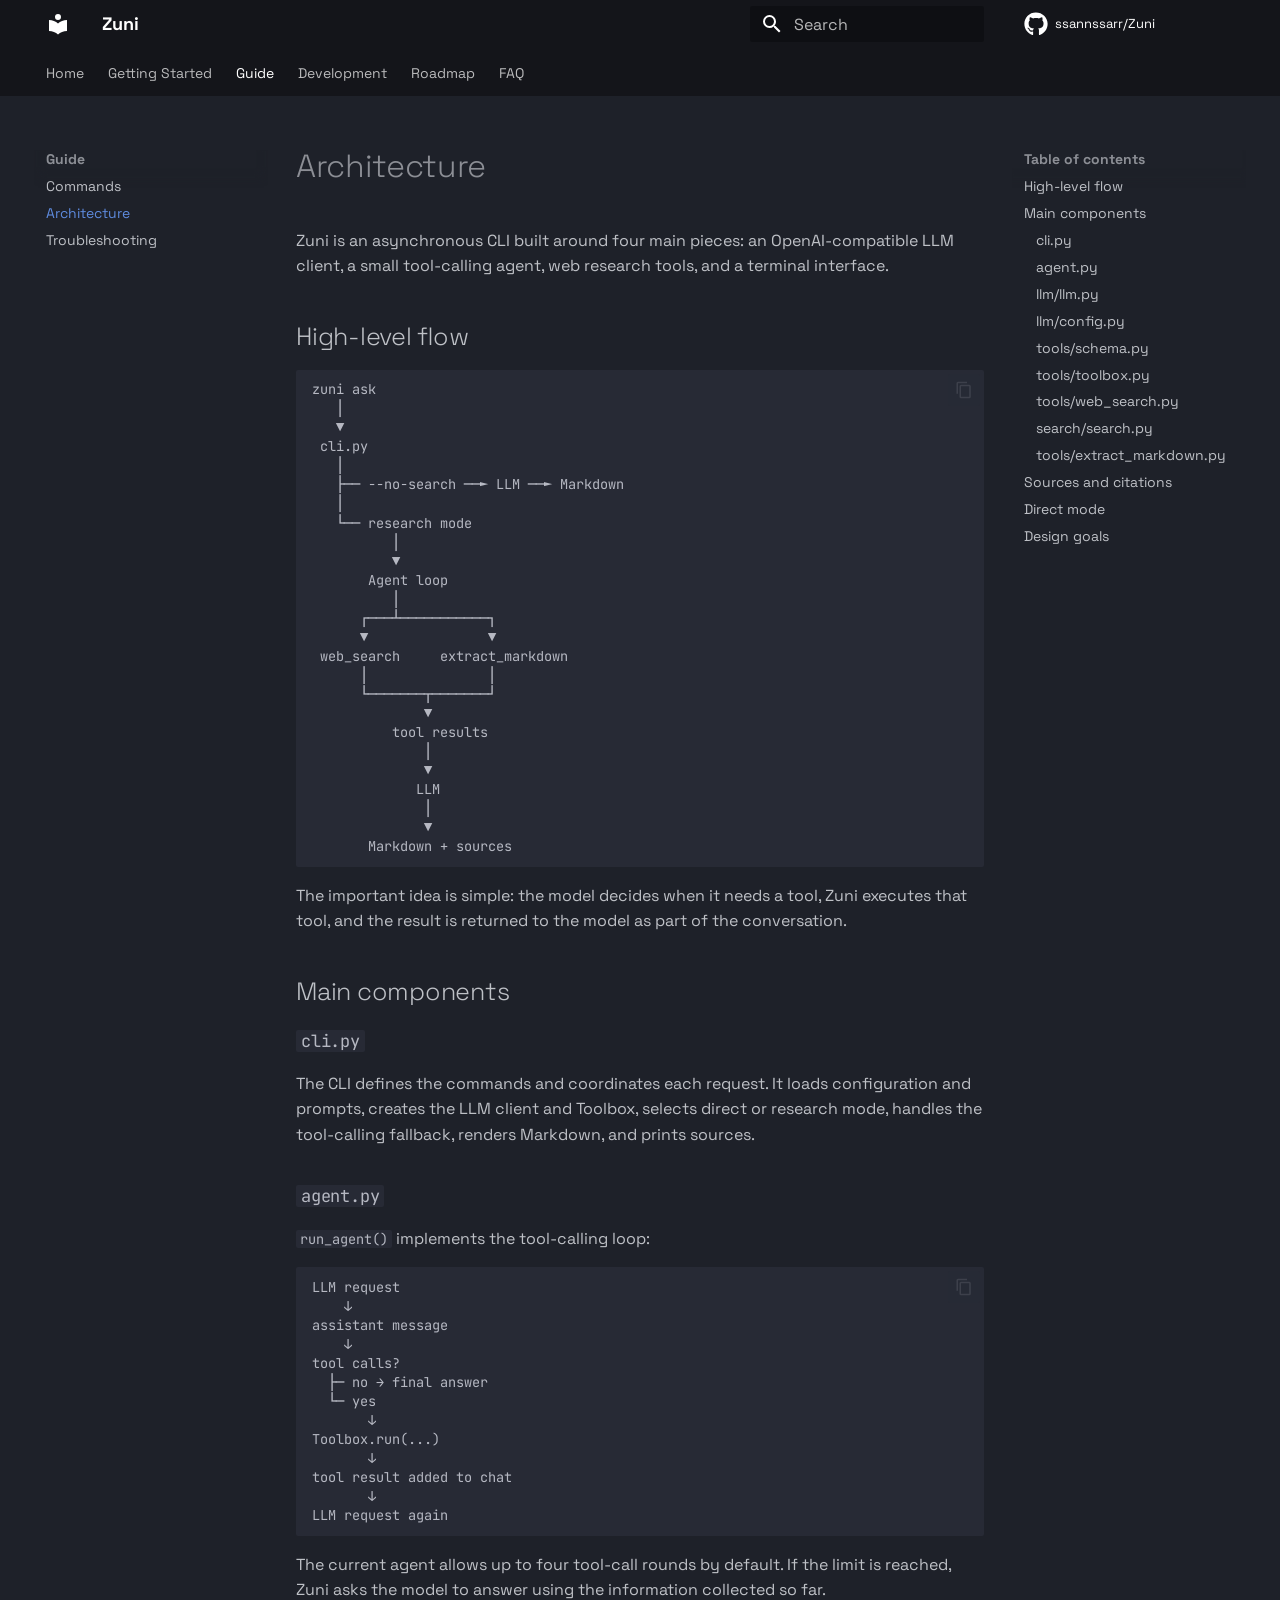
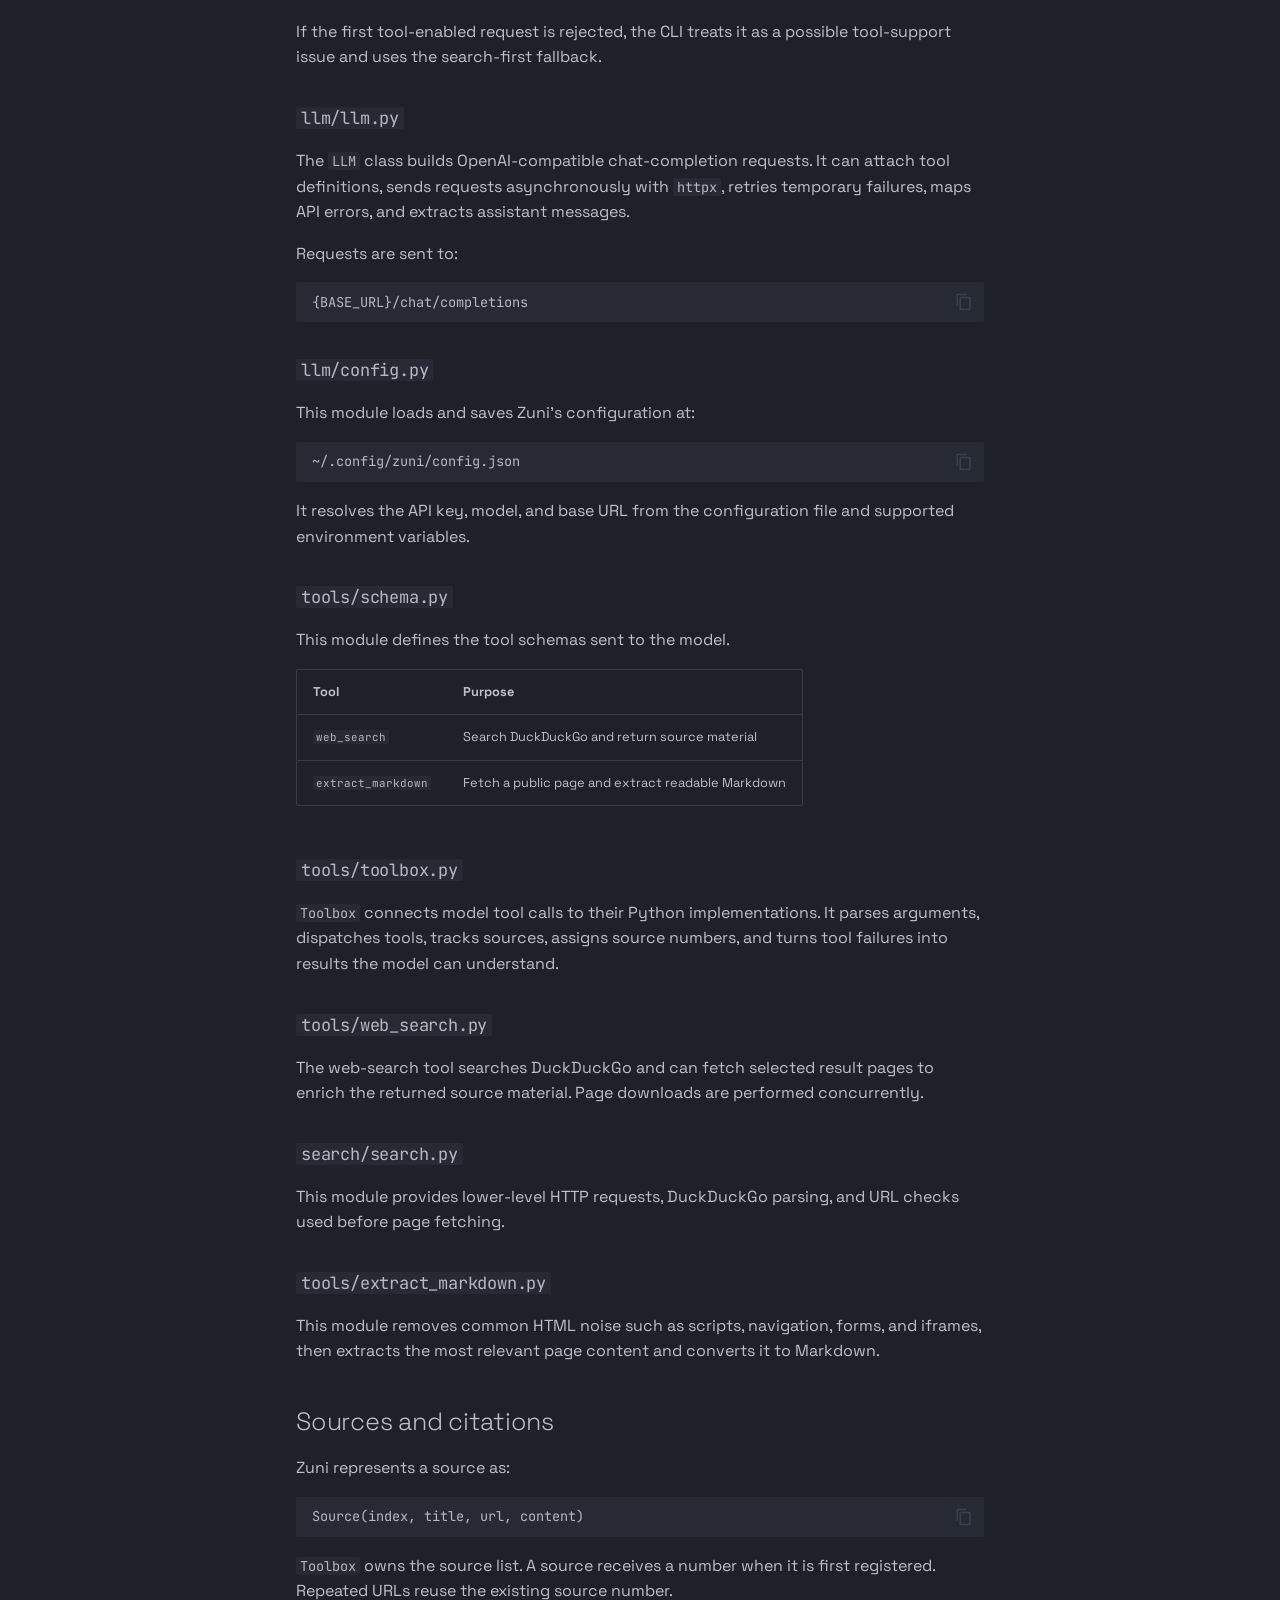
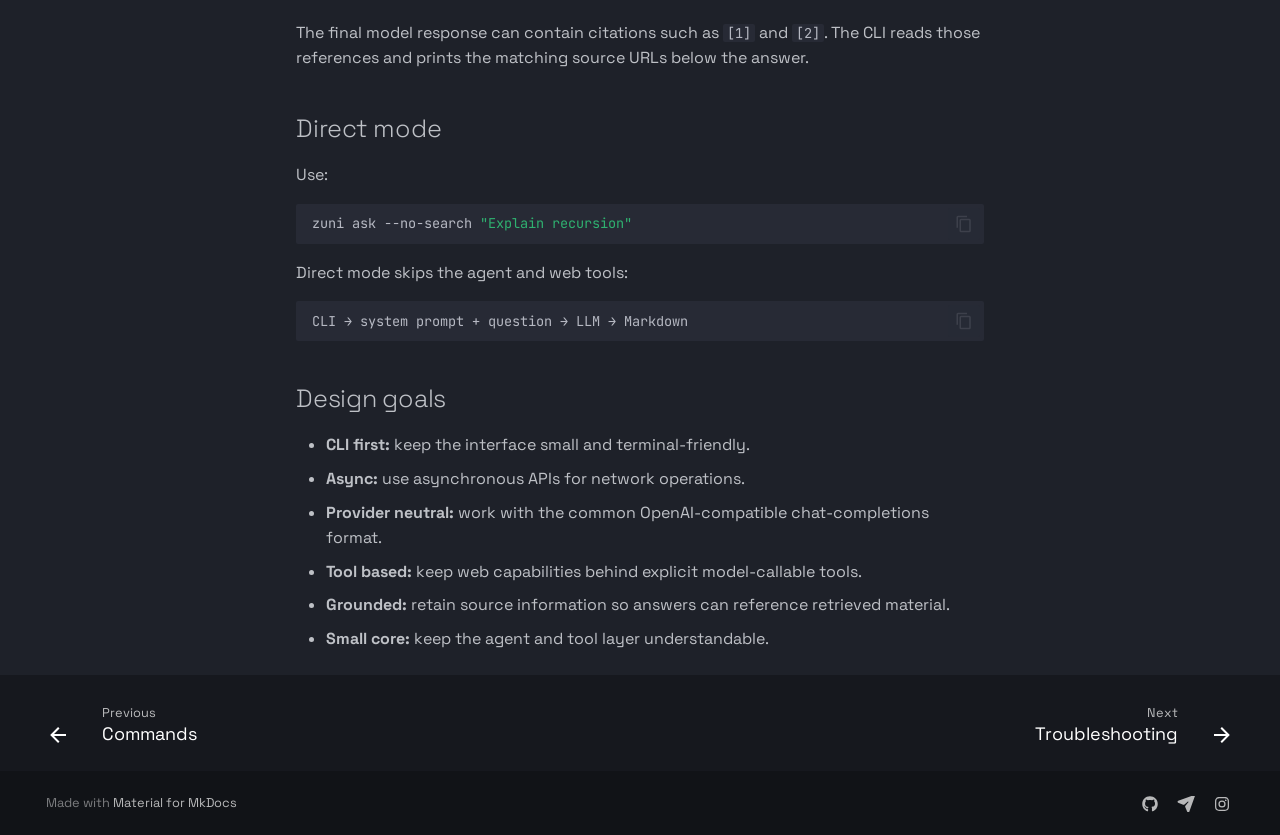
<file: guide/architecture/index.html>
<!doctype html>
<html lang="en" class="no-js">
  <head>
    
      <meta charset="utf-8">
      <meta name="viewport" content="width=device-width,initial-scale=1">
      
        <meta name="description" content="One Command Search">
      
      
      
        <link rel="canonical" href="https://ssannssarr.github.io/Zuni/guide/architecture/">
      
      
        <link rel="prev" href="../commands/">
      
      
        <link rel="next" href="../troubleshooting/">
      
      
        
      
      
      <link rel="icon" href="../../assets/images/favicon.png">
      <meta name="generator" content="mkdocs-1.6.1, mkdocs-material-9.7.7">
    
    
      
        <title>Architecture - Zuni</title>
      
    
    
      <link rel="stylesheet" href="../../assets/stylesheets/main.ec1eaa64.min.css">
      
        
        <link rel="stylesheet" href="../../assets/stylesheets/palette.ab4e12ef.min.css">
      
      


    
    
      
    
    
      
        
        
        <link rel="preconnect" href="https://fonts.gstatic.com" crossorigin>
        <link rel="stylesheet" href="https://fonts.googleapis.com/css?family=Space+Grotesk:300,300i,400,400i,700,700i%7CJetBrains+Mono:400,400i,700,700i&display=fallback">
        <style>:root{--md-text-font:"Space Grotesk";--md-code-font:"JetBrains Mono"}</style>
      
    
    
      <link rel="stylesheet" href="../../stylesheets/home.css">
    
    <script>__md_scope=new URL("../..",location),__md_hash=e=>[...e].reduce(((e,_)=>(e<<5)-e+_.charCodeAt(0)),0),__md_get=(e,_=localStorage,t=__md_scope)=>JSON.parse(_.getItem(t.pathname+"."+e)),__md_set=(e,_,t=localStorage,a=__md_scope)=>{try{t.setItem(a.pathname+"."+e,JSON.stringify(_))}catch(e){}}</script>
    
      

    
    
  </head>
  
  
    
    
    
    
    
    <body dir="ltr" data-md-color-scheme="slate" data-md-color-primary="black" data-md-color-accent="lime">
  
    
    <input class="md-toggle" data-md-toggle="drawer" type="checkbox" id="__drawer" autocomplete="off">
    <input class="md-toggle" data-md-toggle="search" type="checkbox" id="__search" autocomplete="off">
    <label class="md-overlay" for="__drawer"></label>
    <div data-md-component="skip">
      
        
        <a href="#architecture" class="md-skip">
          Skip to content
        </a>
      
    </div>
    <div data-md-component="announce">
      
    </div>
    
    
      

<header class="md-header" data-md-component="header">
  <nav class="md-header__inner md-grid" aria-label="Header">
    <a href="../.." title="Zuni" class="md-header__button md-logo" aria-label="Zuni" data-md-component="logo">
      
  
  <svg xmlns="http://www.w3.org/2000/svg" viewBox="0 0 24 24"><path d="M12 8a3 3 0 0 0 3-3 3 3 0 0 0-3-3 3 3 0 0 0-3 3 3 3 0 0 0 3 3m0 3.54C9.64 9.35 6.5 8 3 8v11c3.5 0 6.64 1.35 9 3.54 2.36-2.19 5.5-3.54 9-3.54V8c-3.5 0-6.64 1.35-9 3.54"/></svg>

    </a>
    <label class="md-header__button md-icon" for="__drawer">
      
      <svg xmlns="http://www.w3.org/2000/svg" viewBox="0 0 24 24"><path d="M3 6h18v2H3zm0 5h18v2H3zm0 5h18v2H3z"/></svg>
    </label>
    <div class="md-header__title" data-md-component="header-title">
      <div class="md-header__ellipsis">
        <div class="md-header__topic">
          <span class="md-ellipsis">
            Zuni
          </span>
        </div>
        <div class="md-header__topic" data-md-component="header-topic">
          <span class="md-ellipsis">
            
              Architecture
            
          </span>
        </div>
      </div>
    </div>
    
      
    
    
    
    
      
      
        <label class="md-header__button md-icon" for="__search">
          
          <svg xmlns="http://www.w3.org/2000/svg" viewBox="0 0 24 24"><path d="M9.5 3A6.5 6.5 0 0 1 16 9.5c0 1.61-.59 3.09-1.56 4.23l.27.27h.79l5 5-1.5 1.5-5-5v-.79l-.27-.27A6.52 6.52 0 0 1 9.5 16 6.5 6.5 0 0 1 3 9.5 6.5 6.5 0 0 1 9.5 3m0 2C7 5 5 7 5 9.5S7 14 9.5 14 14 12 14 9.5 12 5 9.5 5"/></svg>
        </label>
        <div class="md-search" data-md-component="search" role="dialog">
  <label class="md-search__overlay" for="__search"></label>
  <div class="md-search__inner" role="search">
    <form class="md-search__form" name="search">
      <input type="text" class="md-search__input" name="query" aria-label="Search" placeholder="Search" autocapitalize="off" autocorrect="off" autocomplete="off" spellcheck="false" data-md-component="search-query" required>
      <label class="md-search__icon md-icon" for="__search">
        
        <svg xmlns="http://www.w3.org/2000/svg" viewBox="0 0 24 24"><path d="M9.5 3A6.5 6.5 0 0 1 16 9.5c0 1.61-.59 3.09-1.56 4.23l.27.27h.79l5 5-1.5 1.5-5-5v-.79l-.27-.27A6.52 6.52 0 0 1 9.5 16 6.5 6.5 0 0 1 3 9.5 6.5 6.5 0 0 1 9.5 3m0 2C7 5 5 7 5 9.5S7 14 9.5 14 14 12 14 9.5 12 5 9.5 5"/></svg>
        
        <svg xmlns="http://www.w3.org/2000/svg" viewBox="0 0 24 24"><path d="M20 11v2H8l5.5 5.5-1.42 1.42L4.16 12l7.92-7.92L13.5 5.5 8 11z"/></svg>
      </label>
      <nav class="md-search__options" aria-label="Search">
        
        <button type="reset" class="md-search__icon md-icon" title="Clear" aria-label="Clear" tabindex="-1">
          
          <svg xmlns="http://www.w3.org/2000/svg" viewBox="0 0 24 24"><path d="M19 6.41 17.59 5 12 10.59 6.41 5 5 6.41 10.59 12 5 17.59 6.41 19 12 13.41 17.59 19 19 17.59 13.41 12z"/></svg>
        </button>
      </nav>
      
    </form>
    <div class="md-search__output">
      <div class="md-search__scrollwrap" tabindex="0" data-md-scrollfix>
        <div class="md-search-result" data-md-component="search-result">
          <div class="md-search-result__meta">
            Initializing search
          </div>
          <ol class="md-search-result__list" role="presentation"></ol>
        </div>
      </div>
    </div>
  </div>
</div>
      
    
    
      <div class="md-header__source">
        <a href="https://github.com/ssannssarr/Zuni" title="Go to repository" class="md-source" data-md-component="source">
  <div class="md-source__icon md-icon">
    
    <svg xmlns="http://www.w3.org/2000/svg" viewBox="0 0 512 512"><!--! Font Awesome Free 7.1.0 by @fontawesome - https://fontawesome.com License - https://fontawesome.com/license/free (Icons: CC BY 4.0, Fonts: SIL OFL 1.1, Code: MIT License) Copyright 2025 Fonticons, Inc.--><path d="M173.9 397.4c0 2-2.3 3.6-5.2 3.6-3.3.3-5.6-1.3-5.6-3.6 0-2 2.3-3.6 5.2-3.6 3-.3 5.6 1.3 5.6 3.6m-31.1-4.5c-.7 2 1.3 4.3 4.3 4.9 2.6 1 5.6 0 6.2-2s-1.3-4.3-4.3-5.2c-2.6-.7-5.5.3-6.2 2.3m44.2-1.7c-2.9.7-4.9 2.6-4.6 4.9.3 2 2.9 3.3 5.9 2.6 2.9-.7 4.9-2.6 4.6-4.6-.3-1.9-3-3.2-5.9-2.9M252.8 8C114.1 8 8 113.3 8 252c0 110.9 69.8 205.8 169.5 239.2 12.8 2.3 17.3-5.6 17.3-12.1 0-6.2-.3-40.4-.3-61.4 0 0-70 15-84.7-29.8 0 0-11.4-29.1-27.8-36.6 0 0-22.9-15.7 1.6-15.4 0 0 24.9 2 38.6 25.8 21.9 38.6 58.6 27.5 72.9 20.9 2.3-16 8.8-27.1 16-33.7-55.9-6.2-112.3-14.3-112.3-110.5 0-27.5 7.6-41.3 23.6-58.9-2.6-6.5-11.1-33.3 2.6-67.9 20.9-6.5 69 27 69 27 20-5.6 41.5-8.5 62.8-8.5s42.8 2.9 62.8 8.5c0 0 48.1-33.6 69-27 13.7 34.7 5.2 61.4 2.6 67.9 16 17.7 25.8 31.5 25.8 58.9 0 96.5-58.9 104.2-114.8 110.5 9.2 7.9 17 22.9 17 46.4 0 33.7-.3 75.4-.3 83.6 0 6.5 4.6 14.4 17.3 12.1C436.2 457.8 504 362.9 504 252 504 113.3 391.5 8 252.8 8M105.2 352.9c-1.3 1-1 3.3.7 5.2 1.6 1.6 3.9 2.3 5.2 1 1.3-1 1-3.3-.7-5.2-1.6-1.6-3.9-2.3-5.2-1m-10.8-8.1c-.7 1.3.3 2.9 2.3 3.9 1.6 1 3.6.7 4.3-.7.7-1.3-.3-2.9-2.3-3.9-2-.6-3.6-.3-4.3.7m32.4 35.6c-1.6 1.3-1 4.3 1.3 6.2 2.3 2.3 5.2 2.6 6.5 1 1.3-1.3.7-4.3-1.3-6.2-2.2-2.3-5.2-2.6-6.5-1m-11.4-14.7c-1.6 1-1.6 3.6 0 5.9s4.3 3.3 5.6 2.3c1.6-1.3 1.6-3.9 0-6.2-1.4-2.3-4-3.3-5.6-2"/></svg>
  </div>
  <div class="md-source__repository">
    ssannssarr/Zuni
  </div>
</a>
      </div>
    
  </nav>
  
</header>
    
    <div class="md-container" data-md-component="container">
      
      
        
          
            
<nav class="md-tabs" aria-label="Tabs" data-md-component="tabs">
  <div class="md-grid">
    <ul class="md-tabs__list">
      
        
  
  
  
  
    <li class="md-tabs__item">
      <a href="../.." class="md-tabs__link">
        
  
  
    
  
  Home

      </a>
    </li>
  

      
        
  
  
  
  
    
    
      <li class="md-tabs__item">
        <a href="../../getting-started/installation/" class="md-tabs__link">
          
  
  
  Getting Started

        </a>
      </li>
    
  

      
        
  
  
  
    
  
  
    
    
      <li class="md-tabs__item md-tabs__item--active">
        <a href="../commands/" class="md-tabs__link">
          
  
  
  Guide

        </a>
      </li>
    
  

      
        
  
  
  
  
    
    
      <li class="md-tabs__item">
        <a href="../../development/project-structure/" class="md-tabs__link">
          
  
  
  Development

        </a>
      </li>
    
  

      
        
  
  
  
  
    <li class="md-tabs__item">
      <a href="../../roadmap/" class="md-tabs__link">
        
  
  
    
  
  Roadmap

      </a>
    </li>
  

      
        
  
  
  
  
    <li class="md-tabs__item">
      <a href="../../faq/" class="md-tabs__link">
        
  
  
    
  
  FAQ

      </a>
    </li>
  

      
    </ul>
  </div>
</nav>
          
        
      
      <main class="md-main" data-md-component="main">
        <div class="md-main__inner md-grid">
          
            
              
              <div class="md-sidebar md-sidebar--primary" data-md-component="sidebar" data-md-type="navigation" >
                <div class="md-sidebar__scrollwrap">
                  <div class="md-sidebar__inner">
                    


  


<nav class="md-nav md-nav--primary md-nav--lifted" aria-label="Navigation" data-md-level="0">
  <label class="md-nav__title" for="__drawer">
    <a href="../.." title="Zuni" class="md-nav__button md-logo" aria-label="Zuni" data-md-component="logo">
      
  
  <svg xmlns="http://www.w3.org/2000/svg" viewBox="0 0 24 24"><path d="M12 8a3 3 0 0 0 3-3 3 3 0 0 0-3-3 3 3 0 0 0-3 3 3 3 0 0 0 3 3m0 3.54C9.64 9.35 6.5 8 3 8v11c3.5 0 6.64 1.35 9 3.54 2.36-2.19 5.5-3.54 9-3.54V8c-3.5 0-6.64 1.35-9 3.54"/></svg>

    </a>
    Zuni
  </label>
  
    <div class="md-nav__source">
      <a href="https://github.com/ssannssarr/Zuni" title="Go to repository" class="md-source" data-md-component="source">
  <div class="md-source__icon md-icon">
    
    <svg xmlns="http://www.w3.org/2000/svg" viewBox="0 0 512 512"><!--! Font Awesome Free 7.1.0 by @fontawesome - https://fontawesome.com License - https://fontawesome.com/license/free (Icons: CC BY 4.0, Fonts: SIL OFL 1.1, Code: MIT License) Copyright 2025 Fonticons, Inc.--><path d="M173.9 397.4c0 2-2.3 3.6-5.2 3.6-3.3.3-5.6-1.3-5.6-3.6 0-2 2.3-3.6 5.2-3.6 3-.3 5.6 1.3 5.6 3.6m-31.1-4.5c-.7 2 1.3 4.3 4.3 4.9 2.6 1 5.6 0 6.2-2s-1.3-4.3-4.3-5.2c-2.6-.7-5.5.3-6.2 2.3m44.2-1.7c-2.9.7-4.9 2.6-4.6 4.9.3 2 2.9 3.3 5.9 2.6 2.9-.7 4.9-2.6 4.6-4.6-.3-1.9-3-3.2-5.9-2.9M252.8 8C114.1 8 8 113.3 8 252c0 110.9 69.8 205.8 169.5 239.2 12.8 2.3 17.3-5.6 17.3-12.1 0-6.2-.3-40.4-.3-61.4 0 0-70 15-84.7-29.8 0 0-11.4-29.1-27.8-36.6 0 0-22.9-15.7 1.6-15.4 0 0 24.9 2 38.6 25.8 21.9 38.6 58.6 27.5 72.9 20.9 2.3-16 8.8-27.1 16-33.7-55.9-6.2-112.3-14.3-112.3-110.5 0-27.5 7.6-41.3 23.6-58.9-2.6-6.5-11.1-33.3 2.6-67.9 20.9-6.5 69 27 69 27 20-5.6 41.5-8.5 62.8-8.5s42.8 2.9 62.8 8.5c0 0 48.1-33.6 69-27 13.7 34.7 5.2 61.4 2.6 67.9 16 17.7 25.8 31.5 25.8 58.9 0 96.5-58.9 104.2-114.8 110.5 9.2 7.9 17 22.9 17 46.4 0 33.7-.3 75.4-.3 83.6 0 6.5 4.6 14.4 17.3 12.1C436.2 457.8 504 362.9 504 252 504 113.3 391.5 8 252.8 8M105.2 352.9c-1.3 1-1 3.3.7 5.2 1.6 1.6 3.9 2.3 5.2 1 1.3-1 1-3.3-.7-5.2-1.6-1.6-3.9-2.3-5.2-1m-10.8-8.1c-.7 1.3.3 2.9 2.3 3.9 1.6 1 3.6.7 4.3-.7.7-1.3-.3-2.9-2.3-3.9-2-.6-3.6-.3-4.3.7m32.4 35.6c-1.6 1.3-1 4.3 1.3 6.2 2.3 2.3 5.2 2.6 6.5 1 1.3-1.3.7-4.3-1.3-6.2-2.2-2.3-5.2-2.6-6.5-1m-11.4-14.7c-1.6 1-1.6 3.6 0 5.9s4.3 3.3 5.6 2.3c1.6-1.3 1.6-3.9 0-6.2-1.4-2.3-4-3.3-5.6-2"/></svg>
  </div>
  <div class="md-source__repository">
    ssannssarr/Zuni
  </div>
</a>
    </div>
  
  <ul class="md-nav__list" data-md-scrollfix>
    
      
      
  
  
  
  
    <li class="md-nav__item">
      <a href="../.." class="md-nav__link">
        
  
  
  <span class="md-ellipsis">
    
  
    Home
  

    
  </span>
  
  

      </a>
    </li>
  

    
      
      
  
  
  
  
    
    
    
    
      
      
        
      
    
    
    <li class="md-nav__item md-nav__item--nested">
      
        
        
        <input class="md-nav__toggle md-toggle " type="checkbox" id="__nav_2" >
        
          
          <label class="md-nav__link" for="__nav_2" id="__nav_2_label" tabindex="0">
            
  
  
  <span class="md-ellipsis">
    
  
    Getting Started
  

    
  </span>
  
  

            <span class="md-nav__icon md-icon"></span>
          </label>
        
        <nav class="md-nav" data-md-level="1" aria-labelledby="__nav_2_label" aria-expanded="false">
          <label class="md-nav__title" for="__nav_2">
            <span class="md-nav__icon md-icon"></span>
            
  
    Getting Started
  

          </label>
          <ul class="md-nav__list" data-md-scrollfix>
            
              
                
  
  
  
  
    <li class="md-nav__item">
      <a href="../../getting-started/installation/" class="md-nav__link">
        
  
  
  <span class="md-ellipsis">
    
  
    Installation
  

    
  </span>
  
  

      </a>
    </li>
  

              
            
              
                
  
  
  
  
    <li class="md-nav__item">
      <a href="../../getting-started/configuration/" class="md-nav__link">
        
  
  
  <span class="md-ellipsis">
    
  
    Configuration
  

    
  </span>
  
  

      </a>
    </li>
  

              
            
          </ul>
        </nav>
      
    </li>
  

    
      
      
  
  
    
  
  
  
    
    
    
    
      
        
        
      
      
        
      
    
    
    <li class="md-nav__item md-nav__item--active md-nav__item--section md-nav__item--nested">
      
        
        
        <input class="md-nav__toggle md-toggle " type="checkbox" id="__nav_3" checked>
        
          
          <label class="md-nav__link" for="__nav_3" id="__nav_3_label" tabindex="">
            
  
  
  <span class="md-ellipsis">
    
  
    Guide
  

    
  </span>
  
  

            <span class="md-nav__icon md-icon"></span>
          </label>
        
        <nav class="md-nav" data-md-level="1" aria-labelledby="__nav_3_label" aria-expanded="true">
          <label class="md-nav__title" for="__nav_3">
            <span class="md-nav__icon md-icon"></span>
            
  
    Guide
  

          </label>
          <ul class="md-nav__list" data-md-scrollfix>
            
              
                
  
  
  
  
    <li class="md-nav__item">
      <a href="../commands/" class="md-nav__link">
        
  
  
  <span class="md-ellipsis">
    
  
    Commands
  

    
  </span>
  
  

      </a>
    </li>
  

              
            
              
                
  
  
    
  
  
  
    <li class="md-nav__item md-nav__item--active">
      
      <input class="md-nav__toggle md-toggle" type="checkbox" id="__toc">
      
      
        
      
      
        <label class="md-nav__link md-nav__link--active" for="__toc">
          
  
  
  <span class="md-ellipsis">
    
  
    Architecture
  

    
  </span>
  
  

          <span class="md-nav__icon md-icon"></span>
        </label>
      
      <a href="./" class="md-nav__link md-nav__link--active">
        
  
  
  <span class="md-ellipsis">
    
  
    Architecture
  

    
  </span>
  
  

      </a>
      
        

<nav class="md-nav md-nav--secondary" aria-label="Table of contents">
  
  
  
    
  
  
    <label class="md-nav__title" for="__toc">
      <span class="md-nav__icon md-icon"></span>
      Table of contents
    </label>
    <ul class="md-nav__list" data-md-component="toc" data-md-scrollfix>
      
        <li class="md-nav__item">
  <a href="#high-level-flow" class="md-nav__link">
    <span class="md-ellipsis">
      
        High-level flow
      
    </span>
  </a>
  
</li>
      
        <li class="md-nav__item">
  <a href="#main-components" class="md-nav__link">
    <span class="md-ellipsis">
      
        Main components
      
    </span>
  </a>
  
    <nav class="md-nav" aria-label="Main components">
      <ul class="md-nav__list">
        
          <li class="md-nav__item">
  <a href="#clipy" class="md-nav__link">
    <span class="md-ellipsis">
      
        cli.py
      
    </span>
  </a>
  
</li>
        
          <li class="md-nav__item">
  <a href="#agentpy" class="md-nav__link">
    <span class="md-ellipsis">
      
        agent.py
      
    </span>
  </a>
  
</li>
        
          <li class="md-nav__item">
  <a href="#llmllmpy" class="md-nav__link">
    <span class="md-ellipsis">
      
        llm/llm.py
      
    </span>
  </a>
  
</li>
        
          <li class="md-nav__item">
  <a href="#llmconfigpy" class="md-nav__link">
    <span class="md-ellipsis">
      
        llm/config.py
      
    </span>
  </a>
  
</li>
        
          <li class="md-nav__item">
  <a href="#toolsschemapy" class="md-nav__link">
    <span class="md-ellipsis">
      
        tools/schema.py
      
    </span>
  </a>
  
</li>
        
          <li class="md-nav__item">
  <a href="#toolstoolboxpy" class="md-nav__link">
    <span class="md-ellipsis">
      
        tools/toolbox.py
      
    </span>
  </a>
  
</li>
        
          <li class="md-nav__item">
  <a href="#toolsweb_searchpy" class="md-nav__link">
    <span class="md-ellipsis">
      
        tools/web_search.py
      
    </span>
  </a>
  
</li>
        
          <li class="md-nav__item">
  <a href="#searchsearchpy" class="md-nav__link">
    <span class="md-ellipsis">
      
        search/search.py
      
    </span>
  </a>
  
</li>
        
          <li class="md-nav__item">
  <a href="#toolsextract_markdownpy" class="md-nav__link">
    <span class="md-ellipsis">
      
        tools/extract_markdown.py
      
    </span>
  </a>
  
</li>
        
      </ul>
    </nav>
  
</li>
      
        <li class="md-nav__item">
  <a href="#sources-and-citations" class="md-nav__link">
    <span class="md-ellipsis">
      
        Sources and citations
      
    </span>
  </a>
  
</li>
      
        <li class="md-nav__item">
  <a href="#direct-mode" class="md-nav__link">
    <span class="md-ellipsis">
      
        Direct mode
      
    </span>
  </a>
  
</li>
      
        <li class="md-nav__item">
  <a href="#design-goals" class="md-nav__link">
    <span class="md-ellipsis">
      
        Design goals
      
    </span>
  </a>
  
</li>
      
    </ul>
  
</nav>
      
    </li>
  

              
            
              
                
  
  
  
  
    <li class="md-nav__item">
      <a href="../troubleshooting/" class="md-nav__link">
        
  
  
  <span class="md-ellipsis">
    
  
    Troubleshooting
  

    
  </span>
  
  

      </a>
    </li>
  

              
            
          </ul>
        </nav>
      
    </li>
  

    
      
      
  
  
  
  
    
    
    
    
      
      
        
      
    
    
    <li class="md-nav__item md-nav__item--nested">
      
        
        
        <input class="md-nav__toggle md-toggle " type="checkbox" id="__nav_4" >
        
          
          <label class="md-nav__link" for="__nav_4" id="__nav_4_label" tabindex="0">
            
  
  
  <span class="md-ellipsis">
    
  
    Development
  

    
  </span>
  
  

            <span class="md-nav__icon md-icon"></span>
          </label>
        
        <nav class="md-nav" data-md-level="1" aria-labelledby="__nav_4_label" aria-expanded="false">
          <label class="md-nav__title" for="__nav_4">
            <span class="md-nav__icon md-icon"></span>
            
  
    Development
  

          </label>
          <ul class="md-nav__list" data-md-scrollfix>
            
              
                
  
  
  
  
    <li class="md-nav__item">
      <a href="../../development/project-structure/" class="md-nav__link">
        
  
  
  <span class="md-ellipsis">
    
  
    Project Structure
  

    
  </span>
  
  

      </a>
    </li>
  

              
            
              
                
  
  
  
  
    <li class="md-nav__item">
      <a href="../../development/contributing/" class="md-nav__link">
        
  
  
  <span class="md-ellipsis">
    
  
    Contributing
  

    
  </span>
  
  

      </a>
    </li>
  

              
            
          </ul>
        </nav>
      
    </li>
  

    
      
      
  
  
  
  
    <li class="md-nav__item">
      <a href="../../roadmap/" class="md-nav__link">
        
  
  
  <span class="md-ellipsis">
    
  
    Roadmap
  

    
  </span>
  
  

      </a>
    </li>
  

    
      
      
  
  
  
  
    <li class="md-nav__item">
      <a href="../../faq/" class="md-nav__link">
        
  
  
  <span class="md-ellipsis">
    
  
    FAQ
  

    
  </span>
  
  

      </a>
    </li>
  

    
  </ul>
</nav>
                  </div>
                </div>
              </div>
            
            
              
              <div class="md-sidebar md-sidebar--secondary" data-md-component="sidebar" data-md-type="toc" >
                <div class="md-sidebar__scrollwrap">
                  <div class="md-sidebar__inner">
                    

<nav class="md-nav md-nav--secondary" aria-label="Table of contents">
  
  
  
    
  
  
    <label class="md-nav__title" for="__toc">
      <span class="md-nav__icon md-icon"></span>
      Table of contents
    </label>
    <ul class="md-nav__list" data-md-component="toc" data-md-scrollfix>
      
        <li class="md-nav__item">
  <a href="#high-level-flow" class="md-nav__link">
    <span class="md-ellipsis">
      
        High-level flow
      
    </span>
  </a>
  
</li>
      
        <li class="md-nav__item">
  <a href="#main-components" class="md-nav__link">
    <span class="md-ellipsis">
      
        Main components
      
    </span>
  </a>
  
    <nav class="md-nav" aria-label="Main components">
      <ul class="md-nav__list">
        
          <li class="md-nav__item">
  <a href="#clipy" class="md-nav__link">
    <span class="md-ellipsis">
      
        cli.py
      
    </span>
  </a>
  
</li>
        
          <li class="md-nav__item">
  <a href="#agentpy" class="md-nav__link">
    <span class="md-ellipsis">
      
        agent.py
      
    </span>
  </a>
  
</li>
        
          <li class="md-nav__item">
  <a href="#llmllmpy" class="md-nav__link">
    <span class="md-ellipsis">
      
        llm/llm.py
      
    </span>
  </a>
  
</li>
        
          <li class="md-nav__item">
  <a href="#llmconfigpy" class="md-nav__link">
    <span class="md-ellipsis">
      
        llm/config.py
      
    </span>
  </a>
  
</li>
        
          <li class="md-nav__item">
  <a href="#toolsschemapy" class="md-nav__link">
    <span class="md-ellipsis">
      
        tools/schema.py
      
    </span>
  </a>
  
</li>
        
          <li class="md-nav__item">
  <a href="#toolstoolboxpy" class="md-nav__link">
    <span class="md-ellipsis">
      
        tools/toolbox.py
      
    </span>
  </a>
  
</li>
        
          <li class="md-nav__item">
  <a href="#toolsweb_searchpy" class="md-nav__link">
    <span class="md-ellipsis">
      
        tools/web_search.py
      
    </span>
  </a>
  
</li>
        
          <li class="md-nav__item">
  <a href="#searchsearchpy" class="md-nav__link">
    <span class="md-ellipsis">
      
        search/search.py
      
    </span>
  </a>
  
</li>
        
          <li class="md-nav__item">
  <a href="#toolsextract_markdownpy" class="md-nav__link">
    <span class="md-ellipsis">
      
        tools/extract_markdown.py
      
    </span>
  </a>
  
</li>
        
      </ul>
    </nav>
  
</li>
      
        <li class="md-nav__item">
  <a href="#sources-and-citations" class="md-nav__link">
    <span class="md-ellipsis">
      
        Sources and citations
      
    </span>
  </a>
  
</li>
      
        <li class="md-nav__item">
  <a href="#direct-mode" class="md-nav__link">
    <span class="md-ellipsis">
      
        Direct mode
      
    </span>
  </a>
  
</li>
      
        <li class="md-nav__item">
  <a href="#design-goals" class="md-nav__link">
    <span class="md-ellipsis">
      
        Design goals
      
    </span>
  </a>
  
</li>
      
    </ul>
  
</nav>
                  </div>
                </div>
              </div>
            
          
          
            <div class="md-content" data-md-component="content">
              
              <article class="md-content__inner md-typeset">
                
                  


  
  


<h1 id="architecture">Architecture</h1>
<p>Zuni is an asynchronous CLI built around four main pieces: an OpenAI-compatible LLM client, a small tool-calling agent, web research tools, and a terminal interface.</p>
<h2 id="high-level-flow">High-level flow</h2>
<div class="highlight"><pre><span></span><code>zuni ask
   │
   ▼
 cli.py
   │
   ├── --no-search ──► LLM ──► Markdown
   │
   └── research mode
          │
          ▼
       Agent loop
          │
      ┌───┴───────────┐
      ▼               ▼
 web_search     extract_markdown
      │               │
      └───────┬───────┘
              ▼
          tool results
              │
              ▼
             LLM
              │
              ▼
       Markdown + sources
</code></pre></div>
<p>The important idea is simple: the model decides when it needs a tool, Zuni executes that tool, and the result is returned to the model as part of the conversation.</p>
<h2 id="main-components">Main components</h2>
<h3 id="clipy"><code>cli.py</code></h3>
<p>The CLI defines the commands and coordinates each request. It loads configuration and prompts, creates the LLM client and Toolbox, selects direct or research mode, handles the tool-calling fallback, renders Markdown, and prints sources.</p>
<h3 id="agentpy"><code>agent.py</code></h3>
<p><code>run_agent()</code> implements the tool-calling loop:</p>
<div class="highlight"><pre><span></span><code>LLM request
    ↓
assistant message
    ↓
tool calls?
  ├─ no → final answer
  └─ yes
       ↓
Toolbox.run(...)
       ↓
tool result added to chat
       ↓
LLM request again
</code></pre></div>
<p>The current agent allows up to four tool-call rounds by default. If the limit is reached, Zuni asks the model to answer using the information collected so far.</p>
<p>If the first tool-enabled request is rejected, the CLI treats it as a possible tool-support issue and uses the search-first fallback.</p>
<h3 id="llmllmpy"><code>llm/llm.py</code></h3>
<p>The <code>LLM</code> class builds OpenAI-compatible chat-completion requests. It can attach tool definitions, sends requests asynchronously with <code>httpx</code>, retries temporary failures, maps API errors, and extracts assistant messages.</p>
<p>Requests are sent to:</p>
<div class="highlight"><pre><span></span><code>{BASE_URL}/chat/completions
</code></pre></div>
<h3 id="llmconfigpy"><code>llm/config.py</code></h3>
<p>This module loads and saves Zuni's configuration at:</p>
<div class="highlight"><pre><span></span><code>~/.config/zuni/config.json
</code></pre></div>
<p>It resolves the API key, model, and base URL from the configuration file and supported environment variables.</p>
<h3 id="toolsschemapy"><code>tools/schema.py</code></h3>
<p>This module defines the tool schemas sent to the model.</p>
<table>
<thead>
<tr>
<th>Tool</th>
<th>Purpose</th>
</tr>
</thead>
<tbody>
<tr>
<td><code>web_search</code></td>
<td>Search DuckDuckGo and return source material</td>
</tr>
<tr>
<td><code>extract_markdown</code></td>
<td>Fetch a public page and extract readable Markdown</td>
</tr>
</tbody>
</table>
<h3 id="toolstoolboxpy"><code>tools/toolbox.py</code></h3>
<p><code>Toolbox</code> connects model tool calls to their Python implementations. It parses arguments, dispatches tools, tracks sources, assigns source numbers, and turns tool failures into results the model can understand.</p>
<h3 id="toolsweb_searchpy"><code>tools/web_search.py</code></h3>
<p>The web-search tool searches DuckDuckGo and can fetch selected result pages to enrich the returned source material. Page downloads are performed concurrently.</p>
<h3 id="searchsearchpy"><code>search/search.py</code></h3>
<p>This module provides lower-level HTTP requests, DuckDuckGo parsing, and URL checks used before page fetching.</p>
<h3 id="toolsextract_markdownpy"><code>tools/extract_markdown.py</code></h3>
<p>This module removes common HTML noise such as scripts, navigation, forms, and iframes, then extracts the most relevant page content and converts it to Markdown.</p>
<h2 id="sources-and-citations">Sources and citations</h2>
<p>Zuni represents a source as:</p>
<div class="highlight"><pre><span></span><code>Source(index, title, url, content)
</code></pre></div>
<p><code>Toolbox</code> owns the source list. A source receives a number when it is first registered. Repeated URLs reuse the existing source number.</p>
<p>The final model response can contain citations such as <code>[1]</code> and <code>[2]</code>. The CLI reads those references and prints the matching source URLs below the answer.</p>
<h2 id="direct-mode">Direct mode</h2>
<p>Use:</p>
<div class="highlight"><pre><span></span><code>zuni<span class="w"> </span>ask<span class="w"> </span>--no-search<span class="w"> </span><span class="s2">"Explain recursion"</span>
</code></pre></div>
<p>Direct mode skips the agent and web tools:</p>
<div class="highlight"><pre><span></span><code>CLI → system prompt + question → LLM → Markdown
</code></pre></div>
<h2 id="design-goals">Design goals</h2>
<ul>
<li><strong>CLI first:</strong> keep the interface small and terminal-friendly.</li>
<li><strong>Async:</strong> use asynchronous APIs for network operations.</li>
<li><strong>Provider neutral:</strong> work with the common OpenAI-compatible chat-completions format.</li>
<li><strong>Tool based:</strong> keep web capabilities behind explicit model-callable tools.</li>
<li><strong>Grounded:</strong> retain source information so answers can reference retrieved material.</li>
<li><strong>Small core:</strong> keep the agent and tool layer understandable.</li>
</ul>












                
              </article>
            </div>
          
          
<script>var target=document.getElementById(location.hash.slice(1));target&&target.name&&(target.checked=target.name.startsWith("__tabbed_"))</script>
        </div>
        
          <button type="button" class="md-top md-icon" data-md-component="top" hidden>
  
  <svg xmlns="http://www.w3.org/2000/svg" viewBox="0 0 24 24"><path d="M13 20h-2V8l-5.5 5.5-1.42-1.42L12 4.16l7.92 7.92-1.42 1.42L13 8z"/></svg>
  Back to top
</button>
        
      </main>
      
        <footer class="md-footer">
  
    
      
      <nav class="md-footer__inner md-grid" aria-label="Footer" >
        
          
          <a href="../commands/" class="md-footer__link md-footer__link--prev" aria-label="Previous: Commands">
            <div class="md-footer__button md-icon">
              
              <svg xmlns="http://www.w3.org/2000/svg" viewBox="0 0 24 24"><path d="M20 11v2H8l5.5 5.5-1.42 1.42L4.16 12l7.92-7.92L13.5 5.5 8 11z"/></svg>
            </div>
            <div class="md-footer__title">
              <span class="md-footer__direction">
                Previous
              </span>
              <div class="md-ellipsis">
                Commands
              </div>
            </div>
          </a>
        
        
          
          <a href="../troubleshooting/" class="md-footer__link md-footer__link--next" aria-label="Next: Troubleshooting">
            <div class="md-footer__title">
              <span class="md-footer__direction">
                Next
              </span>
              <div class="md-ellipsis">
                Troubleshooting
              </div>
            </div>
            <div class="md-footer__button md-icon">
              
              <svg xmlns="http://www.w3.org/2000/svg" viewBox="0 0 24 24"><path d="M4 11v2h12l-5.5 5.5 1.42 1.42L19.84 12l-7.92-7.92L10.5 5.5 16 11z"/></svg>
            </div>
          </a>
        
      </nav>
    
  
  <div class="md-footer-meta md-typeset">
    <div class="md-footer-meta__inner md-grid">
      <div class="md-copyright">
  
  
    Made with
    <a href="https://squidfunk.github.io/mkdocs-material/" target="_blank" rel="noopener">
      Material for MkDocs
    </a>
  
</div>
      
        
<div class="md-social">
  
    
    
    
    
      
      
    
    <a href="https://github.com/ssannssarr/Zuni" target="_blank" rel="noopener" title="github.com" class="md-social__link">
      <svg xmlns="http://www.w3.org/2000/svg" viewBox="0 0 512 512"><!--! Font Awesome Free 7.1.0 by @fontawesome - https://fontawesome.com License - https://fontawesome.com/license/free (Icons: CC BY 4.0, Fonts: SIL OFL 1.1, Code: MIT License) Copyright 2025 Fonticons, Inc.--><path d="M173.9 397.4c0 2-2.3 3.6-5.2 3.6-3.3.3-5.6-1.3-5.6-3.6 0-2 2.3-3.6 5.2-3.6 3-.3 5.6 1.3 5.6 3.6m-31.1-4.5c-.7 2 1.3 4.3 4.3 4.9 2.6 1 5.6 0 6.2-2s-1.3-4.3-4.3-5.2c-2.6-.7-5.5.3-6.2 2.3m44.2-1.7c-2.9.7-4.9 2.6-4.6 4.9.3 2 2.9 3.3 5.9 2.6 2.9-.7 4.9-2.6 4.6-4.6-.3-1.9-3-3.2-5.9-2.9M252.8 8C114.1 8 8 113.3 8 252c0 110.9 69.8 205.8 169.5 239.2 12.8 2.3 17.3-5.6 17.3-12.1 0-6.2-.3-40.4-.3-61.4 0 0-70 15-84.7-29.8 0 0-11.4-29.1-27.8-36.6 0 0-22.9-15.7 1.6-15.4 0 0 24.9 2 38.6 25.8 21.9 38.6 58.6 27.5 72.9 20.9 2.3-16 8.8-27.1 16-33.7-55.9-6.2-112.3-14.3-112.3-110.5 0-27.5 7.6-41.3 23.6-58.9-2.6-6.5-11.1-33.3 2.6-67.9 20.9-6.5 69 27 69 27 20-5.6 41.5-8.5 62.8-8.5s42.8 2.9 62.8 8.5c0 0 48.1-33.6 69-27 13.7 34.7 5.2 61.4 2.6 67.9 16 17.7 25.8 31.5 25.8 58.9 0 96.5-58.9 104.2-114.8 110.5 9.2 7.9 17 22.9 17 46.4 0 33.7-.3 75.4-.3 83.6 0 6.5 4.6 14.4 17.3 12.1C436.2 457.8 504 362.9 504 252 504 113.3 391.5 8 252.8 8M105.2 352.9c-1.3 1-1 3.3.7 5.2 1.6 1.6 3.9 2.3 5.2 1 1.3-1 1-3.3-.7-5.2-1.6-1.6-3.9-2.3-5.2-1m-10.8-8.1c-.7 1.3.3 2.9 2.3 3.9 1.6 1 3.6.7 4.3-.7.7-1.3-.3-2.9-2.3-3.9-2-.6-3.6-.3-4.3.7m32.4 35.6c-1.6 1.3-1 4.3 1.3 6.2 2.3 2.3 5.2 2.6 6.5 1 1.3-1.3.7-4.3-1.3-6.2-2.2-2.3-5.2-2.6-6.5-1m-11.4-14.7c-1.6 1-1.6 3.6 0 5.9s4.3 3.3 5.6 2.3c1.6-1.3 1.6-3.9 0-6.2-1.4-2.3-4-3.3-5.6-2"/></svg>
    </a>
  
    
    
    
    
    <a href="mailto:ssannssarrai@gmail.com" target="_blank" rel="noopener" title="" class="md-social__link">
      <svg xmlns="http://www.w3.org/2000/svg" viewBox="0 0 576 512"><!--! Font Awesome Free 7.1.0 by @fontawesome - https://fontawesome.com License - https://fontawesome.com/license/free (Icons: CC BY 4.0, Fonts: SIL OFL 1.1, Code: MIT License) Copyright 2025 Fonticons, Inc.--><path d="M536.4-26.3c9.8-3.5 20.6-1 28 6.3s9.8 18.2 6.3 28l-178 496.9c-5 13.9-18.1 23.1-32.8 23.1-14.2 0-27-8.6-32.3-21.7l-64.2-158c-4.5-11-2.5-23.6 5.2-32.6l94.5-112.4c5.1-6.1 4.7-15-.9-20.6s-14.6-6-20.6-.9l-112.4 94.3c-9.1 7.6-21.6 9.6-32.6 5.2L38.1 216.8c-13.1-5.3-21.7-18.1-21.7-32.3 0-14.7 9.2-27.8 23.1-32.8z"/></svg>
    </a>
  
    
    
    
    
      
      
    
    <a href="https://instagram.com/ssannssarrai" target="_blank" rel="noopener" title="instagram.com" class="md-social__link">
      <svg xmlns="http://www.w3.org/2000/svg" viewBox="0 0 448 512"><!--! Font Awesome Free 7.1.0 by @fontawesome - https://fontawesome.com License - https://fontawesome.com/license/free (Icons: CC BY 4.0, Fonts: SIL OFL 1.1, Code: MIT License) Copyright 2025 Fonticons, Inc.--><path d="M224.3 141a115 115 0 1 0-.6 230 115 115 0 1 0 .6-230m-.6 40.4a74.6 74.6 0 1 1 .6 149.2 74.6 74.6 0 1 1-.6-149.2m93.4-45.1a26.8 26.8 0 1 1 53.6 0 26.8 26.8 0 1 1-53.6 0m129.7 27.2c-1.7-35.9-9.9-67.7-36.2-93.9-26.2-26.2-58-34.4-93.9-36.2-37-2.1-147.9-2.1-184.9 0-35.8 1.7-67.6 9.9-93.9 36.1s-34.4 58-36.2 93.9c-2.1 37-2.1 147.9 0 184.9 1.7 35.9 9.9 67.7 36.2 93.9s58 34.4 93.9 36.2c37 2.1 147.9 2.1 184.9 0 35.9-1.7 67.7-9.9 93.9-36.2 26.2-26.2 34.4-58 36.2-93.9 2.1-37 2.1-147.8 0-184.8M399 388c-7.8 19.6-22.9 34.7-42.6 42.6-29.5 11.7-99.5 9-132.1 9s-102.7 2.6-132.1-9c-19.6-7.8-34.7-22.9-42.6-42.6-11.7-29.5-9-99.5-9-132.1s-2.6-102.7 9-132.1c7.8-19.6 22.9-34.7 42.6-42.6 29.5-11.7 99.5-9 132.1-9s102.7-2.6 132.1 9c19.6 7.8 34.7 22.9 42.6 42.6 11.7 29.5 9 99.5 9 132.1s2.7 102.7-9 132.1"/></svg>
    </a>
  
</div>
      
    </div>
  </div>
</footer>
      
    </div>
    <div class="md-dialog" data-md-component="dialog">
      <div class="md-dialog__inner md-typeset"></div>
    </div>
    
    
    
      
      
      <script id="__config" type="application/json">{"annotate": null, "base": "../..", "features": ["navigation.tabs", "navigation.sections", "navigation.top", "content.code.copy", "content.code.annotate", "navigation.footer"], "search": "../../assets/javascripts/workers/search.2c215733.min.js", "tags": null, "translations": {"clipboard.copied": "Copied to clipboard", "clipboard.copy": "Copy to clipboard", "search.result.more.one": "1 more on this page", "search.result.more.other": "# more on this page", "search.result.none": "No matching documents", "search.result.one": "1 matching document", "search.result.other": "# matching documents", "search.result.placeholder": "Type to start searching", "search.result.term.missing": "Missing", "select.version": "Select version"}, "version": null}</script>
    
    
      <script src="../../assets/javascripts/bundle.d7400e89.min.js"></script>
      
        <script src="../../javascripts/cloudflare.js"></script>
      
        <script src="../../javascripts/home.js"></script>
      
    
  </body>
</html>
</file>
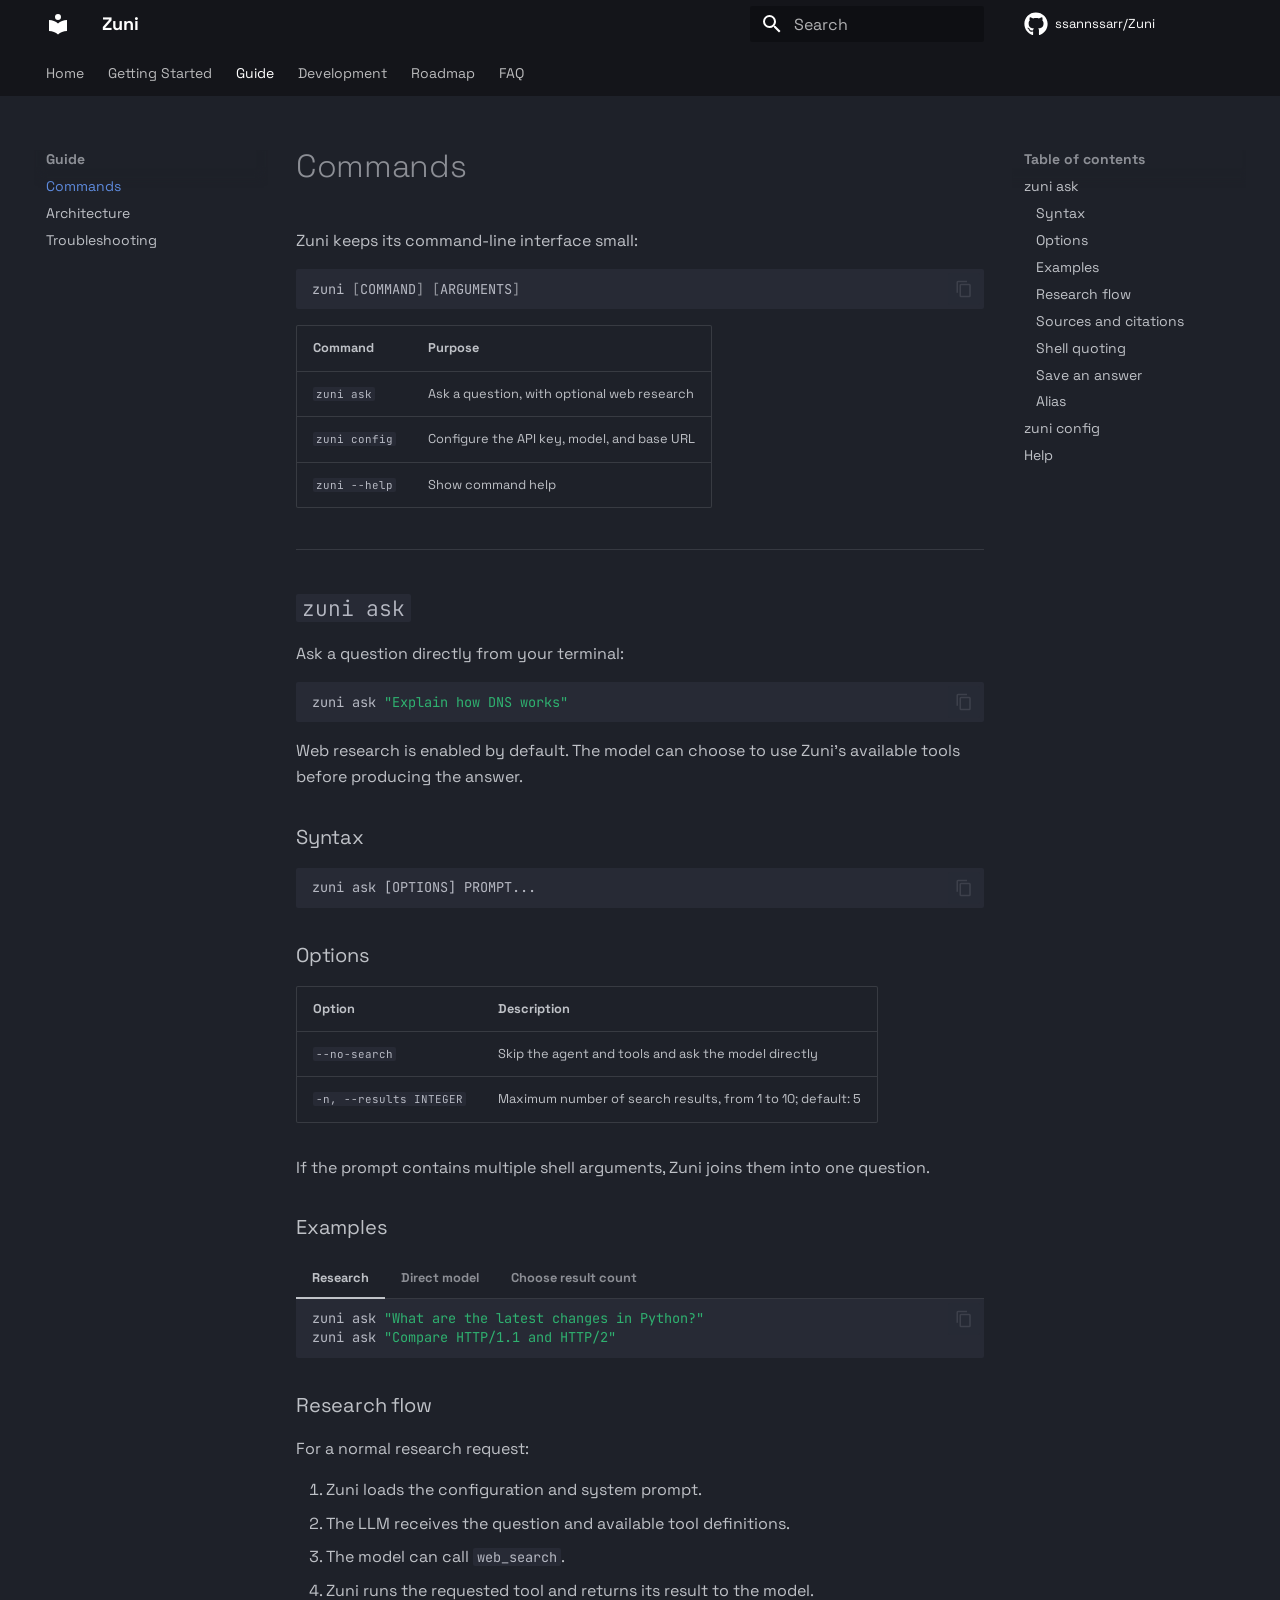
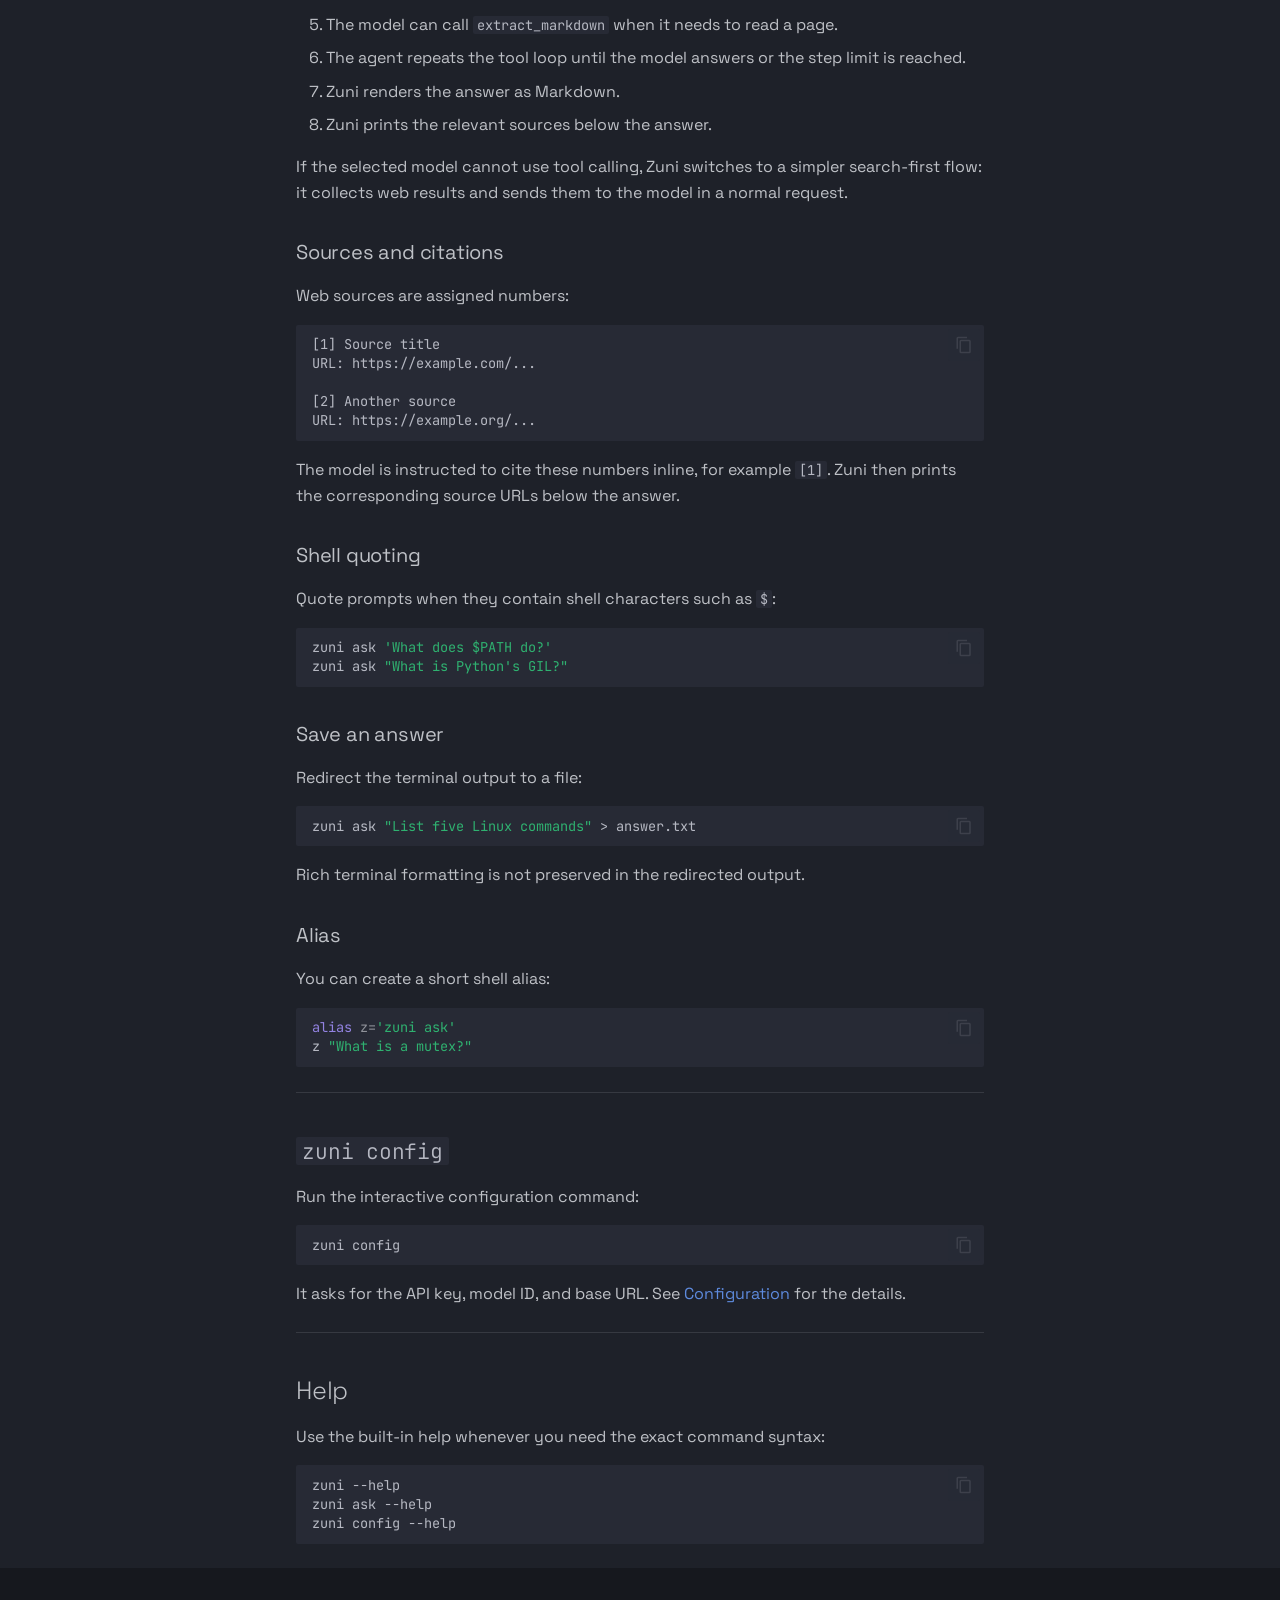
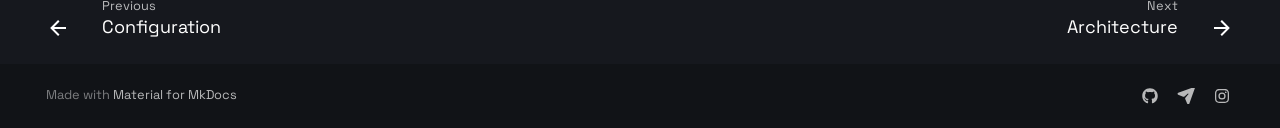
<file: guide/commands/index.html>
<!doctype html>
<html lang="en" class="no-js">
  <head>
    
      <meta charset="utf-8">
      <meta name="viewport" content="width=device-width,initial-scale=1">
      
        <meta name="description" content="One Command Search">
      
      
      
        <link rel="canonical" href="https://ssannssarr.github.io/Zuni/guide/commands/">
      
      
        <link rel="prev" href="../../getting-started/configuration/">
      
      
        <link rel="next" href="../architecture/">
      
      
        
      
      
      <link rel="icon" href="../../assets/images/favicon.png">
      <meta name="generator" content="mkdocs-1.6.1, mkdocs-material-9.7.7">
    
    
      
        <title>Commands - Zuni</title>
      
    
    
      <link rel="stylesheet" href="../../assets/stylesheets/main.ec1eaa64.min.css">
      
        
        <link rel="stylesheet" href="../../assets/stylesheets/palette.ab4e12ef.min.css">
      
      


    
    
      
    
    
      
        
        
        <link rel="preconnect" href="https://fonts.gstatic.com" crossorigin>
        <link rel="stylesheet" href="https://fonts.googleapis.com/css?family=Space+Grotesk:300,300i,400,400i,700,700i%7CJetBrains+Mono:400,400i,700,700i&display=fallback">
        <style>:root{--md-text-font:"Space Grotesk";--md-code-font:"JetBrains Mono"}</style>
      
    
    
      <link rel="stylesheet" href="../../stylesheets/home.css">
    
    <script>__md_scope=new URL("../..",location),__md_hash=e=>[...e].reduce(((e,_)=>(e<<5)-e+_.charCodeAt(0)),0),__md_get=(e,_=localStorage,t=__md_scope)=>JSON.parse(_.getItem(t.pathname+"."+e)),__md_set=(e,_,t=localStorage,a=__md_scope)=>{try{t.setItem(a.pathname+"."+e,JSON.stringify(_))}catch(e){}}</script>
    
      

    
    
  </head>
  
  
    
    
    
    
    
    <body dir="ltr" data-md-color-scheme="slate" data-md-color-primary="black" data-md-color-accent="lime">
  
    
    <input class="md-toggle" data-md-toggle="drawer" type="checkbox" id="__drawer" autocomplete="off">
    <input class="md-toggle" data-md-toggle="search" type="checkbox" id="__search" autocomplete="off">
    <label class="md-overlay" for="__drawer"></label>
    <div data-md-component="skip">
      
        
        <a href="#commands" class="md-skip">
          Skip to content
        </a>
      
    </div>
    <div data-md-component="announce">
      
    </div>
    
    
      

<header class="md-header" data-md-component="header">
  <nav class="md-header__inner md-grid" aria-label="Header">
    <a href="../.." title="Zuni" class="md-header__button md-logo" aria-label="Zuni" data-md-component="logo">
      
  
  <svg xmlns="http://www.w3.org/2000/svg" viewBox="0 0 24 24"><path d="M12 8a3 3 0 0 0 3-3 3 3 0 0 0-3-3 3 3 0 0 0-3 3 3 3 0 0 0 3 3m0 3.54C9.64 9.35 6.5 8 3 8v11c3.5 0 6.64 1.35 9 3.54 2.36-2.19 5.5-3.54 9-3.54V8c-3.5 0-6.64 1.35-9 3.54"/></svg>

    </a>
    <label class="md-header__button md-icon" for="__drawer">
      
      <svg xmlns="http://www.w3.org/2000/svg" viewBox="0 0 24 24"><path d="M3 6h18v2H3zm0 5h18v2H3zm0 5h18v2H3z"/></svg>
    </label>
    <div class="md-header__title" data-md-component="header-title">
      <div class="md-header__ellipsis">
        <div class="md-header__topic">
          <span class="md-ellipsis">
            Zuni
          </span>
        </div>
        <div class="md-header__topic" data-md-component="header-topic">
          <span class="md-ellipsis">
            
              Commands
            
          </span>
        </div>
      </div>
    </div>
    
      
    
    
    
    
      
      
        <label class="md-header__button md-icon" for="__search">
          
          <svg xmlns="http://www.w3.org/2000/svg" viewBox="0 0 24 24"><path d="M9.5 3A6.5 6.5 0 0 1 16 9.5c0 1.61-.59 3.09-1.56 4.23l.27.27h.79l5 5-1.5 1.5-5-5v-.79l-.27-.27A6.52 6.52 0 0 1 9.5 16 6.5 6.5 0 0 1 3 9.5 6.5 6.5 0 0 1 9.5 3m0 2C7 5 5 7 5 9.5S7 14 9.5 14 14 12 14 9.5 12 5 9.5 5"/></svg>
        </label>
        <div class="md-search" data-md-component="search" role="dialog">
  <label class="md-search__overlay" for="__search"></label>
  <div class="md-search__inner" role="search">
    <form class="md-search__form" name="search">
      <input type="text" class="md-search__input" name="query" aria-label="Search" placeholder="Search" autocapitalize="off" autocorrect="off" autocomplete="off" spellcheck="false" data-md-component="search-query" required>
      <label class="md-search__icon md-icon" for="__search">
        
        <svg xmlns="http://www.w3.org/2000/svg" viewBox="0 0 24 24"><path d="M9.5 3A6.5 6.5 0 0 1 16 9.5c0 1.61-.59 3.09-1.56 4.23l.27.27h.79l5 5-1.5 1.5-5-5v-.79l-.27-.27A6.52 6.52 0 0 1 9.5 16 6.5 6.5 0 0 1 3 9.5 6.5 6.5 0 0 1 9.5 3m0 2C7 5 5 7 5 9.5S7 14 9.5 14 14 12 14 9.5 12 5 9.5 5"/></svg>
        
        <svg xmlns="http://www.w3.org/2000/svg" viewBox="0 0 24 24"><path d="M20 11v2H8l5.5 5.5-1.42 1.42L4.16 12l7.92-7.92L13.5 5.5 8 11z"/></svg>
      </label>
      <nav class="md-search__options" aria-label="Search">
        
        <button type="reset" class="md-search__icon md-icon" title="Clear" aria-label="Clear" tabindex="-1">
          
          <svg xmlns="http://www.w3.org/2000/svg" viewBox="0 0 24 24"><path d="M19 6.41 17.59 5 12 10.59 6.41 5 5 6.41 10.59 12 5 17.59 6.41 19 12 13.41 17.59 19 19 17.59 13.41 12z"/></svg>
        </button>
      </nav>
      
    </form>
    <div class="md-search__output">
      <div class="md-search__scrollwrap" tabindex="0" data-md-scrollfix>
        <div class="md-search-result" data-md-component="search-result">
          <div class="md-search-result__meta">
            Initializing search
          </div>
          <ol class="md-search-result__list" role="presentation"></ol>
        </div>
      </div>
    </div>
  </div>
</div>
      
    
    
      <div class="md-header__source">
        <a href="https://github.com/ssannssarr/Zuni" title="Go to repository" class="md-source" data-md-component="source">
  <div class="md-source__icon md-icon">
    
    <svg xmlns="http://www.w3.org/2000/svg" viewBox="0 0 512 512"><!--! Font Awesome Free 7.1.0 by @fontawesome - https://fontawesome.com License - https://fontawesome.com/license/free (Icons: CC BY 4.0, Fonts: SIL OFL 1.1, Code: MIT License) Copyright 2025 Fonticons, Inc.--><path d="M173.9 397.4c0 2-2.3 3.6-5.2 3.6-3.3.3-5.6-1.3-5.6-3.6 0-2 2.3-3.6 5.2-3.6 3-.3 5.6 1.3 5.6 3.6m-31.1-4.5c-.7 2 1.3 4.3 4.3 4.9 2.6 1 5.6 0 6.2-2s-1.3-4.3-4.3-5.2c-2.6-.7-5.5.3-6.2 2.3m44.2-1.7c-2.9.7-4.9 2.6-4.6 4.9.3 2 2.9 3.3 5.9 2.6 2.9-.7 4.9-2.6 4.6-4.6-.3-1.9-3-3.2-5.9-2.9M252.8 8C114.1 8 8 113.3 8 252c0 110.9 69.8 205.8 169.5 239.2 12.8 2.3 17.3-5.6 17.3-12.1 0-6.2-.3-40.4-.3-61.4 0 0-70 15-84.7-29.8 0 0-11.4-29.1-27.8-36.6 0 0-22.9-15.7 1.6-15.4 0 0 24.9 2 38.6 25.8 21.9 38.6 58.6 27.5 72.9 20.9 2.3-16 8.8-27.1 16-33.7-55.9-6.2-112.3-14.3-112.3-110.5 0-27.5 7.6-41.3 23.6-58.9-2.6-6.5-11.1-33.3 2.6-67.9 20.9-6.5 69 27 69 27 20-5.6 41.5-8.5 62.8-8.5s42.8 2.9 62.8 8.5c0 0 48.1-33.6 69-27 13.7 34.7 5.2 61.4 2.6 67.9 16 17.7 25.8 31.5 25.8 58.9 0 96.5-58.9 104.2-114.8 110.5 9.2 7.9 17 22.9 17 46.4 0 33.7-.3 75.4-.3 83.6 0 6.5 4.6 14.4 17.3 12.1C436.2 457.8 504 362.9 504 252 504 113.3 391.5 8 252.8 8M105.2 352.9c-1.3 1-1 3.3.7 5.2 1.6 1.6 3.9 2.3 5.2 1 1.3-1 1-3.3-.7-5.2-1.6-1.6-3.9-2.3-5.2-1m-10.8-8.1c-.7 1.3.3 2.9 2.3 3.9 1.6 1 3.6.7 4.3-.7.7-1.3-.3-2.9-2.3-3.9-2-.6-3.6-.3-4.3.7m32.4 35.6c-1.6 1.3-1 4.3 1.3 6.2 2.3 2.3 5.2 2.6 6.5 1 1.3-1.3.7-4.3-1.3-6.2-2.2-2.3-5.2-2.6-6.5-1m-11.4-14.7c-1.6 1-1.6 3.6 0 5.9s4.3 3.3 5.6 2.3c1.6-1.3 1.6-3.9 0-6.2-1.4-2.3-4-3.3-5.6-2"/></svg>
  </div>
  <div class="md-source__repository">
    ssannssarr/Zuni
  </div>
</a>
      </div>
    
  </nav>
  
</header>
    
    <div class="md-container" data-md-component="container">
      
      
        
          
            
<nav class="md-tabs" aria-label="Tabs" data-md-component="tabs">
  <div class="md-grid">
    <ul class="md-tabs__list">
      
        
  
  
  
  
    <li class="md-tabs__item">
      <a href="../.." class="md-tabs__link">
        
  
  
    
  
  Home

      </a>
    </li>
  

      
        
  
  
  
  
    
    
      <li class="md-tabs__item">
        <a href="../../getting-started/installation/" class="md-tabs__link">
          
  
  
  Getting Started

        </a>
      </li>
    
  

      
        
  
  
  
    
  
  
    
    
      <li class="md-tabs__item md-tabs__item--active">
        <a href="./" class="md-tabs__link">
          
  
  
  Guide

        </a>
      </li>
    
  

      
        
  
  
  
  
    
    
      <li class="md-tabs__item">
        <a href="../../development/project-structure/" class="md-tabs__link">
          
  
  
  Development

        </a>
      </li>
    
  

      
        
  
  
  
  
    <li class="md-tabs__item">
      <a href="../../roadmap/" class="md-tabs__link">
        
  
  
    
  
  Roadmap

      </a>
    </li>
  

      
        
  
  
  
  
    <li class="md-tabs__item">
      <a href="../../faq/" class="md-tabs__link">
        
  
  
    
  
  FAQ

      </a>
    </li>
  

      
    </ul>
  </div>
</nav>
          
        
      
      <main class="md-main" data-md-component="main">
        <div class="md-main__inner md-grid">
          
            
              
              <div class="md-sidebar md-sidebar--primary" data-md-component="sidebar" data-md-type="navigation" >
                <div class="md-sidebar__scrollwrap">
                  <div class="md-sidebar__inner">
                    


  


<nav class="md-nav md-nav--primary md-nav--lifted" aria-label="Navigation" data-md-level="0">
  <label class="md-nav__title" for="__drawer">
    <a href="../.." title="Zuni" class="md-nav__button md-logo" aria-label="Zuni" data-md-component="logo">
      
  
  <svg xmlns="http://www.w3.org/2000/svg" viewBox="0 0 24 24"><path d="M12 8a3 3 0 0 0 3-3 3 3 0 0 0-3-3 3 3 0 0 0-3 3 3 3 0 0 0 3 3m0 3.54C9.64 9.35 6.5 8 3 8v11c3.5 0 6.64 1.35 9 3.54 2.36-2.19 5.5-3.54 9-3.54V8c-3.5 0-6.64 1.35-9 3.54"/></svg>

    </a>
    Zuni
  </label>
  
    <div class="md-nav__source">
      <a href="https://github.com/ssannssarr/Zuni" title="Go to repository" class="md-source" data-md-component="source">
  <div class="md-source__icon md-icon">
    
    <svg xmlns="http://www.w3.org/2000/svg" viewBox="0 0 512 512"><!--! Font Awesome Free 7.1.0 by @fontawesome - https://fontawesome.com License - https://fontawesome.com/license/free (Icons: CC BY 4.0, Fonts: SIL OFL 1.1, Code: MIT License) Copyright 2025 Fonticons, Inc.--><path d="M173.9 397.4c0 2-2.3 3.6-5.2 3.6-3.3.3-5.6-1.3-5.6-3.6 0-2 2.3-3.6 5.2-3.6 3-.3 5.6 1.3 5.6 3.6m-31.1-4.5c-.7 2 1.3 4.3 4.3 4.9 2.6 1 5.6 0 6.2-2s-1.3-4.3-4.3-5.2c-2.6-.7-5.5.3-6.2 2.3m44.2-1.7c-2.9.7-4.9 2.6-4.6 4.9.3 2 2.9 3.3 5.9 2.6 2.9-.7 4.9-2.6 4.6-4.6-.3-1.9-3-3.2-5.9-2.9M252.8 8C114.1 8 8 113.3 8 252c0 110.9 69.8 205.8 169.5 239.2 12.8 2.3 17.3-5.6 17.3-12.1 0-6.2-.3-40.4-.3-61.4 0 0-70 15-84.7-29.8 0 0-11.4-29.1-27.8-36.6 0 0-22.9-15.7 1.6-15.4 0 0 24.9 2 38.6 25.8 21.9 38.6 58.6 27.5 72.9 20.9 2.3-16 8.8-27.1 16-33.7-55.9-6.2-112.3-14.3-112.3-110.5 0-27.5 7.6-41.3 23.6-58.9-2.6-6.5-11.1-33.3 2.6-67.9 20.9-6.5 69 27 69 27 20-5.6 41.5-8.5 62.8-8.5s42.8 2.9 62.8 8.5c0 0 48.1-33.6 69-27 13.7 34.7 5.2 61.4 2.6 67.9 16 17.7 25.8 31.5 25.8 58.9 0 96.5-58.9 104.2-114.8 110.5 9.2 7.9 17 22.9 17 46.4 0 33.7-.3 75.4-.3 83.6 0 6.5 4.6 14.4 17.3 12.1C436.2 457.8 504 362.9 504 252 504 113.3 391.5 8 252.8 8M105.2 352.9c-1.3 1-1 3.3.7 5.2 1.6 1.6 3.9 2.3 5.2 1 1.3-1 1-3.3-.7-5.2-1.6-1.6-3.9-2.3-5.2-1m-10.8-8.1c-.7 1.3.3 2.9 2.3 3.9 1.6 1 3.6.7 4.3-.7.7-1.3-.3-2.9-2.3-3.9-2-.6-3.6-.3-4.3.7m32.4 35.6c-1.6 1.3-1 4.3 1.3 6.2 2.3 2.3 5.2 2.6 6.5 1 1.3-1.3.7-4.3-1.3-6.2-2.2-2.3-5.2-2.6-6.5-1m-11.4-14.7c-1.6 1-1.6 3.6 0 5.9s4.3 3.3 5.6 2.3c1.6-1.3 1.6-3.9 0-6.2-1.4-2.3-4-3.3-5.6-2"/></svg>
  </div>
  <div class="md-source__repository">
    ssannssarr/Zuni
  </div>
</a>
    </div>
  
  <ul class="md-nav__list" data-md-scrollfix>
    
      
      
  
  
  
  
    <li class="md-nav__item">
      <a href="../.." class="md-nav__link">
        
  
  
  <span class="md-ellipsis">
    
  
    Home
  

    
  </span>
  
  

      </a>
    </li>
  

    
      
      
  
  
  
  
    
    
    
    
      
      
        
      
    
    
    <li class="md-nav__item md-nav__item--nested">
      
        
        
        <input class="md-nav__toggle md-toggle " type="checkbox" id="__nav_2" >
        
          
          <label class="md-nav__link" for="__nav_2" id="__nav_2_label" tabindex="0">
            
  
  
  <span class="md-ellipsis">
    
  
    Getting Started
  

    
  </span>
  
  

            <span class="md-nav__icon md-icon"></span>
          </label>
        
        <nav class="md-nav" data-md-level="1" aria-labelledby="__nav_2_label" aria-expanded="false">
          <label class="md-nav__title" for="__nav_2">
            <span class="md-nav__icon md-icon"></span>
            
  
    Getting Started
  

          </label>
          <ul class="md-nav__list" data-md-scrollfix>
            
              
                
  
  
  
  
    <li class="md-nav__item">
      <a href="../../getting-started/installation/" class="md-nav__link">
        
  
  
  <span class="md-ellipsis">
    
  
    Installation
  

    
  </span>
  
  

      </a>
    </li>
  

              
            
              
                
  
  
  
  
    <li class="md-nav__item">
      <a href="../../getting-started/configuration/" class="md-nav__link">
        
  
  
  <span class="md-ellipsis">
    
  
    Configuration
  

    
  </span>
  
  

      </a>
    </li>
  

              
            
          </ul>
        </nav>
      
    </li>
  

    
      
      
  
  
    
  
  
  
    
    
    
    
      
        
        
      
      
        
      
    
    
    <li class="md-nav__item md-nav__item--active md-nav__item--section md-nav__item--nested">
      
        
        
        <input class="md-nav__toggle md-toggle " type="checkbox" id="__nav_3" checked>
        
          
          <label class="md-nav__link" for="__nav_3" id="__nav_3_label" tabindex="">
            
  
  
  <span class="md-ellipsis">
    
  
    Guide
  

    
  </span>
  
  

            <span class="md-nav__icon md-icon"></span>
          </label>
        
        <nav class="md-nav" data-md-level="1" aria-labelledby="__nav_3_label" aria-expanded="true">
          <label class="md-nav__title" for="__nav_3">
            <span class="md-nav__icon md-icon"></span>
            
  
    Guide
  

          </label>
          <ul class="md-nav__list" data-md-scrollfix>
            
              
                
  
  
    
  
  
  
    <li class="md-nav__item md-nav__item--active">
      
      <input class="md-nav__toggle md-toggle" type="checkbox" id="__toc">
      
      
        
      
      
        <label class="md-nav__link md-nav__link--active" for="__toc">
          
  
  
  <span class="md-ellipsis">
    
  
    Commands
  

    
  </span>
  
  

          <span class="md-nav__icon md-icon"></span>
        </label>
      
      <a href="./" class="md-nav__link md-nav__link--active">
        
  
  
  <span class="md-ellipsis">
    
  
    Commands
  

    
  </span>
  
  

      </a>
      
        

<nav class="md-nav md-nav--secondary" aria-label="Table of contents">
  
  
  
    
  
  
    <label class="md-nav__title" for="__toc">
      <span class="md-nav__icon md-icon"></span>
      Table of contents
    </label>
    <ul class="md-nav__list" data-md-component="toc" data-md-scrollfix>
      
        <li class="md-nav__item">
  <a href="#zuni-ask" class="md-nav__link">
    <span class="md-ellipsis">
      
        zuni ask
      
    </span>
  </a>
  
    <nav class="md-nav" aria-label="zuni ask">
      <ul class="md-nav__list">
        
          <li class="md-nav__item">
  <a href="#syntax" class="md-nav__link">
    <span class="md-ellipsis">
      
        Syntax
      
    </span>
  </a>
  
</li>
        
          <li class="md-nav__item">
  <a href="#options" class="md-nav__link">
    <span class="md-ellipsis">
      
        Options
      
    </span>
  </a>
  
</li>
        
          <li class="md-nav__item">
  <a href="#examples" class="md-nav__link">
    <span class="md-ellipsis">
      
        Examples
      
    </span>
  </a>
  
</li>
        
          <li class="md-nav__item">
  <a href="#research-flow" class="md-nav__link">
    <span class="md-ellipsis">
      
        Research flow
      
    </span>
  </a>
  
</li>
        
          <li class="md-nav__item">
  <a href="#sources-and-citations" class="md-nav__link">
    <span class="md-ellipsis">
      
        Sources and citations
      
    </span>
  </a>
  
</li>
        
          <li class="md-nav__item">
  <a href="#shell-quoting" class="md-nav__link">
    <span class="md-ellipsis">
      
        Shell quoting
      
    </span>
  </a>
  
</li>
        
          <li class="md-nav__item">
  <a href="#save-an-answer" class="md-nav__link">
    <span class="md-ellipsis">
      
        Save an answer
      
    </span>
  </a>
  
</li>
        
          <li class="md-nav__item">
  <a href="#alias" class="md-nav__link">
    <span class="md-ellipsis">
      
        Alias
      
    </span>
  </a>
  
</li>
        
      </ul>
    </nav>
  
</li>
      
        <li class="md-nav__item">
  <a href="#zuni-config" class="md-nav__link">
    <span class="md-ellipsis">
      
        zuni config
      
    </span>
  </a>
  
</li>
      
        <li class="md-nav__item">
  <a href="#help" class="md-nav__link">
    <span class="md-ellipsis">
      
        Help
      
    </span>
  </a>
  
</li>
      
    </ul>
  
</nav>
      
    </li>
  

              
            
              
                
  
  
  
  
    <li class="md-nav__item">
      <a href="../architecture/" class="md-nav__link">
        
  
  
  <span class="md-ellipsis">
    
  
    Architecture
  

    
  </span>
  
  

      </a>
    </li>
  

              
            
              
                
  
  
  
  
    <li class="md-nav__item">
      <a href="../troubleshooting/" class="md-nav__link">
        
  
  
  <span class="md-ellipsis">
    
  
    Troubleshooting
  

    
  </span>
  
  

      </a>
    </li>
  

              
            
          </ul>
        </nav>
      
    </li>
  

    
      
      
  
  
  
  
    
    
    
    
      
      
        
      
    
    
    <li class="md-nav__item md-nav__item--nested">
      
        
        
        <input class="md-nav__toggle md-toggle " type="checkbox" id="__nav_4" >
        
          
          <label class="md-nav__link" for="__nav_4" id="__nav_4_label" tabindex="0">
            
  
  
  <span class="md-ellipsis">
    
  
    Development
  

    
  </span>
  
  

            <span class="md-nav__icon md-icon"></span>
          </label>
        
        <nav class="md-nav" data-md-level="1" aria-labelledby="__nav_4_label" aria-expanded="false">
          <label class="md-nav__title" for="__nav_4">
            <span class="md-nav__icon md-icon"></span>
            
  
    Development
  

          </label>
          <ul class="md-nav__list" data-md-scrollfix>
            
              
                
  
  
  
  
    <li class="md-nav__item">
      <a href="../../development/project-structure/" class="md-nav__link">
        
  
  
  <span class="md-ellipsis">
    
  
    Project Structure
  

    
  </span>
  
  

      </a>
    </li>
  

              
            
              
                
  
  
  
  
    <li class="md-nav__item">
      <a href="../../development/contributing/" class="md-nav__link">
        
  
  
  <span class="md-ellipsis">
    
  
    Contributing
  

    
  </span>
  
  

      </a>
    </li>
  

              
            
          </ul>
        </nav>
      
    </li>
  

    
      
      
  
  
  
  
    <li class="md-nav__item">
      <a href="../../roadmap/" class="md-nav__link">
        
  
  
  <span class="md-ellipsis">
    
  
    Roadmap
  

    
  </span>
  
  

      </a>
    </li>
  

    
      
      
  
  
  
  
    <li class="md-nav__item">
      <a href="../../faq/" class="md-nav__link">
        
  
  
  <span class="md-ellipsis">
    
  
    FAQ
  

    
  </span>
  
  

      </a>
    </li>
  

    
  </ul>
</nav>
                  </div>
                </div>
              </div>
            
            
              
              <div class="md-sidebar md-sidebar--secondary" data-md-component="sidebar" data-md-type="toc" >
                <div class="md-sidebar__scrollwrap">
                  <div class="md-sidebar__inner">
                    

<nav class="md-nav md-nav--secondary" aria-label="Table of contents">
  
  
  
    
  
  
    <label class="md-nav__title" for="__toc">
      <span class="md-nav__icon md-icon"></span>
      Table of contents
    </label>
    <ul class="md-nav__list" data-md-component="toc" data-md-scrollfix>
      
        <li class="md-nav__item">
  <a href="#zuni-ask" class="md-nav__link">
    <span class="md-ellipsis">
      
        zuni ask
      
    </span>
  </a>
  
    <nav class="md-nav" aria-label="zuni ask">
      <ul class="md-nav__list">
        
          <li class="md-nav__item">
  <a href="#syntax" class="md-nav__link">
    <span class="md-ellipsis">
      
        Syntax
      
    </span>
  </a>
  
</li>
        
          <li class="md-nav__item">
  <a href="#options" class="md-nav__link">
    <span class="md-ellipsis">
      
        Options
      
    </span>
  </a>
  
</li>
        
          <li class="md-nav__item">
  <a href="#examples" class="md-nav__link">
    <span class="md-ellipsis">
      
        Examples
      
    </span>
  </a>
  
</li>
        
          <li class="md-nav__item">
  <a href="#research-flow" class="md-nav__link">
    <span class="md-ellipsis">
      
        Research flow
      
    </span>
  </a>
  
</li>
        
          <li class="md-nav__item">
  <a href="#sources-and-citations" class="md-nav__link">
    <span class="md-ellipsis">
      
        Sources and citations
      
    </span>
  </a>
  
</li>
        
          <li class="md-nav__item">
  <a href="#shell-quoting" class="md-nav__link">
    <span class="md-ellipsis">
      
        Shell quoting
      
    </span>
  </a>
  
</li>
        
          <li class="md-nav__item">
  <a href="#save-an-answer" class="md-nav__link">
    <span class="md-ellipsis">
      
        Save an answer
      
    </span>
  </a>
  
</li>
        
          <li class="md-nav__item">
  <a href="#alias" class="md-nav__link">
    <span class="md-ellipsis">
      
        Alias
      
    </span>
  </a>
  
</li>
        
      </ul>
    </nav>
  
</li>
      
        <li class="md-nav__item">
  <a href="#zuni-config" class="md-nav__link">
    <span class="md-ellipsis">
      
        zuni config
      
    </span>
  </a>
  
</li>
      
        <li class="md-nav__item">
  <a href="#help" class="md-nav__link">
    <span class="md-ellipsis">
      
        Help
      
    </span>
  </a>
  
</li>
      
    </ul>
  
</nav>
                  </div>
                </div>
              </div>
            
          
          
            <div class="md-content" data-md-component="content">
              
              <article class="md-content__inner md-typeset">
                
                  


  
  


<h1 id="commands">Commands</h1>
<p>Zuni keeps its command-line interface small:</p>
<div class="highlight"><pre><span></span><code>zuni<span class="w"> </span><span class="o">[</span>COMMAND<span class="o">]</span><span class="w"> </span><span class="o">[</span>ARGUMENTS<span class="o">]</span>
</code></pre></div>
<table>
<thead>
<tr>
<th>Command</th>
<th>Purpose</th>
</tr>
</thead>
<tbody>
<tr>
<td><code>zuni ask</code></td>
<td>Ask a question, with optional web research</td>
</tr>
<tr>
<td><code>zuni config</code></td>
<td>Configure the API key, model, and base URL</td>
</tr>
<tr>
<td><code>zuni --help</code></td>
<td>Show command help</td>
</tr>
</tbody>
</table>
<hr />
<h2 id="zuni-ask"><code>zuni ask</code></h2>
<p>Ask a question directly from your terminal:</p>
<div class="highlight"><pre><span></span><code>zuni<span class="w"> </span>ask<span class="w"> </span><span class="s2">"Explain how DNS works"</span>
</code></pre></div>
<p>Web research is enabled by default. The model can choose to use Zuni's available tools before producing the answer.</p>
<h3 id="syntax">Syntax</h3>
<div class="highlight"><pre><span></span><code>zuni ask [OPTIONS] PROMPT...
</code></pre></div>
<h3 id="options">Options</h3>
<table>
<thead>
<tr>
<th>Option</th>
<th>Description</th>
</tr>
</thead>
<tbody>
<tr>
<td><code>--no-search</code></td>
<td>Skip the agent and tools and ask the model directly</td>
</tr>
<tr>
<td><code>-n, --results INTEGER</code></td>
<td>Maximum number of search results, from 1 to 10; default: 5</td>
</tr>
</tbody>
</table>
<p>If the prompt contains multiple shell arguments, Zuni joins them into one question.</p>
<h3 id="examples">Examples</h3>
<div class="tabbed-set tabbed-alternate" data-tabs="1:3"><input checked="checked" id="__tabbed_1_1" name="__tabbed_1" type="radio" /><input id="__tabbed_1_2" name="__tabbed_1" type="radio" /><input id="__tabbed_1_3" name="__tabbed_1" type="radio" /><div class="tabbed-labels"><label for="__tabbed_1_1">Research</label><label for="__tabbed_1_2">Direct model</label><label for="__tabbed_1_3">Choose result count</label></div>
<div class="tabbed-content">
<div class="tabbed-block">
<div class="highlight"><pre><span></span><code>zuni<span class="w"> </span>ask<span class="w"> </span><span class="s2">"What are the latest changes in Python?"</span>
zuni<span class="w"> </span>ask<span class="w"> </span><span class="s2">"Compare HTTP/1.1 and HTTP/2"</span>
</code></pre></div>
</div>
<div class="tabbed-block">
<div class="highlight"><pre><span></span><code>zuni<span class="w"> </span>ask<span class="w"> </span>--no-search<span class="w"> </span><span class="s2">"Explain recursion"</span>
zuni<span class="w"> </span>ask<span class="w"> </span>--no-search<span class="w"> </span><span class="s2">"Write a Python function that reverses a string"</span>
</code></pre></div>
</div>
<div class="tabbed-block">
<div class="highlight"><pre><span></span><code>zuni<span class="w"> </span>ask<span class="w"> </span>-n<span class="w"> </span><span class="m">3</span><span class="w"> </span><span class="s2">"What is quantum computing?"</span>
zuni<span class="w"> </span>ask<span class="w"> </span>--results<span class="w"> </span><span class="m">8</span><span class="w"> </span><span class="s2">"Compare current Linux distributions"</span>
</code></pre></div>
</div>
</div>
</div>
<h3 id="research-flow">Research flow</h3>
<p>For a normal research request:</p>
<ol>
<li>Zuni loads the configuration and system prompt.</li>
<li>The LLM receives the question and available tool definitions.</li>
<li>The model can call <code>web_search</code>.</li>
<li>Zuni runs the requested tool and returns its result to the model.</li>
<li>The model can call <code>extract_markdown</code> when it needs to read a page.</li>
<li>The agent repeats the tool loop until the model answers or the step limit is reached.</li>
<li>Zuni renders the answer as Markdown.</li>
<li>Zuni prints the relevant sources below the answer.</li>
</ol>
<p>If the selected model cannot use tool calling, Zuni switches to a simpler search-first flow: it collects web results and sends them to the model in a normal request.</p>
<h3 id="sources-and-citations">Sources and citations</h3>
<p>Web sources are assigned numbers:</p>
<div class="highlight"><pre><span></span><code>[1] Source title
URL: https://example.com/...

[2] Another source
URL: https://example.org/...
</code></pre></div>
<p>The model is instructed to cite these numbers inline, for example <code>[1]</code>. Zuni then prints the corresponding source URLs below the answer.</p>
<h3 id="shell-quoting">Shell quoting</h3>
<p>Quote prompts when they contain shell characters such as <code>$</code>:</p>
<div class="highlight"><pre><span></span><code>zuni<span class="w"> </span>ask<span class="w"> </span><span class="s1">'What does $PATH do?'</span>
zuni<span class="w"> </span>ask<span class="w"> </span><span class="s2">"What is Python's GIL?"</span>
</code></pre></div>
<h3 id="save-an-answer">Save an answer</h3>
<p>Redirect the terminal output to a file:</p>
<div class="highlight"><pre><span></span><code>zuni<span class="w"> </span>ask<span class="w"> </span><span class="s2">"List five Linux commands"</span><span class="w"> </span>&gt;<span class="w"> </span>answer.txt
</code></pre></div>
<p>Rich terminal formatting is not preserved in the redirected output.</p>
<h3 id="alias">Alias</h3>
<p>You can create a short shell alias:</p>
<div class="highlight"><pre><span></span><code><span class="nb">alias</span><span class="w"> </span><span class="nv">z</span><span class="o">=</span><span class="s1">'zuni ask'</span>
z<span class="w"> </span><span class="s2">"What is a mutex?"</span>
</code></pre></div>
<hr />
<h2 id="zuni-config"><code>zuni config</code></h2>
<p>Run the interactive configuration command:</p>
<div class="highlight"><pre><span></span><code>zuni<span class="w"> </span>config
</code></pre></div>
<p>It asks for the API key, model ID, and base URL. See <a href="../../getting-started/configuration/">Configuration</a> for the details.</p>
<hr />
<h2 id="help">Help</h2>
<p>Use the built-in help whenever you need the exact command syntax:</p>
<div class="highlight"><pre><span></span><code>zuni<span class="w"> </span>--help
zuni<span class="w"> </span>ask<span class="w"> </span>--help
zuni<span class="w"> </span>config<span class="w"> </span>--help
</code></pre></div>












                
              </article>
            </div>
          
          
<script>var target=document.getElementById(location.hash.slice(1));target&&target.name&&(target.checked=target.name.startsWith("__tabbed_"))</script>
        </div>
        
          <button type="button" class="md-top md-icon" data-md-component="top" hidden>
  
  <svg xmlns="http://www.w3.org/2000/svg" viewBox="0 0 24 24"><path d="M13 20h-2V8l-5.5 5.5-1.42-1.42L12 4.16l7.92 7.92-1.42 1.42L13 8z"/></svg>
  Back to top
</button>
        
      </main>
      
        <footer class="md-footer">
  
    
      
      <nav class="md-footer__inner md-grid" aria-label="Footer" >
        
          
          <a href="../../getting-started/configuration/" class="md-footer__link md-footer__link--prev" aria-label="Previous: Configuration">
            <div class="md-footer__button md-icon">
              
              <svg xmlns="http://www.w3.org/2000/svg" viewBox="0 0 24 24"><path d="M20 11v2H8l5.5 5.5-1.42 1.42L4.16 12l7.92-7.92L13.5 5.5 8 11z"/></svg>
            </div>
            <div class="md-footer__title">
              <span class="md-footer__direction">
                Previous
              </span>
              <div class="md-ellipsis">
                Configuration
              </div>
            </div>
          </a>
        
        
          
          <a href="../architecture/" class="md-footer__link md-footer__link--next" aria-label="Next: Architecture">
            <div class="md-footer__title">
              <span class="md-footer__direction">
                Next
              </span>
              <div class="md-ellipsis">
                Architecture
              </div>
            </div>
            <div class="md-footer__button md-icon">
              
              <svg xmlns="http://www.w3.org/2000/svg" viewBox="0 0 24 24"><path d="M4 11v2h12l-5.5 5.5 1.42 1.42L19.84 12l-7.92-7.92L10.5 5.5 16 11z"/></svg>
            </div>
          </a>
        
      </nav>
    
  
  <div class="md-footer-meta md-typeset">
    <div class="md-footer-meta__inner md-grid">
      <div class="md-copyright">
  
  
    Made with
    <a href="https://squidfunk.github.io/mkdocs-material/" target="_blank" rel="noopener">
      Material for MkDocs
    </a>
  
</div>
      
        
<div class="md-social">
  
    
    
    
    
      
      
    
    <a href="https://github.com/ssannssarr/Zuni" target="_blank" rel="noopener" title="github.com" class="md-social__link">
      <svg xmlns="http://www.w3.org/2000/svg" viewBox="0 0 512 512"><!--! Font Awesome Free 7.1.0 by @fontawesome - https://fontawesome.com License - https://fontawesome.com/license/free (Icons: CC BY 4.0, Fonts: SIL OFL 1.1, Code: MIT License) Copyright 2025 Fonticons, Inc.--><path d="M173.9 397.4c0 2-2.3 3.6-5.2 3.6-3.3.3-5.6-1.3-5.6-3.6 0-2 2.3-3.6 5.2-3.6 3-.3 5.6 1.3 5.6 3.6m-31.1-4.5c-.7 2 1.3 4.3 4.3 4.9 2.6 1 5.6 0 6.2-2s-1.3-4.3-4.3-5.2c-2.6-.7-5.5.3-6.2 2.3m44.2-1.7c-2.9.7-4.9 2.6-4.6 4.9.3 2 2.9 3.3 5.9 2.6 2.9-.7 4.9-2.6 4.6-4.6-.3-1.9-3-3.2-5.9-2.9M252.8 8C114.1 8 8 113.3 8 252c0 110.9 69.8 205.8 169.5 239.2 12.8 2.3 17.3-5.6 17.3-12.1 0-6.2-.3-40.4-.3-61.4 0 0-70 15-84.7-29.8 0 0-11.4-29.1-27.8-36.6 0 0-22.9-15.7 1.6-15.4 0 0 24.9 2 38.6 25.8 21.9 38.6 58.6 27.5 72.9 20.9 2.3-16 8.8-27.1 16-33.7-55.9-6.2-112.3-14.3-112.3-110.5 0-27.5 7.6-41.3 23.6-58.9-2.6-6.5-11.1-33.3 2.6-67.9 20.9-6.5 69 27 69 27 20-5.6 41.5-8.5 62.8-8.5s42.8 2.9 62.8 8.5c0 0 48.1-33.6 69-27 13.7 34.7 5.2 61.4 2.6 67.9 16 17.7 25.8 31.5 25.8 58.9 0 96.5-58.9 104.2-114.8 110.5 9.2 7.9 17 22.9 17 46.4 0 33.7-.3 75.4-.3 83.6 0 6.5 4.6 14.4 17.3 12.1C436.2 457.8 504 362.9 504 252 504 113.3 391.5 8 252.8 8M105.2 352.9c-1.3 1-1 3.3.7 5.2 1.6 1.6 3.9 2.3 5.2 1 1.3-1 1-3.3-.7-5.2-1.6-1.6-3.9-2.3-5.2-1m-10.8-8.1c-.7 1.3.3 2.9 2.3 3.9 1.6 1 3.6.7 4.3-.7.7-1.3-.3-2.9-2.3-3.9-2-.6-3.6-.3-4.3.7m32.4 35.6c-1.6 1.3-1 4.3 1.3 6.2 2.3 2.3 5.2 2.6 6.5 1 1.3-1.3.7-4.3-1.3-6.2-2.2-2.3-5.2-2.6-6.5-1m-11.4-14.7c-1.6 1-1.6 3.6 0 5.9s4.3 3.3 5.6 2.3c1.6-1.3 1.6-3.9 0-6.2-1.4-2.3-4-3.3-5.6-2"/></svg>
    </a>
  
    
    
    
    
    <a href="mailto:ssannssarrai@gmail.com" target="_blank" rel="noopener" title="" class="md-social__link">
      <svg xmlns="http://www.w3.org/2000/svg" viewBox="0 0 576 512"><!--! Font Awesome Free 7.1.0 by @fontawesome - https://fontawesome.com License - https://fontawesome.com/license/free (Icons: CC BY 4.0, Fonts: SIL OFL 1.1, Code: MIT License) Copyright 2025 Fonticons, Inc.--><path d="M536.4-26.3c9.8-3.5 20.6-1 28 6.3s9.8 18.2 6.3 28l-178 496.9c-5 13.9-18.1 23.1-32.8 23.1-14.2 0-27-8.6-32.3-21.7l-64.2-158c-4.5-11-2.5-23.6 5.2-32.6l94.5-112.4c5.1-6.1 4.7-15-.9-20.6s-14.6-6-20.6-.9l-112.4 94.3c-9.1 7.6-21.6 9.6-32.6 5.2L38.1 216.8c-13.1-5.3-21.7-18.1-21.7-32.3 0-14.7 9.2-27.8 23.1-32.8z"/></svg>
    </a>
  
    
    
    
    
      
      
    
    <a href="https://instagram.com/ssannssarrai" target="_blank" rel="noopener" title="instagram.com" class="md-social__link">
      <svg xmlns="http://www.w3.org/2000/svg" viewBox="0 0 448 512"><!--! Font Awesome Free 7.1.0 by @fontawesome - https://fontawesome.com License - https://fontawesome.com/license/free (Icons: CC BY 4.0, Fonts: SIL OFL 1.1, Code: MIT License) Copyright 2025 Fonticons, Inc.--><path d="M224.3 141a115 115 0 1 0-.6 230 115 115 0 1 0 .6-230m-.6 40.4a74.6 74.6 0 1 1 .6 149.2 74.6 74.6 0 1 1-.6-149.2m93.4-45.1a26.8 26.8 0 1 1 53.6 0 26.8 26.8 0 1 1-53.6 0m129.7 27.2c-1.7-35.9-9.9-67.7-36.2-93.9-26.2-26.2-58-34.4-93.9-36.2-37-2.1-147.9-2.1-184.9 0-35.8 1.7-67.6 9.9-93.9 36.1s-34.4 58-36.2 93.9c-2.1 37-2.1 147.9 0 184.9 1.7 35.9 9.9 67.7 36.2 93.9s58 34.4 93.9 36.2c37 2.1 147.9 2.1 184.9 0 35.9-1.7 67.7-9.9 93.9-36.2 26.2-26.2 34.4-58 36.2-93.9 2.1-37 2.1-147.8 0-184.8M399 388c-7.8 19.6-22.9 34.7-42.6 42.6-29.5 11.7-99.5 9-132.1 9s-102.7 2.6-132.1-9c-19.6-7.8-34.7-22.9-42.6-42.6-11.7-29.5-9-99.5-9-132.1s-2.6-102.7 9-132.1c7.8-19.6 22.9-34.7 42.6-42.6 29.5-11.7 99.5-9 132.1-9s102.7-2.6 132.1 9c19.6 7.8 34.7 22.9 42.6 42.6 11.7 29.5 9 99.5 9 132.1s2.7 102.7-9 132.1"/></svg>
    </a>
  
</div>
      
    </div>
  </div>
</footer>
      
    </div>
    <div class="md-dialog" data-md-component="dialog">
      <div class="md-dialog__inner md-typeset"></div>
    </div>
    
    
    
      
      
      <script id="__config" type="application/json">{"annotate": null, "base": "../..", "features": ["navigation.tabs", "navigation.sections", "navigation.top", "content.code.copy", "content.code.annotate", "navigation.footer"], "search": "../../assets/javascripts/workers/search.2c215733.min.js", "tags": null, "translations": {"clipboard.copied": "Copied to clipboard", "clipboard.copy": "Copy to clipboard", "search.result.more.one": "1 more on this page", "search.result.more.other": "# more on this page", "search.result.none": "No matching documents", "search.result.one": "1 matching document", "search.result.other": "# matching documents", "search.result.placeholder": "Type to start searching", "search.result.term.missing": "Missing", "select.version": "Select version"}, "version": null}</script>
    
    
      <script src="../../assets/javascripts/bundle.d7400e89.min.js"></script>
      
        <script src="../../javascripts/cloudflare.js"></script>
      
        <script src="../../javascripts/home.js"></script>
      
    
  </body>
</html>
</file>
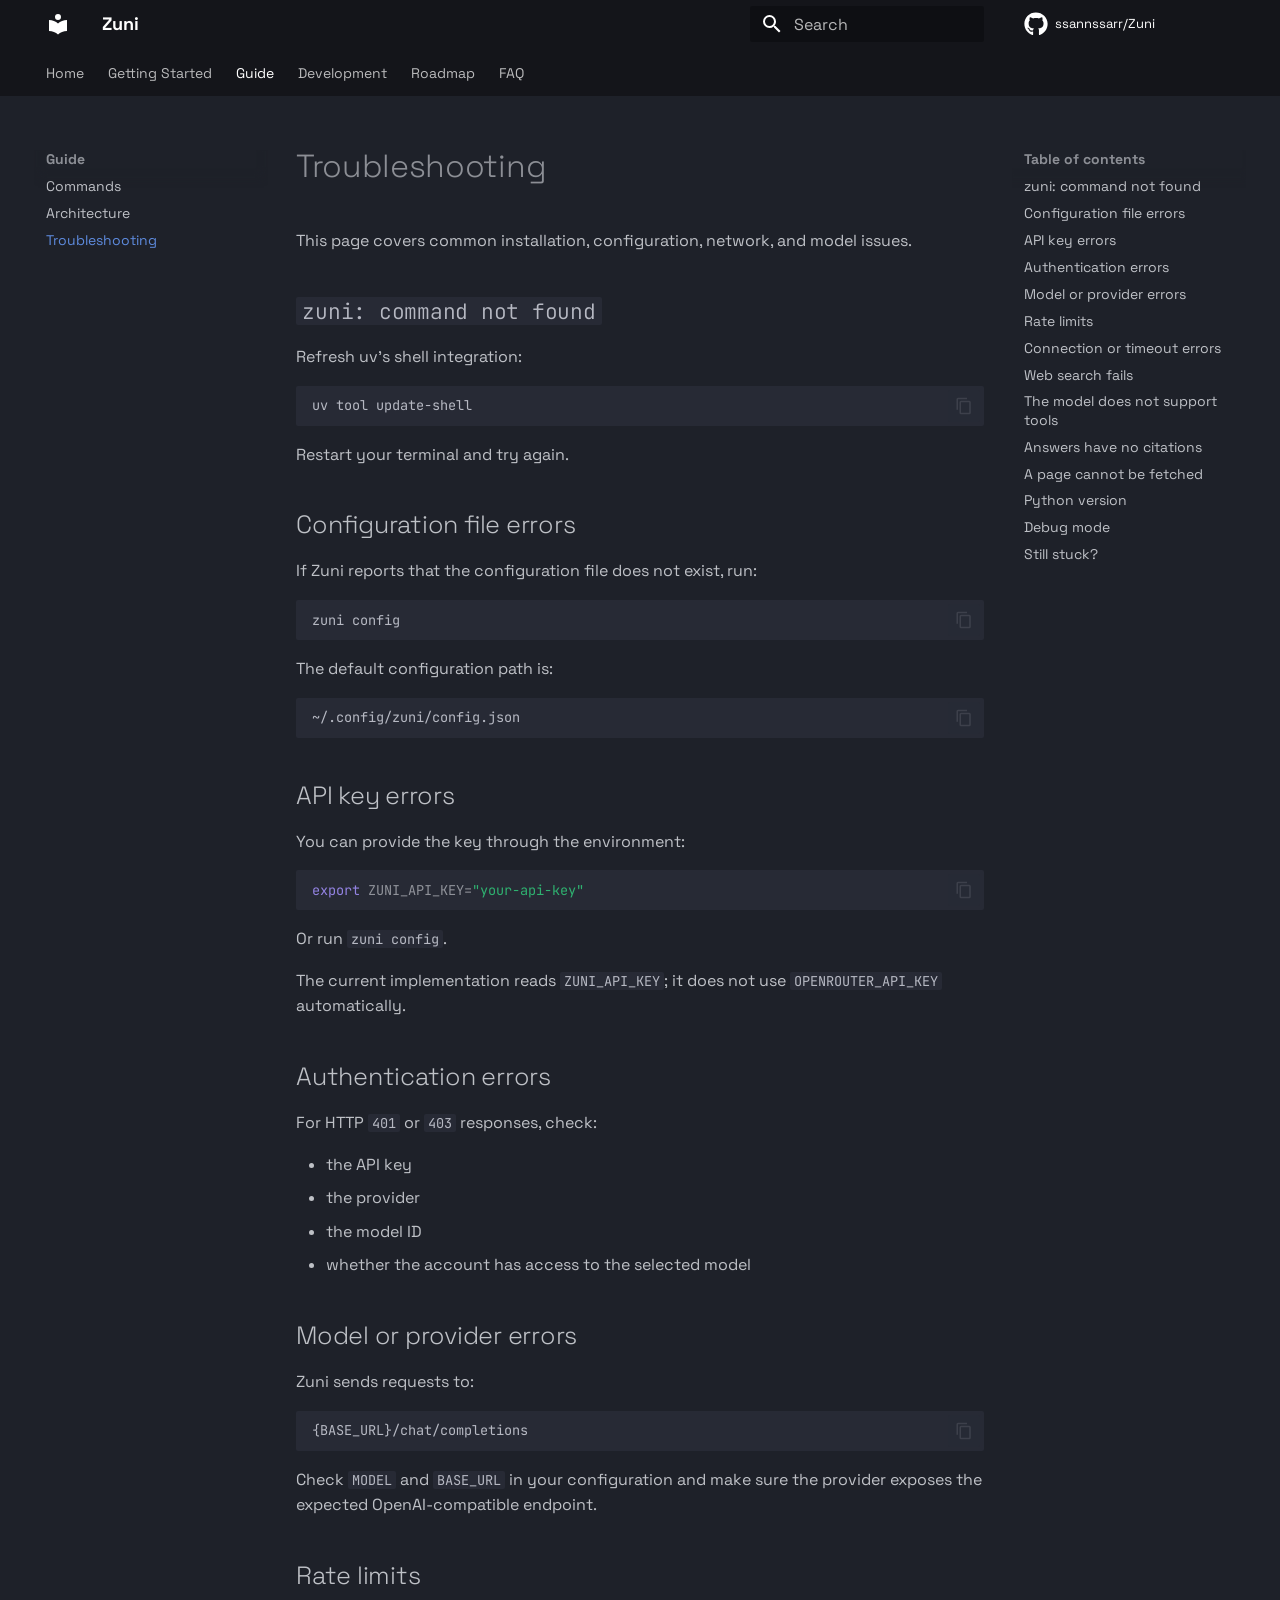
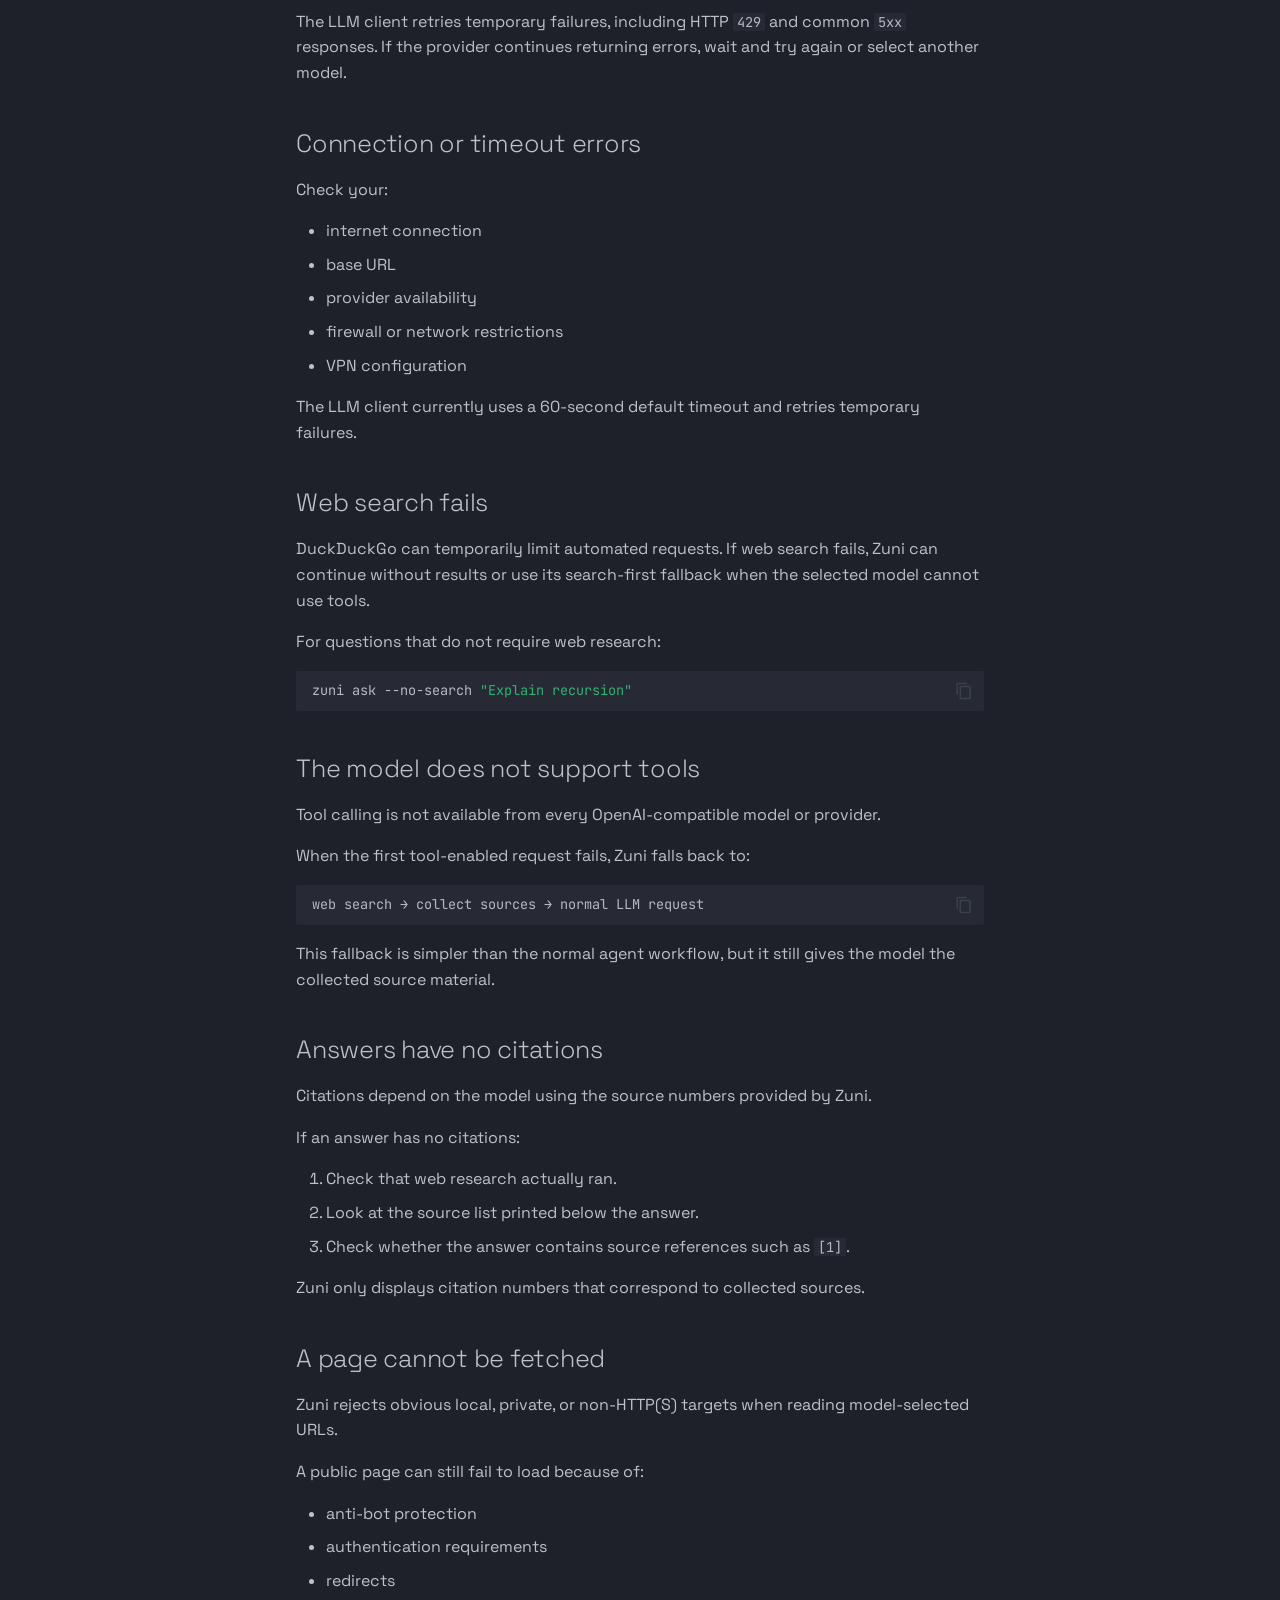
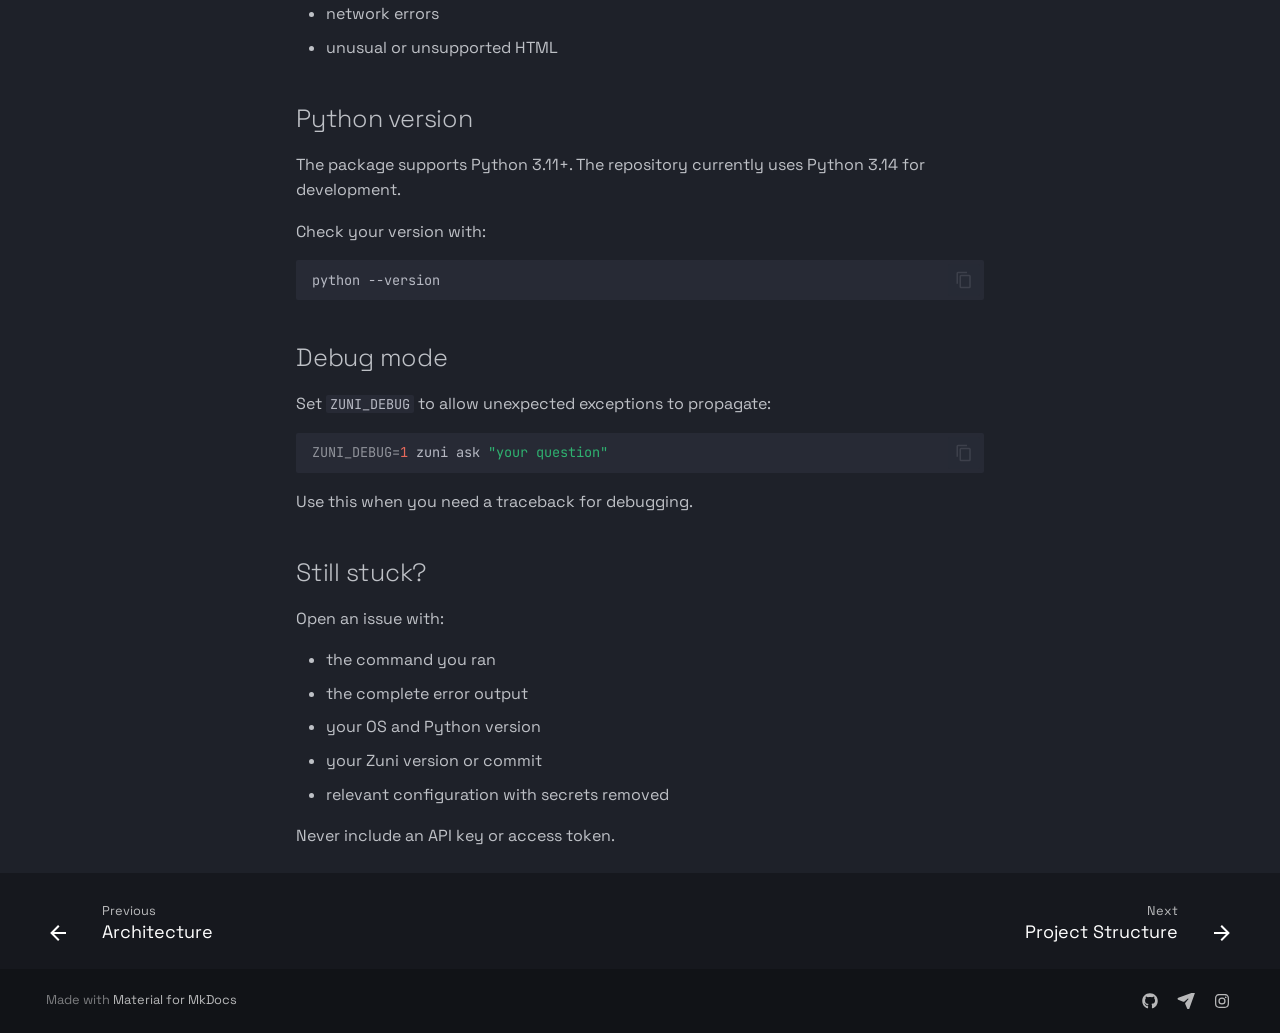
<file: guide/troubleshooting/index.html>
<!doctype html>
<html lang="en" class="no-js">
  <head>
    
      <meta charset="utf-8">
      <meta name="viewport" content="width=device-width,initial-scale=1">
      
        <meta name="description" content="One Command Search">
      
      
      
        <link rel="canonical" href="https://ssannssarr.github.io/Zuni/guide/troubleshooting/">
      
      
        <link rel="prev" href="../architecture/">
      
      
        <link rel="next" href="../../development/project-structure/">
      
      
        
      
      
      <link rel="icon" href="../../assets/images/favicon.png">
      <meta name="generator" content="mkdocs-1.6.1, mkdocs-material-9.7.7">
    
    
      
        <title>Troubleshooting - Zuni</title>
      
    
    
      <link rel="stylesheet" href="../../assets/stylesheets/main.ec1eaa64.min.css">
      
        
        <link rel="stylesheet" href="../../assets/stylesheets/palette.ab4e12ef.min.css">
      
      


    
    
      
    
    
      
        
        
        <link rel="preconnect" href="https://fonts.gstatic.com" crossorigin>
        <link rel="stylesheet" href="https://fonts.googleapis.com/css?family=Space+Grotesk:300,300i,400,400i,700,700i%7CJetBrains+Mono:400,400i,700,700i&display=fallback">
        <style>:root{--md-text-font:"Space Grotesk";--md-code-font:"JetBrains Mono"}</style>
      
    
    
      <link rel="stylesheet" href="../../stylesheets/home.css">
    
    <script>__md_scope=new URL("../..",location),__md_hash=e=>[...e].reduce(((e,_)=>(e<<5)-e+_.charCodeAt(0)),0),__md_get=(e,_=localStorage,t=__md_scope)=>JSON.parse(_.getItem(t.pathname+"."+e)),__md_set=(e,_,t=localStorage,a=__md_scope)=>{try{t.setItem(a.pathname+"."+e,JSON.stringify(_))}catch(e){}}</script>
    
      

    
    
  </head>
  
  
    
    
    
    
    
    <body dir="ltr" data-md-color-scheme="slate" data-md-color-primary="black" data-md-color-accent="lime">
  
    
    <input class="md-toggle" data-md-toggle="drawer" type="checkbox" id="__drawer" autocomplete="off">
    <input class="md-toggle" data-md-toggle="search" type="checkbox" id="__search" autocomplete="off">
    <label class="md-overlay" for="__drawer"></label>
    <div data-md-component="skip">
      
        
        <a href="#troubleshooting" class="md-skip">
          Skip to content
        </a>
      
    </div>
    <div data-md-component="announce">
      
    </div>
    
    
      

<header class="md-header" data-md-component="header">
  <nav class="md-header__inner md-grid" aria-label="Header">
    <a href="../.." title="Zuni" class="md-header__button md-logo" aria-label="Zuni" data-md-component="logo">
      
  
  <svg xmlns="http://www.w3.org/2000/svg" viewBox="0 0 24 24"><path d="M12 8a3 3 0 0 0 3-3 3 3 0 0 0-3-3 3 3 0 0 0-3 3 3 3 0 0 0 3 3m0 3.54C9.64 9.35 6.5 8 3 8v11c3.5 0 6.64 1.35 9 3.54 2.36-2.19 5.5-3.54 9-3.54V8c-3.5 0-6.64 1.35-9 3.54"/></svg>

    </a>
    <label class="md-header__button md-icon" for="__drawer">
      
      <svg xmlns="http://www.w3.org/2000/svg" viewBox="0 0 24 24"><path d="M3 6h18v2H3zm0 5h18v2H3zm0 5h18v2H3z"/></svg>
    </label>
    <div class="md-header__title" data-md-component="header-title">
      <div class="md-header__ellipsis">
        <div class="md-header__topic">
          <span class="md-ellipsis">
            Zuni
          </span>
        </div>
        <div class="md-header__topic" data-md-component="header-topic">
          <span class="md-ellipsis">
            
              Troubleshooting
            
          </span>
        </div>
      </div>
    </div>
    
      
    
    
    
    
      
      
        <label class="md-header__button md-icon" for="__search">
          
          <svg xmlns="http://www.w3.org/2000/svg" viewBox="0 0 24 24"><path d="M9.5 3A6.5 6.5 0 0 1 16 9.5c0 1.61-.59 3.09-1.56 4.23l.27.27h.79l5 5-1.5 1.5-5-5v-.79l-.27-.27A6.52 6.52 0 0 1 9.5 16 6.5 6.5 0 0 1 3 9.5 6.5 6.5 0 0 1 9.5 3m0 2C7 5 5 7 5 9.5S7 14 9.5 14 14 12 14 9.5 12 5 9.5 5"/></svg>
        </label>
        <div class="md-search" data-md-component="search" role="dialog">
  <label class="md-search__overlay" for="__search"></label>
  <div class="md-search__inner" role="search">
    <form class="md-search__form" name="search">
      <input type="text" class="md-search__input" name="query" aria-label="Search" placeholder="Search" autocapitalize="off" autocorrect="off" autocomplete="off" spellcheck="false" data-md-component="search-query" required>
      <label class="md-search__icon md-icon" for="__search">
        
        <svg xmlns="http://www.w3.org/2000/svg" viewBox="0 0 24 24"><path d="M9.5 3A6.5 6.5 0 0 1 16 9.5c0 1.61-.59 3.09-1.56 4.23l.27.27h.79l5 5-1.5 1.5-5-5v-.79l-.27-.27A6.52 6.52 0 0 1 9.5 16 6.5 6.5 0 0 1 3 9.5 6.5 6.5 0 0 1 9.5 3m0 2C7 5 5 7 5 9.5S7 14 9.5 14 14 12 14 9.5 12 5 9.5 5"/></svg>
        
        <svg xmlns="http://www.w3.org/2000/svg" viewBox="0 0 24 24"><path d="M20 11v2H8l5.5 5.5-1.42 1.42L4.16 12l7.92-7.92L13.5 5.5 8 11z"/></svg>
      </label>
      <nav class="md-search__options" aria-label="Search">
        
        <button type="reset" class="md-search__icon md-icon" title="Clear" aria-label="Clear" tabindex="-1">
          
          <svg xmlns="http://www.w3.org/2000/svg" viewBox="0 0 24 24"><path d="M19 6.41 17.59 5 12 10.59 6.41 5 5 6.41 10.59 12 5 17.59 6.41 19 12 13.41 17.59 19 19 17.59 13.41 12z"/></svg>
        </button>
      </nav>
      
    </form>
    <div class="md-search__output">
      <div class="md-search__scrollwrap" tabindex="0" data-md-scrollfix>
        <div class="md-search-result" data-md-component="search-result">
          <div class="md-search-result__meta">
            Initializing search
          </div>
          <ol class="md-search-result__list" role="presentation"></ol>
        </div>
      </div>
    </div>
  </div>
</div>
      
    
    
      <div class="md-header__source">
        <a href="https://github.com/ssannssarr/Zuni" title="Go to repository" class="md-source" data-md-component="source">
  <div class="md-source__icon md-icon">
    
    <svg xmlns="http://www.w3.org/2000/svg" viewBox="0 0 512 512"><!--! Font Awesome Free 7.1.0 by @fontawesome - https://fontawesome.com License - https://fontawesome.com/license/free (Icons: CC BY 4.0, Fonts: SIL OFL 1.1, Code: MIT License) Copyright 2025 Fonticons, Inc.--><path d="M173.9 397.4c0 2-2.3 3.6-5.2 3.6-3.3.3-5.6-1.3-5.6-3.6 0-2 2.3-3.6 5.2-3.6 3-.3 5.6 1.3 5.6 3.6m-31.1-4.5c-.7 2 1.3 4.3 4.3 4.9 2.6 1 5.6 0 6.2-2s-1.3-4.3-4.3-5.2c-2.6-.7-5.5.3-6.2 2.3m44.2-1.7c-2.9.7-4.9 2.6-4.6 4.9.3 2 2.9 3.3 5.9 2.6 2.9-.7 4.9-2.6 4.6-4.6-.3-1.9-3-3.2-5.9-2.9M252.8 8C114.1 8 8 113.3 8 252c0 110.9 69.8 205.8 169.5 239.2 12.8 2.3 17.3-5.6 17.3-12.1 0-6.2-.3-40.4-.3-61.4 0 0-70 15-84.7-29.8 0 0-11.4-29.1-27.8-36.6 0 0-22.9-15.7 1.6-15.4 0 0 24.9 2 38.6 25.8 21.9 38.6 58.6 27.5 72.9 20.9 2.3-16 8.8-27.1 16-33.7-55.9-6.2-112.3-14.3-112.3-110.5 0-27.5 7.6-41.3 23.6-58.9-2.6-6.5-11.1-33.3 2.6-67.9 20.9-6.5 69 27 69 27 20-5.6 41.5-8.5 62.8-8.5s42.8 2.9 62.8 8.5c0 0 48.1-33.6 69-27 13.7 34.7 5.2 61.4 2.6 67.9 16 17.7 25.8 31.5 25.8 58.9 0 96.5-58.9 104.2-114.8 110.5 9.2 7.9 17 22.9 17 46.4 0 33.7-.3 75.4-.3 83.6 0 6.5 4.6 14.4 17.3 12.1C436.2 457.8 504 362.9 504 252 504 113.3 391.5 8 252.8 8M105.2 352.9c-1.3 1-1 3.3.7 5.2 1.6 1.6 3.9 2.3 5.2 1 1.3-1 1-3.3-.7-5.2-1.6-1.6-3.9-2.3-5.2-1m-10.8-8.1c-.7 1.3.3 2.9 2.3 3.9 1.6 1 3.6.7 4.3-.7.7-1.3-.3-2.9-2.3-3.9-2-.6-3.6-.3-4.3.7m32.4 35.6c-1.6 1.3-1 4.3 1.3 6.2 2.3 2.3 5.2 2.6 6.5 1 1.3-1.3.7-4.3-1.3-6.2-2.2-2.3-5.2-2.6-6.5-1m-11.4-14.7c-1.6 1-1.6 3.6 0 5.9s4.3 3.3 5.6 2.3c1.6-1.3 1.6-3.9 0-6.2-1.4-2.3-4-3.3-5.6-2"/></svg>
  </div>
  <div class="md-source__repository">
    ssannssarr/Zuni
  </div>
</a>
      </div>
    
  </nav>
  
</header>
    
    <div class="md-container" data-md-component="container">
      
      
        
          
            
<nav class="md-tabs" aria-label="Tabs" data-md-component="tabs">
  <div class="md-grid">
    <ul class="md-tabs__list">
      
        
  
  
  
  
    <li class="md-tabs__item">
      <a href="../.." class="md-tabs__link">
        
  
  
    
  
  Home

      </a>
    </li>
  

      
        
  
  
  
  
    
    
      <li class="md-tabs__item">
        <a href="../../getting-started/installation/" class="md-tabs__link">
          
  
  
  Getting Started

        </a>
      </li>
    
  

      
        
  
  
  
    
  
  
    
    
      <li class="md-tabs__item md-tabs__item--active">
        <a href="../commands/" class="md-tabs__link">
          
  
  
  Guide

        </a>
      </li>
    
  

      
        
  
  
  
  
    
    
      <li class="md-tabs__item">
        <a href="../../development/project-structure/" class="md-tabs__link">
          
  
  
  Development

        </a>
      </li>
    
  

      
        
  
  
  
  
    <li class="md-tabs__item">
      <a href="../../roadmap/" class="md-tabs__link">
        
  
  
    
  
  Roadmap

      </a>
    </li>
  

      
        
  
  
  
  
    <li class="md-tabs__item">
      <a href="../../faq/" class="md-tabs__link">
        
  
  
    
  
  FAQ

      </a>
    </li>
  

      
    </ul>
  </div>
</nav>
          
        
      
      <main class="md-main" data-md-component="main">
        <div class="md-main__inner md-grid">
          
            
              
              <div class="md-sidebar md-sidebar--primary" data-md-component="sidebar" data-md-type="navigation" >
                <div class="md-sidebar__scrollwrap">
                  <div class="md-sidebar__inner">
                    


  


<nav class="md-nav md-nav--primary md-nav--lifted" aria-label="Navigation" data-md-level="0">
  <label class="md-nav__title" for="__drawer">
    <a href="../.." title="Zuni" class="md-nav__button md-logo" aria-label="Zuni" data-md-component="logo">
      
  
  <svg xmlns="http://www.w3.org/2000/svg" viewBox="0 0 24 24"><path d="M12 8a3 3 0 0 0 3-3 3 3 0 0 0-3-3 3 3 0 0 0-3 3 3 3 0 0 0 3 3m0 3.54C9.64 9.35 6.5 8 3 8v11c3.5 0 6.64 1.35 9 3.54 2.36-2.19 5.5-3.54 9-3.54V8c-3.5 0-6.64 1.35-9 3.54"/></svg>

    </a>
    Zuni
  </label>
  
    <div class="md-nav__source">
      <a href="https://github.com/ssannssarr/Zuni" title="Go to repository" class="md-source" data-md-component="source">
  <div class="md-source__icon md-icon">
    
    <svg xmlns="http://www.w3.org/2000/svg" viewBox="0 0 512 512"><!--! Font Awesome Free 7.1.0 by @fontawesome - https://fontawesome.com License - https://fontawesome.com/license/free (Icons: CC BY 4.0, Fonts: SIL OFL 1.1, Code: MIT License) Copyright 2025 Fonticons, Inc.--><path d="M173.9 397.4c0 2-2.3 3.6-5.2 3.6-3.3.3-5.6-1.3-5.6-3.6 0-2 2.3-3.6 5.2-3.6 3-.3 5.6 1.3 5.6 3.6m-31.1-4.5c-.7 2 1.3 4.3 4.3 4.9 2.6 1 5.6 0 6.2-2s-1.3-4.3-4.3-5.2c-2.6-.7-5.5.3-6.2 2.3m44.2-1.7c-2.9.7-4.9 2.6-4.6 4.9.3 2 2.9 3.3 5.9 2.6 2.9-.7 4.9-2.6 4.6-4.6-.3-1.9-3-3.2-5.9-2.9M252.8 8C114.1 8 8 113.3 8 252c0 110.9 69.8 205.8 169.5 239.2 12.8 2.3 17.3-5.6 17.3-12.1 0-6.2-.3-40.4-.3-61.4 0 0-70 15-84.7-29.8 0 0-11.4-29.1-27.8-36.6 0 0-22.9-15.7 1.6-15.4 0 0 24.9 2 38.6 25.8 21.9 38.6 58.6 27.5 72.9 20.9 2.3-16 8.8-27.1 16-33.7-55.9-6.2-112.3-14.3-112.3-110.5 0-27.5 7.6-41.3 23.6-58.9-2.6-6.5-11.1-33.3 2.6-67.9 20.9-6.5 69 27 69 27 20-5.6 41.5-8.5 62.8-8.5s42.8 2.9 62.8 8.5c0 0 48.1-33.6 69-27 13.7 34.7 5.2 61.4 2.6 67.9 16 17.7 25.8 31.5 25.8 58.9 0 96.5-58.9 104.2-114.8 110.5 9.2 7.9 17 22.9 17 46.4 0 33.7-.3 75.4-.3 83.6 0 6.5 4.6 14.4 17.3 12.1C436.2 457.8 504 362.9 504 252 504 113.3 391.5 8 252.8 8M105.2 352.9c-1.3 1-1 3.3.7 5.2 1.6 1.6 3.9 2.3 5.2 1 1.3-1 1-3.3-.7-5.2-1.6-1.6-3.9-2.3-5.2-1m-10.8-8.1c-.7 1.3.3 2.9 2.3 3.9 1.6 1 3.6.7 4.3-.7.7-1.3-.3-2.9-2.3-3.9-2-.6-3.6-.3-4.3.7m32.4 35.6c-1.6 1.3-1 4.3 1.3 6.2 2.3 2.3 5.2 2.6 6.5 1 1.3-1.3.7-4.3-1.3-6.2-2.2-2.3-5.2-2.6-6.5-1m-11.4-14.7c-1.6 1-1.6 3.6 0 5.9s4.3 3.3 5.6 2.3c1.6-1.3 1.6-3.9 0-6.2-1.4-2.3-4-3.3-5.6-2"/></svg>
  </div>
  <div class="md-source__repository">
    ssannssarr/Zuni
  </div>
</a>
    </div>
  
  <ul class="md-nav__list" data-md-scrollfix>
    
      
      
  
  
  
  
    <li class="md-nav__item">
      <a href="../.." class="md-nav__link">
        
  
  
  <span class="md-ellipsis">
    
  
    Home
  

    
  </span>
  
  

      </a>
    </li>
  

    
      
      
  
  
  
  
    
    
    
    
      
      
        
      
    
    
    <li class="md-nav__item md-nav__item--nested">
      
        
        
        <input class="md-nav__toggle md-toggle " type="checkbox" id="__nav_2" >
        
          
          <label class="md-nav__link" for="__nav_2" id="__nav_2_label" tabindex="0">
            
  
  
  <span class="md-ellipsis">
    
  
    Getting Started
  

    
  </span>
  
  

            <span class="md-nav__icon md-icon"></span>
          </label>
        
        <nav class="md-nav" data-md-level="1" aria-labelledby="__nav_2_label" aria-expanded="false">
          <label class="md-nav__title" for="__nav_2">
            <span class="md-nav__icon md-icon"></span>
            
  
    Getting Started
  

          </label>
          <ul class="md-nav__list" data-md-scrollfix>
            
              
                
  
  
  
  
    <li class="md-nav__item">
      <a href="../../getting-started/installation/" class="md-nav__link">
        
  
  
  <span class="md-ellipsis">
    
  
    Installation
  

    
  </span>
  
  

      </a>
    </li>
  

              
            
              
                
  
  
  
  
    <li class="md-nav__item">
      <a href="../../getting-started/configuration/" class="md-nav__link">
        
  
  
  <span class="md-ellipsis">
    
  
    Configuration
  

    
  </span>
  
  

      </a>
    </li>
  

              
            
          </ul>
        </nav>
      
    </li>
  

    
      
      
  
  
    
  
  
  
    
    
    
    
      
        
        
      
      
        
      
    
    
    <li class="md-nav__item md-nav__item--active md-nav__item--section md-nav__item--nested">
      
        
        
        <input class="md-nav__toggle md-toggle " type="checkbox" id="__nav_3" checked>
        
          
          <label class="md-nav__link" for="__nav_3" id="__nav_3_label" tabindex="">
            
  
  
  <span class="md-ellipsis">
    
  
    Guide
  

    
  </span>
  
  

            <span class="md-nav__icon md-icon"></span>
          </label>
        
        <nav class="md-nav" data-md-level="1" aria-labelledby="__nav_3_label" aria-expanded="true">
          <label class="md-nav__title" for="__nav_3">
            <span class="md-nav__icon md-icon"></span>
            
  
    Guide
  

          </label>
          <ul class="md-nav__list" data-md-scrollfix>
            
              
                
  
  
  
  
    <li class="md-nav__item">
      <a href="../commands/" class="md-nav__link">
        
  
  
  <span class="md-ellipsis">
    
  
    Commands
  

    
  </span>
  
  

      </a>
    </li>
  

              
            
              
                
  
  
  
  
    <li class="md-nav__item">
      <a href="../architecture/" class="md-nav__link">
        
  
  
  <span class="md-ellipsis">
    
  
    Architecture
  

    
  </span>
  
  

      </a>
    </li>
  

              
            
              
                
  
  
    
  
  
  
    <li class="md-nav__item md-nav__item--active">
      
      <input class="md-nav__toggle md-toggle" type="checkbox" id="__toc">
      
      
        
      
      
        <label class="md-nav__link md-nav__link--active" for="__toc">
          
  
  
  <span class="md-ellipsis">
    
  
    Troubleshooting
  

    
  </span>
  
  

          <span class="md-nav__icon md-icon"></span>
        </label>
      
      <a href="./" class="md-nav__link md-nav__link--active">
        
  
  
  <span class="md-ellipsis">
    
  
    Troubleshooting
  

    
  </span>
  
  

      </a>
      
        

<nav class="md-nav md-nav--secondary" aria-label="Table of contents">
  
  
  
    
  
  
    <label class="md-nav__title" for="__toc">
      <span class="md-nav__icon md-icon"></span>
      Table of contents
    </label>
    <ul class="md-nav__list" data-md-component="toc" data-md-scrollfix>
      
        <li class="md-nav__item">
  <a href="#zuni-command-not-found" class="md-nav__link">
    <span class="md-ellipsis">
      
        zuni: command not found
      
    </span>
  </a>
  
</li>
      
        <li class="md-nav__item">
  <a href="#configuration-file-errors" class="md-nav__link">
    <span class="md-ellipsis">
      
        Configuration file errors
      
    </span>
  </a>
  
</li>
      
        <li class="md-nav__item">
  <a href="#api-key-errors" class="md-nav__link">
    <span class="md-ellipsis">
      
        API key errors
      
    </span>
  </a>
  
</li>
      
        <li class="md-nav__item">
  <a href="#authentication-errors" class="md-nav__link">
    <span class="md-ellipsis">
      
        Authentication errors
      
    </span>
  </a>
  
</li>
      
        <li class="md-nav__item">
  <a href="#model-or-provider-errors" class="md-nav__link">
    <span class="md-ellipsis">
      
        Model or provider errors
      
    </span>
  </a>
  
</li>
      
        <li class="md-nav__item">
  <a href="#rate-limits" class="md-nav__link">
    <span class="md-ellipsis">
      
        Rate limits
      
    </span>
  </a>
  
</li>
      
        <li class="md-nav__item">
  <a href="#connection-or-timeout-errors" class="md-nav__link">
    <span class="md-ellipsis">
      
        Connection or timeout errors
      
    </span>
  </a>
  
</li>
      
        <li class="md-nav__item">
  <a href="#web-search-fails" class="md-nav__link">
    <span class="md-ellipsis">
      
        Web search fails
      
    </span>
  </a>
  
</li>
      
        <li class="md-nav__item">
  <a href="#the-model-does-not-support-tools" class="md-nav__link">
    <span class="md-ellipsis">
      
        The model does not support tools
      
    </span>
  </a>
  
</li>
      
        <li class="md-nav__item">
  <a href="#answers-have-no-citations" class="md-nav__link">
    <span class="md-ellipsis">
      
        Answers have no citations
      
    </span>
  </a>
  
</li>
      
        <li class="md-nav__item">
  <a href="#a-page-cannot-be-fetched" class="md-nav__link">
    <span class="md-ellipsis">
      
        A page cannot be fetched
      
    </span>
  </a>
  
</li>
      
        <li class="md-nav__item">
  <a href="#python-version" class="md-nav__link">
    <span class="md-ellipsis">
      
        Python version
      
    </span>
  </a>
  
</li>
      
        <li class="md-nav__item">
  <a href="#debug-mode" class="md-nav__link">
    <span class="md-ellipsis">
      
        Debug mode
      
    </span>
  </a>
  
</li>
      
        <li class="md-nav__item">
  <a href="#still-stuck" class="md-nav__link">
    <span class="md-ellipsis">
      
        Still stuck?
      
    </span>
  </a>
  
</li>
      
    </ul>
  
</nav>
      
    </li>
  

              
            
          </ul>
        </nav>
      
    </li>
  

    
      
      
  
  
  
  
    
    
    
    
      
      
        
      
    
    
    <li class="md-nav__item md-nav__item--nested">
      
        
        
        <input class="md-nav__toggle md-toggle " type="checkbox" id="__nav_4" >
        
          
          <label class="md-nav__link" for="__nav_4" id="__nav_4_label" tabindex="0">
            
  
  
  <span class="md-ellipsis">
    
  
    Development
  

    
  </span>
  
  

            <span class="md-nav__icon md-icon"></span>
          </label>
        
        <nav class="md-nav" data-md-level="1" aria-labelledby="__nav_4_label" aria-expanded="false">
          <label class="md-nav__title" for="__nav_4">
            <span class="md-nav__icon md-icon"></span>
            
  
    Development
  

          </label>
          <ul class="md-nav__list" data-md-scrollfix>
            
              
                
  
  
  
  
    <li class="md-nav__item">
      <a href="../../development/project-structure/" class="md-nav__link">
        
  
  
  <span class="md-ellipsis">
    
  
    Project Structure
  

    
  </span>
  
  

      </a>
    </li>
  

              
            
              
                
  
  
  
  
    <li class="md-nav__item">
      <a href="../../development/contributing/" class="md-nav__link">
        
  
  
  <span class="md-ellipsis">
    
  
    Contributing
  

    
  </span>
  
  

      </a>
    </li>
  

              
            
          </ul>
        </nav>
      
    </li>
  

    
      
      
  
  
  
  
    <li class="md-nav__item">
      <a href="../../roadmap/" class="md-nav__link">
        
  
  
  <span class="md-ellipsis">
    
  
    Roadmap
  

    
  </span>
  
  

      </a>
    </li>
  

    
      
      
  
  
  
  
    <li class="md-nav__item">
      <a href="../../faq/" class="md-nav__link">
        
  
  
  <span class="md-ellipsis">
    
  
    FAQ
  

    
  </span>
  
  

      </a>
    </li>
  

    
  </ul>
</nav>
                  </div>
                </div>
              </div>
            
            
              
              <div class="md-sidebar md-sidebar--secondary" data-md-component="sidebar" data-md-type="toc" >
                <div class="md-sidebar__scrollwrap">
                  <div class="md-sidebar__inner">
                    

<nav class="md-nav md-nav--secondary" aria-label="Table of contents">
  
  
  
    
  
  
    <label class="md-nav__title" for="__toc">
      <span class="md-nav__icon md-icon"></span>
      Table of contents
    </label>
    <ul class="md-nav__list" data-md-component="toc" data-md-scrollfix>
      
        <li class="md-nav__item">
  <a href="#zuni-command-not-found" class="md-nav__link">
    <span class="md-ellipsis">
      
        zuni: command not found
      
    </span>
  </a>
  
</li>
      
        <li class="md-nav__item">
  <a href="#configuration-file-errors" class="md-nav__link">
    <span class="md-ellipsis">
      
        Configuration file errors
      
    </span>
  </a>
  
</li>
      
        <li class="md-nav__item">
  <a href="#api-key-errors" class="md-nav__link">
    <span class="md-ellipsis">
      
        API key errors
      
    </span>
  </a>
  
</li>
      
        <li class="md-nav__item">
  <a href="#authentication-errors" class="md-nav__link">
    <span class="md-ellipsis">
      
        Authentication errors
      
    </span>
  </a>
  
</li>
      
        <li class="md-nav__item">
  <a href="#model-or-provider-errors" class="md-nav__link">
    <span class="md-ellipsis">
      
        Model or provider errors
      
    </span>
  </a>
  
</li>
      
        <li class="md-nav__item">
  <a href="#rate-limits" class="md-nav__link">
    <span class="md-ellipsis">
      
        Rate limits
      
    </span>
  </a>
  
</li>
      
        <li class="md-nav__item">
  <a href="#connection-or-timeout-errors" class="md-nav__link">
    <span class="md-ellipsis">
      
        Connection or timeout errors
      
    </span>
  </a>
  
</li>
      
        <li class="md-nav__item">
  <a href="#web-search-fails" class="md-nav__link">
    <span class="md-ellipsis">
      
        Web search fails
      
    </span>
  </a>
  
</li>
      
        <li class="md-nav__item">
  <a href="#the-model-does-not-support-tools" class="md-nav__link">
    <span class="md-ellipsis">
      
        The model does not support tools
      
    </span>
  </a>
  
</li>
      
        <li class="md-nav__item">
  <a href="#answers-have-no-citations" class="md-nav__link">
    <span class="md-ellipsis">
      
        Answers have no citations
      
    </span>
  </a>
  
</li>
      
        <li class="md-nav__item">
  <a href="#a-page-cannot-be-fetched" class="md-nav__link">
    <span class="md-ellipsis">
      
        A page cannot be fetched
      
    </span>
  </a>
  
</li>
      
        <li class="md-nav__item">
  <a href="#python-version" class="md-nav__link">
    <span class="md-ellipsis">
      
        Python version
      
    </span>
  </a>
  
</li>
      
        <li class="md-nav__item">
  <a href="#debug-mode" class="md-nav__link">
    <span class="md-ellipsis">
      
        Debug mode
      
    </span>
  </a>
  
</li>
      
        <li class="md-nav__item">
  <a href="#still-stuck" class="md-nav__link">
    <span class="md-ellipsis">
      
        Still stuck?
      
    </span>
  </a>
  
</li>
      
    </ul>
  
</nav>
                  </div>
                </div>
              </div>
            
          
          
            <div class="md-content" data-md-component="content">
              
              <article class="md-content__inner md-typeset">
                
                  


  
  


<h1 id="troubleshooting">Troubleshooting</h1>
<p>This page covers common installation, configuration, network, and model issues.</p>
<h2 id="zuni-command-not-found"><code>zuni: command not found</code></h2>
<p>Refresh uv's shell integration:</p>
<div class="highlight"><pre><span></span><code>uv<span class="w"> </span>tool<span class="w"> </span>update-shell
</code></pre></div>
<p>Restart your terminal and try again.</p>
<h2 id="configuration-file-errors">Configuration file errors</h2>
<p>If Zuni reports that the configuration file does not exist, run:</p>
<div class="highlight"><pre><span></span><code>zuni<span class="w"> </span>config
</code></pre></div>
<p>The default configuration path is:</p>
<div class="highlight"><pre><span></span><code>~/.config/zuni/config.json
</code></pre></div>
<h2 id="api-key-errors">API key errors</h2>
<p>You can provide the key through the environment:</p>
<div class="highlight"><pre><span></span><code><span class="nb">export</span><span class="w"> </span><span class="nv">ZUNI_API_KEY</span><span class="o">=</span><span class="s2">"your-api-key"</span>
</code></pre></div>
<p>Or run <code>zuni config</code>.</p>
<p>The current implementation reads <code>ZUNI_API_KEY</code>; it does not use <code>OPENROUTER_API_KEY</code> automatically.</p>
<h2 id="authentication-errors">Authentication errors</h2>
<p>For HTTP <code>401</code> or <code>403</code> responses, check:</p>
<ul>
<li>the API key</li>
<li>the provider</li>
<li>the model ID</li>
<li>whether the account has access to the selected model</li>
</ul>
<h2 id="model-or-provider-errors">Model or provider errors</h2>
<p>Zuni sends requests to:</p>
<div class="highlight"><pre><span></span><code>{BASE_URL}/chat/completions
</code></pre></div>
<p>Check <code>MODEL</code> and <code>BASE_URL</code> in your configuration and make sure the provider exposes the expected OpenAI-compatible endpoint.</p>
<h2 id="rate-limits">Rate limits</h2>
<p>The LLM client retries temporary failures, including HTTP <code>429</code> and common <code>5xx</code> responses. If the provider continues returning errors, wait and try again or select another model.</p>
<h2 id="connection-or-timeout-errors">Connection or timeout errors</h2>
<p>Check your:</p>
<ul>
<li>internet connection</li>
<li>base URL</li>
<li>provider availability</li>
<li>firewall or network restrictions</li>
<li>VPN configuration</li>
</ul>
<p>The LLM client currently uses a 60-second default timeout and retries temporary failures.</p>
<h2 id="web-search-fails">Web search fails</h2>
<p>DuckDuckGo can temporarily limit automated requests. If web search fails, Zuni can continue without results or use its search-first fallback when the selected model cannot use tools.</p>
<p>For questions that do not require web research:</p>
<div class="highlight"><pre><span></span><code>zuni<span class="w"> </span>ask<span class="w"> </span>--no-search<span class="w"> </span><span class="s2">"Explain recursion"</span>
</code></pre></div>
<h2 id="the-model-does-not-support-tools">The model does not support tools</h2>
<p>Tool calling is not available from every OpenAI-compatible model or provider.</p>
<p>When the first tool-enabled request fails, Zuni falls back to:</p>
<div class="highlight"><pre><span></span><code>web search → collect sources → normal LLM request
</code></pre></div>
<p>This fallback is simpler than the normal agent workflow, but it still gives the model the collected source material.</p>
<h2 id="answers-have-no-citations">Answers have no citations</h2>
<p>Citations depend on the model using the source numbers provided by Zuni.</p>
<p>If an answer has no citations:</p>
<ol>
<li>Check that web research actually ran.</li>
<li>Look at the source list printed below the answer.</li>
<li>Check whether the answer contains source references such as <code>[1]</code>.</li>
</ol>
<p>Zuni only displays citation numbers that correspond to collected sources.</p>
<h2 id="a-page-cannot-be-fetched">A page cannot be fetched</h2>
<p>Zuni rejects obvious local, private, or non-HTTP(S) targets when reading model-selected URLs.</p>
<p>A public page can still fail to load because of:</p>
<ul>
<li>anti-bot protection</li>
<li>authentication requirements</li>
<li>redirects</li>
<li>network errors</li>
<li>unusual or unsupported HTML</li>
</ul>
<h2 id="python-version">Python version</h2>
<p>The package supports Python 3.11+. The repository currently uses Python 3.14 for development.</p>
<p>Check your version with:</p>
<div class="highlight"><pre><span></span><code>python<span class="w"> </span>--version
</code></pre></div>
<h2 id="debug-mode">Debug mode</h2>
<p>Set <code>ZUNI_DEBUG</code> to allow unexpected exceptions to propagate:</p>
<div class="highlight"><pre><span></span><code><span class="nv">ZUNI_DEBUG</span><span class="o">=</span><span class="m">1</span><span class="w"> </span>zuni<span class="w"> </span>ask<span class="w"> </span><span class="s2">"your question"</span>
</code></pre></div>
<p>Use this when you need a traceback for debugging.</p>
<h2 id="still-stuck">Still stuck?</h2>
<p>Open an issue with:</p>
<ul>
<li>the command you ran</li>
<li>the complete error output</li>
<li>your OS and Python version</li>
<li>your Zuni version or commit</li>
<li>relevant configuration with secrets removed</li>
</ul>
<p>Never include an API key or access token.</p>












                
              </article>
            </div>
          
          
<script>var target=document.getElementById(location.hash.slice(1));target&&target.name&&(target.checked=target.name.startsWith("__tabbed_"))</script>
        </div>
        
          <button type="button" class="md-top md-icon" data-md-component="top" hidden>
  
  <svg xmlns="http://www.w3.org/2000/svg" viewBox="0 0 24 24"><path d="M13 20h-2V8l-5.5 5.5-1.42-1.42L12 4.16l7.92 7.92-1.42 1.42L13 8z"/></svg>
  Back to top
</button>
        
      </main>
      
        <footer class="md-footer">
  
    
      
      <nav class="md-footer__inner md-grid" aria-label="Footer" >
        
          
          <a href="../architecture/" class="md-footer__link md-footer__link--prev" aria-label="Previous: Architecture">
            <div class="md-footer__button md-icon">
              
              <svg xmlns="http://www.w3.org/2000/svg" viewBox="0 0 24 24"><path d="M20 11v2H8l5.5 5.5-1.42 1.42L4.16 12l7.92-7.92L13.5 5.5 8 11z"/></svg>
            </div>
            <div class="md-footer__title">
              <span class="md-footer__direction">
                Previous
              </span>
              <div class="md-ellipsis">
                Architecture
              </div>
            </div>
          </a>
        
        
          
          <a href="../../development/project-structure/" class="md-footer__link md-footer__link--next" aria-label="Next: Project Structure">
            <div class="md-footer__title">
              <span class="md-footer__direction">
                Next
              </span>
              <div class="md-ellipsis">
                Project Structure
              </div>
            </div>
            <div class="md-footer__button md-icon">
              
              <svg xmlns="http://www.w3.org/2000/svg" viewBox="0 0 24 24"><path d="M4 11v2h12l-5.5 5.5 1.42 1.42L19.84 12l-7.92-7.92L10.5 5.5 16 11z"/></svg>
            </div>
          </a>
        
      </nav>
    
  
  <div class="md-footer-meta md-typeset">
    <div class="md-footer-meta__inner md-grid">
      <div class="md-copyright">
  
  
    Made with
    <a href="https://squidfunk.github.io/mkdocs-material/" target="_blank" rel="noopener">
      Material for MkDocs
    </a>
  
</div>
      
        
<div class="md-social">
  
    
    
    
    
      
      
    
    <a href="https://github.com/ssannssarr/Zuni" target="_blank" rel="noopener" title="github.com" class="md-social__link">
      <svg xmlns="http://www.w3.org/2000/svg" viewBox="0 0 512 512"><!--! Font Awesome Free 7.1.0 by @fontawesome - https://fontawesome.com License - https://fontawesome.com/license/free (Icons: CC BY 4.0, Fonts: SIL OFL 1.1, Code: MIT License) Copyright 2025 Fonticons, Inc.--><path d="M173.9 397.4c0 2-2.3 3.6-5.2 3.6-3.3.3-5.6-1.3-5.6-3.6 0-2 2.3-3.6 5.2-3.6 3-.3 5.6 1.3 5.6 3.6m-31.1-4.5c-.7 2 1.3 4.3 4.3 4.9 2.6 1 5.6 0 6.2-2s-1.3-4.3-4.3-5.2c-2.6-.7-5.5.3-6.2 2.3m44.2-1.7c-2.9.7-4.9 2.6-4.6 4.9.3 2 2.9 3.3 5.9 2.6 2.9-.7 4.9-2.6 4.6-4.6-.3-1.9-3-3.2-5.9-2.9M252.8 8C114.1 8 8 113.3 8 252c0 110.9 69.8 205.8 169.5 239.2 12.8 2.3 17.3-5.6 17.3-12.1 0-6.2-.3-40.4-.3-61.4 0 0-70 15-84.7-29.8 0 0-11.4-29.1-27.8-36.6 0 0-22.9-15.7 1.6-15.4 0 0 24.9 2 38.6 25.8 21.9 38.6 58.6 27.5 72.9 20.9 2.3-16 8.8-27.1 16-33.7-55.9-6.2-112.3-14.3-112.3-110.5 0-27.5 7.6-41.3 23.6-58.9-2.6-6.5-11.1-33.3 2.6-67.9 20.9-6.5 69 27 69 27 20-5.6 41.5-8.5 62.8-8.5s42.8 2.9 62.8 8.5c0 0 48.1-33.6 69-27 13.7 34.7 5.2 61.4 2.6 67.9 16 17.7 25.8 31.5 25.8 58.9 0 96.5-58.9 104.2-114.8 110.5 9.2 7.9 17 22.9 17 46.4 0 33.7-.3 75.4-.3 83.6 0 6.5 4.6 14.4 17.3 12.1C436.2 457.8 504 362.9 504 252 504 113.3 391.5 8 252.8 8M105.2 352.9c-1.3 1-1 3.3.7 5.2 1.6 1.6 3.9 2.3 5.2 1 1.3-1 1-3.3-.7-5.2-1.6-1.6-3.9-2.3-5.2-1m-10.8-8.1c-.7 1.3.3 2.9 2.3 3.9 1.6 1 3.6.7 4.3-.7.7-1.3-.3-2.9-2.3-3.9-2-.6-3.6-.3-4.3.7m32.4 35.6c-1.6 1.3-1 4.3 1.3 6.2 2.3 2.3 5.2 2.6 6.5 1 1.3-1.3.7-4.3-1.3-6.2-2.2-2.3-5.2-2.6-6.5-1m-11.4-14.7c-1.6 1-1.6 3.6 0 5.9s4.3 3.3 5.6 2.3c1.6-1.3 1.6-3.9 0-6.2-1.4-2.3-4-3.3-5.6-2"/></svg>
    </a>
  
    
    
    
    
    <a href="mailto:ssannssarrai@gmail.com" target="_blank" rel="noopener" title="" class="md-social__link">
      <svg xmlns="http://www.w3.org/2000/svg" viewBox="0 0 576 512"><!--! Font Awesome Free 7.1.0 by @fontawesome - https://fontawesome.com License - https://fontawesome.com/license/free (Icons: CC BY 4.0, Fonts: SIL OFL 1.1, Code: MIT License) Copyright 2025 Fonticons, Inc.--><path d="M536.4-26.3c9.8-3.5 20.6-1 28 6.3s9.8 18.2 6.3 28l-178 496.9c-5 13.9-18.1 23.1-32.8 23.1-14.2 0-27-8.6-32.3-21.7l-64.2-158c-4.5-11-2.5-23.6 5.2-32.6l94.5-112.4c5.1-6.1 4.7-15-.9-20.6s-14.6-6-20.6-.9l-112.4 94.3c-9.1 7.6-21.6 9.6-32.6 5.2L38.1 216.8c-13.1-5.3-21.7-18.1-21.7-32.3 0-14.7 9.2-27.8 23.1-32.8z"/></svg>
    </a>
  
    
    
    
    
      
      
    
    <a href="https://instagram.com/ssannssarrai" target="_blank" rel="noopener" title="instagram.com" class="md-social__link">
      <svg xmlns="http://www.w3.org/2000/svg" viewBox="0 0 448 512"><!--! Font Awesome Free 7.1.0 by @fontawesome - https://fontawesome.com License - https://fontawesome.com/license/free (Icons: CC BY 4.0, Fonts: SIL OFL 1.1, Code: MIT License) Copyright 2025 Fonticons, Inc.--><path d="M224.3 141a115 115 0 1 0-.6 230 115 115 0 1 0 .6-230m-.6 40.4a74.6 74.6 0 1 1 .6 149.2 74.6 74.6 0 1 1-.6-149.2m93.4-45.1a26.8 26.8 0 1 1 53.6 0 26.8 26.8 0 1 1-53.6 0m129.7 27.2c-1.7-35.9-9.9-67.7-36.2-93.9-26.2-26.2-58-34.4-93.9-36.2-37-2.1-147.9-2.1-184.9 0-35.8 1.7-67.6 9.9-93.9 36.1s-34.4 58-36.2 93.9c-2.1 37-2.1 147.9 0 184.9 1.7 35.9 9.9 67.7 36.2 93.9s58 34.4 93.9 36.2c37 2.1 147.9 2.1 184.9 0 35.9-1.7 67.7-9.9 93.9-36.2 26.2-26.2 34.4-58 36.2-93.9 2.1-37 2.1-147.8 0-184.8M399 388c-7.8 19.6-22.9 34.7-42.6 42.6-29.5 11.7-99.5 9-132.1 9s-102.7 2.6-132.1-9c-19.6-7.8-34.7-22.9-42.6-42.6-11.7-29.5-9-99.5-9-132.1s-2.6-102.7 9-132.1c7.8-19.6 22.9-34.7 42.6-42.6 29.5-11.7 99.5-9 132.1-9s102.7-2.6 132.1 9c19.6 7.8 34.7 22.9 42.6 42.6 11.7 29.5 9 99.5 9 132.1s2.7 102.7-9 132.1"/></svg>
    </a>
  
</div>
      
    </div>
  </div>
</footer>
      
    </div>
    <div class="md-dialog" data-md-component="dialog">
      <div class="md-dialog__inner md-typeset"></div>
    </div>
    
    
    
      
      
      <script id="__config" type="application/json">{"annotate": null, "base": "../..", "features": ["navigation.tabs", "navigation.sections", "navigation.top", "content.code.copy", "content.code.annotate", "navigation.footer"], "search": "../../assets/javascripts/workers/search.2c215733.min.js", "tags": null, "translations": {"clipboard.copied": "Copied to clipboard", "clipboard.copy": "Copy to clipboard", "search.result.more.one": "1 more on this page", "search.result.more.other": "# more on this page", "search.result.none": "No matching documents", "search.result.one": "1 matching document", "search.result.other": "# matching documents", "search.result.placeholder": "Type to start searching", "search.result.term.missing": "Missing", "select.version": "Select version"}, "version": null}</script>
    
    
      <script src="../../assets/javascripts/bundle.d7400e89.min.js"></script>
      
        <script src="../../javascripts/cloudflare.js"></script>
      
        <script src="../../javascripts/home.js"></script>
      
    
  </body>
</html>
</file>
<file: stylesheets/home.css>
/* Zuni homepage: editorial terminal aesthetic, adapted from the approved React design. */
:root{--z-bg:#08090b;--z-panel:#0d0f12;--z-bar:#121419;--z-fg:#f1f0e9;--z-muted:#999ba2;--z-faint:#686c75;--z-signal:#c5ff65;--z-flag:#a9c8ff;--z-line:rgba(244,245,240,.11);--z-line-strong:rgba(244,245,240,.2);--z-display:Space Grotesk,Inter,system-ui,sans-serif;--z-mono:"JetBrains Mono",ui-monospace,monospace;--z-serif:Georgia,"Times New Roman",serif}
body:has(.zuni-site),body:has(.zuni-site) .md-main{background:var(--z-bg)!important;color:var(--z-fg)}
body:has(.zuni-site) .md-header,body:has(.zuni-site) .md-tabs,body:has(.zuni-site) .md-footer{display:none!important}
body:has(.zuni-site) .md-main__inner{max-width:none;margin:0}
body:has(.zuni-site) .md-content,body:has(.zuni-site) .md-content__inner{max-width:none;margin:0!important;padding:0!important}
body:has(.zuni-site) .md-content__inner:before{display:none}
body:has(.zuni-site) .md-typeset{font-size:16px;line-height:1.6;color:var(--z-fg)}
body:has(.zuni-site) .md-typeset h1,body:has(.zuni-site) .md-typeset h2,body:has(.zuni-site) .md-typeset h3{color:var(--z-fg);font-weight:500}
body:has(.zuni-site) .md-typeset a{color:inherit}
.zuni-site{position:relative;isolation:isolate;overflow:clip;background:var(--z-bg);color:var(--z-fg);font-family:var(--z-display);font-size:16px;line-height:1.55}
.zuni-site *{box-sizing:border-box}
.zuni-site a{text-decoration:none}
.zuni-site button{font:inherit;color:inherit;cursor:pointer}
.zuni-site code,.zuni-site pre{font-family:var(--z-mono)}
.zuni-topbar{position:sticky;top:0;z-index:100;display:flex;align-items:center;justify-content:space-between;gap:24px;min-height:68px;padding:0 clamp(20px,5vw,72px);border-bottom:1px solid transparent;background:rgba(8,9,11,.78);backdrop-filter:blur(16px);-webkit-backdrop-filter:blur(16px);transition:border-color .3s}
.zuni-topbar.is-scrolled{border-color:var(--z-line)}
.zuni-wordmark{display:inline-flex;align-items:center;gap:7px;white-space:nowrap;font:500 16px var(--z-mono);letter-spacing:-.05em;color:var(--z-fg)!important}
.zuni-wordmark>span:first-child,.zuni-prompt{color:var(--z-signal)}
.zuni-cursor{width:7px;height:15px;background:var(--z-signal);animation:zuni-blink 1s steps(2,start) infinite}
@keyframes zuni-blink{to{visibility:hidden}}
.zuni-nav{display:flex;align-items:center;gap:clamp(16px,2.5vw,34px);margin-left:auto}
.zuni-nav a,.zuni-footer nav a{font:12px var(--z-mono);color:#b0b1b7;transition:color .2s}
.zuni-nav a:hover,.zuni-footer nav a:hover{color:var(--z-signal)}
.zuni-nav a span{color:var(--z-faint)}
.zuni-copy-top{display:flex;align-items:center;gap:8px;padding:9px 12px;border:1px solid var(--z-line-strong);background:transparent;font:11px var(--z-mono)!important;white-space:nowrap;transition:border-color .2s,background .2s}
.zuni-copy-top>span:first-child{color:var(--z-signal)}
.zuni-copy-top:hover,.zuni-copy-top.is-copied{border-color:var(--z-signal);background:rgba(197,255,101,.08)}
.zuni-menu-toggle,.zuni-mobile-nav{display:none}
.zuni-hero{position:relative;min-height:calc(100vh - 68px);padding:clamp(74px,9vw,132px) clamp(20px,5vw,72px) 72px;overflow:hidden}
.zuni-grid{position:absolute;inset:0;pointer-events:none;opacity:.35;background-image:linear-gradient(rgba(255,255,255,.045) 1px,transparent 1px),linear-gradient(90deg,rgba(255,255,255,.045) 1px,transparent 1px);background-size:72px 72px;mask-image:linear-gradient(to bottom,black,transparent 92%)}
.zuni-grid-subtle{opacity:.2}
.zuni-hero-inner,.zuni-section-head,.zuni-demo-layout,.zuni-flow-layout,.zuni-quickstart-layout,.zuni-closing-inner{position:relative;max-width:1400px;margin-inline:auto}
.zuni-eyebrow{display:flex;align-items:center;gap:12px;color:var(--z-faint);font:10px var(--z-mono);letter-spacing:.14em;text-transform:uppercase}
.zuni-hero-eyebrow{flex-wrap:wrap;color:#a1a3a9}
.zuni-live-dot{width:6px;height:6px;border-radius:50%;background:var(--z-signal);box-shadow:0 0 12px rgba(197,255,101,.4)}
.zuni-eyebrow-divider{width:22px;height:1px;background:var(--z-line-strong)}
.zuni-display{margin:0;font-size:clamp(52px,8.5vw,132px);font-weight:500;line-height:.98;letter-spacing:-.075em}
.zuni-display em{font-family:var(--z-serif);font-weight:400;letter-spacing:-.045em;color:var(--z-signal)}
.zuni-hero h1{margin:38px 0 0;font-size:clamp(58px,10.2vw,148px);line-height:.94}
.zuni-reveal-line{display:block;overflow:hidden;padding-bottom:.07em}
.zuni-reveal-line:first-child{animation:zuni-rise .8s cubic-bezier(.22,1,.36,1) both}
.zuni-reveal-line:nth-child(2){animation:zuni-rise .9s .12s cubic-bezier(.22,1,.36,1) both}
@keyframes zuni-rise{from{transform:translateY(42%);opacity:0}to{transform:translateY(0);opacity:1}}
.zuni-hero-bottom{display:grid;grid-template-columns:minmax(250px,5fr) minmax(0,7fr);align-items:center;gap:clamp(36px,6vw,90px);margin-top:clamp(52px,7vw,100px)}
.zuni-hero-copy>p{max-width:440px;margin:0;color:#b3b4ba;font-size:clamp(16px,1.5vw,20px);line-height:1.65}
.zuni-hero-copy>p strong{font-weight:500;color:var(--z-fg)}
.zuni-command-chip{display:flex;align-items:center;gap:12px;max-width:460px;min-width:0;margin-top:32px;padding:8px 8px 8px 14px;border:1px solid var(--z-line-strong);background:rgba(255,255,255,.025)}
.zuni-command-chip code{flex:1;min-width:0;overflow:auto;white-space:nowrap;font-size:11px;color:var(--z-fg)}
.zuni-copy-button,.zuni-command-row button{flex:none;padding:8px 10px;border:0;background:rgba(255,255,255,.06);font:10px var(--z-mono);color:#c5c6ca;transition:background .2s,color .2s}
.zuni-copy-button:hover,.zuni-command-row button:hover{background:var(--z-signal);color:#111}
.zuni-actions{display:flex;flex-wrap:wrap;gap:10px;margin-top:18px}
.zuni-button{display:inline-flex;align-items:center;justify-content:center;gap:12px;min-height:46px;padding:0 17px;border:1px solid transparent;font:11px var(--z-mono);transition:transform .25s,border-color .25s,background .25s,color .25s}
.zuni-button:hover{transform:translateY(-2px)}
.zuni-button-signal{background:var(--z-signal);color:#10120b!important}
.zuni-button-signal:hover{background:#e0ffad}
.zuni-button-outline{border-color:var(--z-line-strong);background:transparent;color:var(--z-fg)!important}
.zuni-button-outline:hover{border-color:var(--z-fg)}
.zuni-terminal{min-width:0;overflow:hidden;border:1px solid var(--z-line-strong);background:var(--z-panel);box-shadow:0 28px 80px rgba(0,0,0,.25)}
.zuni-terminal-bar{display:flex;align-items:center;gap:14px;min-height:42px;padding:0 15px;border-bottom:1px solid var(--z-line);background:var(--z-bar)}
.zuni-window-dots{display:flex;gap:6px}
.zuni-window-dots i{width:8px;height:8px;border-radius:50%;background:#484b53}
.zuni-terminal-title{flex:1;overflow:hidden;text-align:center;text-overflow:ellipsis;white-space:nowrap;font:10px var(--z-mono);color:#858892}
.zuni-terminal-tag{font:9px var(--z-mono);letter-spacing:.1em;color:#656974;white-space:nowrap}
.zuni-terminal-body{padding:clamp(16px,2.4vw,28px);font:12px/1.85 var(--z-mono);overflow-wrap:anywhere}
.zuni-command-line{display:flex;gap:10px;align-items:flex-start;margin-bottom:18px;color:var(--z-fg)}
.zuni-command-line code{color:var(--z-fg);overflow-wrap:anywhere}
.zuni-output-lines{padding-left:0}
.zuni-status{margin:0;color:#888c96}
.zuni-status span{color:var(--z-signal);padding-right:7px}
.zuni-answer{max-width:64ch;margin:22px 0 0;color:#e0e1dc;line-height:1.9}
.zuni-answer sup{color:var(--z-signal);font-size:10px}
.zuni-source-label{margin:24px 0 8px;color:#727680;font:9px var(--z-mono);letter-spacing:.14em}
.zuni-source{margin:4px 0;color:#b9c8e1;font-size:11px;overflow-wrap:anywhere}
.zuni-source span{color:var(--z-signal);padding-right:8px}
.zuni-note{color:#7c8089;font-style:italic}
.zuni-terminal-footer{display:flex;align-items:center;justify-content:space-between;gap:14px;padding:10px 14px;border-top:1px solid var(--z-line);font:9px var(--z-mono);color:#737781}
.zuni-replay{border:0;background:transparent;font:10px var(--z-mono);color:#9699a1;white-space:nowrap}
.zuni-replay:hover{color:var(--z-signal)}
.zuni-section{position:relative;padding:clamp(84px,11vw,150px) clamp(20px,5vw,72px);border-top:1px solid var(--z-line)}
.zuni-section-head{display:grid;grid-template-columns:minmax(0,8fr) minmax(220px,4fr);align-items:end;gap:38px}
.zuni-section-number{color:var(--z-signal)}
.zuni-rule{display:inline-block;width:36px;height:1px;background:var(--z-line-strong)}
.zuni-section-head h2{margin-top:24px;font-size:clamp(42px,6.2vw,88px)}
.zuni-section-head>p{max-width:340px;margin:0 0 5px;color:var(--z-muted);font-size:15px;line-height:1.7}
.zuni-demo-layout{display:grid;grid-template-columns:minmax(240px,4fr) minmax(0,8fr);gap:clamp(32px,5vw,72px);margin-top:80px}
.zuni-demo-tabs{display:flex;flex-direction:column}
.zuni-demo-tab{position:relative;display:grid;grid-template-columns:1fr auto;gap:8px 16px;padding:22px 0;border:0;border-top:1px solid var(--z-line);background:transparent;text-align:left;color:#777b84}
.zuni-demo-tab:last-of-type{border-bottom:1px solid var(--z-line)}
.zuni-demo-tab:before{content:"";position:absolute;top:-1px;left:0;width:0;height:1px;background:var(--z-signal);transition:width .4s}
.zuni-demo-tab.is-active:before{width:100%}
.zuni-demo-tab.is-active{color:var(--z-fg)}
.zuni-tab-title{font-size:23px;letter-spacing:-.04em}
.zuni-demo-tab>code{align-self:center;color:var(--z-signal);font-size:10px}
.zuni-demo-tab small{grid-column:1/-1;max-width:290px;color:#858892;font-size:12px;line-height:1.6}
.zuni-demo-copy{margin-top:36px}
.zuni-demo-copy>.zuni-eyebrow{margin-bottom:8px}
.zuni-command-row{display:flex;align-items:center;gap:10px;min-width:0;padding:10px 0;border-bottom:1px solid var(--z-line-strong)}
.zuni-command-row code{flex:1;min-width:0;overflow-x:auto;white-space:nowrap;font-size:11px;color:#e5e5df}
.zuni-demo-panel{height:100%}
.zuni-demo-panel[hidden],.zuni-demo-output[hidden]{display:none!important}
.zuni-demo-panel .zuni-terminal-body{min-height:405px}
.zuni-demo-output .zuni-answer{margin-top:17px}
.zuni-demo-output .zuni-source-label{margin-top:18px}
.zuni-mobile-copy{display:none}
.zuni-flow-layout{display:grid;grid-template-columns:minmax(0,1fr) minmax(0,1fr);gap:clamp(42px,7vw,100px);margin-top:50px}
.zuni-flow-visual{min-width:0}
.zuni-flow-sticky{position:sticky;top:90px;display:flex;flex-direction:column;justify-content:center;gap:34px;min-height:calc(100vh - 120px)}
.zuni-flow-diagram{width:100%;overflow:visible}
.zuni-flow-track{fill:none;stroke:var(--z-line-strong);stroke-width:1;stroke-dasharray:2 6}
.zuni-flow-progress{fill:none;stroke:var(--z-signal);stroke-width:1.5;stroke-dasharray:1;stroke-dashoffset:1;transition:stroke-dashoffset .15s}
.zuni-flow-diagram circle{fill:var(--z-panel);stroke:var(--z-line-strong);stroke-width:1;transition:fill .3s,stroke .3s}
.zuni-flow-diagram g.is-active circle,.zuni-flow-diagram g.is-done circle{fill:var(--z-signal);stroke:var(--z-signal)}
.zuni-flow-diagram text{font:10px var(--z-mono);letter-spacing:1.5px;text-anchor:middle;fill:#696d76}
.zuni-flow-diagram g.is-active text{fill:var(--z-fg)}
.zuni-flow-artifact,.zuni-flow-mobile-artifact{padding:22px;border:1px solid var(--z-line-strong);background:var(--z-panel);font:12px/1.8 var(--z-mono);color:#d7d8d2}
.zuni-flow-artifact .zuni-eyebrow,.zuni-flow-mobile-artifact .zuni-eyebrow{margin-bottom:14px}
.zuni-flow-artifact p,.zuni-flow-mobile-artifact p{margin:0;overflow-wrap:anywhere}
.zuni-flow-artifact p span:not(.zuni-prompt),.zuni-flow-mobile-artifact p span:not(.zuni-prompt){color:var(--z-signal)}
.zuni-flow-progress{display:flex;align-items:center;gap:14px;font:10px var(--z-mono);color:#676b74}
.zuni-flow-progress>span:first-child{color:var(--z-signal)}
.zuni-progress-line{height:1px;flex:1;background:var(--z-line);overflow:hidden}
.zuni-progress-line i{display:block;width:25%;height:100%;background:var(--z-signal);transition:width .4s}
.zuni-flow-steps{min-width:0}
.zuni-flow-step{position:relative;display:flex;min-height:74vh;flex-direction:column;justify-content:center;padding:64px 0;border-bottom:1px solid var(--z-line);isolation:isolate}
.zuni-flow-step:first-child{padding-top:30px}
.zuni-flow-big-number{position:absolute;top:12px;right:0;z-index:-1;color:rgba(255,255,255,.035);font:clamp(120px,16vw,220px)/1 var(--z-mono);letter-spacing:-.1em}
.zuni-flow-step .zuni-eyebrow{margin-bottom:24px}
.zuni-flow-step h3{max-width:520px;margin:0;font-size:clamp(34px,4.4vw,58px);line-height:1.02;letter-spacing:-.06em;font-weight:500}
.zuni-flow-step>p{max-width:420px;margin:22px 0 0;color:var(--z-muted);font-size:16px;line-height:1.75}
.zuni-flow-aside{font:11px var(--z-mono)!important;color:#a5c3f5!important}
.zuni-flow-aside code{color:var(--z-signal)}
.zuni-flow-mobile-artifact{display:none;margin-top:25px}
.zuni-feature-list{max-width:1400px;margin:80px auto 0;padding:0;list-style:none}
.zuni-feature-list li{position:relative;display:grid;grid-template-columns:.7fr 3fr 2.7fr 1.5fr;align-items:start;gap:28px;padding:34px 0;border-top:1px solid var(--z-line)}
.zuni-feature-list li:last-child{border-bottom:1px solid var(--z-line)}
.zuni-feature-list li:before{content:"";position:absolute;top:-1px;left:0;width:0;height:1px;background:var(--z-signal);transition:width .6s}
.zuni-feature-list li:hover:before{width:100%}
.zuni-feature-number{padding-top:8px;font:11px var(--z-mono);color:var(--z-faint)}
.zuni-feature-list h3{margin:0;font-size:clamp(22px,3vw,39px);line-height:1.1;letter-spacing:-.05em;font-weight:500;transition:transform .3s}
.zuni-feature-list li:hover h3{transform:translateX(5px)}
.zuni-feature-list p{margin:3px 0 0;color:var(--z-muted);font-size:14px;line-height:1.7}
.zuni-feature-list p code{color:var(--z-fg);font-size:12px}
.zuni-feature-detail{display:flex;flex-direction:column;gap:8px;padding-top:4px}
.zuni-feature-detail code{font-size:10px;color:#9db9e5;overflow-wrap:anywhere}
.zuni-quickstart-section{overflow:hidden}
.zuni-quickstart-section>.zuni-grid{mask-image:linear-gradient(to bottom,transparent,black 20%,transparent)}
.zuni-quickstart-layout{display:grid;grid-template-columns:minmax(0,8fr) minmax(240px,4fr);gap:clamp(44px,8vw,120px);margin-top:72px}
.zuni-quickstart-list{margin:0;padding:0;list-style:none}
.zuni-quickstart-list li{display:grid;grid-template-columns:54px minmax(0,1fr);gap:20px;margin-bottom:32px}
.zuni-quickstart-number{padding-top:4px;font:12px var(--z-mono);color:var(--z-signal)}
.zuni-quickstart-list h3,.zuni-quickstart-aside h3{margin:0 0 8px;font-size:22px;letter-spacing:-.04em;font-weight:500}
.zuni-quickstart-list .zuni-command-row{max-width:660px}
.zuni-quickstart-list p,.zuni-quickstart-aside p{margin:12px 0 0;color:var(--z-muted);font-size:13px;line-height:1.7}
.zuni-quickstart-list p code{color:#d6d7d0;font-size:12px}
.zuni-quickstart-aside{align-self:start;position:sticky;top:100px;padding-top:4px}
.zuni-quickstart-aside h3{margin-top:18px;font-size:28px}
.zuni-text-link{display:block;width:max-content;max-width:100%;margin-top:18px;color:var(--z-fg)!important;font:11px var(--z-mono);text-decoration:underline!important;text-decoration-color:var(--z-line-strong)!important;text-underline-offset:5px}
.zuni-text-link:hover{color:var(--z-signal)!important;text-decoration-color:var(--z-signal)!important}
.zuni-closing{border-top:1px solid var(--z-line)}
.zuni-marquee{overflow:hidden;padding:13px 0;border-bottom:1px solid var(--z-line);white-space:nowrap}
.zuni-marquee>div{display:flex;gap:42px;width:max-content;animation:zuni-marquee 42s linear infinite;font:10px var(--z-mono);color:#6e727b}
.zuni-marquee>div span:before{content:"";display:inline-block;width:5px;height:5px;margin-right:13px;vertical-align:middle;background:var(--z-signal)}
@keyframes zuni-marquee{to{transform:translateX(-50%)}}
.zuni-closing-inner{padding:clamp(85px,12vw,170px) clamp(20px,5vw,72px)}
.zuni-closing-inner h2{font-size:clamp(64px,12vw,160px)}
.zuni-closing-bottom{display:flex;align-items:end;justify-content:space-between;gap:32px;margin-top:62px}
.zuni-closing-bottom>p{max-width:420px;margin:0;color:var(--z-muted);font-size:17px;line-height:1.7}
.zuni-closing-bottom .zuni-actions{justify-content:flex-end;margin:0}
.zuni-footer{display:flex;align-items:center;justify-content:space-between;gap:24px;padding:26px clamp(20px,5vw,72px);border-top:1px solid var(--z-line)}
.zuni-footer nav{display:flex;flex-wrap:wrap;gap:22px}
.zuni-footer>span{font:10px var(--z-mono);color:var(--z-faint)}
.zuni-toast{position:fixed;right:20px;bottom:20px;z-index:200;padding:11px 15px;background:var(--z-signal);color:#111;font:11px var(--z-mono);opacity:0;transform:translateY(8px);pointer-events:none;transition:opacity .2s,transform .2s}
.zuni-toast.is-visible{opacity:1;transform:translateY(0)}
[data-reveal]{opacity:0;transform:translateY(20px);transition:opacity .8s cubic-bezier(.22,1,.36,1),transform .8s cubic-bezier(.22,1,.36,1)}
[data-reveal].is-visible{opacity:1;transform:translateY(0)}
.zuni-site a:focus-visible,.zuni-site button:focus-visible{outline:2px solid var(--z-signal);outline-offset:4px}
@media(max-width:900px){.zuni-nav{gap:14px}.zuni-nav a{font-size:11px}.zuni-topbar{gap:16px}.zuni-copy-top{display:none}.zuni-hero-bottom{grid-template-columns:1fr;gap:44px}.zuni-hero-copy{max-width:620px}.zuni-hero-terminal{max-width:850px}.zuni-section-head{grid-template-columns:1fr;gap:20px}.zuni-section-head>p{max-width:500px}.zuni-demo-layout{grid-template-columns:1fr;gap:28px}.zuni-demo-tabs{display:grid;grid-template-columns:repeat(3,minmax(0,1fr));gap:10px}.zuni-demo-tab{align-content:start;border:1px solid var(--z-line);padding:15px}.zuni-demo-tab:last-of-type{border-bottom:1px solid var(--z-line)}.zuni-demo-tab:before{top:auto;bottom:-1px}.zuni-demo-tab small{display:none}.zuni-demo-copy{display:none}.zuni-flow-layout{grid-template-columns:1fr}.zuni-flow-visual{display:none}.zuni-flow-step{min-height:auto;padding:60px 0}.zuni-flow-step:first-child{padding-top:30px}.zuni-flow-mobile-artifact{display:block}.zuni-feature-list li{grid-template-columns:40px minmax(0,1fr) minmax(0,1fr);gap:18px}.zuni-feature-detail{grid-column:2/-1;flex-direction:row;flex-wrap:wrap;gap:8px 20px}.zuni-quickstart-layout{grid-template-columns:1fr}.zuni-quickstart-aside{position:static;padding:28px 0 0;border-top:1px solid var(--z-line)}.zuni-closing-bottom{align-items:flex-start;flex-direction:column}.zuni-closing-bottom .zuni-actions{justify-content:flex-start}.zuni-footer{flex-wrap:wrap}.zuni-footer nav{order:3;width:100%}}
@media(max-width:640px){.zuni-topbar{min-height:60px;padding-inline:20px}.zuni-nav{display:none}.zuni-menu-toggle{display:flex;flex-direction:column;justify-content:center;gap:5px;width:38px;height:38px;border:1px solid var(--z-line-strong);background:transparent}.zuni-menu-toggle span{display:block;width:15px;height:1px;margin-inline:auto;background:var(--z-fg)}.zuni-mobile-nav:not([hidden]){position:sticky;top:60px;z-index:99;display:flex;flex-direction:column;padding:8px 20px 16px;border-bottom:1px solid var(--z-line);background:rgba(8,9,11,.96)}.zuni-mobile-nav a{padding:13px 0;border-bottom:1px solid var(--z-line);font:12px var(--z-mono)}.zuni-mobile-nav a:last-child{border:0}.zuni-hero{min-height:auto;padding:78px 20px 66px}.zuni-hero h1{margin-top:30px;font-size:clamp(49px,12.5vw,78px);letter-spacing:-.08em}.zuni-hero-eyebrow{gap:8px;font-size:8px}.zuni-eyebrow-divider{width:12px}.zuni-hero-bottom{margin-top:42px;gap:35px}.zuni-hero-copy>p{font-size:16px}.zuni-command-chip{gap:8px;margin-top:24px;padding-left:10px}.zuni-command-chip code{font-size:9px}.zuni-actions{gap:8px}.zuni-button{min-height:44px;padding-inline:12px;font-size:10px}.zuni-terminal-bar{gap:8px;padding-inline:10px}.zuni-terminal-tag{font-size:8px}.zuni-terminal-body{padding:15px;font-size:10px}.zuni-terminal-footer{font-size:8px}.zuni-section{padding:78px 20px}.zuni-section-head h2{font-size:clamp(40px,10vw,60px)}.zuni-section-head>p{font-size:14px}.zuni-demo-layout{margin-top:42px}.zuni-demo-tabs{gap:6px}.zuni-demo-tab{padding:12px 9px}.zuni-tab-title{font-size:15px}.zuni-demo-tab>code{font-size:8px;overflow-wrap:anywhere}.zuni-demo-panel .zuni-terminal-body{min-height:390px}.zuni-demo-panel .zuni-terminal-tag{display:none}.zuni-demo-panel .zuni-terminal-title{text-align:left}.zuni-demo-panel .zuni-terminal-footer{align-items:flex-start}.zuni-mobile-copy{display:block;margin-top:16px}.zuni-flow-step{padding:52px 0}.zuni-flow-step h3{font-size:36px}.zuni-flow-big-number{font-size:115px}.zuni-feature-list{margin-top:48px}.zuni-feature-list li{grid-template-columns:28px minmax(0,1fr);gap:12px;padding:24px 0}.zuni-feature-list h3{font-size:26px}.zuni-feature-list p,.zuni-feature-detail{grid-column:2}.zuni-feature-detail{flex-direction:column}.zuni-quickstart-layout{margin-top:44px}.zuni-quickstart-list li{grid-template-columns:30px minmax(0,1fr);gap:12px}.zuni-quickstart-list h3{font-size:19px}.zuni-quickstart-list .zuni-command-row code{font-size:9px}.zuni-quickstart-list .zuni-command-row button{padding:7px;font-size:9px}.zuni-closing-inner{padding:80px 20px}.zuni-closing-inner h2{font-size:clamp(60px,14vw,94px)}.zuni-closing-bottom{margin-top:36px}.zuni-closing-bottom>p{font-size:15px}.zuni-footer{padding:22px 20px}.zuni-footer nav{gap:14px}.zuni-footer nav a,.zuni-footer>span{font-size:9px}}
@media(prefers-reduced-motion:reduce){.zuni-site *, .zuni-site *:before,.zuni-site *:after{animation-duration:.01ms!important;animation-iteration-count:1!important;scroll-behavior:auto!important;transition-duration:.01ms!important}[data-reveal]{opacity:1;transform:none}.zuni-reveal-line,.zuni-marquee>div{animation:none!important}}

/* Replay affordance and animated research path. */
.zuni-flow-progress{stroke-dasharray:1}
.zuni-terminal.zuni-replaying .zuni-output-lines,.zuni-output-replay{animation:zuni-output-refresh 1.1s cubic-bezier(.22,1,.36,1) both}
@keyframes zuni-output-refresh{0%{opacity:.25;transform:translateY(5px)}100%{opacity:1;transform:translateY(0)}}
</file>
<file: assets/stylesheets/main.ec1eaa64.min.css>
@charset "UTF-8";html{-webkit-text-size-adjust:none;-moz-text-size-adjust:none;text-size-adjust:none;box-sizing:border-box}*,:after,:before{box-sizing:inherit}@media (prefers-reduced-motion){*,:after,:before{transition:none!important}}body{margin:0}a,button,input,label{-webkit-tap-highlight-color:transparent}a{color:inherit;text-decoration:none}hr{border:0;box-sizing:initial;display:block;height:.05rem;overflow:visible;padding:0}small{font-size:80%}sub,sup{line-height:1em}img{border-style:none}table{border-collapse:initial;border-spacing:0}td,th{font-weight:400;vertical-align:top}button{background:#0000;border:0;font-family:inherit;font-size:inherit;margin:0;padding:0}input{border:0;outline:none}:root{--md-primary-fg-color:#4051b5;--md-primary-fg-color--light:#5d6cc0;--md-primary-fg-color--dark:#303fa1;--md-primary-bg-color:#fff;--md-primary-bg-color--light:#ffffffb3;--md-accent-fg-color:#526cfe;--md-accent-fg-color--transparent:#526cfe1a;--md-accent-bg-color:#fff;--md-accent-bg-color--light:#ffffffb3}[data-md-color-scheme=default]{color-scheme:light}[data-md-color-scheme=default] img[src$="#gh-dark-mode-only"],[data-md-color-scheme=default] img[src$="#only-dark"]{display:none}:root,[data-md-color-scheme=default]{--md-hue:225deg;--md-default-fg-color:#000000de;--md-default-fg-color--light:#0000008a;--md-default-fg-color--lighter:#00000052;--md-default-fg-color--lightest:#00000012;--md-default-bg-color:#fff;--md-default-bg-color--light:#ffffffb3;--md-default-bg-color--lighter:#ffffff4d;--md-default-bg-color--lightest:#ffffff1f;--md-code-fg-color:#36464e;--md-code-bg-color:#f5f5f5;--md-code-bg-color--light:#f5f5f5b3;--md-code-bg-color--lighter:#f5f5f54d;--md-code-hl-color:#4287ff;--md-code-hl-color--light:#4287ff1a;--md-code-hl-number-color:#d52a2a;--md-code-hl-special-color:#db1457;--md-code-hl-function-color:#a846b9;--md-code-hl-constant-color:#6e59d9;--md-code-hl-keyword-color:#3f6ec6;--md-code-hl-string-color:#1c7d4d;--md-code-hl-name-color:var(--md-code-fg-color);--md-code-hl-operator-color:var(--md-default-fg-color--light);--md-code-hl-punctuation-color:var(--md-default-fg-color--light);--md-code-hl-comment-color:var(--md-default-fg-color--light);--md-code-hl-generic-color:var(--md-default-fg-color--light);--md-code-hl-variable-color:var(--md-default-fg-color--light);--md-typeset-color:var(--md-default-fg-color);--md-typeset-a-color:var(--md-primary-fg-color);--md-typeset-del-color:#f5503d26;--md-typeset-ins-color:#0bd57026;--md-typeset-kbd-color:#fafafa;--md-typeset-kbd-accent-color:#fff;--md-typeset-kbd-border-color:#b8b8b8;--md-typeset-mark-color:#ffff0080;--md-typeset-table-color:#0000001f;--md-typeset-table-color--light:rgba(0,0,0,.035);--md-admonition-fg-color:var(--md-default-fg-color);--md-admonition-bg-color:var(--md-default-bg-color);--md-warning-fg-color:#000000de;--md-warning-bg-color:#ff9;--md-footer-fg-color:#fff;--md-footer-fg-color--light:#ffffffb3;--md-footer-fg-color--lighter:#ffffff73;--md-footer-bg-color:#000000de;--md-footer-bg-color--dark:#00000052;--md-shadow-z1:0 0.2rem 0.5rem #0000000d,0 0 0.05rem #0000001a;--md-shadow-z2:0 0.2rem 0.5rem #0000001a,0 0 0.05rem #00000040;--md-shadow-z3:0 0.2rem 0.5rem #0003,0 0 0.05rem #00000059}.md-icon svg{fill:currentcolor;display:block;height:1.2rem;width:1.2rem}body{-webkit-font-smoothing:antialiased;-moz-osx-font-smoothing:grayscale;--md-text-font-family:var(--md-text-font,_),-apple-system,BlinkMacSystemFont,Helvetica,Arial,sans-serif;--md-code-font-family:var(--md-code-font,_),SFMono-Regular,Consolas,Menlo,monospace}aside,body,input{font-feature-settings:"kern","liga";color:var(--md-typeset-color);font-family:var(--md-text-font-family)}code,kbd,pre{font-feature-settings:"kern";font-family:var(--md-code-font-family)}:root{--md-typeset-table-sort-icon:url('data:image/svg+xml;charset=utf-8,<svg xmlns="http://www.w3.org/2000/svg" viewBox="0 0 24 24"><path d="m18 21-4-4h3V7h-3l4-4 4 4h-3v10h3M2 19v-2h10v2M2 13v-2h7v2M2 7V5h4v2z"/></svg>');--md-typeset-table-sort-icon--asc:url('data:image/svg+xml;charset=utf-8,<svg xmlns="http://www.w3.org/2000/svg" viewBox="0 0 24 24"><path d="M19 17h3l-4 4-4-4h3V3h2M2 17h10v2H2M6 5v2H2V5m0 6h7v2H2z"/></svg>');--md-typeset-table-sort-icon--desc:url('data:image/svg+xml;charset=utf-8,<svg xmlns="http://www.w3.org/2000/svg" viewBox="0 0 24 24"><path d="M19 7h3l-4-4-4 4h3v14h2M2 17h10v2H2M6 5v2H2V5m0 6h7v2H2z"/></svg>')}.md-typeset{-webkit-print-color-adjust:exact;color-adjust:exact;font-size:.8rem;line-height:1.6;overflow-wrap:break-word}@media print{.md-typeset{font-size:.68rem}}.md-typeset blockquote,.md-typeset dl,.md-typeset figure,.md-typeset ol,.md-typeset pre,.md-typeset ul{margin-bottom:1em;margin-top:1em}.md-typeset h1{color:var(--md-default-fg-color--light);font-size:2em;line-height:1.3;margin:0 0 1.25em}.md-typeset h1,.md-typeset h2{font-weight:300;letter-spacing:-.01em}.md-typeset h2{font-size:1.5625em;line-height:1.4;margin:1.6em 0 .64em}.md-typeset h3{font-size:1.25em;font-weight:400;letter-spacing:-.01em;line-height:1.5;margin:1.6em 0 .8em}.md-typeset h2+h3{margin-top:.8em}.md-typeset h4{font-weight:700;letter-spacing:-.01em;margin:1em 0}.md-typeset h5,.md-typeset h6{color:var(--md-default-fg-color--light);font-size:.8em;font-weight:700;letter-spacing:-.01em;margin:1.25em 0}.md-typeset h5{text-transform:uppercase}.md-typeset h5 code{text-transform:none}.md-typeset hr{border-bottom:.05rem solid var(--md-default-fg-color--lightest);display:flow-root;margin:1.5em 0}.md-typeset a{color:var(--md-typeset-a-color);word-break:break-word}.md-typeset a,.md-typeset a:before{transition:color 125ms}.md-typeset a:focus,.md-typeset a:hover{color:var(--md-accent-fg-color)}.md-typeset a:focus code,.md-typeset a:hover code{background-color:var(--md-accent-fg-color--transparent);color:var(--md-accent-fg-color)}.md-typeset a code{color:var(--md-typeset-a-color)}.md-typeset a.focus-visible{outline-color:var(--md-accent-fg-color);outline-offset:.2rem}.md-typeset code,.md-typeset kbd,.md-typeset pre{color:var(--md-code-fg-color);direction:ltr;font-variant-ligatures:none;transition:background-color 125ms}@media print{.md-typeset code,.md-typeset kbd,.md-typeset pre{white-space:pre-wrap}}.md-typeset code{background-color:var(--md-code-bg-color);border-radius:.1rem;-webkit-box-decoration-break:clone;box-decoration-break:clone;font-size:.85em;padding:0 .2941176471em;transition:color 125ms,background-color 125ms;word-break:break-word}.md-typeset code:not(.focus-visible){-webkit-tap-highlight-color:transparent;outline:none}.md-typeset pre{display:flow-root;line-height:1.4;position:relative}.md-typeset pre>code{-webkit-box-decoration-break:slice;box-decoration-break:slice;box-shadow:none;display:block;margin:0;outline-color:var(--md-accent-fg-color);overflow:auto;padding:.7720588235em 1.1764705882em;scrollbar-color:var(--md-default-fg-color--lighter) #0000;scrollbar-width:thin;touch-action:auto;word-break:normal}.md-typeset pre>code:hover{scrollbar-color:var(--md-accent-fg-color) #0000}.md-typeset pre>code::-webkit-scrollbar{height:.2rem;width:.2rem}.md-typeset pre>code::-webkit-scrollbar-thumb{background-color:var(--md-default-fg-color--lighter)}.md-typeset pre>code::-webkit-scrollbar-thumb:hover{background-color:var(--md-accent-fg-color)}.md-typeset kbd{background-color:var(--md-typeset-kbd-color);border-radius:.1rem;box-shadow:0 .1rem 0 .05rem var(--md-typeset-kbd-border-color),0 .1rem 0 var(--md-typeset-kbd-border-color),0 -.1rem .2rem var(--md-typeset-kbd-accent-color) inset;color:var(--md-default-fg-color);display:inline-block;font-size:.75em;padding:0 .6666666667em;vertical-align:text-top;word-break:break-word}.md-typeset mark{background-color:var(--md-typeset-mark-color);-webkit-box-decoration-break:clone;box-decoration-break:clone;color:inherit;word-break:break-word}.md-typeset abbr{cursor:help;text-decoration:none}.md-typeset [data-preview],.md-typeset abbr{border-bottom:.05rem dotted var(--md-default-fg-color--light)}.md-typeset small{opacity:.75}[dir=ltr] .md-typeset sub,[dir=ltr] .md-typeset sup{margin-left:.078125em}[dir=rtl] .md-typeset sub,[dir=rtl] .md-typeset sup{margin-right:.078125em}[dir=ltr] .md-typeset blockquote{padding-left:.6rem}[dir=rtl] .md-typeset blockquote{padding-right:.6rem}[dir=ltr] .md-typeset blockquote{border-left:.2rem solid var(--md-default-fg-color--lighter)}[dir=rtl] .md-typeset blockquote{border-right:.2rem solid var(--md-default-fg-color--lighter)}.md-typeset blockquote{color:var(--md-default-fg-color--light);margin-left:0;margin-right:0}.md-typeset ul{list-style-type:disc}.md-typeset ul[type]{list-style-type:revert-layer}[dir=ltr] .md-typeset ol,[dir=ltr] .md-typeset ul{margin-left:.625em}[dir=rtl] .md-typeset ol,[dir=rtl] .md-typeset ul{margin-right:.625em}.md-typeset ol,.md-typeset ul{padding:0}.md-typeset ol:not([hidden]),.md-typeset ul:not([hidden]){display:flow-root}.md-typeset ol ol,.md-typeset ul ol{list-style-type:lower-alpha}.md-typeset ol ol ol,.md-typeset ul ol ol{list-style-type:lower-roman}.md-typeset ol ol ol ol,.md-typeset ul ol ol ol{list-style-type:upper-alpha}.md-typeset ol ol ol ol ol,.md-typeset ul ol ol ol ol{list-style-type:upper-roman}.md-typeset ol[type],.md-typeset ul[type]{list-style-type:revert-layer}[dir=ltr] .md-typeset ol li,[dir=ltr] .md-typeset ul li{margin-left:1.25em}[dir=rtl] .md-typeset ol li,[dir=rtl] .md-typeset ul li{margin-right:1.25em}.md-typeset ol li,.md-typeset ul li{margin-bottom:.5em}.md-typeset ol li blockquote,.md-typeset ol li p,.md-typeset ul li blockquote,.md-typeset ul li p{margin:.5em 0}.md-typeset ol li:last-child,.md-typeset ul li:last-child{margin-bottom:0}[dir=ltr] .md-typeset ol li ol,[dir=ltr] .md-typeset ol li ul,[dir=ltr] .md-typeset ul li ol,[dir=ltr] .md-typeset ul li ul{margin-left:.625em}[dir=rtl] .md-typeset ol li ol,[dir=rtl] .md-typeset ol li ul,[dir=rtl] .md-typeset ul li ol,[dir=rtl] .md-typeset ul li ul{margin-right:.625em}.md-typeset ol li ol,.md-typeset ol li ul,.md-typeset ul li ol,.md-typeset ul li ul{margin-bottom:.5em;margin-top:.5em}[dir=ltr] .md-typeset dd{margin-left:1.875em}[dir=rtl] .md-typeset dd{margin-right:1.875em}.md-typeset dd{margin-bottom:1.5em;margin-top:1em}.md-typeset img,.md-typeset svg,.md-typeset video{height:auto;max-width:100%}.md-typeset img[align=left]{margin:1em 1em 1em 0}.md-typeset img[align=right]{margin:1em 0 1em 1em}.md-typeset img[align]:only-child{margin-top:0}.md-typeset figure{display:flow-root;margin:1em auto;max-width:100%;text-align:center;width:fit-content}.md-typeset figure img{display:block;margin:0 auto}.md-typeset figcaption{font-style:italic;margin:1em auto;max-width:24rem}.md-typeset iframe{max-width:100%}.md-typeset table:not([class]){background-color:var(--md-default-bg-color);border:.05rem solid var(--md-typeset-table-color);border-radius:.1rem;display:inline-block;font-size:.64rem;max-width:100%;overflow:auto;touch-action:auto}@media print{.md-typeset table:not([class]){display:table}}.md-typeset table:not([class])+*{margin-top:1.5em}.md-typeset table:not([class]) td>:first-child,.md-typeset table:not([class]) th>:first-child{margin-top:0}.md-typeset table:not([class]) td>:last-child,.md-typeset table:not([class]) th>:last-child{margin-bottom:0}.md-typeset table:not([class]) td:not([align]),.md-typeset table:not([class]) th:not([align]){text-align:left}[dir=rtl] .md-typeset table:not([class]) td:not([align]),[dir=rtl] .md-typeset table:not([class]) th:not([align]){text-align:right}.md-typeset table:not([class]) th{font-weight:700;min-width:5rem;padding:.9375em 1.25em;vertical-align:top}.md-typeset table:not([class]) td{border-top:.05rem solid var(--md-typeset-table-color);padding:.9375em 1.25em;vertical-align:top}.md-typeset table:not([class]) tbody tr{transition:background-color 125ms}.md-typeset table:not([class]) tbody tr:hover{background-color:var(--md-typeset-table-color--light);box-shadow:0 .05rem 0 var(--md-default-bg-color) inset}.md-typeset table:not([class]) a{word-break:normal}.md-typeset table th[role=columnheader]{cursor:pointer}[dir=ltr] .md-typeset table th[role=columnheader]:after{margin-left:.5em}[dir=rtl] .md-typeset table th[role=columnheader]:after{margin-right:.5em}.md-typeset table th[role=columnheader]:after{content:"";display:inline-block;height:1.2em;-webkit-mask-image:var(--md-typeset-table-sort-icon);mask-image:var(--md-typeset-table-sort-icon);-webkit-mask-repeat:no-repeat;mask-repeat:no-repeat;-webkit-mask-size:contain;mask-size:contain;transition:background-color 125ms;vertical-align:text-bottom;width:1.2em}.md-typeset table th[role=columnheader]:hover:after{background-color:var(--md-default-fg-color--lighter)}.md-typeset table th[role=columnheader][aria-sort=ascending]:after{background-color:var(--md-default-fg-color--light);-webkit-mask-image:var(--md-typeset-table-sort-icon--asc);mask-image:var(--md-typeset-table-sort-icon--asc)}.md-typeset table th[role=columnheader][aria-sort=descending]:after{background-color:var(--md-default-fg-color--light);-webkit-mask-image:var(--md-typeset-table-sort-icon--desc);mask-image:var(--md-typeset-table-sort-icon--desc)}.md-typeset__scrollwrap{margin:1em -.8rem;overflow-x:auto;touch-action:auto}.md-typeset__table{display:inline-block;margin-bottom:.5em;padding:0 .8rem}@media print{.md-typeset__table{display:block}}html .md-typeset__table table{display:table;margin:0;overflow:hidden;width:100%}@media screen and (max-width:44.984375em){.md-content__inner>pre{margin:1em -.8rem}.md-content__inner>pre code{border-radius:0}}.md-typeset .md-author{border-radius:100%;display:block;flex-shrink:0;height:1.6rem;overflow:hidden;position:relative;transition:color 125ms,transform 125ms;width:1.6rem}.md-typeset .md-author img{display:block}.md-typeset .md-author--more{background:var(--md-default-fg-color--lightest);color:var(--md-default-fg-color--lighter);font-size:.6rem;font-weight:700;line-height:1.6rem;text-align:center}.md-typeset .md-author--long{height:2.4rem;width:2.4rem}.md-typeset a.md-author{transform:scale(1)}.md-typeset a.md-author img{border-radius:100%;filter:grayscale(100%) opacity(75%);transition:filter 125ms}.md-typeset a.md-author:focus,.md-typeset a.md-author:hover{transform:scale(1.1);z-index:1}.md-typeset a.md-author:focus img,.md-typeset a.md-author:hover img{filter:grayscale(0)}.md-banner{background-color:var(--md-footer-bg-color);color:var(--md-footer-fg-color);overflow:auto}@media print{.md-banner{display:none}}.md-banner--warning{background-color:var(--md-warning-bg-color);color:var(--md-warning-fg-color)}.md-banner__inner{font-size:.7rem;margin:.6rem auto;padding:0 .8rem}[dir=ltr] .md-banner__button{float:right}[dir=rtl] .md-banner__button{float:left}.md-banner__button{color:inherit;cursor:pointer;transition:opacity .25s}.no-js .md-banner__button{display:none}.md-banner__button:hover{opacity:.7}html{font-size:125%;height:100%;overflow-x:hidden}@media screen and (min-width:100em){html{font-size:137.5%}}@media screen and (min-width:125em){html{font-size:150%}}body{background-color:var(--md-default-bg-color);display:flex;flex-direction:column;font-size:.5rem;min-height:100%;position:relative;width:100%}@media print{body{display:block}}@media screen and (max-width:59.984375em){body[data-md-scrolllock]{position:fixed}}.md-grid{margin-left:auto;margin-right:auto;max-width:61rem}.md-container{display:flex;flex-direction:column;flex-grow:1}@media print{.md-container{display:block}}.md-main{flex-grow:1}.md-main__inner{display:flex;height:100%;margin-top:1.5rem}.md-ellipsis{overflow:hidden;text-overflow:ellipsis}.md-toggle{display:none}.md-option{height:0;opacity:0;position:absolute;width:0}.md-option:checked+label:not([hidden]){display:block}.md-option.focus-visible+label{outline-color:var(--md-accent-fg-color);outline-style:auto}.md-skip{background-color:var(--md-default-fg-color);border-radius:.1rem;color:var(--md-default-bg-color);font-size:.64rem;margin:.5rem;opacity:0;outline-color:var(--md-accent-fg-color);padding:.3rem .5rem;position:fixed;transform:translateY(.4rem);z-index:-1}.md-skip:focus{opacity:1;transform:translateY(0);transition:transform .25s cubic-bezier(.4,0,.2,1),opacity 175ms 75ms;z-index:10}@page{margin:25mm}:root{--md-clipboard-icon:url('data:image/svg+xml;charset=utf-8,<svg xmlns="http://www.w3.org/2000/svg" viewBox="0 0 24 24"><path d="M19 21H8V7h11m0-2H8a2 2 0 0 0-2 2v14a2 2 0 0 0 2 2h11a2 2 0 0 0 2-2V7a2 2 0 0 0-2-2m-3-4H4a2 2 0 0 0-2 2v14h2V3h12z"/></svg>')}.md-clipboard{border-radius:.1rem;color:var(--md-default-fg-color--lightest);cursor:pointer;height:1.5em;outline-color:var(--md-accent-fg-color);outline-offset:.1rem;transition:color .25s;width:1.5em;z-index:1}@media print{.md-clipboard{display:none}}.md-clipboard:not(.focus-visible){-webkit-tap-highlight-color:transparent;outline:none}:hover>.md-clipboard{color:var(--md-default-fg-color--light)}.md-clipboard:focus,.md-clipboard:hover{color:var(--md-accent-fg-color)}.md-clipboard:after{background-color:currentcolor;content:"";display:block;height:1.125em;margin:0 auto;-webkit-mask-image:var(--md-clipboard-icon);mask-image:var(--md-clipboard-icon);-webkit-mask-position:center;mask-position:center;-webkit-mask-repeat:no-repeat;mask-repeat:no-repeat;-webkit-mask-size:contain;mask-size:contain;width:1.125em}.md-clipboard--inline{cursor:pointer}.md-clipboard--inline code{transition:color .25s,background-color .25s}.md-clipboard--inline:focus code,.md-clipboard--inline:hover code{background-color:var(--md-accent-fg-color--transparent);color:var(--md-accent-fg-color)}:root{--md-code-select-icon:url('data:image/svg+xml;charset=utf-8,<svg xmlns="http://www.w3.org/2000/svg" viewBox="0 0 24 24"><path d="M19 19h-4v2h4c1.1 0 2-.9 2-2v-4h-2m0-12h-4v2h4v4h2V5c0-1.1-.9-2-2-2M5 5h4V3H5c-1.1 0-2 .9-2 2v4h2m0 6H3v4c0 1.1.9 2 2 2h4v-2H5zm2-4h2v2H7zm4 0h2v2h-2zm4 0h2v2h-2zM7 7h2v2H7zm4 0h2v2h-2zm4 0h2v2h-2zm-8 8h2v2H7zm4 0h2v2h-2zm4 0h2v2h-2z"/></svg>');--md-code-copy-icon:url('data:image/svg+xml;charset=utf-8,<svg xmlns="http://www.w3.org/2000/svg" viewBox="0 0 24 24"><path d="M19 21H8V7h11m0-2H8a2 2 0 0 0-2 2v14a2 2 0 0 0 2 2h11a2 2 0 0 0 2-2V7a2 2 0 0 0-2-2m-3-4H4a2 2 0 0 0-2 2v14h2V3h12z"/></svg>')}.md-typeset .md-code__content{display:grid}.md-code__nav{background-color:var(--md-code-bg-color--lighter);border-radius:.1rem;display:flex;gap:.2rem;padding:.2rem;position:absolute;right:.25em;top:.25em;transition:background-color .25s;z-index:1}:hover>.md-code__nav{background-color:var(--md-code-bg-color--light)}.md-code__button{color:var(--md-default-fg-color--lightest);cursor:pointer;display:block;height:1.5em;outline-color:var(--md-accent-fg-color);outline-offset:.1rem;transition:color .25s;width:1.5em}:hover>*>.md-code__button{color:var(--md-default-fg-color--light)}.md-code__button.focus-visible,.md-code__button:hover{color:var(--md-accent-fg-color)}.md-code__button--active{color:var(--md-default-fg-color)!important}.md-code__button:after{background-color:currentcolor;content:"";display:block;height:1.125em;margin:0 auto;-webkit-mask-position:center;mask-position:center;-webkit-mask-repeat:no-repeat;mask-repeat:no-repeat;-webkit-mask-size:contain;mask-size:contain;width:1.125em}.md-code__button[data-md-type=select]:after{-webkit-mask-image:var(--md-code-select-icon);mask-image:var(--md-code-select-icon)}.md-code__button[data-md-type=copy]:after{-webkit-mask-image:var(--md-code-copy-icon);mask-image:var(--md-code-copy-icon)}@keyframes consent{0%{opacity:0;transform:translateY(100%)}to{opacity:1;transform:translateY(0)}}@keyframes overlay{0%{opacity:0}to{opacity:1}}.md-consent__overlay{animation:overlay .25s both;-webkit-backdrop-filter:blur(.1rem);backdrop-filter:blur(.1rem);background-color:#0000008a;height:100%;opacity:1;position:fixed;top:0;width:100%;z-index:5}.md-consent__inner{animation:consent .5s cubic-bezier(.1,.7,.1,1) both;background-color:var(--md-default-bg-color);border:0;border-radius:.1rem;bottom:0;box-shadow:0 0 .2rem #0000001a,0 .2rem .4rem #0003;max-height:100%;overflow:auto;padding:0;position:fixed;width:100%;z-index:5}.md-consent__form{padding:.8rem}.md-consent__settings{display:none;margin:1em 0}input:checked+.md-consent__settings{display:block}.md-consent__controls{margin-bottom:.8rem}.md-typeset .md-consent__controls .md-button{display:inline}@media screen and (max-width:44.984375em){.md-typeset .md-consent__controls .md-button{display:block;margin-top:.4rem;text-align:center;width:100%}}.md-consent label{cursor:pointer}.md-content{flex-grow:1;min-width:0}.md-content__inner{margin:0 .8rem 1.2rem;padding-top:.6rem}@media screen and (min-width:76.25em){[dir=ltr] .md-sidebar--primary:not([hidden])~.md-content>.md-content__inner{margin-left:1.2rem}[dir=ltr] .md-sidebar--secondary:not([hidden])~.md-content>.md-content__inner,[dir=rtl] .md-sidebar--primary:not([hidden])~.md-content>.md-content__inner{margin-right:1.2rem}[dir=rtl] .md-sidebar--secondary:not([hidden])~.md-content>.md-content__inner{margin-left:1.2rem}}.md-content__inner:before{content:"";display:block;height:.4rem}.md-content__inner>:last-child{margin-bottom:0}[dir=ltr] .md-content__button{float:right}[dir=rtl] .md-content__button{float:left}[dir=ltr] .md-content__button{margin-left:.4rem}[dir=rtl] .md-content__button{margin-right:.4rem}.md-content__button{margin:.4rem 0;padding:0}@media print{.md-content__button{display:none}}.md-typeset .md-content__button{color:var(--md-default-fg-color--lighter)}.md-content__button svg{display:inline;vertical-align:top}[dir=rtl] .md-content__button svg{transform:scaleX(-1)}[dir=ltr] .md-dialog{right:.8rem}[dir=rtl] .md-dialog{left:.8rem}.md-dialog{background-color:var(--md-default-fg-color);border-radius:.1rem;bottom:.8rem;box-shadow:var(--md-shadow-z3);min-width:11.1rem;opacity:0;padding:.4rem .6rem;pointer-events:none;position:fixed;transform:translateY(100%);transition:transform 0ms .4s,opacity .4s;z-index:4}@media print{.md-dialog{display:none}}.md-dialog--active{opacity:1;pointer-events:auto;transform:translateY(0);transition:transform .4s cubic-bezier(.075,.85,.175,1),opacity .4s}.md-dialog__inner{color:var(--md-default-bg-color);font-size:.7rem}.md-feedback{margin:2em 0 1em;text-align:center}.md-feedback fieldset{border:none;margin:0;padding:0}.md-feedback__title{font-weight:700;margin:1em auto}.md-feedback__inner{position:relative}.md-feedback__list{display:flex;flex-wrap:wrap;place-content:baseline center;position:relative}.md-feedback__list:hover .md-icon:not(:disabled){color:var(--md-default-fg-color--lighter)}:disabled .md-feedback__list{min-height:1.8rem}.md-feedback__icon{color:var(--md-default-fg-color--light);cursor:pointer;flex-shrink:0;margin:0 .1rem;transition:color 125ms}.md-feedback__icon:not(:disabled).md-icon:hover{color:var(--md-accent-fg-color)}.md-feedback__icon:disabled{color:var(--md-default-fg-color--lightest);pointer-events:none}.md-feedback__note{opacity:0;position:relative;transform:translateY(.4rem);transition:transform .4s cubic-bezier(.1,.7,.1,1),opacity .15s}.md-feedback__note>*{margin:0 auto;max-width:16rem}:disabled .md-feedback__note{opacity:1;transform:translateY(0)}@media print{.md-feedback{display:none}}.md-footer{background-color:var(--md-footer-bg-color);color:var(--md-footer-fg-color)}@media print{.md-footer{display:none}}.md-footer__inner{justify-content:space-between;overflow:auto;padding:.2rem}.md-footer__inner:not([hidden]){display:flex}.md-footer__link{align-items:end;display:flex;flex-grow:0.01;margin-bottom:.4rem;margin-top:1rem;max-width:100%;outline-color:var(--md-accent-fg-color);overflow:hidden;transition:opacity .25s}.md-footer__link:focus,.md-footer__link:hover{opacity:.7}[dir=rtl] .md-footer__link svg{transform:scaleX(-1)}@media screen and (max-width:44.984375em){.md-footer__link--prev{flex-shrink:0}.md-footer__link--prev .md-footer__title{display:none}}[dir=ltr] .md-footer__link--next{margin-left:auto}[dir=rtl] .md-footer__link--next{margin-right:auto}.md-footer__link--next{text-align:right}[dir=rtl] .md-footer__link--next{text-align:left}.md-footer__title{flex-grow:1;font-size:.9rem;margin-bottom:.7rem;max-width:calc(100% - 2.4rem);padding:0 1rem;white-space:nowrap}.md-footer__button{margin:.2rem;padding:.4rem}.md-footer__direction{font-size:.64rem;opacity:.7}.md-footer-meta{background-color:var(--md-footer-bg-color--dark)}.md-footer-meta__inner{display:flex;flex-wrap:wrap;justify-content:space-between;padding:.2rem}html .md-footer-meta.md-typeset a{color:var(--md-footer-fg-color--light)}html .md-footer-meta.md-typeset a:focus,html .md-footer-meta.md-typeset a:hover{color:var(--md-footer-fg-color)}.md-copyright{color:var(--md-footer-fg-color--lighter);font-size:.64rem;margin:auto .6rem;padding:.4rem 0;width:100%}@media screen and (min-width:45em){.md-copyright{width:auto}}.md-copyright__highlight{color:var(--md-footer-fg-color--light)}.md-social{display:inline-flex;gap:.2rem;margin:0 .4rem;padding:.2rem 0 .6rem}@media screen and (min-width:45em){.md-social{padding:.6rem 0}}.md-social__link{display:inline-block;height:1.6rem;text-align:center;width:1.6rem}.md-social__link:before{line-height:1.9}.md-social__link svg{fill:currentcolor;max-height:.8rem;vertical-align:-25%}.md-typeset .md-button{border:.1rem solid;border-radius:.1rem;color:var(--md-primary-fg-color);cursor:pointer;display:inline-block;font-weight:700;padding:.625em 2em;transition:color 125ms,background-color 125ms,border-color 125ms}.md-typeset .md-button--primary{background-color:var(--md-primary-fg-color);border-color:var(--md-primary-fg-color);color:var(--md-primary-bg-color)}.md-typeset .md-button:focus,.md-typeset .md-button:hover{background-color:var(--md-accent-fg-color);border-color:var(--md-accent-fg-color);color:var(--md-accent-bg-color)}[dir=ltr] .md-typeset .md-input{border-top-left-radius:.1rem}[dir=ltr] .md-typeset .md-input,[dir=rtl] .md-typeset .md-input{border-top-right-radius:.1rem}[dir=rtl] .md-typeset .md-input{border-top-left-radius:.1rem}.md-typeset .md-input{border-bottom:.1rem solid var(--md-default-fg-color--lighter);box-shadow:var(--md-shadow-z1);font-size:.8rem;height:1.8rem;padding:0 .6rem;transition:border .25s,box-shadow .25s}.md-typeset .md-input:focus,.md-typeset .md-input:hover{border-bottom-color:var(--md-accent-fg-color);box-shadow:var(--md-shadow-z2)}.md-typeset .md-input--stretch{width:100%}.md-header{background-color:var(--md-primary-fg-color);box-shadow:0 0 .2rem #0000,0 .2rem .4rem #0000;color:var(--md-primary-bg-color);display:block;left:0;position:sticky;right:0;top:0;z-index:4}@media print{.md-header{display:none}}.md-header[hidden]{transform:translateY(-100%);transition:transform .25s cubic-bezier(.8,0,.6,1),box-shadow .25s}.md-header--shadow{box-shadow:0 0 .2rem #0000001a,0 .2rem .4rem #0003;transition:transform .25s cubic-bezier(.1,.7,.1,1),box-shadow .25s}.md-header__inner{align-items:center;display:flex;padding:0 .2rem}.md-header__button{color:currentcolor;cursor:pointer;margin:.2rem;outline-color:var(--md-accent-fg-color);padding:.4rem;position:relative;transition:opacity .25s;vertical-align:middle;z-index:1}.md-header__button:hover{opacity:.7}.md-header__button:not([hidden]){display:inline-block}.md-header__button:not(.focus-visible){-webkit-tap-highlight-color:transparent;outline:none}.md-header__button.md-logo{margin:.2rem;padding:.4rem}@media screen and (max-width:76.234375em){.md-header__button.md-logo{display:none}}.md-header__button.md-logo img,.md-header__button.md-logo svg{fill:currentcolor;display:block;height:1.2rem;width:auto}@media screen and (min-width:60em){.md-header__button[for=__search]{display:none}}.no-js .md-header__button[for=__search]{display:none}[dir=rtl] .md-header__button[for=__search] svg{transform:scaleX(-1)}@media screen and (min-width:76.25em){.md-header__button[for=__drawer]{display:none}}.md-header__topic{display:flex;max-width:100%;position:absolute;transition:transform .4s cubic-bezier(.1,.7,.1,1),opacity .15s;white-space:nowrap}.md-header__topic+.md-header__topic{opacity:0;pointer-events:none;transform:translateX(1.25rem);transition:transform .4s cubic-bezier(1,.7,.1,.1),opacity .15s;z-index:-1}[dir=rtl] .md-header__topic+.md-header__topic{transform:translateX(-1.25rem)}.md-header__topic:first-child{font-weight:700}[dir=ltr] .md-header__title{margin-left:1rem;margin-right:.4rem}[dir=rtl] .md-header__title{margin-left:.4rem;margin-right:1rem}.md-header__title{flex-grow:1;font-size:.9rem;height:2.4rem;line-height:2.4rem}.md-header__title--active .md-header__topic{opacity:0;pointer-events:none;transform:translateX(-1.25rem);transition:transform .4s cubic-bezier(1,.7,.1,.1),opacity .15s;z-index:-1}[dir=rtl] .md-header__title--active .md-header__topic{transform:translateX(1.25rem)}.md-header__title--active .md-header__topic+.md-header__topic{opacity:1;pointer-events:auto;transform:translateX(0);transition:transform .4s cubic-bezier(.1,.7,.1,1),opacity .15s;z-index:0}.md-header__title>.md-header__ellipsis{height:100%;position:relative;width:100%}.md-header__option{display:flex;flex-shrink:0;max-width:100%;transition:max-width 0ms .25s,opacity .25s .25s;white-space:nowrap}[data-md-toggle=search]:checked~.md-header .md-header__option{max-width:0;opacity:0;transition:max-width 0ms,opacity 0ms}.md-header__option>input{bottom:0}.md-header__source{display:none}@media screen and (min-width:60em){[dir=ltr] .md-header__source{margin-left:1rem}[dir=rtl] .md-header__source{margin-right:1rem}.md-header__source{display:block;max-width:11.7rem;width:11.7rem}}@media screen and (min-width:76.25em){[dir=ltr] .md-header__source{margin-left:1.4rem}[dir=rtl] .md-header__source{margin-right:1.4rem}}.md-meta{color:var(--md-default-fg-color--light);font-size:.7rem;line-height:1.3}.md-meta__list{display:inline-flex;flex-wrap:wrap;list-style:none;margin:0;padding:0}.md-meta__item:not(:last-child):after{content:"·";margin-left:.2rem;margin-right:.2rem}.md-meta__link{color:var(--md-typeset-a-color)}.md-meta__link:focus,.md-meta__link:hover{color:var(--md-accent-fg-color)}.md-draft{background-color:#ff1744;border-radius:.125em;color:#fff;display:inline-block;font-weight:700;padding-left:.5714285714em;padding-right:.5714285714em}:root{--md-nav-icon--prev:url('data:image/svg+xml;charset=utf-8,<svg xmlns="http://www.w3.org/2000/svg" viewBox="0 0 24 24"><path d="M20 11v2H8l5.5 5.5-1.42 1.42L4.16 12l7.92-7.92L13.5 5.5 8 11z"/></svg>');--md-nav-icon--next:url('data:image/svg+xml;charset=utf-8,<svg xmlns="http://www.w3.org/2000/svg" viewBox="0 0 24 24"><path d="M8.59 16.58 13.17 12 8.59 7.41 10 6l6 6-6 6z"/></svg>');--md-toc-icon:url('data:image/svg+xml;charset=utf-8,<svg xmlns="http://www.w3.org/2000/svg" viewBox="0 0 24 24"><path d="M3 9h14V7H3zm0 4h14v-2H3zm0 4h14v-2H3zm16 0h2v-2h-2zm0-10v2h2V7zm0 6h2v-2h-2z"/></svg>')}.md-nav{font-size:.7rem;line-height:1.3}.md-nav__title{color:var(--md-default-fg-color--light);display:block;font-weight:700;overflow:hidden;padding:0 .6rem;text-overflow:ellipsis}.md-nav__title .md-nav__button{display:none}.md-nav__title .md-nav__button img{height:100%;width:auto}.md-nav__title .md-nav__button.md-logo img,.md-nav__title .md-nav__button.md-logo svg{fill:currentcolor;display:block;height:2.4rem;max-width:100%;object-fit:contain;width:auto}.md-nav__list{list-style:none;margin:0;padding:0}.md-nav__link{align-items:flex-start;display:flex;gap:.4rem;margin-top:.625em;scroll-snap-align:start;transition:color 125ms}.md-nav__link--passed,.md-nav__link--passed code{color:var(--md-default-fg-color--light)}.md-nav__item .md-nav__link--active,.md-nav__item .md-nav__link--active code{color:var(--md-typeset-a-color)}.md-nav__link .md-ellipsis{position:relative}.md-nav__link .md-ellipsis code{word-break:normal}[dir=ltr] .md-nav__link .md-icon:last-child{margin-left:auto}[dir=rtl] .md-nav__link .md-icon:last-child{margin-right:auto}.md-nav__link .md-typeset{font-size:.7rem;line-height:1.3}.md-nav__link svg{fill:currentcolor;flex-shrink:0;height:1.3em;position:relative}.md-nav__link[for]:focus,.md-nav__link[for]:hover,.md-nav__link[href]:focus,.md-nav__link[href]:hover{color:var(--md-accent-fg-color);cursor:pointer}.md-nav__link[for]:focus code,.md-nav__link[for]:hover code,.md-nav__link[href]:focus code,.md-nav__link[href]:hover code{background-color:var(--md-accent-fg-color--transparent);color:var(--md-accent-fg-color)}.md-nav__link.focus-visible{outline-color:var(--md-accent-fg-color);outline-offset:.2rem}.md-nav--primary .md-nav__link[for=__toc]{display:none}.md-nav--primary .md-nav__link[for=__toc] .md-icon:after{background-color:currentcolor;display:block;height:100%;-webkit-mask-image:var(--md-toc-icon);mask-image:var(--md-toc-icon);width:100%}.md-nav--primary .md-nav__link[for=__toc]~.md-nav{display:none}.md-nav__container>.md-nav__link{margin-top:0}.md-nav__container>.md-nav__link:first-child{flex-grow:1;min-width:0}.md-nav__icon{flex-shrink:0}.md-nav__source{display:none}@media screen and (max-width:76.234375em){.md-nav--primary,.md-nav--primary .md-nav{background-color:var(--md-default-bg-color);display:flex;flex-direction:column;height:100%;left:0;position:absolute;right:0;top:0;z-index:1}.md-nav--primary .md-nav__item,.md-nav--primary .md-nav__title{font-size:.8rem;line-height:1.5}.md-nav--primary .md-nav__title{background-color:var(--md-default-fg-color--lightest);color:var(--md-default-fg-color--light);cursor:pointer;height:5.6rem;line-height:2.4rem;padding:3rem .8rem .2rem;position:relative;white-space:nowrap}[dir=ltr] .md-nav--primary .md-nav__title .md-nav__icon{left:.4rem}[dir=rtl] .md-nav--primary .md-nav__title .md-nav__icon{right:.4rem}.md-nav--primary .md-nav__title .md-nav__icon{display:block;height:1.2rem;margin:.2rem;position:absolute;top:.4rem;width:1.2rem}.md-nav--primary .md-nav__title .md-nav__icon:after{background-color:currentcolor;content:"";display:block;height:100%;-webkit-mask-image:var(--md-nav-icon--prev);mask-image:var(--md-nav-icon--prev);-webkit-mask-position:center;mask-position:center;-webkit-mask-repeat:no-repeat;mask-repeat:no-repeat;-webkit-mask-size:contain;mask-size:contain;width:100%}.md-nav--primary .md-nav__title~.md-nav__list{background-color:var(--md-default-bg-color);box-shadow:0 .05rem 0 var(--md-default-fg-color--lightest) inset;overflow-y:auto;scroll-snap-type:y mandatory;touch-action:pan-y}.md-nav--primary .md-nav__title~.md-nav__list>:first-child{border-top:0}.md-nav--primary .md-nav__title[for=__drawer]{background-color:var(--md-primary-fg-color);color:var(--md-primary-bg-color);font-weight:700}.md-nav--primary .md-nav__title .md-logo{display:block;left:.2rem;margin:.2rem;padding:.4rem;position:absolute;right:.2rem;top:.2rem}.md-nav--primary .md-nav__list{flex:1}.md-nav--primary .md-nav__item{border-top:.05rem solid var(--md-default-fg-color--lightest)}.md-nav--primary .md-nav__item--active>.md-nav__link{color:var(--md-typeset-a-color)}.md-nav--primary .md-nav__item--active>.md-nav__link:focus,.md-nav--primary .md-nav__item--active>.md-nav__link:hover{color:var(--md-accent-fg-color)}.md-nav--primary .md-nav__link{margin-top:0;padding:.6rem .8rem}.md-nav--primary .md-nav__link svg{margin-top:.1em}.md-nav--primary .md-nav__link>.md-nav__link{padding:0}[dir=ltr] .md-nav--primary .md-nav__link .md-nav__icon{margin-right:-.2rem}[dir=rtl] .md-nav--primary .md-nav__link .md-nav__icon{margin-left:-.2rem}.md-nav--primary .md-nav__link .md-nav__icon{font-size:1.2rem;height:1.2rem;width:1.2rem}.md-nav--primary .md-nav__link .md-nav__icon:after{background-color:currentcolor;content:"";display:block;height:100%;-webkit-mask-image:var(--md-nav-icon--next);mask-image:var(--md-nav-icon--next);-webkit-mask-position:center;mask-position:center;-webkit-mask-repeat:no-repeat;mask-repeat:no-repeat;-webkit-mask-size:contain;mask-size:contain;width:100%}[dir=rtl] .md-nav--primary .md-nav__icon:after{transform:scale(-1)}.md-nav--primary .md-nav--secondary .md-nav{background-color:initial;position:static}[dir=ltr] .md-nav--primary .md-nav--secondary .md-nav .md-nav__link{padding-left:1.4rem}[dir=rtl] .md-nav--primary .md-nav--secondary .md-nav .md-nav__link{padding-right:1.4rem}[dir=ltr] .md-nav--primary .md-nav--secondary .md-nav .md-nav .md-nav__link{padding-left:2rem}[dir=rtl] .md-nav--primary .md-nav--secondary .md-nav .md-nav .md-nav__link{padding-right:2rem}[dir=ltr] .md-nav--primary .md-nav--secondary .md-nav .md-nav .md-nav .md-nav__link{padding-left:2.6rem}[dir=rtl] .md-nav--primary .md-nav--secondary .md-nav .md-nav .md-nav .md-nav__link{padding-right:2.6rem}[dir=ltr] .md-nav--primary .md-nav--secondary .md-nav .md-nav .md-nav .md-nav .md-nav__link{padding-left:3.2rem}[dir=rtl] .md-nav--primary .md-nav--secondary .md-nav .md-nav .md-nav .md-nav .md-nav__link{padding-right:3.2rem}.md-nav--secondary{background-color:initial}.md-nav__toggle~.md-nav{display:flex;opacity:0;transform:translateX(100%);transition:transform .25s cubic-bezier(.8,0,.6,1),opacity 125ms 50ms}[dir=rtl] .md-nav__toggle~.md-nav{transform:translateX(-100%)}.md-nav__toggle:checked~.md-nav{opacity:1;transform:translateX(0);transition:transform .25s cubic-bezier(.4,0,.2,1),opacity 125ms 125ms}.md-nav__toggle:checked~.md-nav>.md-nav__list{backface-visibility:hidden}}@media screen and (max-width:59.984375em){.md-nav--primary .md-nav__link[for=__toc]{display:flex}.md-nav--primary .md-nav__link[for=__toc] .md-icon:after{content:""}.md-nav--primary .md-nav__link[for=__toc]+.md-nav__link{display:none}.md-nav--primary .md-nav__link[for=__toc]~.md-nav{display:flex}.md-nav__source{background-color:var(--md-primary-fg-color--dark);color:var(--md-primary-bg-color);display:block;padding:0 .2rem}}@media screen and (min-width:60em) and (max-width:76.234375em){.md-nav--integrated .md-nav__link[for=__toc]{display:flex}.md-nav--integrated .md-nav__link[for=__toc] .md-icon:after{content:""}.md-nav--integrated .md-nav__link[for=__toc]+.md-nav__link{display:none}.md-nav--integrated .md-nav__link[for=__toc]~.md-nav{display:flex}}@media screen and (min-width:60em){.md-nav{margin-bottom:-.4rem}.md-nav--secondary .md-nav__title{background:var(--md-default-bg-color);box-shadow:0 0 .4rem .4rem var(--md-default-bg-color);position:sticky;top:0;z-index:1}.md-nav--secondary .md-nav__title[for=__toc]{scroll-snap-align:start}.md-nav--secondary .md-nav__title .md-nav__icon{display:none}[dir=ltr] .md-nav--secondary .md-nav__list{padding-left:.6rem}[dir=rtl] .md-nav--secondary .md-nav__list{padding-right:.6rem}.md-nav--secondary .md-nav__list{padding-bottom:.4rem}[dir=ltr] .md-nav--secondary .md-nav__item>.md-nav__link{margin-right:.4rem}[dir=rtl] .md-nav--secondary .md-nav__item>.md-nav__link{margin-left:.4rem}}@media screen and (min-width:76.25em){.md-nav{margin-bottom:-.4rem;transition:max-height .25s cubic-bezier(.86,0,.07,1)}.md-nav--primary .md-nav__title{background:var(--md-default-bg-color);box-shadow:0 0 .4rem .4rem var(--md-default-bg-color);position:sticky;top:0;z-index:1}.md-nav--primary .md-nav__title[for=__drawer]{scroll-snap-align:start}.md-nav--primary .md-nav__title .md-nav__icon{display:none}[dir=ltr] .md-nav--primary .md-nav__list{padding-left:.6rem}[dir=rtl] .md-nav--primary .md-nav__list{padding-right:.6rem}.md-nav--primary .md-nav__list{padding-bottom:.4rem}[dir=ltr] .md-nav--primary .md-nav__item>.md-nav__link{margin-right:.4rem}[dir=rtl] .md-nav--primary .md-nav__item>.md-nav__link{margin-left:.4rem}.md-nav__toggle~.md-nav{display:grid;grid-template-rows:minmax(.4rem,0fr);opacity:0;transition:grid-template-rows .25s cubic-bezier(.86,0,.07,1),opacity .25s,visibility 0ms .25s;visibility:collapse}.md-nav__toggle~.md-nav>.md-nav__list{overflow:hidden}.md-nav__toggle.md-toggle--indeterminate~.md-nav,.md-nav__toggle:checked~.md-nav{grid-template-rows:minmax(.4rem,1fr);opacity:1;transition:grid-template-rows .25s cubic-bezier(.86,0,.07,1),opacity .15s .1s,visibility 0ms;visibility:visible}.md-nav__toggle.md-toggle--indeterminate~.md-nav{transition:none}.md-nav__item--nested>.md-nav>.md-nav__title{display:none}.md-nav__item--section{display:block;margin:1.25em 0}.md-nav__item--section:last-child{margin-bottom:0}.md-nav__item--section>.md-nav__link{font-weight:700}.md-nav__item--section>.md-nav__link[for]{color:var(--md-default-fg-color--light)}.md-nav__item--section>.md-nav__link:not(.md-nav__container){pointer-events:none}.md-nav__item--section>.md-nav__link .md-icon,.md-nav__item--section>.md-nav__link>[for]{display:none}[dir=ltr] .md-nav__item--section>.md-nav{margin-left:-.6rem}[dir=rtl] .md-nav__item--section>.md-nav{margin-right:-.6rem}.md-nav__item--section>.md-nav{display:block;opacity:1;visibility:visible}.md-nav__item--section>.md-nav>.md-nav__list>.md-nav__item{padding:0}.md-nav__icon{border-radius:100%;height:.9rem;transition:background-color .25s;width:.9rem}.md-nav__icon:hover{background-color:var(--md-accent-fg-color--transparent)}.md-nav__icon:after{background-color:currentcolor;border-radius:100%;content:"";display:inline-block;height:100%;-webkit-mask-image:var(--md-nav-icon--next);mask-image:var(--md-nav-icon--next);-webkit-mask-position:center;mask-position:center;-webkit-mask-repeat:no-repeat;mask-repeat:no-repeat;-webkit-mask-size:contain;mask-size:contain;transition:transform .25s;vertical-align:-.1rem;width:100%}[dir=rtl] .md-nav__icon:after{transform:rotate(180deg)}.md-nav__item--nested .md-nav__toggle:checked~.md-nav__link .md-nav__icon:after,.md-nav__item--nested .md-toggle--indeterminate~.md-nav__link .md-nav__icon:after{transform:rotate(90deg)}.md-nav--lifted>.md-nav__list>.md-nav__item,.md-nav--lifted>.md-nav__title{display:none}.md-nav--lifted>.md-nav__list>.md-nav__item--active{display:block}.md-nav--lifted>.md-nav__list>.md-nav__item--active>.md-nav__link{background:var(--md-default-bg-color);box-shadow:0 0 .4rem .4rem var(--md-default-bg-color);margin-top:0;position:sticky;top:0;z-index:1}.md-nav--lifted>.md-nav__list>.md-nav__item--active>.md-nav__link:not(.md-nav__container){pointer-events:none}.md-nav--lifted>.md-nav__list>.md-nav__item--active.md-nav__item--section{margin:0}[dir=ltr] .md-nav--lifted>.md-nav__list>.md-nav__item>.md-nav:not(.md-nav--secondary){margin-left:-.6rem}[dir=rtl] .md-nav--lifted>.md-nav__list>.md-nav__item>.md-nav:not(.md-nav--secondary){margin-right:-.6rem}.md-nav--lifted>.md-nav__list>.md-nav__item>[for]{color:var(--md-default-fg-color--light)}.md-nav--lifted .md-nav[data-md-level="1"]{grid-template-rows:minmax(.4rem,1fr);opacity:1;visibility:visible}[dir=ltr] .md-nav--integrated>.md-nav__list>.md-nav__item--active .md-nav--secondary{border-left:.05rem solid var(--md-primary-fg-color)}[dir=rtl] .md-nav--integrated>.md-nav__list>.md-nav__item--active .md-nav--secondary{border-right:.05rem solid var(--md-primary-fg-color)}.md-nav--integrated>.md-nav__list>.md-nav__item--active .md-nav--secondary{display:block;margin-bottom:1.25em;opacity:1;visibility:visible}.md-nav--integrated>.md-nav__list>.md-nav__item--active .md-nav--secondary>.md-nav__list{overflow:visible;padding-bottom:0}.md-nav--integrated>.md-nav__list>.md-nav__item--active .md-nav--secondary>.md-nav__title{display:none}}.md-pagination{font-size:.8rem;font-weight:700;gap:.4rem}.md-pagination,.md-pagination>*{align-items:center;display:flex;justify-content:center}.md-pagination>*{border-radius:.2rem;height:1.8rem;min-width:1.8rem;text-align:center}.md-pagination__current{background-color:var(--md-default-fg-color--lightest);color:var(--md-default-fg-color--light)}.md-pagination__link{transition:color 125ms,background-color 125ms}.md-pagination__link:focus,.md-pagination__link:hover{background-color:var(--md-accent-fg-color--transparent);color:var(--md-accent-fg-color)}.md-pagination__link:focus svg,.md-pagination__link:hover svg{color:var(--md-accent-fg-color)}.md-pagination__link.focus-visible{outline-color:var(--md-accent-fg-color);outline-offset:.2rem}.md-pagination__link svg{fill:currentcolor;color:var(--md-default-fg-color--lighter);display:block;max-height:100%;width:1.2rem}:root{--md-path-icon:url('data:image/svg+xml;charset=utf-8,<svg xmlns="http://www.w3.org/2000/svg" viewBox="0 0 24 24"><path d="M8.59 16.58 13.17 12 8.59 7.41 10 6l6 6-6 6z"/></svg>')}.md-path{font-size:.7rem;margin:0 .8rem;overflow:auto;padding-top:1.2rem}.md-path:not([hidden]){display:block}@media screen and (min-width:76.25em){.md-path{margin:0 1.2rem}}.md-path__list{align-items:center;display:flex;gap:.2rem;list-style:none;margin:0;padding:0}.md-path__item:not(:first-child){display:inline-flex;gap:.2rem;white-space:nowrap}.md-path__item:not(:first-child):before{background-color:var(--md-default-fg-color--lighter);content:"";display:inline;height:.8rem;-webkit-mask-image:var(--md-path-icon);mask-image:var(--md-path-icon);width:.8rem}.md-path__link{align-items:center;color:var(--md-default-fg-color--light);display:flex}.md-path__link:focus,.md-path__link:hover{color:var(--md-accent-fg-color)}:root{--md-post-pin-icon:url('data:image/svg+xml;charset=utf-8,<svg xmlns="http://www.w3.org/2000/svg" viewBox="0 0 24 24"><path d="M16 12V4h1V2H7v2h1v8l-2 2v2h5.2v6h1.6v-6H18v-2z"/></svg>')}.md-post__back{border-bottom:.05rem solid var(--md-default-fg-color--lightest);margin-bottom:1.2rem;padding-bottom:1.2rem}@media screen and (max-width:76.234375em){.md-post__back{display:none}}[dir=rtl] .md-post__back svg{transform:scaleX(-1)}.md-post__authors{display:flex;flex-direction:column;gap:.6rem;margin:0 .6rem 1.2rem}.md-post .md-post__meta a{transition:color 125ms}.md-post .md-post__meta a:focus,.md-post .md-post__meta a:hover{color:var(--md-accent-fg-color)}.md-post__title{color:var(--md-default-fg-color--light);font-weight:700}.md-post--excerpt{margin-bottom:3.2rem}.md-post--excerpt .md-post__header{align-items:center;display:flex;gap:.6rem;min-height:1.6rem}.md-post--excerpt .md-post__authors{align-items:center;display:inline-flex;flex-direction:row;gap:.2rem;margin:0;min-height:2.4rem}[dir=ltr] .md-post--excerpt .md-post__meta .md-meta__list{margin-right:.4rem}[dir=rtl] .md-post--excerpt .md-post__meta .md-meta__list{margin-left:.4rem}.md-post--excerpt .md-post__content>:first-child{--md-scroll-margin:6rem;margin-top:0}.md-post>.md-nav--secondary{margin:1em 0}.md-pin{background:var(--md-default-fg-color--lightest);border-radius:1rem;margin-top:-.05rem;padding:.2rem}.md-pin:after{background-color:currentcolor;content:"";display:block;height:.6rem;margin:0 auto;-webkit-mask-image:var(--md-post-pin-icon);mask-image:var(--md-post-pin-icon);-webkit-mask-position:center;mask-position:center;-webkit-mask-repeat:no-repeat;mask-repeat:no-repeat;-webkit-mask-size:contain;mask-size:contain;width:.6rem}.md-profile{align-items:center;display:flex;font-size:.7rem;gap:.6rem;line-height:1.4;width:100%}.md-profile__description{flex-grow:1}.md-content--post{display:flex}@media screen and (max-width:76.234375em){.md-content--post{flex-flow:column-reverse}}.md-content--post>.md-content__inner{flex-grow:1;min-width:0}@media screen and (min-width:76.25em){[dir=ltr] .md-content--post>.md-content__inner{margin-left:1.2rem}[dir=rtl] .md-content--post>.md-content__inner{margin-right:1.2rem}}@media screen and (max-width:76.234375em){.md-sidebar.md-sidebar--post{padding:0;position:static;width:100%}.md-sidebar.md-sidebar--post .md-sidebar__scrollwrap{overflow:visible}.md-sidebar.md-sidebar--post .md-sidebar__inner{padding:0}.md-sidebar.md-sidebar--post .md-post__meta{margin-left:.6rem;margin-right:.6rem}.md-sidebar.md-sidebar--post .md-nav__item{border:none;display:inline}.md-sidebar.md-sidebar--post .md-nav__list{display:inline-flex;flex-wrap:wrap;gap:.6rem;padding-bottom:.6rem;padding-top:.6rem}.md-sidebar.md-sidebar--post .md-nav__link{padding:0}.md-sidebar.md-sidebar--post .md-nav{height:auto;margin-bottom:0;position:static}}:root{--md-progress-value:0;--md-progress-delay:400ms}.md-progress{background:var(--md-primary-bg-color);height:.075rem;opacity:min(clamp(0,var(--md-progress-value),1),clamp(0,100 - var(--md-progress-value),1));position:fixed;top:0;transform:scaleX(calc(var(--md-progress-value)*1%));transform-origin:left;transition:transform .5s cubic-bezier(.19,1,.22,1),opacity .25s var(--md-progress-delay);width:100%;z-index:4}:root{--md-search-result-icon:url('data:image/svg+xml;charset=utf-8,<svg xmlns="http://www.w3.org/2000/svg" viewBox="0 0 24 24"><path d="M14 2H6a2 2 0 0 0-2 2v16a2 2 0 0 0 2 2h7c-.41-.25-.8-.56-1.14-.9-.33-.33-.61-.7-.86-1.1H6V4h7v5h5v1.18c.71.16 1.39.43 2 .82V8zm6.31 16.9c1.33-2.11.69-4.9-1.4-6.22-2.11-1.33-4.91-.68-6.22 1.4-1.34 2.11-.69 4.89 1.4 6.22 1.46.93 3.32.93 4.79.02L22 23.39 23.39 22zm-3.81.1a2.5 2.5 0 0 1-2.5-2.5 2.5 2.5 0 0 1 2.5-2.5 2.5 2.5 0 0 1 2.5 2.5 2.5 2.5 0 0 1-2.5 2.5"/></svg>')}.md-search{position:relative}@media screen and (min-width:60em){.md-search{padding:.2rem 0}}.no-js .md-search{display:none}.md-search__overlay{opacity:0;z-index:1}@media screen and (max-width:59.984375em){[dir=ltr] .md-search__overlay{left:-2.2rem}[dir=rtl] .md-search__overlay{right:-2.2rem}.md-search__overlay{background-color:var(--md-default-bg-color);border-radius:1rem;height:2rem;overflow:hidden;pointer-events:none;position:absolute;top:-1rem;transform-origin:center;transition:transform .3s .1s,opacity .2s .2s;width:2rem}[data-md-toggle=search]:checked~.md-header .md-search__overlay{opacity:1;transition:transform .4s,opacity .1s}}@media screen and (min-width:60em){[dir=ltr] .md-search__overlay{left:0}[dir=rtl] .md-search__overlay{right:0}.md-search__overlay{background-color:#0000008a;cursor:pointer;height:0;position:fixed;top:0;transition:width 0ms .25s,height 0ms .25s,opacity .25s;width:0}[data-md-toggle=search]:checked~.md-header .md-search__overlay{height:200vh;opacity:1;transition:width 0ms,height 0ms,opacity .25s;width:100%}}@media screen and (max-width:29.984375em){[data-md-toggle=search]:checked~.md-header .md-search__overlay{transform:scale(45)}}@media screen and (min-width:30em) and (max-width:44.984375em){[data-md-toggle=search]:checked~.md-header .md-search__overlay{transform:scale(60)}}@media screen and (min-width:45em) and (max-width:59.984375em){[data-md-toggle=search]:checked~.md-header .md-search__overlay{transform:scale(75)}}.md-search__inner{backface-visibility:hidden}@media screen and (max-width:59.984375em){[dir=ltr] .md-search__inner{left:0}[dir=rtl] .md-search__inner{right:0}.md-search__inner{height:0;opacity:0;overflow:hidden;position:fixed;top:0;transform:translateX(5%);transition:width 0ms .3s,height 0ms .3s,transform .15s cubic-bezier(.4,0,.2,1) .15s,opacity .15s .15s;width:0;z-index:2}[dir=rtl] .md-search__inner{transform:translateX(-5%)}[data-md-toggle=search]:checked~.md-header .md-search__inner{height:100%;opacity:1;transform:translateX(0);transition:width 0ms 0ms,height 0ms 0ms,transform .15s cubic-bezier(.1,.7,.1,1) .15s,opacity .15s .15s;width:100%}}@media screen and (min-width:60em){[dir=ltr] .md-search__inner{float:right}[dir=rtl] .md-search__inner{float:left}.md-search__inner{padding:.1rem 0;position:relative;transition:width .25s cubic-bezier(.1,.7,.1,1);width:11.7rem}}@media screen and (min-width:60em) and (max-width:76.234375em){[data-md-toggle=search]:checked~.md-header .md-search__inner{width:23.4rem}}@media screen and (min-width:76.25em){[data-md-toggle=search]:checked~.md-header .md-search__inner{width:34.4rem}}.md-search__form{background-color:var(--md-default-bg-color);box-shadow:0 0 .6rem #0000;height:2.4rem;position:relative;transition:color .25s,background-color .25s;z-index:2}@media screen and (min-width:60em){.md-search__form{background-color:#00000042;border-radius:.1rem;height:1.8rem}.md-search__form:hover{background-color:#ffffff1f}}[data-md-toggle=search]:checked~.md-header .md-search__form{background-color:var(--md-default-bg-color);border-radius:.1rem .1rem 0 0;box-shadow:0 0 .6rem #00000012;color:var(--md-default-fg-color)}[dir=ltr] .md-search__input{padding-left:3.6rem;padding-right:2.2rem}[dir=rtl] .md-search__input{padding-left:2.2rem;padding-right:3.6rem}.md-search__input{background:#0000;font-size:.9rem;height:100%;position:relative;text-overflow:ellipsis;width:100%;z-index:2}.md-search__input::placeholder{transition:color .25s}.md-search__input::placeholder,.md-search__input~.md-search__icon{color:var(--md-default-fg-color--light)}.md-search__input::-ms-clear{display:none}@media screen and (max-width:59.984375em){.md-search__input{font-size:.9rem;height:2.4rem;width:100%}}@media screen and (min-width:60em){[dir=ltr] .md-search__input{padding-left:2.2rem}[dir=rtl] .md-search__input{padding-right:2.2rem}.md-search__input{color:inherit;font-size:.8rem}.md-search__input::placeholder{color:var(--md-primary-bg-color--light)}.md-search__input+.md-search__icon{color:var(--md-primary-bg-color)}[data-md-toggle=search]:checked~.md-header .md-search__input{text-overflow:clip}[data-md-toggle=search]:checked~.md-header .md-search__input+.md-search__icon{color:var(--md-default-fg-color--light)}[data-md-toggle=search]:checked~.md-header .md-search__input::placeholder{color:#0000}}.md-search__icon{cursor:pointer;display:inline-block;height:1.2rem;transition:color .25s,opacity .25s;width:1.2rem}.md-search__icon:hover{opacity:.7}[dir=ltr] .md-search__icon[for=__search]{left:.5rem}[dir=rtl] .md-search__icon[for=__search]{right:.5rem}.md-search__icon[for=__search]{position:absolute;top:.3rem;z-index:2}[dir=rtl] .md-search__icon[for=__search] svg{transform:scaleX(-1)}@media screen and (max-width:59.984375em){[dir=ltr] .md-search__icon[for=__search]{left:.8rem}[dir=rtl] .md-search__icon[for=__search]{right:.8rem}.md-search__icon[for=__search]{top:.6rem}.md-search__icon[for=__search] svg:first-child{display:none}}@media screen and (min-width:60em){.md-search__icon[for=__search]{pointer-events:none}.md-search__icon[for=__search] svg:last-child{display:none}}[dir=ltr] .md-search__options{right:.5rem}[dir=rtl] .md-search__options{left:.5rem}.md-search__options{pointer-events:none;position:absolute;top:.3rem;z-index:2}@media screen and (max-width:59.984375em){[dir=ltr] .md-search__options{right:.8rem}[dir=rtl] .md-search__options{left:.8rem}.md-search__options{top:.6rem}}[dir=ltr] .md-search__options>.md-icon{margin-left:.2rem}[dir=rtl] .md-search__options>.md-icon{margin-right:.2rem}.md-search__options>.md-icon{color:var(--md-default-fg-color--light);opacity:0;transform:scale(.75);transition:transform .15s cubic-bezier(.1,.7,.1,1),opacity .15s}.md-search__options>.md-icon:not(.focus-visible){-webkit-tap-highlight-color:transparent;outline:none}[data-md-toggle=search]:checked~.md-header .md-search__input:valid~.md-search__options>.md-icon{opacity:1;pointer-events:auto;transform:scale(1)}[data-md-toggle=search]:checked~.md-header .md-search__input:valid~.md-search__options>.md-icon:hover{opacity:.7}[dir=ltr] .md-search__suggest{padding-left:3.6rem;padding-right:2.2rem}[dir=rtl] .md-search__suggest{padding-left:2.2rem;padding-right:3.6rem}.md-search__suggest{align-items:center;color:var(--md-default-fg-color--lighter);display:flex;font-size:.9rem;height:100%;opacity:0;position:absolute;top:0;transition:opacity 50ms;white-space:pre;width:100%}@media screen and (min-width:60em){[dir=ltr] .md-search__suggest{padding-left:2.2rem}[dir=rtl] .md-search__suggest{padding-right:2.2rem}.md-search__suggest{font-size:.8rem}}[data-md-toggle=search]:checked~.md-header .md-search__suggest{opacity:1;transition:opacity .3s .1s}[dir=ltr] .md-search__output{border-bottom-left-radius:.1rem}[dir=ltr] .md-search__output,[dir=rtl] .md-search__output{border-bottom-right-radius:.1rem}[dir=rtl] .md-search__output{border-bottom-left-radius:.1rem}.md-search__output{overflow:hidden;position:absolute;width:100%;z-index:1}@media screen and (max-width:59.984375em){.md-search__output{bottom:0;top:2.4rem}}@media screen and (min-width:60em){.md-search__output{opacity:0;top:1.9rem;transition:opacity .4s}[data-md-toggle=search]:checked~.md-header .md-search__output{box-shadow:var(--md-shadow-z3);opacity:1}}.md-search__scrollwrap{backface-visibility:hidden;background-color:var(--md-default-bg-color);height:100%;overflow-y:auto;touch-action:pan-y}@media (-webkit-max-device-pixel-ratio:1),(max-resolution:1dppx){.md-search__scrollwrap{transform:translateZ(0)}}@media screen and (min-width:60em) and (max-width:76.234375em){.md-search__scrollwrap{width:23.4rem}}@media screen and (min-width:76.25em){.md-search__scrollwrap{width:34.4rem}}@media screen and (min-width:60em){.md-search__scrollwrap{max-height:0;scrollbar-color:var(--md-default-fg-color--lighter) #0000;scrollbar-width:thin}[data-md-toggle=search]:checked~.md-header .md-search__scrollwrap{max-height:75vh}.md-search__scrollwrap:hover{scrollbar-color:var(--md-accent-fg-color) #0000}.md-search__scrollwrap::-webkit-scrollbar{height:.2rem;width:.2rem}.md-search__scrollwrap::-webkit-scrollbar-thumb{background-color:var(--md-default-fg-color--lighter)}.md-search__scrollwrap::-webkit-scrollbar-thumb:hover{background-color:var(--md-accent-fg-color)}}.md-search-result{color:var(--md-default-fg-color);word-break:break-word}.md-search-result__meta{background-color:var(--md-default-fg-color--lightest);color:var(--md-default-fg-color--light);font-size:.64rem;line-height:1.8rem;padding:0 .8rem;scroll-snap-align:start}@media screen and (min-width:60em){[dir=ltr] .md-search-result__meta{padding-left:2.2rem}[dir=rtl] .md-search-result__meta{padding-right:2.2rem}}.md-search-result__list{list-style:none;margin:0;padding:0;-webkit-user-select:none;user-select:none}.md-search-result__item{box-shadow:0 -.05rem var(--md-default-fg-color--lightest)}.md-search-result__item:first-child{box-shadow:none}.md-search-result__link{display:block;outline:none;scroll-snap-align:start;transition:background-color .25s}.md-search-result__link:focus,.md-search-result__link:hover{background-color:var(--md-accent-fg-color--transparent)}.md-search-result__link:last-child p:last-child{margin-bottom:.6rem}.md-search-result__more>summary{cursor:pointer;display:block;outline:none;position:sticky;scroll-snap-align:start;top:0;z-index:1}.md-search-result__more>summary::marker{display:none}.md-search-result__more>summary::-webkit-details-marker{display:none}.md-search-result__more>summary>div{color:var(--md-typeset-a-color);font-size:.64rem;padding:.75em .8rem;transition:color .25s,background-color .25s}@media screen and (min-width:60em){[dir=ltr] .md-search-result__more>summary>div{padding-left:2.2rem}[dir=rtl] .md-search-result__more>summary>div{padding-right:2.2rem}}.md-search-result__more>summary:focus>div,.md-search-result__more>summary:hover>div{background-color:var(--md-accent-fg-color--transparent);color:var(--md-accent-fg-color)}.md-search-result__more[open]>summary{background-color:var(--md-default-bg-color)}.md-search-result__article{overflow:hidden;padding:0 .8rem;position:relative}@media screen and (min-width:60em){[dir=ltr] .md-search-result__article{padding-left:2.2rem}[dir=rtl] .md-search-result__article{padding-right:2.2rem}}[dir=ltr] .md-search-result__icon{left:0}[dir=rtl] .md-search-result__icon{right:0}.md-search-result__icon{color:var(--md-default-fg-color--light);height:1.2rem;margin:.5rem;position:absolute;width:1.2rem}@media screen and (max-width:59.984375em){.md-search-result__icon{display:none}}.md-search-result__icon:after{background-color:currentcolor;content:"";display:inline-block;height:100%;-webkit-mask-image:var(--md-search-result-icon);mask-image:var(--md-search-result-icon);-webkit-mask-position:center;mask-position:center;-webkit-mask-repeat:no-repeat;mask-repeat:no-repeat;-webkit-mask-size:contain;mask-size:contain;width:100%}[dir=rtl] .md-search-result__icon:after{transform:scaleX(-1)}.md-search-result .md-typeset{color:var(--md-default-fg-color--light);font-size:.64rem;line-height:1.6}.md-search-result .md-typeset h1{color:var(--md-default-fg-color);font-size:.8rem;font-weight:400;line-height:1.4;margin:.55rem 0}.md-search-result .md-typeset h1 mark{text-decoration:none}.md-search-result .md-typeset h2{color:var(--md-default-fg-color);font-size:.64rem;font-weight:700;line-height:1.6;margin:.5em 0}.md-search-result .md-typeset h2 mark{text-decoration:none}.md-search-result__terms{color:var(--md-default-fg-color);display:block;font-size:.64rem;font-style:italic;margin:.5em 0}.md-search-result mark{background-color:initial;color:var(--md-accent-fg-color);text-decoration:underline}.md-select{position:relative;z-index:1}.md-select__inner{background-color:var(--md-default-bg-color);border-radius:.1rem;box-shadow:var(--md-shadow-z2);color:var(--md-default-fg-color);left:50%;margin-top:.2rem;max-height:0;opacity:0;position:absolute;top:calc(100% - .2rem);transform:translate3d(-50%,.3rem,0);transition:transform .25s 375ms,opacity .25s .25s,max-height 0ms .5s}.md-select:focus-within .md-select__inner,.md-select:hover .md-select__inner{max-height:10rem;opacity:1;transform:translate3d(-50%,0,0);transition:transform .25s cubic-bezier(.1,.7,.1,1),opacity .25s,max-height 0ms}.md-select__inner:after{border-bottom:.2rem solid #0000;border-bottom-color:var(--md-default-bg-color);border-left:.2rem solid #0000;border-right:.2rem solid #0000;border-top:0;content:"";height:0;left:50%;margin-left:-.2rem;margin-top:-.2rem;position:absolute;top:0;width:0}.md-select__list{border-radius:.1rem;font-size:.8rem;list-style-type:none;margin:0;max-height:inherit;overflow:auto;padding:0}.md-select__item{line-height:1.8rem}[dir=ltr] .md-select__link{padding-left:.6rem;padding-right:1.2rem}[dir=rtl] .md-select__link{padding-left:1.2rem;padding-right:.6rem}.md-select__link{cursor:pointer;display:block;outline:none;scroll-snap-align:start;transition:background-color .25s,color .25s;width:100%}.md-select__link:focus,.md-select__link:hover{color:var(--md-accent-fg-color)}.md-select__link:focus{background-color:var(--md-default-fg-color--lightest)}.md-sidebar{align-self:flex-start;flex-shrink:0;padding:1.2rem 0;position:sticky;top:2.4rem;width:12.1rem}@media print{.md-sidebar{display:none}}@media screen and (max-width:76.234375em){[dir=ltr] .md-sidebar--primary{left:-12.1rem}[dir=rtl] .md-sidebar--primary{right:-12.1rem}.md-sidebar--primary{background-color:var(--md-default-bg-color);display:block;height:100%;position:fixed;top:0;transform:translateX(0);transition:transform .25s cubic-bezier(.4,0,.2,1),box-shadow .25s;width:12.1rem;z-index:5}[data-md-toggle=drawer]:checked~.md-container .md-sidebar--primary{box-shadow:var(--md-shadow-z3);transform:translateX(12.1rem)}[dir=rtl] [data-md-toggle=drawer]:checked~.md-container .md-sidebar--primary{transform:translateX(-12.1rem)}.md-sidebar--primary .md-sidebar__scrollwrap{bottom:0;left:0;margin:0;overflow:hidden;position:absolute;right:0;scroll-snap-type:none;top:0}}@media screen and (min-width:76.25em){.md-sidebar{height:0}.no-js .md-sidebar{height:auto}.md-header--lifted~.md-container .md-sidebar{top:4.8rem}}.md-sidebar--secondary{display:none;order:2}@media screen and (min-width:60em){.md-sidebar--secondary{height:0}.no-js .md-sidebar--secondary{height:auto}.md-sidebar--secondary:not([hidden]){display:block}.md-sidebar--secondary .md-sidebar__scrollwrap{touch-action:pan-y}}.md-sidebar__scrollwrap{backface-visibility:hidden;margin:0 .2rem;overflow-y:auto;scrollbar-color:var(--md-default-fg-color--lighter) #0000}@media screen and (min-width:60em){.md-sidebar__scrollwrap{scrollbar-gutter:stable;scrollbar-width:thin}}.md-sidebar__scrollwrap::-webkit-scrollbar{height:.2rem;width:.2rem}.md-sidebar__scrollwrap:focus-within,.md-sidebar__scrollwrap:hover{scrollbar-color:var(--md-accent-fg-color) #0000}.md-sidebar__scrollwrap:focus-within::-webkit-scrollbar-thumb,.md-sidebar__scrollwrap:hover::-webkit-scrollbar-thumb{background-color:var(--md-default-fg-color--lighter)}.md-sidebar__scrollwrap:focus-within::-webkit-scrollbar-thumb:hover,.md-sidebar__scrollwrap:hover::-webkit-scrollbar-thumb:hover{background-color:var(--md-accent-fg-color)}@supports selector(::-webkit-scrollbar){.md-sidebar__scrollwrap{scrollbar-gutter:auto}[dir=ltr] .md-sidebar__inner{padding-right:calc(100% - 11.5rem)}[dir=rtl] .md-sidebar__inner{padding-left:calc(100% - 11.5rem)}}@media screen and (max-width:76.234375em){.md-overlay{background-color:#0000008a;height:0;opacity:0;position:fixed;top:0;transition:width 0ms .25s,height 0ms .25s,opacity .25s;width:0;z-index:5}[data-md-toggle=drawer]:checked~.md-overlay{height:100%;opacity:1;transition:width 0ms,height 0ms,opacity .25s;width:100%}}@keyframes facts{0%{height:0}to{height:.65rem}}@keyframes fact{0%{opacity:0;transform:translateY(100%)}50%{opacity:0}to{opacity:1;transform:translateY(0)}}:root{--md-source-forks-icon:url('data:image/svg+xml;charset=utf-8,<svg xmlns="http://www.w3.org/2000/svg" viewBox="0 0 16 16"><path d="M5 5.372v.878c0 .414.336.75.75.75h4.5a.75.75 0 0 0 .75-.75v-.878a2.25 2.25 0 1 1 1.5 0v.878a2.25 2.25 0 0 1-2.25 2.25h-1.5v2.128a2.251 2.251 0 1 1-1.5 0V8.5h-1.5A2.25 2.25 0 0 1 3.5 6.25v-.878a2.25 2.25 0 1 1 1.5 0M5 3.25a.75.75 0 1 0-1.5 0 .75.75 0 0 0 1.5 0m6.75.75a.75.75 0 1 0 0-1.5.75.75 0 0 0 0 1.5m-3 8.75a.75.75 0 1 0-1.5 0 .75.75 0 0 0 1.5 0"/></svg>');--md-source-repositories-icon:url('data:image/svg+xml;charset=utf-8,<svg xmlns="http://www.w3.org/2000/svg" viewBox="0 0 16 16"><path d="M2 2.5A2.5 2.5 0 0 1 4.5 0h8.75a.75.75 0 0 1 .75.75v12.5a.75.75 0 0 1-.75.75h-2.5a.75.75 0 0 1 0-1.5h1.75v-2h-8a1 1 0 0 0-.714 1.7.75.75 0 1 1-1.072 1.05A2.5 2.5 0 0 1 2 11.5Zm10.5-1h-8a1 1 0 0 0-1 1v6.708A2.5 2.5 0 0 1 4.5 9h8ZM5 12.25a.25.25 0 0 1 .25-.25h3.5a.25.25 0 0 1 .25.25v3.25a.25.25 0 0 1-.4.2l-1.45-1.087a.25.25 0 0 0-.3 0L5.4 15.7a.25.25 0 0 1-.4-.2Z"/></svg>');--md-source-stars-icon:url('data:image/svg+xml;charset=utf-8,<svg xmlns="http://www.w3.org/2000/svg" viewBox="0 0 16 16"><path d="M8 .25a.75.75 0 0 1 .673.418l1.882 3.815 4.21.612a.75.75 0 0 1 .416 1.279l-3.046 2.97.719 4.192a.751.751 0 0 1-1.088.791L8 12.347l-3.766 1.98a.75.75 0 0 1-1.088-.79l.72-4.194L.818 6.374a.75.75 0 0 1 .416-1.28l4.21-.611L7.327.668A.75.75 0 0 1 8 .25m0 2.445L6.615 5.5a.75.75 0 0 1-.564.41l-3.097.45 2.24 2.184a.75.75 0 0 1 .216.664l-.528 3.084 2.769-1.456a.75.75 0 0 1 .698 0l2.77 1.456-.53-3.084a.75.75 0 0 1 .216-.664l2.24-2.183-3.096-.45a.75.75 0 0 1-.564-.41z"/></svg>');--md-source-version-icon:url('data:image/svg+xml;charset=utf-8,<svg xmlns="http://www.w3.org/2000/svg" viewBox="0 0 16 16"><path d="M1 7.775V2.75C1 1.784 1.784 1 2.75 1h5.025c.464 0 .91.184 1.238.513l6.25 6.25a1.75 1.75 0 0 1 0 2.474l-5.026 5.026a1.75 1.75 0 0 1-2.474 0l-6.25-6.25A1.75 1.75 0 0 1 1 7.775m1.5 0c0 .066.026.13.073.177l6.25 6.25a.25.25 0 0 0 .354 0l5.025-5.025a.25.25 0 0 0 0-.354l-6.25-6.25a.25.25 0 0 0-.177-.073H2.75a.25.25 0 0 0-.25.25ZM6 5a1 1 0 1 1 0 2 1 1 0 0 1 0-2"/></svg>')}.md-source{backface-visibility:hidden;display:block;font-size:.65rem;line-height:1.2;outline-color:var(--md-accent-fg-color);transition:opacity .25s;white-space:nowrap}.md-source:hover{opacity:.7}.md-source__icon{display:inline-block;height:2.4rem;vertical-align:middle;width:2rem}[dir=ltr] .md-source__icon svg{margin-left:.6rem}[dir=rtl] .md-source__icon svg{margin-right:.6rem}.md-source__icon svg{margin-top:.6rem}[dir=ltr] .md-source__icon+.md-source__repository{padding-left:2rem}[dir=rtl] .md-source__icon+.md-source__repository{padding-right:2rem}[dir=ltr] .md-source__icon+.md-source__repository{margin-left:-2rem}[dir=rtl] .md-source__icon+.md-source__repository{margin-right:-2rem}[dir=ltr] .md-source__repository{margin-left:.6rem}[dir=rtl] .md-source__repository{margin-right:.6rem}.md-source__repository{display:inline-block;max-width:calc(100% - 1.2rem);overflow:hidden;text-overflow:ellipsis;vertical-align:middle}.md-source__facts{display:flex;font-size:.55rem;gap:.4rem;list-style-type:none;margin:.1rem 0 0;opacity:.75;overflow:hidden;padding:0;width:100%}.md-source__repository--active .md-source__facts{animation:facts .25s ease-in}.md-source__fact{overflow:hidden;text-overflow:ellipsis}.md-source__repository--active .md-source__fact{animation:fact .4s ease-out}[dir=ltr] .md-source__fact:before{margin-right:.1rem}[dir=rtl] .md-source__fact:before{margin-left:.1rem}.md-source__fact:before{background-color:currentcolor;content:"";display:inline-block;height:.6rem;-webkit-mask-position:center;mask-position:center;-webkit-mask-repeat:no-repeat;mask-repeat:no-repeat;-webkit-mask-size:contain;mask-size:contain;vertical-align:text-top;width:.6rem}.md-source__fact:nth-child(1n+2){flex-shrink:0}.md-source__fact--version:before{-webkit-mask-image:var(--md-source-version-icon);mask-image:var(--md-source-version-icon)}.md-source__fact--stars:before{-webkit-mask-image:var(--md-source-stars-icon);mask-image:var(--md-source-stars-icon)}.md-source__fact--forks:before{-webkit-mask-image:var(--md-source-forks-icon);mask-image:var(--md-source-forks-icon)}.md-source__fact--repositories:before{-webkit-mask-image:var(--md-source-repositories-icon);mask-image:var(--md-source-repositories-icon)}.md-source-file{margin:1em 0}[dir=ltr] .md-source-file__fact{margin-right:.6rem}[dir=rtl] .md-source-file__fact{margin-left:.6rem}.md-source-file__fact{align-items:center;color:var(--md-default-fg-color--light);display:inline-flex;font-size:.68rem;gap:.3rem}.md-source-file__fact .md-icon{flex-shrink:0;margin-bottom:.05rem}[dir=ltr] .md-source-file__fact .md-author{float:left}[dir=rtl] .md-source-file__fact .md-author{float:right}.md-source-file__fact .md-author{margin-right:.2rem}.md-source-file__fact svg{width:.9rem}:root{--md-status:url('data:image/svg+xml;charset=utf-8,<svg xmlns="http://www.w3.org/2000/svg" viewBox="0 0 24 24"><path d="M11 9h2V7h-2m1 13c-4.41 0-8-3.59-8-8s3.59-8 8-8 8 3.59 8 8-3.59 8-8 8m0-18A10 10 0 0 0 2 12a10 10 0 0 0 10 10 10 10 0 0 0 10-10A10 10 0 0 0 12 2m-1 15h2v-6h-2z"/></svg>');--md-status--new:url('data:image/svg+xml;charset=utf-8,<svg xmlns="http://www.w3.org/2000/svg" viewBox="0 0 24 24"><path d="m23 12-2.44-2.78.34-3.68-3.61-.82-1.89-3.18L12 3 8.6 1.54 6.71 4.72l-3.61.81.34 3.68L1 12l2.44 2.78-.34 3.69 3.61.82 1.89 3.18L12 21l3.4 1.46 1.89-3.18 3.61-.82-.34-3.68zm-10 5h-2v-2h2zm0-4h-2V7h2z"/></svg>');--md-status--deprecated:url('data:image/svg+xml;charset=utf-8,<svg xmlns="http://www.w3.org/2000/svg" viewBox="0 0 24 24"><path d="M9 3v1H4v2h1v13a2 2 0 0 0 2 2h10a2 2 0 0 0 2-2V6h1V4h-5V3zm0 5h2v9H9zm4 0h2v9h-2z"/></svg>');--md-status--encrypted:url('data:image/svg+xml;charset=utf-8,<svg xmlns="http://www.w3.org/2000/svg" viewBox="0 0 24 24"><path d="M12 1 3 5v6c0 5.55 3.84 10.74 9 12 5.16-1.26 9-6.45 9-12V5zm0 6c1.4 0 2.8 1.1 2.8 2.5V11c.6 0 1.2.6 1.2 1.3v3.5c0 .6-.6 1.2-1.3 1.2H9.2c-.6 0-1.2-.6-1.2-1.3v-3.5c0-.6.6-1.2 1.2-1.2V9.5C9.2 8.1 10.6 7 12 7m0 1.2c-.8 0-1.5.5-1.5 1.3V11h3V9.5c0-.8-.7-1.3-1.5-1.3"/></svg>')}.md-status:after{background-color:var(--md-default-fg-color--light);content:"";display:inline-block;height:1.125em;-webkit-mask-image:var(--md-status);mask-image:var(--md-status);-webkit-mask-position:center;mask-position:center;-webkit-mask-repeat:no-repeat;mask-repeat:no-repeat;-webkit-mask-size:contain;mask-size:contain;vertical-align:text-bottom;width:1.125em}.md-status:hover:after{background-color:currentcolor}.md-status--new:after{-webkit-mask-image:var(--md-status--new);mask-image:var(--md-status--new)}.md-status--deprecated:after{-webkit-mask-image:var(--md-status--deprecated);mask-image:var(--md-status--deprecated)}.md-status--encrypted:after{-webkit-mask-image:var(--md-status--encrypted);mask-image:var(--md-status--encrypted)}.md-tabs{background-color:var(--md-primary-fg-color);color:var(--md-primary-bg-color);display:block;line-height:1.3;overflow:auto;width:100%;z-index:3}@media print{.md-tabs{display:none}}@media screen and (max-width:76.234375em){.md-tabs{display:none}}.md-tabs[hidden]{pointer-events:none}[dir=ltr] .md-tabs__list{margin-left:.2rem}[dir=rtl] .md-tabs__list{margin-right:.2rem}.md-tabs__list{contain:content;display:flex;list-style:none;margin:0;overflow:auto;padding:0;scrollbar-width:none;white-space:nowrap}.md-tabs__list::-webkit-scrollbar{display:none}.md-tabs__item{height:2.4rem;padding-left:.6rem;padding-right:.6rem}.md-tabs__item--active .md-tabs__link{color:inherit;opacity:1}.md-tabs__link{backface-visibility:hidden;display:flex;font-size:.7rem;margin-top:.8rem;opacity:.7;outline-color:var(--md-accent-fg-color);outline-offset:.2rem;transition:transform .4s cubic-bezier(.1,.7,.1,1),opacity .25s}.md-tabs__link:focus,.md-tabs__link:hover{color:inherit;opacity:1}[dir=ltr] .md-tabs__link svg{margin-right:.4rem}[dir=rtl] .md-tabs__link svg{margin-left:.4rem}.md-tabs__link svg{fill:currentcolor;height:1.3em}.md-tabs__item:nth-child(2) .md-tabs__link{transition-delay:20ms}.md-tabs__item:nth-child(3) .md-tabs__link{transition-delay:40ms}.md-tabs__item:nth-child(4) .md-tabs__link{transition-delay:60ms}.md-tabs__item:nth-child(5) .md-tabs__link{transition-delay:80ms}.md-tabs__item:nth-child(6) .md-tabs__link{transition-delay:.1s}.md-tabs__item:nth-child(7) .md-tabs__link{transition-delay:.12s}.md-tabs__item:nth-child(8) .md-tabs__link{transition-delay:.14s}.md-tabs__item:nth-child(9) .md-tabs__link{transition-delay:.16s}.md-tabs__item:nth-child(10) .md-tabs__link{transition-delay:.18s}.md-tabs__item:nth-child(11) .md-tabs__link{transition-delay:.2s}.md-tabs__item:nth-child(12) .md-tabs__link{transition-delay:.22s}.md-tabs__item:nth-child(13) .md-tabs__link{transition-delay:.24s}.md-tabs__item:nth-child(14) .md-tabs__link{transition-delay:.26s}.md-tabs__item:nth-child(15) .md-tabs__link{transition-delay:.28s}.md-tabs__item:nth-child(16) .md-tabs__link{transition-delay:.3s}.md-tabs[hidden] .md-tabs__link{opacity:0;transform:translateY(50%);transition:transform 0ms .1s,opacity .1s}:root{--md-tag-icon:url('data:image/svg+xml;charset=utf-8,<svg xmlns="http://www.w3.org/2000/svg" viewBox="0 0 24 24"><path d="m5.41 21 .71-4h-4l.35-2h4l1.06-6h-4l.35-2h4l.71-4h2l-.71 4h6l.71-4h2l-.71 4h4l-.35 2h-4l-1.06 6h4l-.35 2h-4l-.71 4h-2l.71-4h-6l-.71 4zM9.53 9l-1.06 6h6l1.06-6z"/></svg>')}.md-typeset .md-tags:not([hidden]){display:inline-flex;flex-wrap:wrap;gap:.5em;margin-bottom:.75em;margin-top:-.125em}.md-typeset .md-tag{align-items:center;background:var(--md-default-fg-color--lightest);border-radius:2.4rem;display:inline-flex;font-size:.64rem;font-size:min(.8em,.64rem);font-weight:700;gap:.5em;letter-spacing:normal;line-height:1.6;padding:.3125em .78125em}.md-typeset .md-tag[href]{-webkit-tap-highlight-color:transparent;color:inherit;outline:none;transition:color 125ms,background-color 125ms}.md-typeset .md-tag[href]:focus,.md-typeset .md-tag[href]:hover{background-color:var(--md-accent-fg-color);color:var(--md-accent-bg-color)}[id]>.md-typeset .md-tag{vertical-align:text-top}.md-typeset .md-tag-shadow{opacity:.5}.md-typeset .md-tag-icon:before{background-color:var(--md-default-fg-color--lighter);content:"";display:inline-block;height:1.2em;-webkit-mask-image:var(--md-tag-icon);mask-image:var(--md-tag-icon);-webkit-mask-position:center;mask-position:center;-webkit-mask-repeat:no-repeat;mask-repeat:no-repeat;-webkit-mask-size:contain;mask-size:contain;transition:background-color 125ms;vertical-align:text-bottom;width:1.2em}.md-typeset .md-tag-icon[href]:focus:before,.md-typeset .md-tag-icon[href]:hover:before{background-color:var(--md-accent-bg-color)}@keyframes pulse{0%{transform:scale(.95)}75%{transform:scale(1)}to{transform:scale(.95)}}:root{--md-annotation-bg-icon:url('data:image/svg+xml;charset=utf-8,<svg xmlns="http://www.w3.org/2000/svg" viewBox="0 0 24 24"><path d="M12 2A10 10 0 0 0 2 12a10 10 0 0 0 10 10 10 10 0 0 0 10-10A10 10 0 0 0 12 2"/></svg>');--md-annotation-icon:url('data:image/svg+xml;charset=utf-8,<svg xmlns="http://www.w3.org/2000/svg" viewBox="0 0 24 24"><path d="M17 13h-4v4h-2v-4H7v-2h4V7h2v4h4m-5-9A10 10 0 0 0 2 12a10 10 0 0 0 10 10 10 10 0 0 0 10-10A10 10 0 0 0 12 2"/></svg>')}.md-tooltip{backface-visibility:hidden;background-color:var(--md-default-bg-color);border-radius:.1rem;box-shadow:var(--md-shadow-z2);color:var(--md-default-fg-color);font-family:var(--md-text-font-family);left:clamp(var(--md-tooltip-0,0rem) + .8rem,var(--md-tooltip-x),100vw + var(--md-tooltip-0,0rem) + .8rem - var(--md-tooltip-width) - 2 * .8rem);max-width:calc(100vw - 1.6rem);opacity:0;position:absolute;top:var(--md-tooltip-y);transform:translateY(-.4rem);transition:transform 0ms .25s,opacity .25s,z-index .25s;width:var(--md-tooltip-width);z-index:0}.md-tooltip--active{opacity:1;transform:translateY(0);transition:transform .25s cubic-bezier(.1,.7,.1,1),opacity .25s,z-index 0ms;z-index:2}.md-tooltip--inline{font-weight:700;-webkit-user-select:none;user-select:none;width:auto}.md-tooltip--inline:not(.md-tooltip--active){transform:translateY(.2rem) scale(.9)}.md-tooltip--inline .md-tooltip__inner{font-size:.5rem;padding:.2rem .4rem}[hidden]+.md-tooltip--inline{display:none}.focus-visible>.md-tooltip,.md-tooltip:target{outline:var(--md-accent-fg-color) auto}.md-tooltip__inner{font-size:.64rem;padding:.8rem}.md-tooltip__inner.md-typeset>:first-child{margin-top:0}.md-tooltip__inner.md-typeset>:last-child{margin-bottom:0}.md-annotation{font-style:normal;font-weight:400;outline:none;text-align:initial;vertical-align:text-bottom;white-space:normal}[dir=rtl] .md-annotation{direction:rtl}code .md-annotation{font-family:var(--md-code-font-family);font-size:inherit}.md-annotation:not([hidden]){display:inline-block;line-height:1.25}.md-annotation__index{border-radius:.01px;cursor:pointer;display:inline-block;margin-left:.4ch;margin-right:.4ch;outline:none;overflow:hidden;position:relative;-webkit-user-select:none;user-select:none;vertical-align:text-top;z-index:0}.md-annotation .md-annotation__index{transition:z-index .25s}@media screen{.md-annotation__index{width:2.2ch}[data-md-visible]>.md-annotation__index{animation:pulse 2s infinite}.md-annotation__index:before{background:var(--md-default-bg-color);-webkit-mask-image:var(--md-annotation-bg-icon);mask-image:var(--md-annotation-bg-icon)}.md-annotation__index:after,.md-annotation__index:before{content:"";height:2.2ch;-webkit-mask-position:center;mask-position:center;-webkit-mask-repeat:no-repeat;mask-repeat:no-repeat;-webkit-mask-size:contain;mask-size:contain;position:absolute;top:-.1ch;width:2.2ch;z-index:-1}.md-annotation__index:after{background-color:var(--md-default-fg-color--lighter);-webkit-mask-image:var(--md-annotation-icon);mask-image:var(--md-annotation-icon);transform:scale(1.0001);transition:background-color .25s,transform .25s}.md-tooltip--active+.md-annotation__index:after{transform:rotate(45deg)}.md-tooltip--active+.md-annotation__index:after,:hover>.md-annotation__index:after{background-color:var(--md-accent-fg-color)}}.md-tooltip--active+.md-annotation__index{animation-play-state:paused;transition-duration:0ms;z-index:2}.md-annotation__index [data-md-annotation-id]{display:inline-block}@media print{.md-annotation__index [data-md-annotation-id]{background:var(--md-default-fg-color--lighter);border-radius:2ch;color:var(--md-default-bg-color);font-weight:700;padding:0 .6ch;white-space:nowrap}.md-annotation__index [data-md-annotation-id]:after{content:attr(data-md-annotation-id)}}.md-typeset .md-annotation-list{counter-reset:annotation;list-style:none!important}.md-typeset .md-annotation-list li{position:relative}[dir=ltr] .md-typeset .md-annotation-list li:before{left:-2.125em}[dir=rtl] .md-typeset .md-annotation-list li:before{right:-2.125em}.md-typeset .md-annotation-list li:before{background:var(--md-default-fg-color--lighter);border-radius:2ch;color:var(--md-default-bg-color);content:counter(annotation);counter-increment:annotation;font-size:.8875em;font-weight:700;height:2ch;line-height:1.25;min-width:2ch;padding:0 .6ch;position:absolute;text-align:center;top:.25em}:root{--md-tooltip-width:20rem;--md-tooltip-tail:0.3rem}.md-tooltip2{backface-visibility:hidden;color:var(--md-default-fg-color);font-family:var(--md-text-font-family);opacity:0;pointer-events:none;position:absolute;top:calc(var(--md-tooltip-host-y) + var(--md-tooltip-y));transform:translateY(-.4rem);transform-origin:calc(var(--md-tooltip-host-x) + var(--md-tooltip-x)) 0;transition:transform 0ms .25s,opacity .25s,z-index .25s;width:100%;z-index:0}.md-tooltip2:before{border-left:var(--md-tooltip-tail) solid #0000;border-right:var(--md-tooltip-tail) solid #0000;content:"";display:block;left:clamp(1.5 * .8rem,var(--md-tooltip-host-x) + var(--md-tooltip-x) - var(--md-tooltip-tail),100vw - 2 * var(--md-tooltip-tail) - 1.5 * .8rem);position:absolute;z-index:1}.md-tooltip2--top:before{border-top:var(--md-tooltip-tail) solid var(--md-default-bg-color);bottom:calc(var(--md-tooltip-tail)*-1 + .025rem);filter:drop-shadow(0 1px 0 hsla(0,0%,0%,.05))}.md-tooltip2--bottom:before{border-bottom:var(--md-tooltip-tail) solid var(--md-default-bg-color);filter:drop-shadow(0 -1px 0 hsla(0,0%,0%,.05));top:calc(var(--md-tooltip-tail)*-1 + .025rem)}.md-tooltip2--active{opacity:1;transform:translateY(0);transition:transform .4s cubic-bezier(0,1,.5,1),opacity .25s,z-index 0ms;z-index:2}.md-tooltip2__inner{scrollbar-gutter:stable;background-color:var(--md-default-bg-color);border-radius:.1rem;box-shadow:var(--md-shadow-z2);left:clamp(.8rem,var(--md-tooltip-host-x) - .8rem,100vw - var(--md-tooltip-width) - .8rem);max-height:40vh;max-width:calc(100vw - 1.6rem);position:relative;scrollbar-width:thin}.md-tooltip2__inner::-webkit-scrollbar{height:.2rem;width:.2rem}.md-tooltip2__inner::-webkit-scrollbar-thumb{background-color:var(--md-default-fg-color--lighter)}.md-tooltip2__inner::-webkit-scrollbar-thumb:hover{background-color:var(--md-accent-fg-color)}[role=dialog]>.md-tooltip2__inner{font-size:.64rem;overflow:auto;padding:0 .8rem;pointer-events:auto;width:var(--md-tooltip-width)}[role=dialog]>.md-tooltip2__inner:after,[role=dialog]>.md-tooltip2__inner:before{content:"";display:block;height:.8rem;position:sticky;width:100%;z-index:10}[role=dialog]>.md-tooltip2__inner:before{background:linear-gradient(var(--md-default-bg-color),#0000 75%);top:0}[role=dialog]>.md-tooltip2__inner:after{background:linear-gradient(#0000,var(--md-default-bg-color) 75%);bottom:0}[role=tooltip]>.md-tooltip2__inner{font-size:.5rem;font-weight:700;left:clamp(.8rem,var(--md-tooltip-host-x) + var(--md-tooltip-x) - var(--md-tooltip-width)/2,100vw - var(--md-tooltip-width) - .8rem);max-width:min(100vw - 2 * .8rem,400px);padding:.2rem .4rem;-webkit-user-select:none;user-select:none;width:fit-content}.md-tooltip2__inner.md-typeset>:first-child{margin-top:0}.md-tooltip2__inner.md-typeset>:last-child{margin-bottom:0}[dir=ltr] .md-top{margin-left:50%}[dir=rtl] .md-top{margin-right:50%}.md-top{background-color:var(--md-default-bg-color);border-radius:1.6rem;box-shadow:var(--md-shadow-z2);color:var(--md-default-fg-color--light);cursor:pointer;display:block;font-size:.7rem;outline:none;padding:.4rem .8rem;position:fixed;top:3.2rem;transform:translate(-50%);transition:color 125ms,background-color 125ms,transform 125ms cubic-bezier(.4,0,.2,1),opacity 125ms;z-index:2}@media print{.md-top{display:none}}[dir=rtl] .md-top{transform:translate(50%)}.md-top[hidden]{opacity:0;pointer-events:none;transform:translate(-50%,.2rem);transition-duration:0ms}[dir=rtl] .md-top[hidden]{transform:translate(50%,.2rem)}.md-top:focus,.md-top:hover{background-color:var(--md-accent-fg-color);color:var(--md-accent-bg-color)}.md-top svg{display:inline-block;vertical-align:-.5em}@keyframes hoverfix{0%{pointer-events:none}}:root{--md-version-icon:url('data:image/svg+xml;charset=utf-8,<svg xmlns="http://www.w3.org/2000/svg" viewBox="0 0 320 512"><!--! Font Awesome Free 7.1.0 by @fontawesome - https://fontawesome.com License - https://fontawesome.com/license/free (Icons: CC BY 4.0, Fonts: SIL OFL 1.1, Code: MIT License) Copyright 2025 Fonticons, Inc.--><path d="M140.3 376.8c12.6 10.2 31.1 9.5 42.8-2.2l128-128c9.2-9.2 11.9-22.9 6.9-34.9S301.4 192 288.5 192h-256c-12.9 0-24.6 7.8-29.6 19.8s-2.2 25.7 7 34.8l128 128z"/></svg>')}.md-version{flex-shrink:0;font-size:.8rem;height:2.4rem}[dir=ltr] .md-version__current{margin-left:1.4rem;margin-right:.4rem}[dir=rtl] .md-version__current{margin-left:.4rem;margin-right:1.4rem}.md-version__current{color:inherit;cursor:pointer;outline:none;position:relative;top:.05rem}[dir=ltr] .md-version__current:after{margin-left:.4rem}[dir=rtl] .md-version__current:after{margin-right:.4rem}.md-version__current:after{background-color:currentcolor;content:"";display:inline-block;height:.6rem;-webkit-mask-image:var(--md-version-icon);mask-image:var(--md-version-icon);-webkit-mask-position:center;mask-position:center;-webkit-mask-repeat:no-repeat;mask-repeat:no-repeat;-webkit-mask-size:contain;mask-size:contain;width:.4rem}.md-version__alias{margin-left:.3rem;opacity:.7}.md-version__list{background-color:var(--md-default-bg-color);border-radius:.1rem;box-shadow:var(--md-shadow-z2);color:var(--md-default-fg-color);list-style-type:none;margin:.2rem .8rem;max-height:0;opacity:0;overflow:auto;padding:0;position:absolute;scroll-snap-type:y mandatory;top:.15rem;transition:max-height 0ms .5s,opacity .25s .25s;z-index:3}.md-version:focus-within .md-version__list,.md-version:hover .md-version__list{max-height:10rem;opacity:1;transition:max-height 0ms,opacity .25s}@media (hover:none),(pointer:coarse){.md-version:hover .md-version__list{animation:hoverfix .25s forwards}.md-version:focus-within .md-version__list{animation:none}}.md-version__item{line-height:1.8rem}[dir=ltr] .md-version__link{padding-left:.6rem;padding-right:1.2rem}[dir=rtl] .md-version__link{padding-left:1.2rem;padding-right:.6rem}.md-version__link{cursor:pointer;display:block;outline:none;scroll-snap-align:start;transition:color .25s,background-color .25s;white-space:nowrap;width:100%}.md-version__link:focus,.md-version__link:hover{color:var(--md-accent-fg-color)}.md-version__link:focus{background-color:var(--md-default-fg-color--lightest)}:root{--md-admonition-icon--note:url('data:image/svg+xml;charset=utf-8,<svg xmlns="http://www.w3.org/2000/svg" viewBox="0 0 24 24"><path d="M12 2C6.47 2 2 6.47 2 12s4.47 10 10 10 10-4.47 10-10S17.53 2 12 2m3.1 5.07c.14 0 .28.05.4.16l1.27 1.27c.23.22.23.57 0 .78l-1 1-2.05-2.05 1-1c.1-.11.24-.16.38-.16m-1.97 1.74 2.06 2.06-6.06 6.06H7.07v-2.06z"/></svg>');--md-admonition-icon--abstract:url('data:image/svg+xml;charset=utf-8,<svg xmlns="http://www.w3.org/2000/svg" viewBox="0 0 24 24"><path d="M17 9H7V7h10m0 6H7v-2h10m-3 6H7v-2h7M12 3a1 1 0 0 1 1 1 1 1 0 0 1-1 1 1 1 0 0 1-1-1 1 1 0 0 1 1-1m7 0h-4.18C14.4 1.84 13.3 1 12 1s-2.4.84-2.82 2H5a2 2 0 0 0-2 2v14a2 2 0 0 0 2 2h14a2 2 0 0 0 2-2V5a2 2 0 0 0-2-2"/></svg>');--md-admonition-icon--info:url('data:image/svg+xml;charset=utf-8,<svg xmlns="http://www.w3.org/2000/svg" viewBox="0 0 24 24"><path d="M13 9h-2V7h2m0 10h-2v-6h2m-1-9A10 10 0 0 0 2 12a10 10 0 0 0 10 10 10 10 0 0 0 10-10A10 10 0 0 0 12 2"/></svg>');--md-admonition-icon--tip:url('data:image/svg+xml;charset=utf-8,<svg xmlns="http://www.w3.org/2000/svg" viewBox="0 0 24 24"><path d="M17.66 11.2c-.23-.3-.51-.56-.77-.82-.67-.6-1.43-1.03-2.07-1.66C13.33 7.26 13 4.85 13.95 3c-.95.23-1.78.75-2.49 1.32-2.59 2.08-3.61 5.75-2.39 8.9.04.1.08.2.08.33 0 .22-.15.42-.35.5-.23.1-.47.04-.66-.12a.6.6 0 0 1-.14-.17c-1.13-1.43-1.31-3.48-.55-5.12C5.78 10 4.87 12.3 5 14.47c.06.5.12 1 .29 1.5.14.6.41 1.2.71 1.73 1.08 1.73 2.95 2.97 4.96 3.22 2.14.27 4.43-.12 6.07-1.6 1.83-1.66 2.47-4.32 1.53-6.6l-.13-.26c-.21-.46-.77-1.26-.77-1.26m-3.16 6.3c-.28.24-.74.5-1.1.6-1.12.4-2.24-.16-2.9-.82 1.19-.28 1.9-1.16 2.11-2.05.17-.8-.15-1.46-.28-2.23-.12-.74-.1-1.37.17-2.06.19.38.39.76.63 1.06.77 1 1.98 1.44 2.24 2.8.04.14.06.28.06.43.03.82-.33 1.72-.93 2.27"/></svg>');--md-admonition-icon--success:url('data:image/svg+xml;charset=utf-8,<svg xmlns="http://www.w3.org/2000/svg" viewBox="0 0 24 24"><path d="M21 7 9 19l-5.5-5.5 1.41-1.41L9 16.17 19.59 5.59z"/></svg>');--md-admonition-icon--question:url('data:image/svg+xml;charset=utf-8,<svg xmlns="http://www.w3.org/2000/svg" viewBox="0 0 24 24"><path d="m15.07 11.25-.9.92C13.45 12.89 13 13.5 13 15h-2v-.5c0-1.11.45-2.11 1.17-2.83l1.24-1.26c.37-.36.59-.86.59-1.41a2 2 0 0 0-2-2 2 2 0 0 0-2 2H8a4 4 0 0 1 4-4 4 4 0 0 1 4 4 3.2 3.2 0 0 1-.93 2.25M13 19h-2v-2h2M12 2A10 10 0 0 0 2 12a10 10 0 0 0 10 10 10 10 0 0 0 10-10c0-5.53-4.5-10-10-10"/></svg>');--md-admonition-icon--warning:url('data:image/svg+xml;charset=utf-8,<svg xmlns="http://www.w3.org/2000/svg" viewBox="0 0 24 24"><path d="M13 14h-2V9h2m0 9h-2v-2h2M1 21h22L12 2z"/></svg>');--md-admonition-icon--failure:url('data:image/svg+xml;charset=utf-8,<svg xmlns="http://www.w3.org/2000/svg" viewBox="0 0 24 24"><path d="M19 6.41 17.59 5 12 10.59 6.41 5 5 6.41 10.59 12 5 17.59 6.41 19 12 13.41 17.59 19 19 17.59 13.41 12z"/></svg>');--md-admonition-icon--danger:url('data:image/svg+xml;charset=utf-8,<svg xmlns="http://www.w3.org/2000/svg" viewBox="0 0 24 24"><path d="m11.5 20 4.86-9.73H13V4l-5 9.73h3.5zM12 2c2.75 0 5.1 1 7.05 2.95S22 9.25 22 12s-1 5.1-2.95 7.05S14.75 22 12 22s-5.1-1-7.05-2.95S2 14.75 2 12s1-5.1 2.95-7.05S9.25 2 12 2"/></svg>');--md-admonition-icon--bug:url('data:image/svg+xml;charset=utf-8,<svg xmlns="http://www.w3.org/2000/svg" viewBox="0 0 24 24"><path d="M11 13h2v1h-2zm10-8v6c0 5.5-3.8 10.7-9 12-5.2-1.3-9-6.5-9-12V5l9-4zm-4 5h-2.2c-.2-.6-.6-1.1-1.1-1.5l1.2-1.2-.7-.7L12.8 8H12c-.2 0-.5 0-.7.1L9.9 6.6l-.8.8 1.2 1.2c-.5.3-.9.8-1.1 1.4H7v1h2v1H7v1h2v1H7v1h2.2c.4 1.2 1.5 2 2.8 2s2.4-.8 2.8-2H17v-1h-2v-1h2v-1h-2v-1h2zm-6 2h2v-1h-2z"/></svg>');--md-admonition-icon--example:url('data:image/svg+xml;charset=utf-8,<svg xmlns="http://www.w3.org/2000/svg" viewBox="0 0 24 24"><path d="M7 2v2h1v14a4 4 0 0 0 4 4 4 4 0 0 0 4-4V4h1V2zm4 14c-.6 0-1-.4-1-1s.4-1 1-1 1 .4 1 1-.4 1-1 1m2-4c-.6 0-1-.4-1-1s.4-1 1-1 1 .4 1 1-.4 1-1 1m1-5h-4V4h4z"/></svg>');--md-admonition-icon--quote:url('data:image/svg+xml;charset=utf-8,<svg xmlns="http://www.w3.org/2000/svg" viewBox="0 0 24 24"><path d="M14 17h3l2-4V7h-6v6h3M6 17h3l2-4V7H5v6h3z"/></svg>')}.md-typeset .admonition,.md-typeset details{background-color:var(--md-admonition-bg-color);border:.075rem solid #448aff;border-radius:.2rem;box-shadow:var(--md-shadow-z1);color:var(--md-admonition-fg-color);display:flow-root;font-size:.64rem;margin:1.5625em 0;padding:0 .6rem;page-break-inside:avoid;transition:box-shadow 125ms}@media print{.md-typeset .admonition,.md-typeset details{box-shadow:none}}.md-typeset .admonition:focus-within,.md-typeset details:focus-within{box-shadow:0 0 0 .2rem #448aff1a}.md-typeset .admonition>*,.md-typeset details>*{box-sizing:border-box}.md-typeset .admonition .admonition,.md-typeset .admonition details,.md-typeset details .admonition,.md-typeset details details{margin-bottom:1em;margin-top:1em}.md-typeset .admonition .md-typeset__scrollwrap,.md-typeset details .md-typeset__scrollwrap{margin:1em -.6rem}.md-typeset .admonition .md-typeset__table,.md-typeset details .md-typeset__table{padding:0 .6rem}.md-typeset .admonition>.tabbed-set:only-child,.md-typeset details>.tabbed-set:only-child{margin-top:0}html .md-typeset .admonition>:last-child,html .md-typeset details>:last-child{margin-bottom:.6rem}[dir=ltr] .md-typeset .admonition-title,[dir=ltr] .md-typeset summary{padding-left:2rem;padding-right:.6rem}[dir=rtl] .md-typeset .admonition-title,[dir=rtl] .md-typeset summary{padding-left:.6rem;padding-right:2rem}[dir=ltr] .md-typeset .admonition-title,[dir=ltr] .md-typeset summary{border-left-width:.2rem}[dir=rtl] .md-typeset .admonition-title,[dir=rtl] .md-typeset summary{border-right-width:.2rem}[dir=ltr] .md-typeset .admonition-title,[dir=ltr] .md-typeset summary{border-top-left-radius:.1rem}[dir=ltr] .md-typeset .admonition-title,[dir=ltr] .md-typeset summary,[dir=rtl] .md-typeset .admonition-title,[dir=rtl] .md-typeset summary{border-top-right-radius:.1rem}[dir=rtl] .md-typeset .admonition-title,[dir=rtl] .md-typeset summary{border-top-left-radius:.1rem}.md-typeset .admonition-title,.md-typeset summary{background-color:#448aff1a;border:none;font-weight:700;margin:0 -.6rem;padding-bottom:.4rem;padding-top:.4rem;position:relative}html .md-typeset .admonition-title:last-child,html .md-typeset summary:last-child{margin-bottom:0}[dir=ltr] .md-typeset .admonition-title:before,[dir=ltr] .md-typeset summary:before{left:.6rem}[dir=rtl] .md-typeset .admonition-title:before,[dir=rtl] .md-typeset summary:before{right:.6rem}.md-typeset .admonition-title:before,.md-typeset summary:before{background-color:#448aff;content:"";height:1rem;-webkit-mask-image:var(--md-admonition-icon--note);mask-image:var(--md-admonition-icon--note);-webkit-mask-position:center;mask-position:center;-webkit-mask-repeat:no-repeat;mask-repeat:no-repeat;-webkit-mask-size:contain;mask-size:contain;position:absolute;top:.625em;width:1rem}.md-typeset .admonition-title code,.md-typeset summary code{box-shadow:0 0 0 .05rem var(--md-default-fg-color--lightest)}.md-typeset .admonition.note,.md-typeset details.note{border-color:#448aff}.md-typeset .admonition.note:focus-within,.md-typeset details.note:focus-within{box-shadow:0 0 0 .2rem #448aff1a}.md-typeset .note>.admonition-title,.md-typeset .note>summary{background-color:#448aff1a}.md-typeset .note>.admonition-title:before,.md-typeset .note>summary:before{background-color:#448aff;-webkit-mask-image:var(--md-admonition-icon--note);mask-image:var(--md-admonition-icon--note)}.md-typeset .note>.admonition-title:after,.md-typeset .note>summary:after{color:#448aff}.md-typeset .admonition.abstract,.md-typeset details.abstract{border-color:#00b0ff}.md-typeset .admonition.abstract:focus-within,.md-typeset details.abstract:focus-within{box-shadow:0 0 0 .2rem #00b0ff1a}.md-typeset .abstract>.admonition-title,.md-typeset .abstract>summary{background-color:#00b0ff1a}.md-typeset .abstract>.admonition-title:before,.md-typeset .abstract>summary:before{background-color:#00b0ff;-webkit-mask-image:var(--md-admonition-icon--abstract);mask-image:var(--md-admonition-icon--abstract)}.md-typeset .abstract>.admonition-title:after,.md-typeset .abstract>summary:after{color:#00b0ff}.md-typeset .admonition.info,.md-typeset details.info{border-color:#00b8d4}.md-typeset .admonition.info:focus-within,.md-typeset details.info:focus-within{box-shadow:0 0 0 .2rem #00b8d41a}.md-typeset .info>.admonition-title,.md-typeset .info>summary{background-color:#00b8d41a}.md-typeset .info>.admonition-title:before,.md-typeset .info>summary:before{background-color:#00b8d4;-webkit-mask-image:var(--md-admonition-icon--info);mask-image:var(--md-admonition-icon--info)}.md-typeset .info>.admonition-title:after,.md-typeset .info>summary:after{color:#00b8d4}.md-typeset .admonition.tip,.md-typeset details.tip{border-color:#00bfa5}.md-typeset .admonition.tip:focus-within,.md-typeset details.tip:focus-within{box-shadow:0 0 0 .2rem #00bfa51a}.md-typeset .tip>.admonition-title,.md-typeset .tip>summary{background-color:#00bfa51a}.md-typeset .tip>.admonition-title:before,.md-typeset .tip>summary:before{background-color:#00bfa5;-webkit-mask-image:var(--md-admonition-icon--tip);mask-image:var(--md-admonition-icon--tip)}.md-typeset .tip>.admonition-title:after,.md-typeset .tip>summary:after{color:#00bfa5}.md-typeset .admonition.success,.md-typeset details.success{border-color:#00c853}.md-typeset .admonition.success:focus-within,.md-typeset details.success:focus-within{box-shadow:0 0 0 .2rem #00c8531a}.md-typeset .success>.admonition-title,.md-typeset .success>summary{background-color:#00c8531a}.md-typeset .success>.admonition-title:before,.md-typeset .success>summary:before{background-color:#00c853;-webkit-mask-image:var(--md-admonition-icon--success);mask-image:var(--md-admonition-icon--success)}.md-typeset .success>.admonition-title:after,.md-typeset .success>summary:after{color:#00c853}.md-typeset .admonition.question,.md-typeset details.question{border-color:#64dd17}.md-typeset .admonition.question:focus-within,.md-typeset details.question:focus-within{box-shadow:0 0 0 .2rem #64dd171a}.md-typeset .question>.admonition-title,.md-typeset .question>summary{background-color:#64dd171a}.md-typeset .question>.admonition-title:before,.md-typeset .question>summary:before{background-color:#64dd17;-webkit-mask-image:var(--md-admonition-icon--question);mask-image:var(--md-admonition-icon--question)}.md-typeset .question>.admonition-title:after,.md-typeset .question>summary:after{color:#64dd17}.md-typeset .admonition.warning,.md-typeset details.warning{border-color:#ff9100}.md-typeset .admonition.warning:focus-within,.md-typeset details.warning:focus-within{box-shadow:0 0 0 .2rem #ff91001a}.md-typeset .warning>.admonition-title,.md-typeset .warning>summary{background-color:#ff91001a}.md-typeset .warning>.admonition-title:before,.md-typeset .warning>summary:before{background-color:#ff9100;-webkit-mask-image:var(--md-admonition-icon--warning);mask-image:var(--md-admonition-icon--warning)}.md-typeset .warning>.admonition-title:after,.md-typeset .warning>summary:after{color:#ff9100}.md-typeset .admonition.failure,.md-typeset details.failure{border-color:#ff5252}.md-typeset .admonition.failure:focus-within,.md-typeset details.failure:focus-within{box-shadow:0 0 0 .2rem #ff52521a}.md-typeset .failure>.admonition-title,.md-typeset .failure>summary{background-color:#ff52521a}.md-typeset .failure>.admonition-title:before,.md-typeset .failure>summary:before{background-color:#ff5252;-webkit-mask-image:var(--md-admonition-icon--failure);mask-image:var(--md-admonition-icon--failure)}.md-typeset .failure>.admonition-title:after,.md-typeset .failure>summary:after{color:#ff5252}.md-typeset .admonition.danger,.md-typeset details.danger{border-color:#ff1744}.md-typeset .admonition.danger:focus-within,.md-typeset details.danger:focus-within{box-shadow:0 0 0 .2rem #ff17441a}.md-typeset .danger>.admonition-title,.md-typeset .danger>summary{background-color:#ff17441a}.md-typeset .danger>.admonition-title:before,.md-typeset .danger>summary:before{background-color:#ff1744;-webkit-mask-image:var(--md-admonition-icon--danger);mask-image:var(--md-admonition-icon--danger)}.md-typeset .danger>.admonition-title:after,.md-typeset .danger>summary:after{color:#ff1744}.md-typeset .admonition.bug,.md-typeset details.bug{border-color:#f50057}.md-typeset .admonition.bug:focus-within,.md-typeset details.bug:focus-within{box-shadow:0 0 0 .2rem #f500571a}.md-typeset .bug>.admonition-title,.md-typeset .bug>summary{background-color:#f500571a}.md-typeset .bug>.admonition-title:before,.md-typeset .bug>summary:before{background-color:#f50057;-webkit-mask-image:var(--md-admonition-icon--bug);mask-image:var(--md-admonition-icon--bug)}.md-typeset .bug>.admonition-title:after,.md-typeset .bug>summary:after{color:#f50057}.md-typeset .admonition.example,.md-typeset details.example{border-color:#7c4dff}.md-typeset .admonition.example:focus-within,.md-typeset details.example:focus-within{box-shadow:0 0 0 .2rem #7c4dff1a}.md-typeset .example>.admonition-title,.md-typeset .example>summary{background-color:#7c4dff1a}.md-typeset .example>.admonition-title:before,.md-typeset .example>summary:before{background-color:#7c4dff;-webkit-mask-image:var(--md-admonition-icon--example);mask-image:var(--md-admonition-icon--example)}.md-typeset .example>.admonition-title:after,.md-typeset .example>summary:after{color:#7c4dff}.md-typeset .admonition.quote,.md-typeset details.quote{border-color:#9e9e9e}.md-typeset .admonition.quote:focus-within,.md-typeset details.quote:focus-within{box-shadow:0 0 0 .2rem #9e9e9e1a}.md-typeset .quote>.admonition-title,.md-typeset .quote>summary{background-color:#9e9e9e1a}.md-typeset .quote>.admonition-title:before,.md-typeset .quote>summary:before{background-color:#9e9e9e;-webkit-mask-image:var(--md-admonition-icon--quote);mask-image:var(--md-admonition-icon--quote)}.md-typeset .quote>.admonition-title:after,.md-typeset .quote>summary:after{color:#9e9e9e}:root{--md-footnotes-icon:url('data:image/svg+xml;charset=utf-8,<svg xmlns="http://www.w3.org/2000/svg" viewBox="0 0 24 24"><path d="M19 7v4H5.83l3.58-3.59L8 6l-6 6 6 6 1.41-1.42L5.83 13H21V7z"/></svg>')}.md-typeset .footnote{color:var(--md-default-fg-color--light);font-size:.64rem}[dir=ltr] .md-typeset .footnote>ol{margin-left:0}[dir=rtl] .md-typeset .footnote>ol{margin-right:0}.md-typeset .footnote>ol>li{transition:color 125ms}.md-typeset .footnote>ol>li:target{color:var(--md-default-fg-color)}.md-typeset .footnote>ol>li:focus-within .footnote-backref{opacity:1;transform:translateX(0);transition:none}.md-typeset .footnote>ol>li:hover .footnote-backref,.md-typeset .footnote>ol>li:target .footnote-backref{opacity:1;transform:translateX(0)}.md-typeset .footnote>ol>li>:first-child{margin-top:0}.md-typeset .footnote-ref{font-size:.75em;font-weight:700}html .md-typeset .footnote-ref{outline-offset:.1rem}.md-typeset [id^="fnref:"]:target>.footnote-ref{outline:auto}.md-typeset .footnote-backref{color:var(--md-typeset-a-color);display:inline-block;font-size:0;opacity:0;transform:translateX(.25rem);transition:color .25s,transform .25s .25s,opacity 125ms .25s;vertical-align:text-bottom}@media print{.md-typeset .footnote-backref{color:var(--md-typeset-a-color);opacity:1;transform:translateX(0)}}[dir=rtl] .md-typeset .footnote-backref{transform:translateX(-.25rem)}.md-typeset .footnote-backref:hover{color:var(--md-accent-fg-color)}.md-typeset .footnote-backref:before{background-color:currentcolor;content:"";display:inline-block;height:.8rem;-webkit-mask-image:var(--md-footnotes-icon);mask-image:var(--md-footnotes-icon);-webkit-mask-position:center;mask-position:center;-webkit-mask-repeat:no-repeat;mask-repeat:no-repeat;-webkit-mask-size:contain;mask-size:contain;width:.8rem}[dir=rtl] .md-typeset .footnote-backref:before{transform:scaleX(-1)}[dir=ltr] .md-typeset .headerlink{margin-left:.5rem}[dir=rtl] .md-typeset .headerlink{margin-right:.5rem}.md-typeset .headerlink{color:var(--md-default-fg-color--lighter);display:inline-block;opacity:0;transition:color .25s,opacity 125ms}@media print{.md-typeset .headerlink{display:none}}.md-typeset .headerlink:focus,.md-typeset :hover>.headerlink,.md-typeset :target>.headerlink{opacity:1;transition:color .25s,opacity 125ms}.md-typeset .headerlink:focus,.md-typeset .headerlink:hover,.md-typeset :target>.headerlink{color:var(--md-accent-fg-color)}.md-typeset :target{--md-scroll-margin:3.6rem;--md-scroll-offset:0rem;scroll-margin-top:calc(var(--md-scroll-margin) - var(--md-scroll-offset))}@media screen and (min-width:76.25em){.md-header--lifted~.md-container .md-typeset :target{--md-scroll-margin:6rem}}.md-typeset h1:target,.md-typeset h2:target,.md-typeset h3:target{--md-scroll-offset:0.2rem}.md-typeset h4:target{--md-scroll-offset:0.15rem}.md-typeset div.arithmatex{overflow:auto}@media screen and (max-width:44.984375em){.md-typeset div.arithmatex{margin:0 -.8rem}.md-typeset div.arithmatex>*{width:min-content}}.md-typeset div.arithmatex>*{margin-left:auto!important;margin-right:auto!important;padding:0 .8rem;touch-action:auto}.md-typeset div.arithmatex>* mjx-container{margin:0!important}.md-typeset div.arithmatex mjx-assistive-mml{height:0}.md-typeset .katex-html svg{max-width:revert}.md-typeset del.critic{background-color:var(--md-typeset-del-color)}.md-typeset del.critic,.md-typeset ins.critic{-webkit-box-decoration-break:clone;box-decoration-break:clone}.md-typeset ins.critic{background-color:var(--md-typeset-ins-color)}.md-typeset .critic.comment{-webkit-box-decoration-break:clone;box-decoration-break:clone;color:var(--md-code-hl-comment-color)}.md-typeset .critic.comment:before{content:"/* "}.md-typeset .critic.comment:after{content:" */"}.md-typeset .critic.block{box-shadow:none;display:block;margin:1em 0;overflow:auto;padding-left:.8rem;padding-right:.8rem}.md-typeset .critic.block>:first-child{margin-top:.5em}.md-typeset .critic.block>:last-child{margin-bottom:.5em}:root{--md-details-icon:url('data:image/svg+xml;charset=utf-8,<svg xmlns="http://www.w3.org/2000/svg" viewBox="0 0 24 24"><path d="M8.59 16.58 13.17 12 8.59 7.41 10 6l6 6-6 6z"/></svg>')}.md-typeset details{display:flow-root;overflow:visible;padding-top:0}.md-typeset details[open]>summary:after{transform:rotate(90deg)}.md-typeset details:not([open]){box-shadow:none;padding-bottom:0}.md-typeset details:not([open])>summary{border-radius:.1rem}[dir=ltr] .md-typeset summary{padding-right:1.8rem}[dir=rtl] .md-typeset summary{padding-left:1.8rem}[dir=ltr] .md-typeset summary{border-top-left-radius:.1rem}[dir=ltr] .md-typeset summary,[dir=rtl] .md-typeset summary{border-top-right-radius:.1rem}[dir=rtl] .md-typeset summary{border-top-left-radius:.1rem}.md-typeset summary{cursor:pointer;display:block;min-height:1rem;overflow:hidden}.md-typeset summary.focus-visible{outline-color:var(--md-accent-fg-color);outline-offset:.2rem}.md-typeset summary:not(.focus-visible){-webkit-tap-highlight-color:transparent;outline:none}[dir=ltr] .md-typeset summary:after{right:.4rem}[dir=rtl] .md-typeset summary:after{left:.4rem}.md-typeset summary:after{background-color:currentcolor;content:"";height:1rem;-webkit-mask-image:var(--md-details-icon);mask-image:var(--md-details-icon);-webkit-mask-position:center;mask-position:center;-webkit-mask-repeat:no-repeat;mask-repeat:no-repeat;-webkit-mask-size:contain;mask-size:contain;position:absolute;top:.625em;transform:rotate(0deg);transition:transform .25s;width:1rem}[dir=rtl] .md-typeset summary:after{transform:rotate(180deg)}.md-typeset summary::marker{display:none}.md-typeset summary::-webkit-details-marker{display:none}.md-typeset .emojione,.md-typeset .gemoji,.md-typeset .twemoji{--md-icon-size:1.125em;display:inline-flex;height:var(--md-icon-size);vertical-align:text-top}.md-typeset .emojione svg,.md-typeset .gemoji svg,.md-typeset .twemoji svg{fill:currentcolor;max-height:100%;width:var(--md-icon-size)}.md-typeset .lg,.md-typeset .xl,.md-typeset .xxl,.md-typeset .xxxl{vertical-align:text-bottom}.md-typeset .middle{vertical-align:middle}.md-typeset .lg{--md-icon-size:1.5em}.md-typeset .xl{--md-icon-size:2.25em}.md-typeset .xxl{--md-icon-size:3em}.md-typeset .xxxl{--md-icon-size:4em}.highlight .o,.highlight .ow{color:var(--md-code-hl-operator-color)}.highlight .p{color:var(--md-code-hl-punctuation-color)}.highlight .cpf,.highlight .l,.highlight .s,.highlight .s1,.highlight .s2,.highlight .sb,.highlight .sc,.highlight .si,.highlight .ss{color:var(--md-code-hl-string-color)}.highlight .cp,.highlight .se,.highlight .sh,.highlight .sr,.highlight .sx{color:var(--md-code-hl-special-color)}.highlight .il,.highlight .m,.highlight .mb,.highlight .mf,.highlight .mh,.highlight .mi,.highlight .mo{color:var(--md-code-hl-number-color)}.highlight .k,.highlight .kd,.highlight .kn,.highlight .kp,.highlight .kr,.highlight .kt{color:var(--md-code-hl-keyword-color)}.highlight .kc,.highlight .n{color:var(--md-code-hl-name-color)}.highlight .bp,.highlight .nb,.highlight .no{color:var(--md-code-hl-constant-color)}.highlight .nc,.highlight .ne,.highlight .nf,.highlight .nn{color:var(--md-code-hl-function-color)}.highlight .nd,.highlight .ni,.highlight .nl,.highlight .nt{color:var(--md-code-hl-keyword-color)}.highlight .c,.highlight .c1,.highlight .ch,.highlight .cm,.highlight .cs,.highlight .sd{color:var(--md-code-hl-comment-color)}.highlight .na,.highlight .nv,.highlight .vc,.highlight .vg,.highlight .vi{color:var(--md-code-hl-variable-color)}.highlight .ge,.highlight .gh,.highlight .go,.highlight .gp,.highlight .gr,.highlight .gs,.highlight .gt,.highlight .gu{color:var(--md-code-hl-generic-color)}.highlight .gd,.highlight .gi{border-radius:.1rem;margin:0 -.125em;padding:0 .125em}.highlight .gd{background-color:var(--md-typeset-del-color)}.highlight .gi{background-color:var(--md-typeset-ins-color)}.highlight .hll{background-color:var(--md-code-hl-color--light);box-shadow:2px 0 0 0 var(--md-code-hl-color) inset;display:block;margin:0 -1.1764705882em;padding:0 1.1764705882em}.highlight span.filename{background-color:var(--md-code-bg-color);border-bottom:.05rem solid var(--md-default-fg-color--lightest);border-top-left-radius:.1rem;border-top-right-radius:.1rem;display:flow-root;font-size:.85em;font-weight:700;margin-top:1em;padding:.6617647059em 1.1764705882em;position:relative}.highlight span.filename+pre{margin-top:0}.highlight span.filename+pre>code{border-top-left-radius:0;border-top-right-radius:0}.highlight [data-linenos]:before{background-color:var(--md-code-bg-color);box-shadow:-.05rem 0 var(--md-default-fg-color--lightest) inset;color:var(--md-default-fg-color--light);content:attr(data-linenos);float:left;left:-1.1764705882em;margin-left:-1.1764705882em;margin-right:1.1764705882em;padding-left:1.1764705882em;position:sticky;-webkit-user-select:none;user-select:none;z-index:3}.highlight code a[id]{position:absolute;visibility:hidden}.highlight code[data-md-copying]{display:initial}.highlight code[data-md-copying] .hll{display:contents}.highlight code[data-md-copying] .md-annotation{display:none}.highlighttable{display:flow-root}.highlighttable tbody,.highlighttable td{display:block;padding:0}.highlighttable tr{display:flex}.highlighttable pre{margin:0}.highlighttable th.filename{flex-grow:1;padding:0;text-align:left}.highlighttable th.filename span.filename{margin-top:0}.highlighttable .linenos{background-color:var(--md-code-bg-color);border-bottom-left-radius:.1rem;border-top-left-radius:.1rem;font-size:.85em;padding:.7720588235em 0 .7720588235em 1.1764705882em;-webkit-user-select:none;user-select:none}.highlighttable .linenodiv{box-shadow:-.05rem 0 var(--md-default-fg-color--lightest) inset}.highlighttable .linenodiv pre{color:var(--md-default-fg-color--light);text-align:right}.highlighttable .linenodiv span[class]{padding-right:.5882352941em}.highlighttable .code{flex:1;min-width:0}.linenodiv a{color:inherit}.md-typeset .highlighttable{direction:ltr;margin:1em 0}.md-typeset .highlighttable>tbody>tr>.code>div>pre>code{border-bottom-left-radius:0;border-top-left-radius:0}.md-typeset .highlight+.result{border:.05rem solid var(--md-code-bg-color);border-bottom-left-radius:.1rem;border-bottom-right-radius:.1rem;border-top-width:.1rem;margin-top:-1.125em;overflow:visible;padding:0 1em}.md-typeset .highlight+.result:after{clear:both;content:"";display:block}@media screen and (max-width:44.984375em){.md-content__inner>.highlight{margin:1em -.8rem}.md-content__inner>.highlight>.filename,.md-content__inner>.highlight>.highlighttable>tbody>tr>.code>div>pre>code,.md-content__inner>.highlight>.highlighttable>tbody>tr>.filename span.filename,.md-content__inner>.highlight>.highlighttable>tbody>tr>.linenos,.md-content__inner>.highlight>pre>code{border-radius:0}.md-content__inner>.highlight+.result{border-left-width:0;border-radius:0;border-right-width:0;margin-left:-.8rem;margin-right:-.8rem}}.md-typeset .keys kbd:after,.md-typeset .keys kbd:before{-moz-osx-font-smoothing:initial;-webkit-font-smoothing:initial;color:inherit;margin:0;position:relative}.md-typeset .keys span{color:var(--md-default-fg-color--light);padding:0 .2em}.md-typeset .keys .key-alt:before,.md-typeset .keys .key-left-alt:before,.md-typeset .keys .key-right-alt:before{content:"⎇";padding-right:.4em}.md-typeset .keys .key-command:before,.md-typeset .keys .key-left-command:before,.md-typeset .keys .key-right-command:before{content:"⌘";padding-right:.4em}.md-typeset .keys .key-control:before,.md-typeset .keys .key-left-control:before,.md-typeset .keys .key-right-control:before{content:"⌃";padding-right:.4em}.md-typeset .keys .key-left-meta:before,.md-typeset .keys .key-meta:before,.md-typeset .keys .key-right-meta:before{content:"◆";padding-right:.4em}.md-typeset .keys .key-left-option:before,.md-typeset .keys .key-option:before,.md-typeset .keys .key-right-option:before{content:"⌥";padding-right:.4em}.md-typeset .keys .key-left-shift:before,.md-typeset .keys .key-right-shift:before,.md-typeset .keys .key-shift:before{content:"⇧";padding-right:.4em}.md-typeset .keys .key-left-super:before,.md-typeset .keys .key-right-super:before,.md-typeset .keys .key-super:before{content:"❖";padding-right:.4em}.md-typeset .keys .key-left-windows:before,.md-typeset .keys .key-right-windows:before,.md-typeset .keys .key-windows:before{content:"⊞";padding-right:.4em}.md-typeset .keys .key-arrow-down:before{content:"↓";padding-right:.4em}.md-typeset .keys .key-arrow-left:before{content:"←";padding-right:.4em}.md-typeset .keys .key-arrow-right:before{content:"→";padding-right:.4em}.md-typeset .keys .key-arrow-up:before{content:"↑";padding-right:.4em}.md-typeset .keys .key-backspace:before{content:"⌫";padding-right:.4em}.md-typeset .keys .key-backtab:before{content:"⇤";padding-right:.4em}.md-typeset .keys .key-caps-lock:before{content:"⇪";padding-right:.4em}.md-typeset .keys .key-clear:before{content:"⌧";padding-right:.4em}.md-typeset .keys .key-context-menu:before{content:"☰";padding-right:.4em}.md-typeset .keys .key-delete:before{content:"⌦";padding-right:.4em}.md-typeset .keys .key-eject:before{content:"⏏";padding-right:.4em}.md-typeset .keys .key-end:before{content:"⤓";padding-right:.4em}.md-typeset .keys .key-escape:before{content:"⎋";padding-right:.4em}.md-typeset .keys .key-home:before{content:"⤒";padding-right:.4em}.md-typeset .keys .key-insert:before{content:"⎀";padding-right:.4em}.md-typeset .keys .key-page-down:before{content:"⇟";padding-right:.4em}.md-typeset .keys .key-page-up:before{content:"⇞";padding-right:.4em}.md-typeset .keys .key-print-screen:before{content:"⎙";padding-right:.4em}.md-typeset .keys .key-tab:after{content:"⇥";padding-left:.4em}.md-typeset .keys .key-num-enter:after{content:"⌤";padding-left:.4em}.md-typeset .keys .key-enter:after{content:"⏎";padding-left:.4em}:root{--md-tabbed-icon--prev:url('data:image/svg+xml;charset=utf-8,<svg xmlns="http://www.w3.org/2000/svg" viewBox="0 0 24 24"><path d="M15.41 16.58 10.83 12l4.58-4.59L14 6l-6 6 6 6z"/></svg>');--md-tabbed-icon--next:url('data:image/svg+xml;charset=utf-8,<svg xmlns="http://www.w3.org/2000/svg" viewBox="0 0 24 24"><path d="M8.59 16.58 13.17 12 8.59 7.41 10 6l6 6-6 6z"/></svg>')}.md-typeset .tabbed-set{border-radius:.1rem;display:flex;flex-flow:column wrap;margin:1em 0;position:relative}.md-typeset .tabbed-set>input{height:0;opacity:0;position:absolute;width:0}.md-typeset .tabbed-set>input:target{--md-scroll-offset:0.625em}.md-typeset .tabbed-set>input.focus-visible~.tabbed-labels:before{background-color:var(--md-accent-fg-color)}.md-typeset .tabbed-labels{-ms-overflow-style:none;box-shadow:0 -.05rem var(--md-default-fg-color--lightest) inset;display:flex;max-width:100%;overflow:auto;scrollbar-width:none}@media print{.md-typeset .tabbed-labels{display:contents}}@media screen{.js .md-typeset .tabbed-labels{position:relative}.js .md-typeset .tabbed-labels:before{background:var(--md-default-fg-color);bottom:0;content:"";display:block;height:2px;left:0;position:absolute;transform:translateX(var(--md-indicator-x));transition:width 225ms,background-color .25s,transform .25s;transition-timing-function:cubic-bezier(.4,0,.2,1);width:var(--md-indicator-width)}}.md-typeset .tabbed-labels::-webkit-scrollbar{display:none}.md-typeset .tabbed-labels>label{border-bottom:.1rem solid #0000;border-radius:.1rem .1rem 0 0;color:var(--md-default-fg-color--light);cursor:pointer;flex-shrink:0;font-size:.64rem;font-weight:700;padding:.78125em 1.25em .625em;scroll-margin-inline-start:1rem;transition:background-color .25s,color .25s;white-space:nowrap;width:auto}@media print{.md-typeset .tabbed-labels>label:first-child{order:1}.md-typeset .tabbed-labels>label:nth-child(2){order:2}.md-typeset .tabbed-labels>label:nth-child(3){order:3}.md-typeset .tabbed-labels>label:nth-child(4){order:4}.md-typeset .tabbed-labels>label:nth-child(5){order:5}.md-typeset .tabbed-labels>label:nth-child(6){order:6}.md-typeset .tabbed-labels>label:nth-child(7){order:7}.md-typeset .tabbed-labels>label:nth-child(8){order:8}.md-typeset .tabbed-labels>label:nth-child(9){order:9}.md-typeset .tabbed-labels>label:nth-child(10){order:10}.md-typeset .tabbed-labels>label:nth-child(11){order:11}.md-typeset .tabbed-labels>label:nth-child(12){order:12}.md-typeset .tabbed-labels>label:nth-child(13){order:13}.md-typeset .tabbed-labels>label:nth-child(14){order:14}.md-typeset .tabbed-labels>label:nth-child(15){order:15}.md-typeset .tabbed-labels>label:nth-child(16){order:16}.md-typeset .tabbed-labels>label:nth-child(17){order:17}.md-typeset .tabbed-labels>label:nth-child(18){order:18}.md-typeset .tabbed-labels>label:nth-child(19){order:19}.md-typeset .tabbed-labels>label:nth-child(20){order:20}}.md-typeset .tabbed-labels>label:hover{color:var(--md-default-fg-color)}.md-typeset .tabbed-labels>label>[href]:first-child{color:inherit}.md-typeset .tabbed-labels--linked>label{padding:0}.md-typeset .tabbed-labels--linked>label>a{display:block;padding:.78125em 1.25em .625em}.md-typeset .tabbed-content{width:100%}@media print{.md-typeset .tabbed-content{display:contents}}.md-typeset .tabbed-block{display:none}@media print{.md-typeset .tabbed-block{display:block}.md-typeset .tabbed-block:first-child{order:1}.md-typeset .tabbed-block:nth-child(2){order:2}.md-typeset .tabbed-block:nth-child(3){order:3}.md-typeset .tabbed-block:nth-child(4){order:4}.md-typeset .tabbed-block:nth-child(5){order:5}.md-typeset .tabbed-block:nth-child(6){order:6}.md-typeset .tabbed-block:nth-child(7){order:7}.md-typeset .tabbed-block:nth-child(8){order:8}.md-typeset .tabbed-block:nth-child(9){order:9}.md-typeset .tabbed-block:nth-child(10){order:10}.md-typeset .tabbed-block:nth-child(11){order:11}.md-typeset .tabbed-block:nth-child(12){order:12}.md-typeset .tabbed-block:nth-child(13){order:13}.md-typeset .tabbed-block:nth-child(14){order:14}.md-typeset .tabbed-block:nth-child(15){order:15}.md-typeset .tabbed-block:nth-child(16){order:16}.md-typeset .tabbed-block:nth-child(17){order:17}.md-typeset .tabbed-block:nth-child(18){order:18}.md-typeset .tabbed-block:nth-child(19){order:19}.md-typeset .tabbed-block:nth-child(20){order:20}}.md-typeset .tabbed-block>.highlight:first-child>pre,.md-typeset .tabbed-block>pre:first-child{margin:0}.md-typeset .tabbed-block>.highlight:first-child>pre>code,.md-typeset .tabbed-block>pre:first-child>code{border-top-left-radius:0;border-top-right-radius:0}.md-typeset .tabbed-block>.highlight:first-child>.filename{border-top-left-radius:0;border-top-right-radius:0;margin:0}.md-typeset .tabbed-block>.highlight:first-child>.highlighttable{margin:0}.md-typeset .tabbed-block>.highlight:first-child>.highlighttable>tbody>tr>.filename span.filename,.md-typeset .tabbed-block>.highlight:first-child>.highlighttable>tbody>tr>.linenos{border-top-left-radius:0;border-top-right-radius:0;margin:0}.md-typeset .tabbed-block>.highlight:first-child>.highlighttable>tbody>tr>.code>div>pre>code{border-top-left-radius:0;border-top-right-radius:0}.md-typeset .tabbed-block>.highlight:first-child+.result{margin-top:-.125em}.md-typeset .tabbed-block>.tabbed-set{margin:0}.md-typeset .tabbed-button{align-self:center;border-radius:100%;color:var(--md-default-fg-color--light);cursor:pointer;display:block;height:.9rem;margin-top:.1rem;pointer-events:auto;transition:background-color .25s;width:.9rem}.md-typeset .tabbed-button:hover{background-color:var(--md-accent-fg-color--transparent);color:var(--md-accent-fg-color)}.md-typeset .tabbed-button:after{background-color:currentcolor;content:"";display:block;height:100%;-webkit-mask-image:var(--md-tabbed-icon--prev);mask-image:var(--md-tabbed-icon--prev);-webkit-mask-position:center;mask-position:center;-webkit-mask-repeat:no-repeat;mask-repeat:no-repeat;-webkit-mask-size:contain;mask-size:contain;transition:background-color .25s,transform .25s;width:100%}.md-typeset .tabbed-control{background:linear-gradient(to right,var(--md-default-bg-color) 60%,#0000);display:flex;height:1.9rem;justify-content:start;pointer-events:none;position:absolute;transition:opacity 125ms;width:1.2rem}[dir=rtl] .md-typeset .tabbed-control{transform:rotate(180deg)}.md-typeset .tabbed-control[hidden]{opacity:0}.md-typeset .tabbed-control--next{background:linear-gradient(to left,var(--md-default-bg-color) 60%,#0000);justify-content:end;right:0}.md-typeset .tabbed-control--next .tabbed-button:after{-webkit-mask-image:var(--md-tabbed-icon--next);mask-image:var(--md-tabbed-icon--next)}@media screen and (max-width:44.984375em){[dir=ltr] .md-content__inner>.tabbed-set .tabbed-labels{padding-left:.8rem}[dir=rtl] .md-content__inner>.tabbed-set .tabbed-labels{padding-right:.8rem}.md-content__inner>.tabbed-set .tabbed-labels{margin:0 -.8rem;max-width:100vw;scroll-padding-inline-start:.8rem}[dir=ltr] .md-content__inner>.tabbed-set .tabbed-labels:after{padding-right:.8rem}[dir=rtl] .md-content__inner>.tabbed-set .tabbed-labels:after{padding-left:.8rem}.md-content__inner>.tabbed-set .tabbed-labels:after{content:""}[dir=ltr] .md-content__inner>.tabbed-set .tabbed-labels~.tabbed-control--prev{padding-left:.8rem}[dir=rtl] .md-content__inner>.tabbed-set .tabbed-labels~.tabbed-control--prev{padding-right:.8rem}[dir=ltr] .md-content__inner>.tabbed-set .tabbed-labels~.tabbed-control--prev{margin-left:-.8rem}[dir=rtl] .md-content__inner>.tabbed-set .tabbed-labels~.tabbed-control--prev{margin-right:-.8rem}.md-content__inner>.tabbed-set .tabbed-labels~.tabbed-control--prev{width:2rem}[dir=ltr] .md-content__inner>.tabbed-set .tabbed-labels~.tabbed-control--next{padding-right:.8rem}[dir=rtl] .md-content__inner>.tabbed-set .tabbed-labels~.tabbed-control--next{padding-left:.8rem}[dir=ltr] .md-content__inner>.tabbed-set .tabbed-labels~.tabbed-control--next{margin-right:-.8rem}[dir=rtl] .md-content__inner>.tabbed-set .tabbed-labels~.tabbed-control--next{margin-left:-.8rem}.md-content__inner>.tabbed-set .tabbed-labels~.tabbed-control--next{width:2rem}}@media screen{.md-typeset .tabbed-set>input:first-child:checked~.tabbed-labels>:first-child,.md-typeset .tabbed-set>input:nth-child(10):checked~.tabbed-labels>:nth-child(10),.md-typeset .tabbed-set>input:nth-child(11):checked~.tabbed-labels>:nth-child(11),.md-typeset .tabbed-set>input:nth-child(12):checked~.tabbed-labels>:nth-child(12),.md-typeset .tabbed-set>input:nth-child(13):checked~.tabbed-labels>:nth-child(13),.md-typeset .tabbed-set>input:nth-child(14):checked~.tabbed-labels>:nth-child(14),.md-typeset .tabbed-set>input:nth-child(15):checked~.tabbed-labels>:nth-child(15),.md-typeset .tabbed-set>input:nth-child(16):checked~.tabbed-labels>:nth-child(16),.md-typeset .tabbed-set>input:nth-child(17):checked~.tabbed-labels>:nth-child(17),.md-typeset .tabbed-set>input:nth-child(18):checked~.tabbed-labels>:nth-child(18),.md-typeset .tabbed-set>input:nth-child(19):checked~.tabbed-labels>:nth-child(19),.md-typeset .tabbed-set>input:nth-child(2):checked~.tabbed-labels>:nth-child(2),.md-typeset .tabbed-set>input:nth-child(20):checked~.tabbed-labels>:nth-child(20),.md-typeset .tabbed-set>input:nth-child(3):checked~.tabbed-labels>:nth-child(3),.md-typeset .tabbed-set>input:nth-child(4):checked~.tabbed-labels>:nth-child(4),.md-typeset .tabbed-set>input:nth-child(5):checked~.tabbed-labels>:nth-child(5),.md-typeset .tabbed-set>input:nth-child(6):checked~.tabbed-labels>:nth-child(6),.md-typeset .tabbed-set>input:nth-child(7):checked~.tabbed-labels>:nth-child(7),.md-typeset .tabbed-set>input:nth-child(8):checked~.tabbed-labels>:nth-child(8),.md-typeset .tabbed-set>input:nth-child(9):checked~.tabbed-labels>:nth-child(9){color:var(--md-default-fg-color)}.md-typeset .no-js .tabbed-set>input:first-child:checked~.tabbed-labels>:first-child,.md-typeset .no-js .tabbed-set>input:nth-child(10):checked~.tabbed-labels>:nth-child(10),.md-typeset .no-js .tabbed-set>input:nth-child(11):checked~.tabbed-labels>:nth-child(11),.md-typeset .no-js .tabbed-set>input:nth-child(12):checked~.tabbed-labels>:nth-child(12),.md-typeset .no-js .tabbed-set>input:nth-child(13):checked~.tabbed-labels>:nth-child(13),.md-typeset .no-js .tabbed-set>input:nth-child(14):checked~.tabbed-labels>:nth-child(14),.md-typeset .no-js .tabbed-set>input:nth-child(15):checked~.tabbed-labels>:nth-child(15),.md-typeset .no-js .tabbed-set>input:nth-child(16):checked~.tabbed-labels>:nth-child(16),.md-typeset .no-js .tabbed-set>input:nth-child(17):checked~.tabbed-labels>:nth-child(17),.md-typeset .no-js .tabbed-set>input:nth-child(18):checked~.tabbed-labels>:nth-child(18),.md-typeset .no-js .tabbed-set>input:nth-child(19):checked~.tabbed-labels>:nth-child(19),.md-typeset .no-js .tabbed-set>input:nth-child(2):checked~.tabbed-labels>:nth-child(2),.md-typeset .no-js .tabbed-set>input:nth-child(20):checked~.tabbed-labels>:nth-child(20),.md-typeset .no-js .tabbed-set>input:nth-child(3):checked~.tabbed-labels>:nth-child(3),.md-typeset .no-js .tabbed-set>input:nth-child(4):checked~.tabbed-labels>:nth-child(4),.md-typeset .no-js .tabbed-set>input:nth-child(5):checked~.tabbed-labels>:nth-child(5),.md-typeset .no-js .tabbed-set>input:nth-child(6):checked~.tabbed-labels>:nth-child(6),.md-typeset .no-js .tabbed-set>input:nth-child(7):checked~.tabbed-labels>:nth-child(7),.md-typeset .no-js .tabbed-set>input:nth-child(8):checked~.tabbed-labels>:nth-child(8),.md-typeset .no-js .tabbed-set>input:nth-child(9):checked~.tabbed-labels>:nth-child(9),.md-typeset [role=dialog] .tabbed-set>input:first-child:checked~.tabbed-labels>:first-child,.md-typeset [role=dialog] .tabbed-set>input:nth-child(10):checked~.tabbed-labels>:nth-child(10),.md-typeset [role=dialog] .tabbed-set>input:nth-child(11):checked~.tabbed-labels>:nth-child(11),.md-typeset [role=dialog] .tabbed-set>input:nth-child(12):checked~.tabbed-labels>:nth-child(12),.md-typeset [role=dialog] .tabbed-set>input:nth-child(13):checked~.tabbed-labels>:nth-child(13),.md-typeset [role=dialog] .tabbed-set>input:nth-child(14):checked~.tabbed-labels>:nth-child(14),.md-typeset [role=dialog] .tabbed-set>input:nth-child(15):checked~.tabbed-labels>:nth-child(15),.md-typeset [role=dialog] .tabbed-set>input:nth-child(16):checked~.tabbed-labels>:nth-child(16),.md-typeset [role=dialog] .tabbed-set>input:nth-child(17):checked~.tabbed-labels>:nth-child(17),.md-typeset [role=dialog] .tabbed-set>input:nth-child(18):checked~.tabbed-labels>:nth-child(18),.md-typeset [role=dialog] .tabbed-set>input:nth-child(19):checked~.tabbed-labels>:nth-child(19),.md-typeset [role=dialog] .tabbed-set>input:nth-child(2):checked~.tabbed-labels>:nth-child(2),.md-typeset [role=dialog] .tabbed-set>input:nth-child(20):checked~.tabbed-labels>:nth-child(20),.md-typeset [role=dialog] .tabbed-set>input:nth-child(3):checked~.tabbed-labels>:nth-child(3),.md-typeset [role=dialog] .tabbed-set>input:nth-child(4):checked~.tabbed-labels>:nth-child(4),.md-typeset [role=dialog] .tabbed-set>input:nth-child(5):checked~.tabbed-labels>:nth-child(5),.md-typeset [role=dialog] .tabbed-set>input:nth-child(6):checked~.tabbed-labels>:nth-child(6),.md-typeset [role=dialog] .tabbed-set>input:nth-child(7):checked~.tabbed-labels>:nth-child(7),.md-typeset [role=dialog] .tabbed-set>input:nth-child(8):checked~.tabbed-labels>:nth-child(8),.md-typeset [role=dialog] .tabbed-set>input:nth-child(9):checked~.tabbed-labels>:nth-child(9),.no-js .md-typeset .tabbed-set>input:first-child:checked~.tabbed-labels>:first-child,.no-js .md-typeset .tabbed-set>input:nth-child(10):checked~.tabbed-labels>:nth-child(10),.no-js .md-typeset .tabbed-set>input:nth-child(11):checked~.tabbed-labels>:nth-child(11),.no-js .md-typeset .tabbed-set>input:nth-child(12):checked~.tabbed-labels>:nth-child(12),.no-js .md-typeset .tabbed-set>input:nth-child(13):checked~.tabbed-labels>:nth-child(13),.no-js .md-typeset .tabbed-set>input:nth-child(14):checked~.tabbed-labels>:nth-child(14),.no-js .md-typeset .tabbed-set>input:nth-child(15):checked~.tabbed-labels>:nth-child(15),.no-js .md-typeset .tabbed-set>input:nth-child(16):checked~.tabbed-labels>:nth-child(16),.no-js .md-typeset .tabbed-set>input:nth-child(17):checked~.tabbed-labels>:nth-child(17),.no-js .md-typeset .tabbed-set>input:nth-child(18):checked~.tabbed-labels>:nth-child(18),.no-js .md-typeset .tabbed-set>input:nth-child(19):checked~.tabbed-labels>:nth-child(19),.no-js .md-typeset .tabbed-set>input:nth-child(2):checked~.tabbed-labels>:nth-child(2),.no-js .md-typeset .tabbed-set>input:nth-child(20):checked~.tabbed-labels>:nth-child(20),.no-js .md-typeset .tabbed-set>input:nth-child(3):checked~.tabbed-labels>:nth-child(3),.no-js .md-typeset .tabbed-set>input:nth-child(4):checked~.tabbed-labels>:nth-child(4),.no-js .md-typeset .tabbed-set>input:nth-child(5):checked~.tabbed-labels>:nth-child(5),.no-js .md-typeset .tabbed-set>input:nth-child(6):checked~.tabbed-labels>:nth-child(6),.no-js .md-typeset .tabbed-set>input:nth-child(7):checked~.tabbed-labels>:nth-child(7),.no-js .md-typeset .tabbed-set>input:nth-child(8):checked~.tabbed-labels>:nth-child(8),.no-js .md-typeset .tabbed-set>input:nth-child(9):checked~.tabbed-labels>:nth-child(9),[role=dialog] .md-typeset .tabbed-set>input:first-child:checked~.tabbed-labels>:first-child,[role=dialog] .md-typeset .tabbed-set>input:nth-child(10):checked~.tabbed-labels>:nth-child(10),[role=dialog] .md-typeset .tabbed-set>input:nth-child(11):checked~.tabbed-labels>:nth-child(11),[role=dialog] .md-typeset .tabbed-set>input:nth-child(12):checked~.tabbed-labels>:nth-child(12),[role=dialog] .md-typeset .tabbed-set>input:nth-child(13):checked~.tabbed-labels>:nth-child(13),[role=dialog] .md-typeset .tabbed-set>input:nth-child(14):checked~.tabbed-labels>:nth-child(14),[role=dialog] .md-typeset .tabbed-set>input:nth-child(15):checked~.tabbed-labels>:nth-child(15),[role=dialog] .md-typeset .tabbed-set>input:nth-child(16):checked~.tabbed-labels>:nth-child(16),[role=dialog] .md-typeset .tabbed-set>input:nth-child(17):checked~.tabbed-labels>:nth-child(17),[role=dialog] .md-typeset .tabbed-set>input:nth-child(18):checked~.tabbed-labels>:nth-child(18),[role=dialog] .md-typeset .tabbed-set>input:nth-child(19):checked~.tabbed-labels>:nth-child(19),[role=dialog] .md-typeset .tabbed-set>input:nth-child(2):checked~.tabbed-labels>:nth-child(2),[role=dialog] .md-typeset .tabbed-set>input:nth-child(20):checked~.tabbed-labels>:nth-child(20),[role=dialog] .md-typeset .tabbed-set>input:nth-child(3):checked~.tabbed-labels>:nth-child(3),[role=dialog] .md-typeset .tabbed-set>input:nth-child(4):checked~.tabbed-labels>:nth-child(4),[role=dialog] .md-typeset .tabbed-set>input:nth-child(5):checked~.tabbed-labels>:nth-child(5),[role=dialog] .md-typeset .tabbed-set>input:nth-child(6):checked~.tabbed-labels>:nth-child(6),[role=dialog] .md-typeset .tabbed-set>input:nth-child(7):checked~.tabbed-labels>:nth-child(7),[role=dialog] .md-typeset .tabbed-set>input:nth-child(8):checked~.tabbed-labels>:nth-child(8),[role=dialog] .md-typeset .tabbed-set>input:nth-child(9):checked~.tabbed-labels>:nth-child(9){border-color:var(--md-default-fg-color)}}.md-typeset .tabbed-set>input:first-child.focus-visible~.tabbed-labels>:first-child,.md-typeset .tabbed-set>input:nth-child(10).focus-visible~.tabbed-labels>:nth-child(10),.md-typeset .tabbed-set>input:nth-child(11).focus-visible~.tabbed-labels>:nth-child(11),.md-typeset .tabbed-set>input:nth-child(12).focus-visible~.tabbed-labels>:nth-child(12),.md-typeset .tabbed-set>input:nth-child(13).focus-visible~.tabbed-labels>:nth-child(13),.md-typeset .tabbed-set>input:nth-child(14).focus-visible~.tabbed-labels>:nth-child(14),.md-typeset .tabbed-set>input:nth-child(15).focus-visible~.tabbed-labels>:nth-child(15),.md-typeset .tabbed-set>input:nth-child(16).focus-visible~.tabbed-labels>:nth-child(16),.md-typeset .tabbed-set>input:nth-child(17).focus-visible~.tabbed-labels>:nth-child(17),.md-typeset .tabbed-set>input:nth-child(18).focus-visible~.tabbed-labels>:nth-child(18),.md-typeset .tabbed-set>input:nth-child(19).focus-visible~.tabbed-labels>:nth-child(19),.md-typeset .tabbed-set>input:nth-child(2).focus-visible~.tabbed-labels>:nth-child(2),.md-typeset .tabbed-set>input:nth-child(20).focus-visible~.tabbed-labels>:nth-child(20),.md-typeset .tabbed-set>input:nth-child(3).focus-visible~.tabbed-labels>:nth-child(3),.md-typeset .tabbed-set>input:nth-child(4).focus-visible~.tabbed-labels>:nth-child(4),.md-typeset .tabbed-set>input:nth-child(5).focus-visible~.tabbed-labels>:nth-child(5),.md-typeset .tabbed-set>input:nth-child(6).focus-visible~.tabbed-labels>:nth-child(6),.md-typeset .tabbed-set>input:nth-child(7).focus-visible~.tabbed-labels>:nth-child(7),.md-typeset .tabbed-set>input:nth-child(8).focus-visible~.tabbed-labels>:nth-child(8),.md-typeset .tabbed-set>input:nth-child(9).focus-visible~.tabbed-labels>:nth-child(9){color:var(--md-accent-fg-color)}.md-typeset .tabbed-set>input:first-child:checked~.tabbed-content>:first-child,.md-typeset .tabbed-set>input:nth-child(10):checked~.tabbed-content>:nth-child(10),.md-typeset .tabbed-set>input:nth-child(11):checked~.tabbed-content>:nth-child(11),.md-typeset .tabbed-set>input:nth-child(12):checked~.tabbed-content>:nth-child(12),.md-typeset .tabbed-set>input:nth-child(13):checked~.tabbed-content>:nth-child(13),.md-typeset .tabbed-set>input:nth-child(14):checked~.tabbed-content>:nth-child(14),.md-typeset .tabbed-set>input:nth-child(15):checked~.tabbed-content>:nth-child(15),.md-typeset .tabbed-set>input:nth-child(16):checked~.tabbed-content>:nth-child(16),.md-typeset .tabbed-set>input:nth-child(17):checked~.tabbed-content>:nth-child(17),.md-typeset .tabbed-set>input:nth-child(18):checked~.tabbed-content>:nth-child(18),.md-typeset .tabbed-set>input:nth-child(19):checked~.tabbed-content>:nth-child(19),.md-typeset .tabbed-set>input:nth-child(2):checked~.tabbed-content>:nth-child(2),.md-typeset .tabbed-set>input:nth-child(20):checked~.tabbed-content>:nth-child(20),.md-typeset .tabbed-set>input:nth-child(3):checked~.tabbed-content>:nth-child(3),.md-typeset .tabbed-set>input:nth-child(4):checked~.tabbed-content>:nth-child(4),.md-typeset .tabbed-set>input:nth-child(5):checked~.tabbed-content>:nth-child(5),.md-typeset .tabbed-set>input:nth-child(6):checked~.tabbed-content>:nth-child(6),.md-typeset .tabbed-set>input:nth-child(7):checked~.tabbed-content>:nth-child(7),.md-typeset .tabbed-set>input:nth-child(8):checked~.tabbed-content>:nth-child(8),.md-typeset .tabbed-set>input:nth-child(9):checked~.tabbed-content>:nth-child(9){display:block}:root{--md-tasklist-icon:url('data:image/svg+xml;charset=utf-8,<svg xmlns="http://www.w3.org/2000/svg" viewBox="0 0 24 24"><path d="M1 12C1 5.925 5.925 1 12 1s11 4.925 11 11-4.925 11-11 11S1 18.075 1 12m16.28-2.72a.75.75 0 0 0-.018-1.042.75.75 0 0 0-1.042-.018l-5.97 5.97-2.47-2.47a.75.75 0 0 0-1.042.018.75.75 0 0 0-.018 1.042l3 3a.75.75 0 0 0 1.06 0Z"/></svg>');--md-tasklist-icon--checked:url('data:image/svg+xml;charset=utf-8,<svg xmlns="http://www.w3.org/2000/svg" viewBox="0 0 24 24"><path d="M1 12C1 5.925 5.925 1 12 1s11 4.925 11 11-4.925 11-11 11S1 18.075 1 12m16.28-2.72a.75.75 0 0 0-.018-1.042.75.75 0 0 0-1.042-.018l-5.97 5.97-2.47-2.47a.75.75 0 0 0-1.042.018.75.75 0 0 0-.018 1.042l3 3a.75.75 0 0 0 1.06 0Z"/></svg>')}.md-typeset .task-list-item{list-style-type:none;position:relative}[dir=ltr] .md-typeset .task-list-item [type=checkbox]{left:-2em}[dir=rtl] .md-typeset .task-list-item [type=checkbox]{right:-2em}.md-typeset .task-list-item [type=checkbox]{position:absolute;top:.45em}.md-typeset .task-list-control [type=checkbox]{opacity:0;z-index:-1}[dir=ltr] .md-typeset .task-list-indicator:before{left:-1.5em}[dir=rtl] .md-typeset .task-list-indicator:before{right:-1.5em}.md-typeset .task-list-indicator:before{background-color:var(--md-default-fg-color--lightest);content:"";height:1.25em;-webkit-mask-image:var(--md-tasklist-icon);mask-image:var(--md-tasklist-icon);-webkit-mask-position:center;mask-position:center;-webkit-mask-repeat:no-repeat;mask-repeat:no-repeat;-webkit-mask-size:contain;mask-size:contain;position:absolute;top:.15em;width:1.25em}.md-typeset [type=checkbox]:checked+.task-list-indicator:before{background-color:#00e676;-webkit-mask-image:var(--md-tasklist-icon--checked);mask-image:var(--md-tasklist-icon--checked)}@media print{.giscus,[id=__comments]{display:none}}:root>*{--md-mermaid-font-family:var(--md-text-font-family),sans-serif;--md-mermaid-edge-color:var(--md-code-fg-color);--md-mermaid-node-bg-color:var(--md-accent-fg-color--transparent);--md-mermaid-node-fg-color:var(--md-accent-fg-color);--md-mermaid-label-bg-color:var(--md-default-bg-color);--md-mermaid-label-fg-color:var(--md-code-fg-color);--md-mermaid-sequence-actor-bg-color:var(--md-mermaid-label-bg-color);--md-mermaid-sequence-actor-fg-color:var(--md-mermaid-label-fg-color);--md-mermaid-sequence-actor-border-color:var(--md-mermaid-node-fg-color);--md-mermaid-sequence-actor-line-color:var(--md-default-fg-color--lighter);--md-mermaid-sequence-actorman-bg-color:var(--md-mermaid-label-bg-color);--md-mermaid-sequence-actorman-line-color:var(--md-mermaid-node-fg-color);--md-mermaid-sequence-box-bg-color:var(--md-mermaid-node-bg-color);--md-mermaid-sequence-box-fg-color:var(--md-mermaid-edge-color);--md-mermaid-sequence-label-bg-color:var(--md-mermaid-node-bg-color);--md-mermaid-sequence-label-fg-color:var(--md-mermaid-node-fg-color);--md-mermaid-sequence-loop-bg-color:var(--md-mermaid-node-bg-color);--md-mermaid-sequence-loop-fg-color:var(--md-mermaid-edge-color);--md-mermaid-sequence-loop-border-color:var(--md-mermaid-node-fg-color);--md-mermaid-sequence-message-fg-color:var(--md-mermaid-edge-color);--md-mermaid-sequence-message-line-color:var(--md-mermaid-edge-color);--md-mermaid-sequence-note-bg-color:var(--md-mermaid-label-bg-color);--md-mermaid-sequence-note-fg-color:var(--md-mermaid-edge-color);--md-mermaid-sequence-note-border-color:var(--md-mermaid-label-fg-color);--md-mermaid-sequence-number-bg-color:var(--md-mermaid-node-fg-color);--md-mermaid-sequence-number-fg-color:var(--md-accent-bg-color)}.mermaid{line-height:normal;margin:1em 0}.md-typeset .grid{grid-gap:.4rem;display:grid;grid-template-columns:repeat(auto-fit,minmax(min(100%,16rem),1fr));margin:1em 0}.md-typeset .grid.cards>ol,.md-typeset .grid.cards>ul{display:contents}.md-typeset .grid.cards>ol>li,.md-typeset .grid.cards>ul>li,.md-typeset .grid>.card{border:.05rem solid var(--md-default-fg-color--lightest);border-radius:.1rem;display:block;margin:0;padding:.8rem;transition:border .25s,box-shadow .25s}.md-typeset .grid.cards>ol>li:focus-within,.md-typeset .grid.cards>ol>li:hover,.md-typeset .grid.cards>ul>li:focus-within,.md-typeset .grid.cards>ul>li:hover,.md-typeset .grid>.card:focus-within,.md-typeset .grid>.card:hover{border-color:#0000;box-shadow:var(--md-shadow-z2)}.md-typeset .grid.cards>ol>li>hr,.md-typeset .grid.cards>ul>li>hr,.md-typeset .grid>.card>hr{margin-bottom:1em;margin-top:1em}.md-typeset .grid.cards>ol>li>:first-child,.md-typeset .grid.cards>ul>li>:first-child,.md-typeset .grid>.card>:first-child{margin-top:0}.md-typeset .grid.cards>ol>li>:last-child,.md-typeset .grid.cards>ul>li>:last-child,.md-typeset .grid>.card>:last-child{margin-bottom:0}.md-typeset .grid>*,.md-typeset .grid>.admonition,.md-typeset .grid>.highlight>*,.md-typeset .grid>.highlighttable,.md-typeset .grid>.md-typeset details,.md-typeset .grid>details,.md-typeset .grid>pre{margin-bottom:0;margin-top:0}.md-typeset .grid>.highlight>pre:only-child,.md-typeset .grid>.highlight>pre>code,.md-typeset .grid>.highlighttable,.md-typeset .grid>.highlighttable>tbody,.md-typeset .grid>.highlighttable>tbody>tr,.md-typeset .grid>.highlighttable>tbody>tr>.code,.md-typeset .grid>.highlighttable>tbody>tr>.code>.highlight,.md-typeset .grid>.highlighttable>tbody>tr>.code>.highlight>pre,.md-typeset .grid>.highlighttable>tbody>tr>.code>.highlight>pre>code{height:100%}.md-typeset .grid>.tabbed-set{margin-bottom:0;margin-top:0}@media screen and (min-width:45em){[dir=ltr] .md-typeset .inline{float:left}[dir=rtl] .md-typeset .inline{float:right}[dir=ltr] .md-typeset .inline{margin-right:.8rem}[dir=rtl] .md-typeset .inline{margin-left:.8rem}.md-typeset .inline{margin-bottom:.8rem;margin-top:0;width:11.7rem}[dir=ltr] .md-typeset .inline.end{float:right}[dir=rtl] .md-typeset .inline.end{float:left}[dir=ltr] .md-typeset .inline.end{margin-left:.8rem;margin-right:0}[dir=rtl] .md-typeset .inline.end{margin-left:0;margin-right:.8rem}}
</file>
<file: assets/stylesheets/palette.ab4e12ef.min.css>
@media screen{[data-md-color-scheme=slate]{--md-default-fg-color:hsla(var(--md-hue),15%,90%,0.82);--md-default-fg-color--light:hsla(var(--md-hue),15%,90%,0.56);--md-default-fg-color--lighter:hsla(var(--md-hue),15%,90%,0.32);--md-default-fg-color--lightest:hsla(var(--md-hue),15%,90%,0.12);--md-default-bg-color:hsla(var(--md-hue),15%,14%,1);--md-default-bg-color--light:hsla(var(--md-hue),15%,14%,0.54);--md-default-bg-color--lighter:hsla(var(--md-hue),15%,14%,0.26);--md-default-bg-color--lightest:hsla(var(--md-hue),15%,14%,0.07);--md-code-fg-color:hsla(var(--md-hue),18%,86%,0.82);--md-code-bg-color:hsla(var(--md-hue),15%,18%,1);--md-code-bg-color--light:hsla(var(--md-hue),15%,18%,0.9);--md-code-bg-color--lighter:hsla(var(--md-hue),15%,18%,0.54);--md-code-hl-color:#2977ff;--md-code-hl-color--light:#2977ff1a;--md-code-hl-number-color:#e6695b;--md-code-hl-special-color:#f06090;--md-code-hl-function-color:#c973d9;--md-code-hl-constant-color:#9383e2;--md-code-hl-keyword-color:#6791e0;--md-code-hl-string-color:#2fb170;--md-code-hl-name-color:var(--md-code-fg-color);--md-code-hl-operator-color:var(--md-default-fg-color--light);--md-code-hl-punctuation-color:var(--md-default-fg-color--light);--md-code-hl-comment-color:var(--md-default-fg-color--light);--md-code-hl-generic-color:var(--md-default-fg-color--light);--md-code-hl-variable-color:var(--md-default-fg-color--light);--md-typeset-color:var(--md-default-fg-color);--md-typeset-a-color:var(--md-primary-fg-color);--md-typeset-kbd-color:hsla(var(--md-hue),15%,90%,0.12);--md-typeset-kbd-accent-color:hsla(var(--md-hue),15%,90%,0.2);--md-typeset-kbd-border-color:hsla(var(--md-hue),15%,14%,1);--md-typeset-mark-color:#4287ff4d;--md-typeset-table-color:hsla(var(--md-hue),15%,95%,0.12);--md-typeset-table-color--light:hsla(var(--md-hue),15%,95%,0.035);--md-admonition-fg-color:var(--md-default-fg-color);--md-admonition-bg-color:var(--md-default-bg-color);--md-footer-bg-color:hsla(var(--md-hue),15%,10%,0.87);--md-footer-bg-color--dark:hsla(var(--md-hue),15%,8%,1);--md-shadow-z1:0 0.2rem 0.5rem #0000000d,0 0 0.05rem #0000001a;--md-shadow-z2:0 0.2rem 0.5rem #00000040,0 0 0.05rem #00000040;--md-shadow-z3:0 0.2rem 0.5rem #0006,0 0 0.05rem #00000059;color-scheme:dark}[data-md-color-scheme=slate] img[src$="#gh-light-mode-only"],[data-md-color-scheme=slate] img[src$="#only-light"]{display:none}[data-md-color-scheme=slate][data-md-color-primary=pink]{--md-typeset-a-color:#ed5487}[data-md-color-scheme=slate][data-md-color-primary=purple]{--md-typeset-a-color:#c46fd3}[data-md-color-scheme=slate][data-md-color-primary=deep-purple]{--md-typeset-a-color:#a47bea}[data-md-color-scheme=slate][data-md-color-primary=indigo]{--md-typeset-a-color:#5488e8}[data-md-color-scheme=slate][data-md-color-primary=teal]{--md-typeset-a-color:#00ccb8}[data-md-color-scheme=slate][data-md-color-primary=green]{--md-typeset-a-color:#71c174}[data-md-color-scheme=slate][data-md-color-primary=deep-orange]{--md-typeset-a-color:#ff764d}[data-md-color-scheme=slate][data-md-color-primary=brown]{--md-typeset-a-color:#c1775c}[data-md-color-scheme=slate][data-md-color-primary=black],[data-md-color-scheme=slate][data-md-color-primary=blue-grey],[data-md-color-scheme=slate][data-md-color-primary=grey],[data-md-color-scheme=slate][data-md-color-primary=white]{--md-typeset-a-color:#5e8bde}[data-md-color-switching] *,[data-md-color-switching] :after,[data-md-color-switching] :before{transition-duration:0ms!important}}[data-md-color-accent=red]{--md-accent-fg-color:#ff1947;--md-accent-fg-color--transparent:#ff19471a;--md-accent-bg-color:#fff;--md-accent-bg-color--light:#ffffffb3}[data-md-color-accent=pink]{--md-accent-fg-color:#f50056;--md-accent-fg-color--transparent:#f500561a;--md-accent-bg-color:#fff;--md-accent-bg-color--light:#ffffffb3}[data-md-color-accent=purple]{--md-accent-fg-color:#df41fb;--md-accent-fg-color--transparent:#df41fb1a;--md-accent-bg-color:#fff;--md-accent-bg-color--light:#ffffffb3}[data-md-color-accent=deep-purple]{--md-accent-fg-color:#7c4dff;--md-accent-fg-color--transparent:#7c4dff1a;--md-accent-bg-color:#fff;--md-accent-bg-color--light:#ffffffb3}[data-md-color-accent=indigo]{--md-accent-fg-color:#526cfe;--md-accent-fg-color--transparent:#526cfe1a;--md-accent-bg-color:#fff;--md-accent-bg-color--light:#ffffffb3}[data-md-color-accent=blue]{--md-accent-fg-color:#4287ff;--md-accent-fg-color--transparent:#4287ff1a;--md-accent-bg-color:#fff;--md-accent-bg-color--light:#ffffffb3}[data-md-color-accent=light-blue]{--md-accent-fg-color:#0091eb;--md-accent-fg-color--transparent:#0091eb1a;--md-accent-bg-color:#fff;--md-accent-bg-color--light:#ffffffb3}[data-md-color-accent=cyan]{--md-accent-fg-color:#00bad6;--md-accent-fg-color--transparent:#00bad61a;--md-accent-bg-color:#fff;--md-accent-bg-color--light:#ffffffb3}[data-md-color-accent=teal]{--md-accent-fg-color:#00bda4;--md-accent-fg-color--transparent:#00bda41a;--md-accent-bg-color:#fff;--md-accent-bg-color--light:#ffffffb3}[data-md-color-accent=green]{--md-accent-fg-color:#00c753;--md-accent-fg-color--transparent:#00c7531a;--md-accent-bg-color:#fff;--md-accent-bg-color--light:#ffffffb3}[data-md-color-accent=light-green]{--md-accent-fg-color:#63de17;--md-accent-fg-color--transparent:#63de171a;--md-accent-bg-color:#fff;--md-accent-bg-color--light:#ffffffb3}[data-md-color-accent=lime]{--md-accent-fg-color:#b0eb00;--md-accent-fg-color--transparent:#b0eb001a;--md-accent-bg-color:#000000de;--md-accent-bg-color--light:#0000008a}[data-md-color-accent=yellow]{--md-accent-fg-color:#ffd500;--md-accent-fg-color--transparent:#ffd5001a;--md-accent-bg-color:#000000de;--md-accent-bg-color--light:#0000008a}[data-md-color-accent=amber]{--md-accent-fg-color:#fa0;--md-accent-fg-color--transparent:#ffaa001a;--md-accent-bg-color:#000000de;--md-accent-bg-color--light:#0000008a}[data-md-color-accent=orange]{--md-accent-fg-color:#ff9100;--md-accent-fg-color--transparent:#ff91001a;--md-accent-bg-color:#000000de;--md-accent-bg-color--light:#0000008a}[data-md-color-accent=deep-orange]{--md-accent-fg-color:#ff6e42;--md-accent-fg-color--transparent:#ff6e421a;--md-accent-bg-color:#fff;--md-accent-bg-color--light:#ffffffb3}[data-md-color-primary=red]{--md-primary-fg-color:#ef5552;--md-primary-fg-color--light:#e57171;--md-primary-fg-color--dark:#e53734;--md-primary-bg-color:#fff;--md-primary-bg-color--light:#ffffffb3}[data-md-color-primary=pink]{--md-primary-fg-color:#e92063;--md-primary-fg-color--light:#ec417a;--md-primary-fg-color--dark:#c3185d;--md-primary-bg-color:#fff;--md-primary-bg-color--light:#ffffffb3}[data-md-color-primary=purple]{--md-primary-fg-color:#ab47bd;--md-primary-fg-color--light:#bb69c9;--md-primary-fg-color--dark:#8c24a8;--md-primary-bg-color:#fff;--md-primary-bg-color--light:#ffffffb3}[data-md-color-primary=deep-purple]{--md-primary-fg-color:#7e56c2;--md-primary-fg-color--light:#9574cd;--md-primary-fg-color--dark:#673ab6;--md-primary-bg-color:#fff;--md-primary-bg-color--light:#ffffffb3}[data-md-color-primary=indigo]{--md-primary-fg-color:#4051b5;--md-primary-fg-color--light:#5d6cc0;--md-primary-fg-color--dark:#303fa1;--md-primary-bg-color:#fff;--md-primary-bg-color--light:#ffffffb3}[data-md-color-primary=blue]{--md-primary-fg-color:#2094f3;--md-primary-fg-color--light:#42a5f5;--md-primary-fg-color--dark:#1975d2;--md-primary-bg-color:#fff;--md-primary-bg-color--light:#ffffffb3}[data-md-color-primary=light-blue]{--md-primary-fg-color:#02a6f2;--md-primary-fg-color--light:#28b5f6;--md-primary-fg-color--dark:#0287cf;--md-primary-bg-color:#fff;--md-primary-bg-color--light:#ffffffb3}[data-md-color-primary=cyan]{--md-primary-fg-color:#00bdd6;--md-primary-fg-color--light:#25c5da;--md-primary-fg-color--dark:#0097a8;--md-primary-bg-color:#fff;--md-primary-bg-color--light:#ffffffb3}[data-md-color-primary=teal]{--md-primary-fg-color:#009485;--md-primary-fg-color--light:#26a699;--md-primary-fg-color--dark:#007a6c;--md-primary-bg-color:#fff;--md-primary-bg-color--light:#ffffffb3}[data-md-color-primary=green]{--md-primary-fg-color:#4cae4f;--md-primary-fg-color--light:#68bb6c;--md-primary-fg-color--dark:#398e3d;--md-primary-bg-color:#fff;--md-primary-bg-color--light:#ffffffb3}[data-md-color-primary=light-green]{--md-primary-fg-color:#8bc34b;--md-primary-fg-color--light:#9ccc66;--md-primary-fg-color--dark:#689f38;--md-primary-bg-color:#fff;--md-primary-bg-color--light:#ffffffb3}[data-md-color-primary=lime]{--md-primary-fg-color:#cbdc38;--md-primary-fg-color--light:#d3e156;--md-primary-fg-color--dark:#b0b52c;--md-primary-bg-color:#000000de;--md-primary-bg-color--light:#0000008a}[data-md-color-primary=yellow]{--md-primary-fg-color:#ffec3d;--md-primary-fg-color--light:#ffee57;--md-primary-fg-color--dark:#fbc02d;--md-primary-bg-color:#000000de;--md-primary-bg-color--light:#0000008a}[data-md-color-primary=amber]{--md-primary-fg-color:#ffc105;--md-primary-fg-color--light:#ffc929;--md-primary-fg-color--dark:#ffa200;--md-primary-bg-color:#000000de;--md-primary-bg-color--light:#0000008a}[data-md-color-primary=orange]{--md-primary-fg-color:#ffa724;--md-primary-fg-color--light:#ffa724;--md-primary-fg-color--dark:#fa8900;--md-primary-bg-color:#000000de;--md-primary-bg-color--light:#0000008a}[data-md-color-primary=deep-orange]{--md-primary-fg-color:#ff6e42;--md-primary-fg-color--light:#ff8a66;--md-primary-fg-color--dark:#f4511f;--md-primary-bg-color:#fff;--md-primary-bg-color--light:#ffffffb3}[data-md-color-primary=brown]{--md-primary-fg-color:#795649;--md-primary-fg-color--light:#8d6e62;--md-primary-fg-color--dark:#5d4037;--md-primary-bg-color:#fff;--md-primary-bg-color--light:#ffffffb3}[data-md-color-primary=grey]{--md-primary-fg-color:#757575;--md-primary-fg-color--light:#9e9e9e;--md-primary-fg-color--dark:#616161;--md-primary-bg-color:#fff;--md-primary-bg-color--light:#ffffffb3;--md-typeset-a-color:#4051b5}[data-md-color-primary=blue-grey]{--md-primary-fg-color:#546d78;--md-primary-fg-color--light:#607c8a;--md-primary-fg-color--dark:#455a63;--md-primary-bg-color:#fff;--md-primary-bg-color--light:#ffffffb3;--md-typeset-a-color:#4051b5}[data-md-color-primary=light-green]:not([data-md-color-scheme=slate]){--md-typeset-a-color:#72ad2e}[data-md-color-primary=lime]:not([data-md-color-scheme=slate]){--md-typeset-a-color:#8b990a}[data-md-color-primary=yellow]:not([data-md-color-scheme=slate]){--md-typeset-a-color:#b8a500}[data-md-color-primary=amber]:not([data-md-color-scheme=slate]){--md-typeset-a-color:#d19d00}[data-md-color-primary=orange]:not([data-md-color-scheme=slate]){--md-typeset-a-color:#e68a00}[data-md-color-primary=white]{--md-primary-fg-color:hsla(var(--md-hue),0%,100%,1);--md-primary-fg-color--light:hsla(var(--md-hue),0%,100%,0.7);--md-primary-fg-color--dark:hsla(var(--md-hue),0%,0%,0.07);--md-primary-bg-color:hsla(var(--md-hue),0%,0%,0.87);--md-primary-bg-color--light:hsla(var(--md-hue),0%,0%,0.54);--md-typeset-a-color:#4051b5}[data-md-color-primary=white] .md-button{color:var(--md-typeset-a-color)}[data-md-color-primary=white] .md-button--primary{background-color:var(--md-typeset-a-color);border-color:var(--md-typeset-a-color);color:hsla(var(--md-hue),0%,100%,1)}@media screen and (min-width:60em){[data-md-color-primary=white] .md-search__form{background-color:hsla(var(--md-hue),0%,0%,.07)}[data-md-color-primary=white] .md-search__form:hover{background-color:hsla(var(--md-hue),0%,0%,.32)}[data-md-color-primary=white] .md-search__input+.md-search__icon{color:hsla(var(--md-hue),0%,0%,.87)}}@media screen and (min-width:76.25em){[data-md-color-primary=white] .md-tabs{border-bottom:.05rem solid #00000012}}[data-md-color-primary=black]{--md-primary-fg-color:hsla(var(--md-hue),15%,9%,1);--md-primary-fg-color--light:hsla(var(--md-hue),15%,9%,0.54);--md-primary-fg-color--dark:hsla(var(--md-hue),15%,9%,1);--md-primary-bg-color:hsla(var(--md-hue),15%,100%,1);--md-primary-bg-color--light:hsla(var(--md-hue),15%,100%,0.7);--md-typeset-a-color:#4051b5}[data-md-color-primary=black] .md-button{color:var(--md-typeset-a-color)}[data-md-color-primary=black] .md-button--primary{background-color:var(--md-typeset-a-color);border-color:var(--md-typeset-a-color);color:hsla(var(--md-hue),0%,100%,1)}[data-md-color-primary=black] .md-header{background-color:hsla(var(--md-hue),15%,9%,1)}@media screen and (max-width:59.984375em){[data-md-color-primary=black] .md-nav__source{background-color:hsla(var(--md-hue),15%,11%,.87)}}@media screen and (max-width:76.234375em){html [data-md-color-primary=black] .md-nav--primary .md-nav__title[for=__drawer]{background-color:hsla(var(--md-hue),15%,9%,1)}}@media screen and (min-width:76.25em){[data-md-color-primary=black] .md-tabs{background-color:hsla(var(--md-hue),15%,9%,1)}}
</file>
